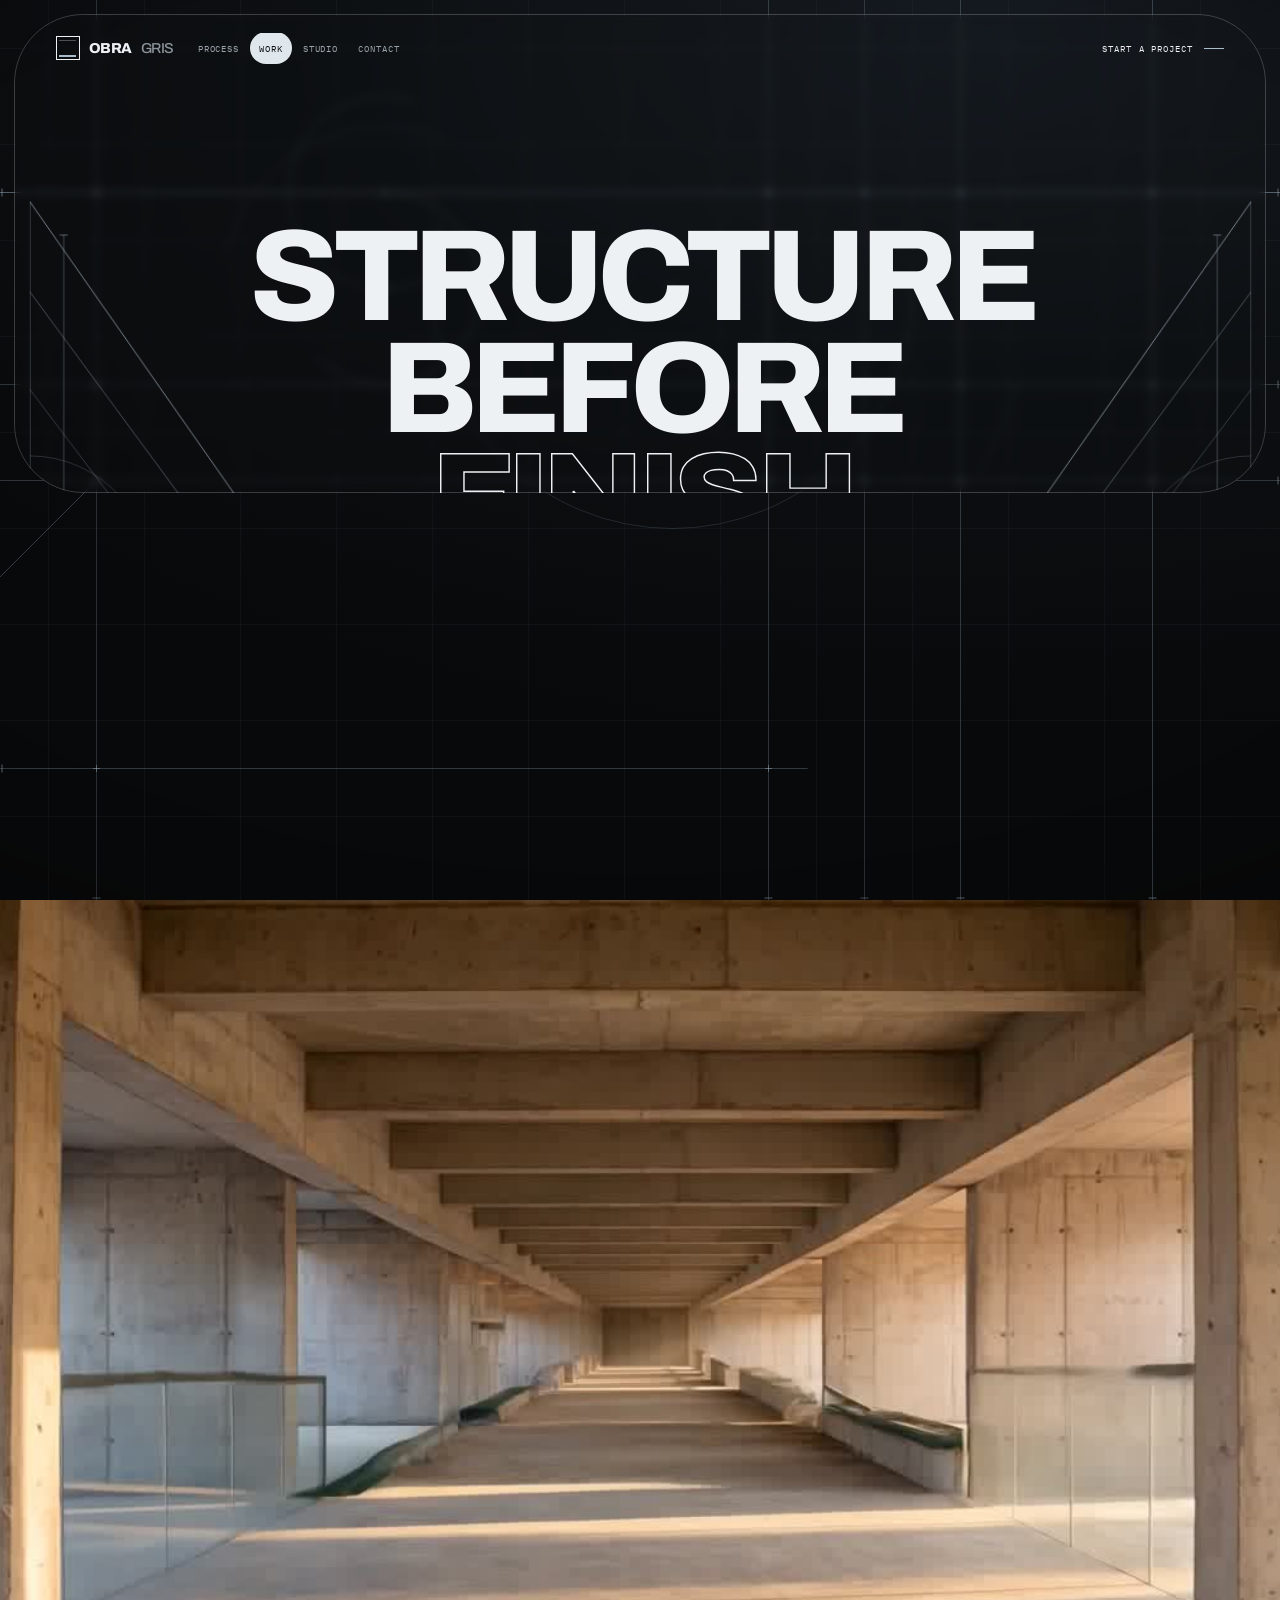
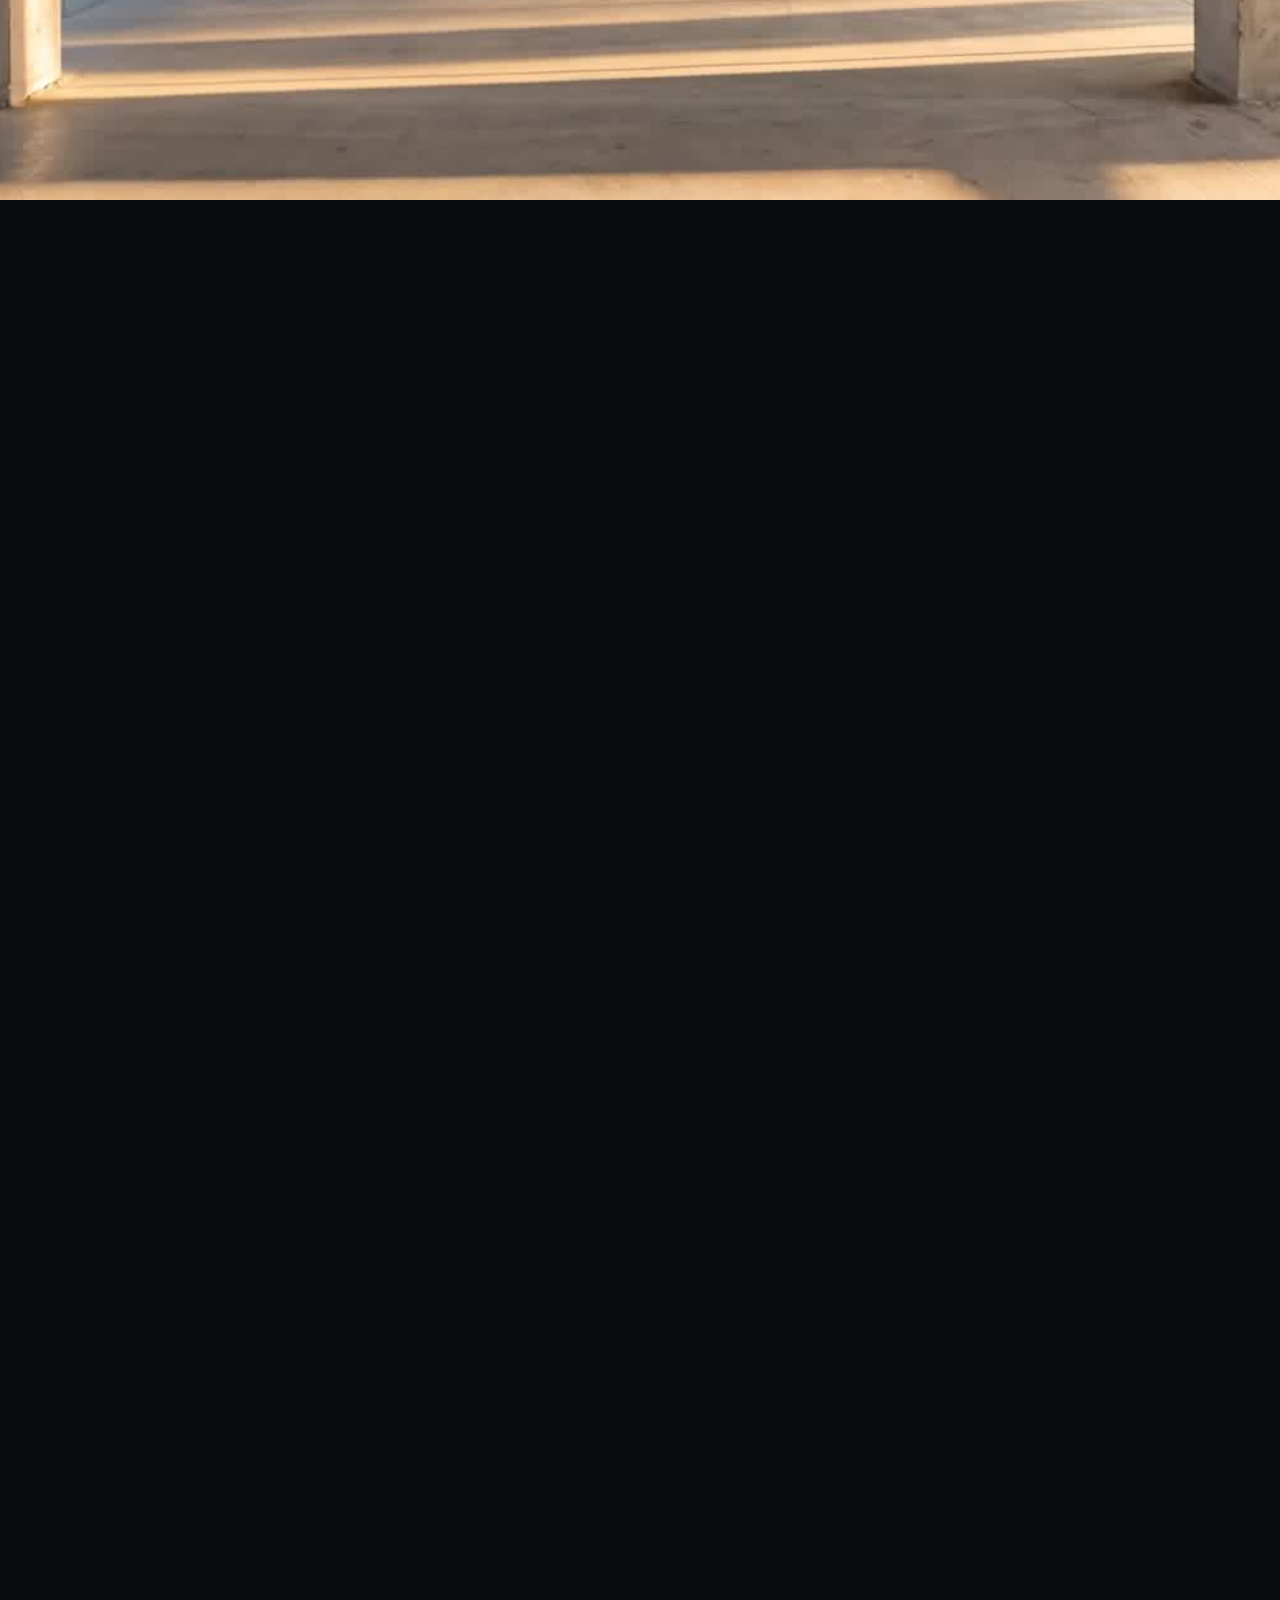
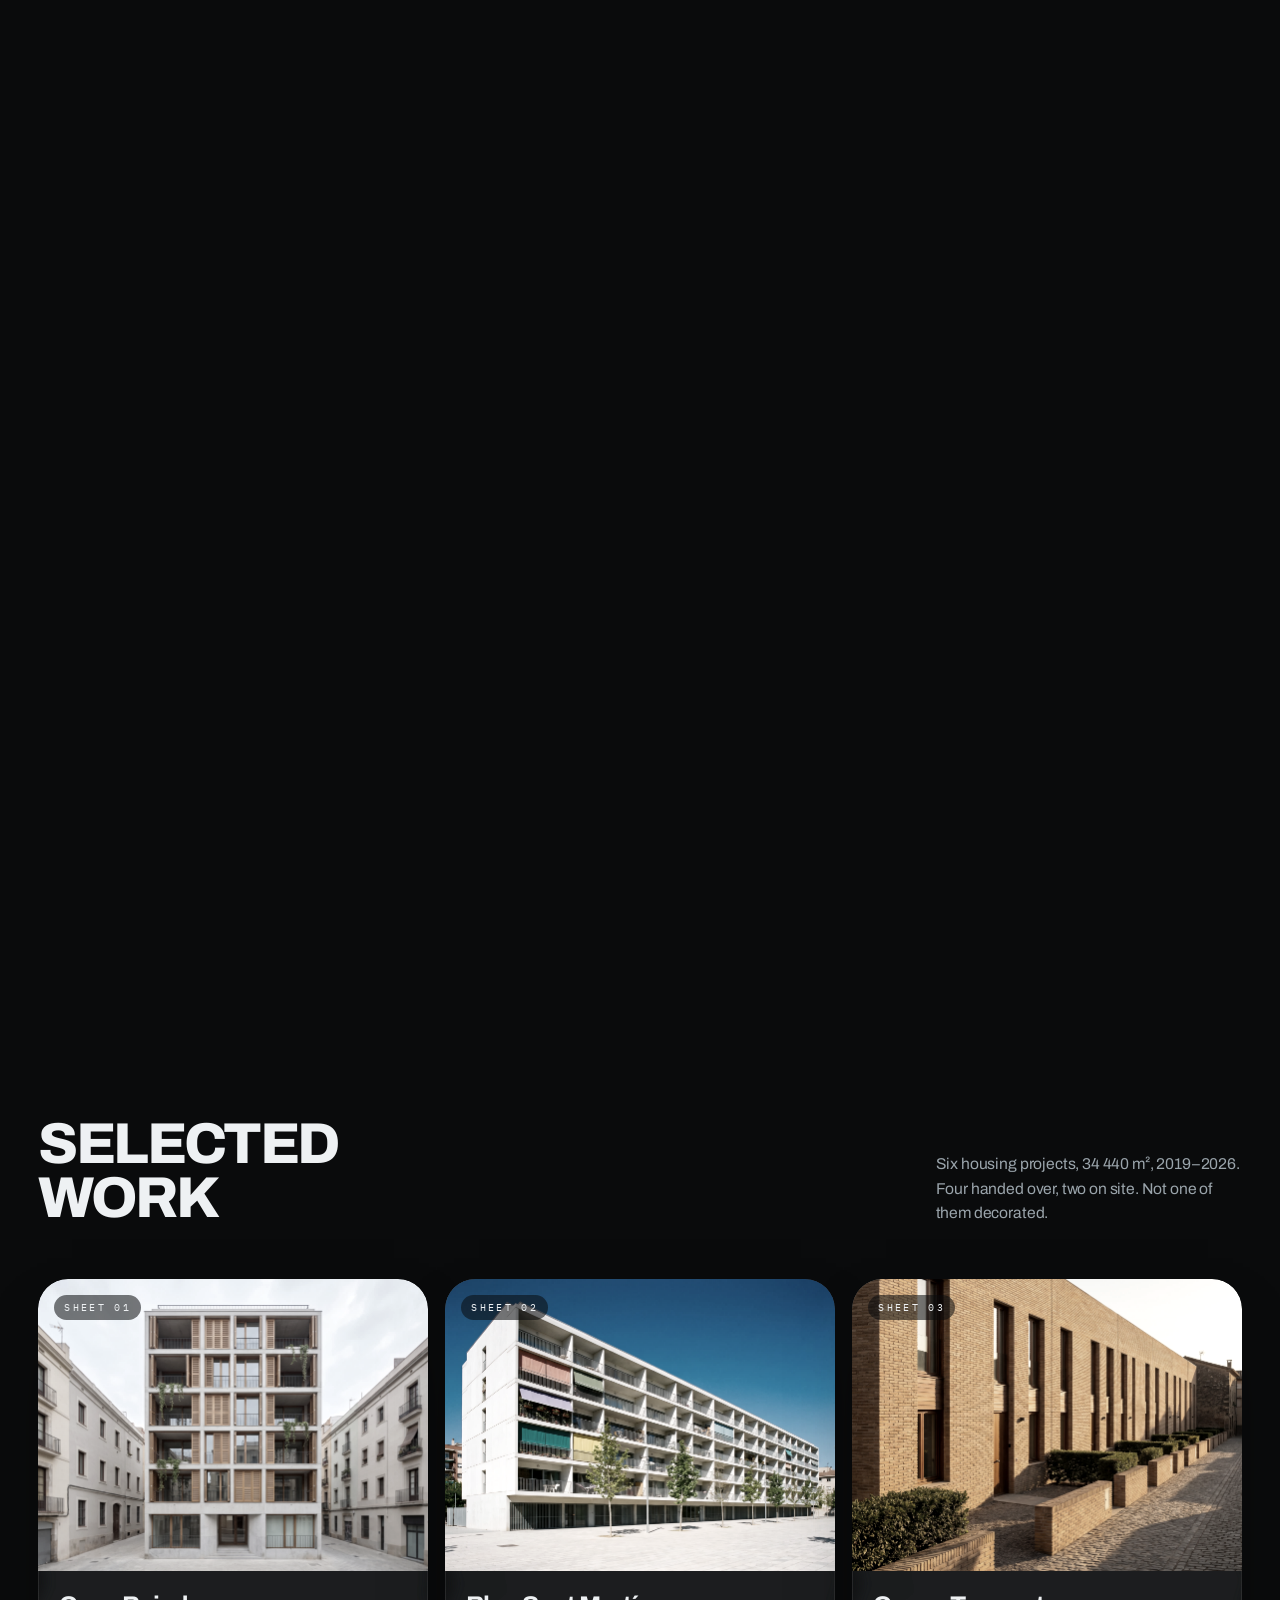
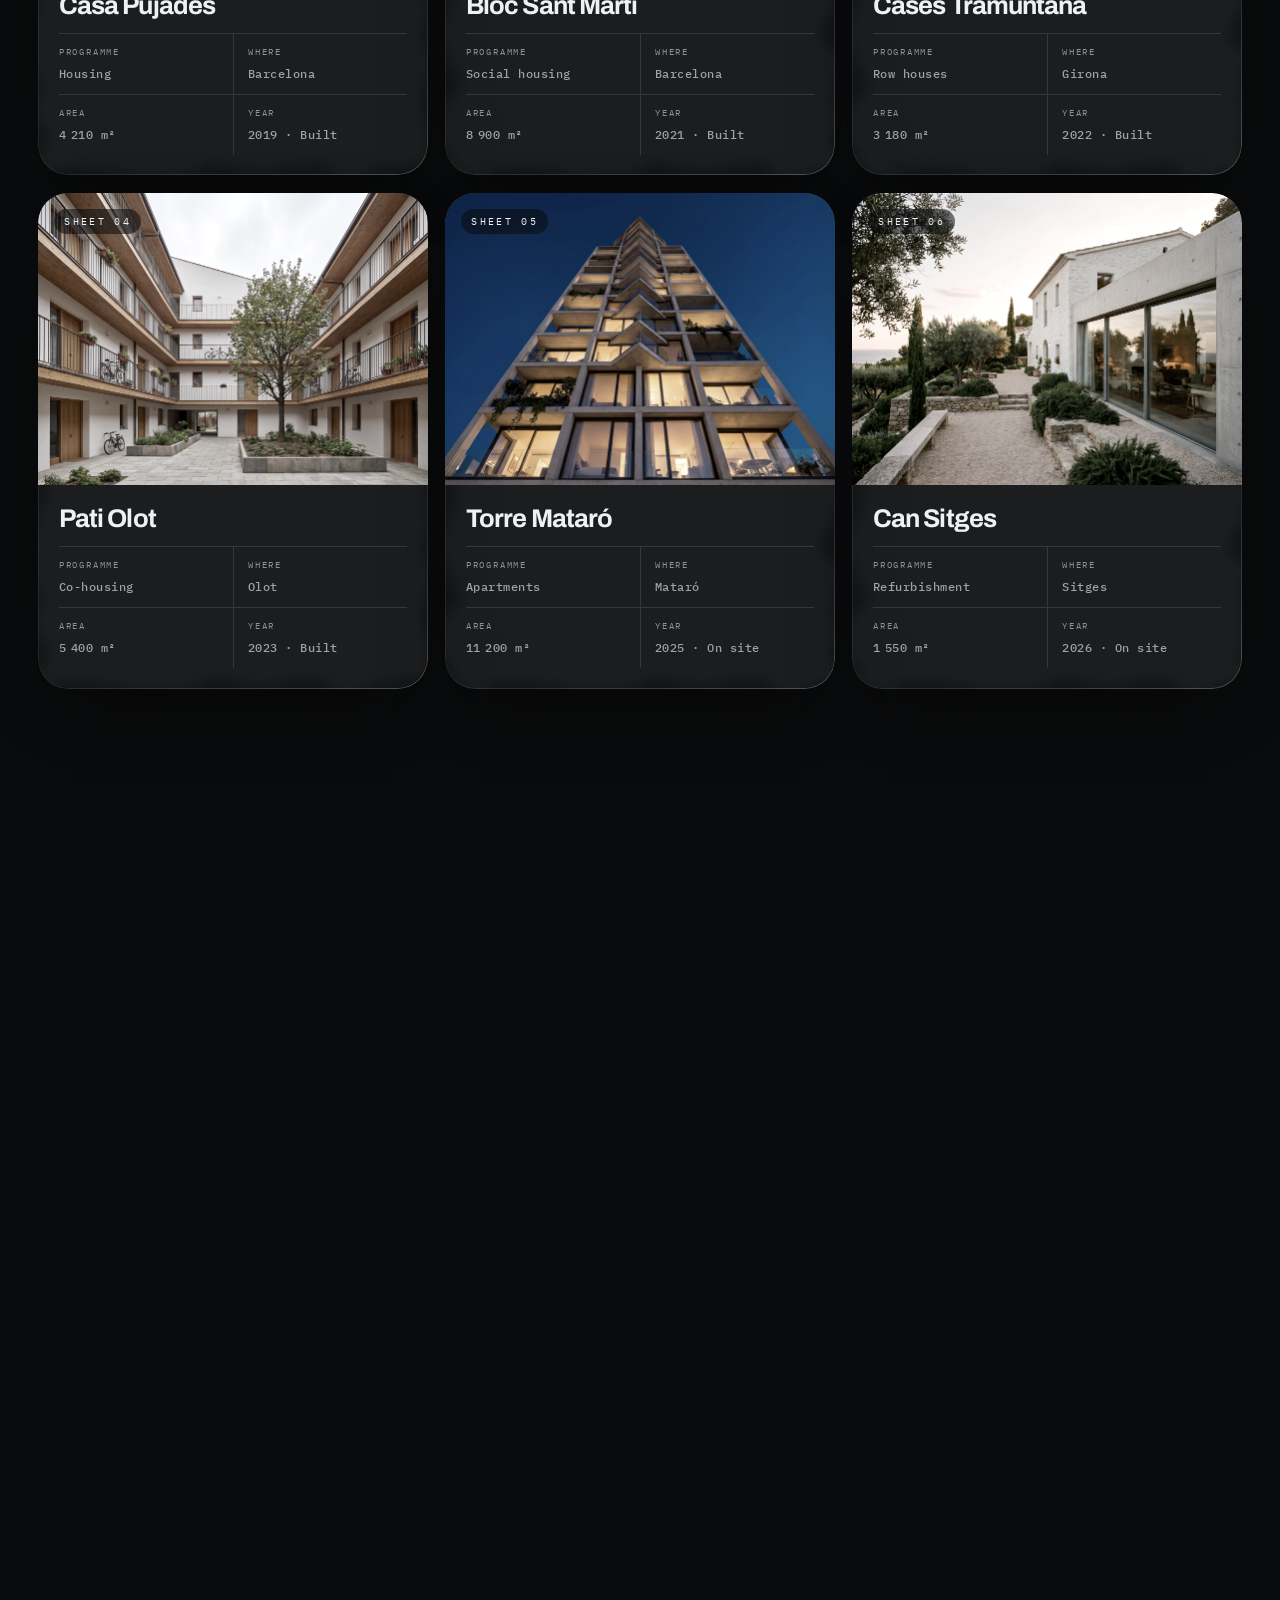
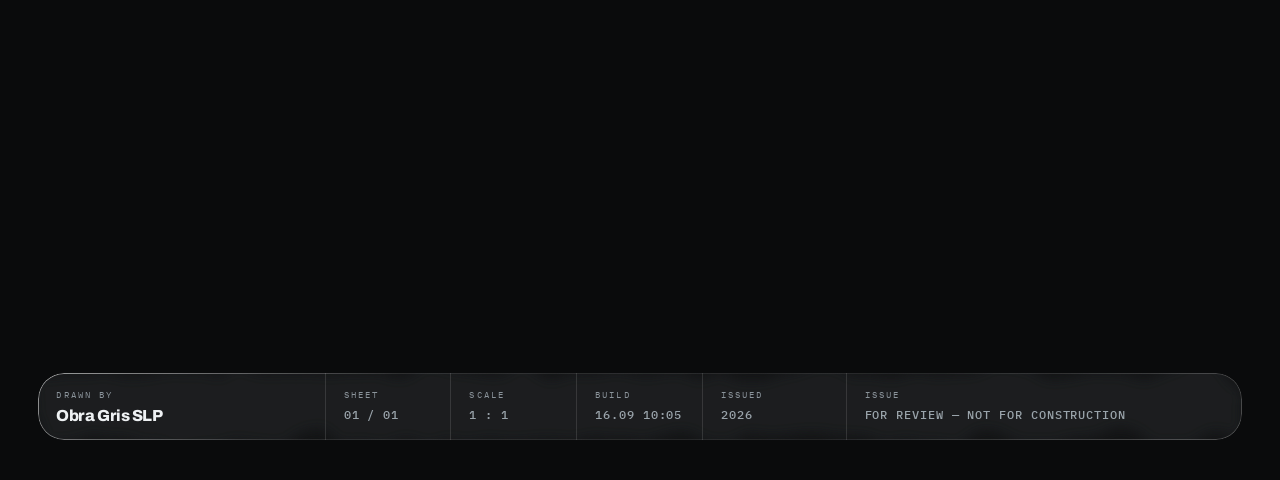
<file: sites/arch/index.html>
<!DOCTYPE html>
<html lang="en">
<head><script src="m/fr0.js"></script><script src="m/fr1.js"></script>
<meta charset="UTF-8">
<meta name="viewport" content="width=device-width, initial-scale=1, viewport-fit=cover">
<title>Obra Gris — Architecture Studio, Barcelona</title>
<meta name="description" content="Obra Gris — architecture studio in Barcelona, founded 2014. Structure before finish: buildings drawn in the order they are actually built.">
<script>document.documentElement.className+=" js";</script>
<meta name="theme-color" content="#0a0b0c">
<meta name="robots" content="index,follow,max-snippet:-1,max-image-preview:large,max-video-preview:-1">
<link rel="alternate" type="text/markdown" href="/llms.txt">
<link rel="canonical" href="https://obragris.com/">
<meta property="og:type" content="website">
<meta property="og:site_name" content="Obra Gris">
<meta property="og:title" content="Obra Gris — Structure before finish">
<meta property="og:description" content="Architecture studio in Barcelona. Six housing projects, 34 440 m², drawn in the order they are actually built.">
<meta property="og:url" content="https://obragris.com/">
<meta name="twitter:card" content="summary">
<meta name="twitter:title" content="Obra Gris — Structure before finish">
<meta name="twitter:description" content="Architecture studio in Barcelona. Six housing projects, 34 440 m².">
<link rel="icon" href="data:image/svg+xml,%3Csvg xmlns='http://www.w3.org/2000/svg' viewBox='0 0 32 32'%3E%3Crect width='32' height='32' fill='%230a0b0c'/%3E%3Crect x='7' y='7' width='18' height='18' fill='none' stroke='%23eef1f3' stroke-width='2'/%3E%3Crect x='10' y='19' width='12' height='3' fill='%23a8bcc9'/%3E%3C/svg%3E">
<script type="application/ld+json">
{"@context":"https://schema.org","@type":["Organization","ProfessionalService"],"name":"Obra Gris",
 "alternateName":"Obra Gris SLP","description":"Architecture studio in Barcelona, founded 2014.",
 "url":"https://obragris.com/","email":"studio@obragris.com","foundingDate":"2014",
 "sameAs":["https://www.instagram.com/obragris/"],
 "areaServed":{"@type":"Country","name":"Spain"},
 "address":{"@type":"PostalAddress","streetAddress":"Carrer de Pujades 77","postalCode":"08005","addressLocality":"Barcelona","addressRegion":"Catalonia","addressCountry":"ES"},
 "geo":{"@type":"GeoCoordinates","latitude":41.3925,"longitude":2.1957}}
</script>
<script type="application/ld+json">
{"@context":"https://schema.org","@type":"ItemList","name":"Selected work — Obra Gris","itemListElement":[{"@type":"ListItem","position":1,"item":{"@type":"CreativeWork","name":"Casa Pujades","genre":"Housing","dateCreated":"2019","creativeWorkStatus":"Built","locationCreated":{"@type":"Place","name":"Barcelona, Catalonia, Spain"},"size":"4 210 m²","creator":{"@type":"Organization","name":"Obra Gris"}}},{"@type":"ListItem","position":2,"item":{"@type":"CreativeWork","name":"Bloc Sant Martí","genre":"Social housing","dateCreated":"2021","creativeWorkStatus":"Built","locationCreated":{"@type":"Place","name":"Barcelona, Catalonia, Spain"},"size":"8 900 m²","creator":{"@type":"Organization","name":"Obra Gris"}}},{"@type":"ListItem","position":3,"item":{"@type":"CreativeWork","name":"Cases Tramuntana","genre":"Row houses","dateCreated":"2022","creativeWorkStatus":"Built","locationCreated":{"@type":"Place","name":"Girona, Catalonia, Spain"},"size":"3 180 m²","creator":{"@type":"Organization","name":"Obra Gris"}}},{"@type":"ListItem","position":4,"item":{"@type":"CreativeWork","name":"Pati Olot","genre":"Co-housing","dateCreated":"2023","creativeWorkStatus":"Built","locationCreated":{"@type":"Place","name":"Olot, Catalonia, Spain"},"size":"5 400 m²","creator":{"@type":"Organization","name":"Obra Gris"}}},{"@type":"ListItem","position":5,"item":{"@type":"CreativeWork","name":"Torre Mataró","genre":"Apartments","dateCreated":"2025","creativeWorkStatus":"On site","locationCreated":{"@type":"Place","name":"Mataró, Catalonia, Spain"},"size":"11 200 m²","creator":{"@type":"Organization","name":"Obra Gris"}}},{"@type":"ListItem","position":6,"item":{"@type":"CreativeWork","name":"Can Sitges","genre":"Refurbishment","dateCreated":"2026","creativeWorkStatus":"On site","locationCreated":{"@type":"Place","name":"Sitges, Catalonia, Spain"},"size":"1 550 m²","creator":{"@type":"Organization","name":"Obra Gris"}}}]}
</script>



<style>
@font-face{font-family:'Archivo';font-style:normal;font-weight:400;font-display:swap;src:url('[data-uri]') format('woff2')}
@font-face{font-family:'Archivo';font-style:normal;font-weight:500;font-display:swap;src:url('[data-uri]') format('woff2')}
@font-face{font-family:'Archivo';font-style:normal;font-weight:700;font-display:swap;src:url('[data-uri]') format('woff2')}
@font-face{font-family:'Archivo';font-style:normal;font-weight:800;font-display:swap;src:url('[data-uri]') format('woff2')}
@font-face{font-family:'IBM Plex Mono';font-style:normal;font-weight:400;font-display:swap;src:url('[data-uri]') format('woff2')}
@font-face{font-family:'IBM Plex Mono';font-style:normal;font-weight:500;font-display:swap;src:url('[data-uri]') format('woff2')}
</style>
<style>
#page{display:contents}
*,*::before,*::after{margin:0;padding:0;box-sizing:border-box}
:root{
  --bg:#0a0b0c;
  --ink:#eef1f3; --muted:#9aa4ab; --faint:#8b949b;
  --line:rgba(255,255,255,.12); --line2:rgba(255,255,255,.28);
  --acc:#a8bcc9; --acc2:#dfe7ec;
  --display:"Archivo",system-ui,-apple-system,sans-serif;
  --mono:"IBM Plex Mono",ui-monospace,monospace;
  --e:cubic-bezier(.16,.84,.3,1);
  --maxw:1320px; --r:40px;
}
html{-webkit-font-smoothing:antialiased;scroll-behavior:smooth}
body{font-family:var(--display);background:var(--bg);color:var(--ink);overflow-x:hidden;letter-spacing:-.01em}

a{color:inherit;text-decoration:none}
:focus-visible{outline:2px solid var(--acc2);outline-offset:3px;border-radius:4px}
.sheet:focus-visible,.card:focus-visible,.cl:focus-visible{outline-offset:-3px}
::selection{background:var(--acc);color:#111}
canvas{display:block}

/* ---------- фон: лист, который непрерывно чертят ---------- */
.seo{max-width:70ch;margin:0 auto 28px;padding:0 clamp(16px,3vw,44px);color:var(--muted);line-height:1.6}
.seo h2,.seo h4{color:var(--ink);font-weight:700;margin-bottom:8px}
.js .seo{position:absolute;left:-9999px;top:0;width:1px;height:1px;overflow:hidden;margin:0;padding:0}
.field{position:fixed;inset:0;z-index:0;pointer-events:none;overflow:hidden;
  background:radial-gradient(130% 100% at 76% 4%,#151a20 0%,#0d1013 38%,#08090a 78%)}
.field canvas{position:absolute;inset:0;width:100%;height:100%}

.vig{position:fixed;inset:0;z-index:59;pointer-events:none;
  background:radial-gradient(130% 100% at 50% 45%,transparent 52%,rgba(0,0,0,.5) 100%)}

/* ---------- loader ---------- */
.loader{position:fixed;inset:0;z-index:200;background:#08080a;display:grid;place-items:center;transition:opacity .7s var(--e),visibility .7s}
.loader.done{opacity:0;visibility:hidden}
.loader{background:linear-gradient(180deg,#0f1114,#08090b)}
.ld-in{position:relative;text-align:center}
.ld-in{width:min(880px,88vw)}
.ldsvg{display:block;width:100%;height:auto}
.ldsvg path{fill:none;stroke-linecap:square}
.ldsvg .c{stroke:#68767f;stroke-width:.9}
.ldsvg .m{stroke:#c9d3db;stroke-width:1.5}
.ldsvg .d{stroke:var(--acc);stroke-width:.9}
.ldsvg text{font-family:var(--mono);font-size:12px;letter-spacing:.16em;fill:#7d8b96}
@media(max-width:640px){.ldsvg .tb{display:none}.ldsvg text{font-size:20px;letter-spacing:.1em}}
.ld-meta{display:flex;justify-content:space-between;align-items:baseline;margin-top:20px;
  font-family:var(--mono);font-size:.7rem;letter-spacing:.3em;text-transform:uppercase;color:var(--muted)}
.ld-meta b{font-weight:500;color:#e8edf1}
.ld-bar{margin:14px auto 0;width:100%;height:1px;background:rgba(255,255,255,.14);position:relative;overflow:hidden}
.ld-bar i{position:absolute;inset:0 100% 0 0;background:var(--acc);transition:right .2s linear}

/* ---------- курсор: карандаш, остриё — точка нажатия ---------- */
@media(hover:hover) and (pointer:fine){
  body{cursor:url("data:image/svg+xml,%3Csvg%20xmlns%3D%22http%3A%2F%2Fwww.w3.org%2F2000%2Fsvg%22%20width%3D%2232%22%20height%3D%2232%22%20viewBox%3D%220%200%2032%2032%22%3E%0A%3Cg%20transform%3D%22translate%283%203%29%20rotate%28-42%29%22%3E%0A%3Cpath%20d%3D%22M0%200%20L-2.9%208.4%20L-2.9%2025.6%20A2.9%202.9%200%200%200%202.9%2025.6%20L2.9%208.4%20Z%22%20fill%3D%22none%22%20stroke%3D%22%2308090a%22%20stroke-width%3D%222.8%22%20stroke-linejoin%3D%22round%22%2F%3E%0A%3Cpath%20d%3D%22M0%200%20L-2.9%208.4%20L2.9%208.4%20Z%22%20fill%3D%22%239aa4ab%22%2F%3E%0A%3Cpath%20d%3D%22M0%200%20L-1.05%203.05%20L1.05%203.05%20Z%22%20fill%3D%22%232c3237%22%2F%3E%0A%3Cpath%20d%3D%22M-2.9%208.4%20L2.9%208.4%20L2.9%2022.2%20L-2.9%2022.2%20Z%22%20fill%3D%22%23eef1f3%22%2F%3E%0A%3Cpath%20d%3D%22M-2.9%2022.2%20L2.9%2022.2%20L2.9%2024.4%20L-2.9%2024.4%20Z%22%20fill%3D%22%238d949a%22%2F%3E%0A%3Cpath%20d%3D%22M-2.9%2024.4%20L2.9%2024.4%20L2.9%2025.6%20A2.9%202.9%200%200%201%20-2.9%2025.6%20Z%22%20fill%3D%22%23d7dde2%22%2F%3E%0A%3Cpath%20d%3D%22M0%200%20L-2.9%208.4%20L-2.9%2025.6%20A2.9%202.9%200%200%200%202.9%2025.6%20L2.9%208.4%20Z%22%20fill%3D%22none%22%20stroke%3D%22%2308090a%22%20stroke-width%3D%220.9%22%20stroke-linejoin%3D%22round%22%2F%3E%0A%3Cpath%20d%3D%22M-2.9%208.4%20L2.9%208.4%20M-2.9%2022.2%20L2.9%2022.2%20M-2.9%2024.4%20L2.9%2024.4%22%20stroke%3D%22%2308090a%22%20stroke-width%3D%220.9%22%2F%3E%0A%3C%2Fg%3E%3C%2Fsvg%3E") 3 3, auto}
  a,button,.sheet,.card,summary,[role="button"]{cursor:url("data:image/svg+xml,%3Csvg%20xmlns%3D%22http%3A%2F%2Fwww.w3.org%2F2000%2Fsvg%22%20width%3D%2232%22%20height%3D%2232%22%20viewBox%3D%220%200%2032%2032%22%3E%0A%3Cg%20transform%3D%22translate%283%203%29%20rotate%28-28%29%22%3E%0A%3Cpath%20d%3D%22M0%200%20L-2.9%208.4%20L-2.9%2025.6%20A2.9%202.9%200%200%200%202.9%2025.6%20L2.9%208.4%20Z%22%20fill%3D%22none%22%20stroke%3D%22%2308090a%22%20stroke-width%3D%222.8%22%20stroke-linejoin%3D%22round%22%2F%3E%0A%3Cpath%20d%3D%22M0%200%20L-2.9%208.4%20L2.9%208.4%20Z%22%20fill%3D%22%239aa4ab%22%2F%3E%0A%3Cpath%20d%3D%22M0%200%20L-1.05%203.05%20L1.05%203.05%20Z%22%20fill%3D%22%232c3237%22%2F%3E%0A%3Cpath%20d%3D%22M-2.9%208.4%20L2.9%208.4%20L2.9%2022.2%20L-2.9%2022.2%20Z%22%20fill%3D%22%23eef1f3%22%2F%3E%0A%3Cpath%20d%3D%22M-2.9%2022.2%20L2.9%2022.2%20L2.9%2024.4%20L-2.9%2024.4%20Z%22%20fill%3D%22%23a8bcc9%22%2F%3E%0A%3Cpath%20d%3D%22M-2.9%2024.4%20L2.9%2024.4%20L2.9%2025.6%20A2.9%202.9%200%200%201%20-2.9%2025.6%20Z%22%20fill%3D%22%23d7dde2%22%2F%3E%0A%3Cpath%20d%3D%22M0%200%20L-2.9%208.4%20L-2.9%2025.6%20A2.9%202.9%200%200%200%202.9%2025.6%20L2.9%208.4%20Z%22%20fill%3D%22none%22%20stroke%3D%22%2308090a%22%20stroke-width%3D%220.9%22%20stroke-linejoin%3D%22round%22%2F%3E%0A%3Cpath%20d%3D%22M-2.9%208.4%20L2.9%208.4%20M-2.9%2022.2%20L2.9%2022.2%20M-2.9%2024.4%20L2.9%2024.4%22%20stroke%3D%22%2308090a%22%20stroke-width%3D%220.9%22%2F%3E%0A%3C%2Fg%3E%3C%2Fsvg%3E") 3 3, pointer}
}

/* ---------- nav ---------- */
.nav{position:fixed;left:14px;right:14px;top:14px;z-index:80;height:66px;border-radius:var(--r);overflow:hidden;
  background:transparent;border:1px solid rgba(255,255,255,.20);
  pointer-events:none;will-change:height;
  -webkit-backdrop-filter:none;backdrop-filter:none}
.nav::before{content:'';position:absolute;inset:0;border-radius:inherit;padding:1px;pointer-events:none;
  opacity:var(--ring,0);
  background:linear-gradient(152deg,rgba(255,255,255,.34),rgba(255,255,255,.07) 30%,rgba(255,255,255,.05) 70%,rgba(255,255,255,.14));
  -webkit-mask:linear-gradient(#000 0 0) content-box,linear-gradient(#000 0 0);-webkit-mask-composite:xor;
  mask:linear-gradient(#000 0 0) content-box,linear-gradient(#000 0 0);mask-composite:exclude}
.nav-in,.nav .logo,.nav-mid,.nav-cta,.burger{pointer-events:auto}
.nav-in{position:absolute;left:0;right:0;top:0;height:66px;display:flex;align-items:center;
  max-width:100%;padding:0 clamp(30px,3.2vw,60px);width:100%;gap:clamp(8px,1.2vw,22px);min-width:0}
.logo{display:flex;align-items:center;gap:9px;flex:none;font-weight:800;letter-spacing:-.04em;font-size:clamp(.9rem,1.1vw,1.02rem);flex:none;white-space:nowrap}
.logo b{font-weight:800}
.logo span{color:var(--faint);font-weight:500}
.logo-mk{width:24px;height:24px;position:relative;overflow:hidden;border:1.5px solid var(--ink);flex:none}
.logo-mk i{position:absolute;left:2.5px;right:2.5px;bottom:2.5px;background:var(--acc);height:2px;
  transition:height .5s var(--e),background .5s}
.logo:hover .logo-mk i{background:var(--acc2)}
.logo-mk::after{content:'';position:absolute;left:2.5px;right:2.5px;top:2.5px;height:1px;background:var(--line2);
  animation:mkScan 4.2s var(--e) infinite}
@keyframes mkScan{0%,100%{transform:translateY(0);opacity:.65}50%{transform:translateY(16px);opacity:.15}}
.nav-mid{display:flex;gap:2px;position:relative;flex:0 1 auto;min-width:0;overflow:hidden}
.nav-mid a{font-family:var(--mono);font-size:clamp(.58rem,.68vw,.68rem);letter-spacing:.1em;text-transform:uppercase;color:var(--muted);
  padding:9px clamp(7px,.7vw,12px);white-space:nowrap;flex:none;border-radius:100px;transition:color .25s;position:relative;z-index:1}
.nav-mid a:hover,.nav-mid a.active{color:#0d0f11}
.nav-ind{position:absolute;left:0;top:50%;translate:0 -50%;height:32px;width:0;border-radius:100px;
  background:var(--acc2);opacity:0;transition:all .45s var(--e);pointer-events:none}
.nav-sp{flex:1}
.nav-cta{font-family:var(--mono);font-size:clamp(.58rem,.68vw,.68rem);letter-spacing:.12em;white-space:nowrap;flex:none;text-transform:uppercase;color:var(--ink);
  display:flex;align-items:center;gap:10px;flex:none;padding:6px 0;position:relative}
.nav-cta i{width:clamp(14px,1.6vw,26px);height:1px;background:var(--acc);display:block;transition:width .4s var(--e)}
.nav-cta:hover i{width:44px}
.burger{display:none;flex-direction:column;gap:5px;background:none;border:0;cursor:pointer;padding:6px}
.burger span{width:22px;height:1.5px;background:var(--ink);transition:.3s var(--e)}
body.menu-open .burger span:nth-child(1){transform:translateY(6.5px) rotate(45deg)}
body.menu-open .burger span:nth-child(2){opacity:0}
body.menu-open .burger span:nth-child(3){transform:translateY(-6.5px) rotate(-45deg)}
.mobile{position:fixed;inset:92px 14px auto 14px;z-index:79;border:0;border-radius:var(--r);
  background:rgba(14,15,17,.72);padding:18px;display:none;flex-direction:column;gap:2px;
  opacity:0;transform:translateY(-8px);pointer-events:none;visibility:hidden;transition:opacity .3s var(--e),transform .3s var(--e),visibility 0s .3s}
body.menu-open .mobile{opacity:1;transform:none;pointer-events:auto;visibility:visible;transition-delay:0s}
.mobile a{font-family:var(--mono);font-size:.9rem;letter-spacing:.1em;text-transform:uppercase;padding:12px 4px;border-bottom:1px solid var(--line)}
.mobile a.ml-cta{border-bottom:0;margin-top:10px;background:var(--ink);color:#0a0b0c;border-radius:100px;text-align:center;padding:14px 4px}
.mobile a:last-child{border:0}

/* ---------- hero ---------- */
.hero{position:relative;z-index:12;min-height:100svh;display:flex;align-items:center;
  padding:clamp(150px,22vh,250px) clamp(20px,3.4vw,52px) clamp(56px,7vh,96px);overflow:hidden}
.heroglass{position:fixed;left:14px;right:14px;top:14px;height:0;z-index:11;pointer-events:none;
  border-radius:var(--r);
  -webkit-backdrop-filter:blur(4px) saturate(1.06) brightness(.88);
  backdrop-filter:blur(4px) saturate(1.06) brightness(.88);
  background:rgba(226,233,240,.012)}
.hero-inner{position:relative;z-index:1;width:100%;max-width:var(--maxw);margin:0 auto}
.eyebrow{font-family:var(--mono);font-size:.72rem;letter-spacing:.34em;text-transform:uppercase;color:var(--acc);display:flex;align-items:center;gap:12px;margin-bottom:24px}
.eyebrow::before{content:'';width:38px;height:1px;background:var(--acc)}
.hero h1{font-size:clamp(2.9rem,10.5vw,9.4rem);font-weight:800;line-height:.86;letter-spacing:-.055em;text-transform:uppercase}
.hero h1{text-align:center;position:relative;z-index:1}
.hero-head{position:relative}
.braces{position:absolute;inset:-6% -3%;width:106%;height:112%;pointer-events:none;display:block}
@media(max-width:760px){.braces{display:none}}
.hero h1 .li{display:block;overflow:hidden}
.hero h1 .li i{display:block;font-style:normal;text-indent:.014em;transform:translateY(105%);transition:transform 1.1s var(--e)}
body:not(.loading) .hero h1 .li i{transform:none}
.hero h1 .li:nth-child(2) i{transition-delay:.09s}
.hero h1 .li:nth-child(3) i{transition-delay:.18s}
.hero h1 em{font-style:normal;color:transparent;-webkit-text-stroke:1.5px var(--ink)}
.hero-foot{display:grid;grid-template-columns:1fr;gap:clamp(20px,3vh,34px);justify-items:center;
  margin-top:clamp(28px,5vh,54px);padding-top:0;
  opacity:0;transform:translateY(14px);transition:.9s var(--e) .5s}
body:not(.loading) .hero-foot{opacity:1;transform:none}
.hero-foot p{max-width:56ch;margin-inline:auto;text-align:center;color:var(--muted);font-size:clamp(1rem,1.25vw,1.22rem);line-height:1.5;letter-spacing:-.012em}
.hero-stats{display:grid;grid-template-columns:repeat(3,auto);align-items:end;justify-content:center;
  gap:clamp(22px,4vw,64px);text-align:center}
.hero-stats div{padding-left:clamp(22px,4vw,64px);border-left:1px solid var(--line)}
.hero-stats div:first-child{padding-left:0;border-left:0}
.hero-stats b{display:block;font-family:var(--display);font-size:clamp(1.7rem,3.4vw,2.7rem);font-weight:800;
  letter-spacing:-.045em;line-height:1;margin-bottom:8px}
.hero-stats span{font-family:var(--mono);display:block;font-size:.6rem;letter-spacing:.18em;text-transform:uppercase;color:var(--faint);line-height:1.45}
@media(max-width:860px){
  .hero-stats div{display:flex;flex-direction:column;justify-content:flex-start;align-items:center}
}
@media(max-width:600px){
  .eyebrow{font-size:.6rem;letter-spacing:.2em;gap:9px}
  .eyebrow::before{width:24px;flex:none}
}

/* ---------- the scroll world ---------- */
.world{position:relative;z-index:10}
.stage{position:sticky;top:0;height:100svh;overflow:hidden}
.scene-frame{position:absolute;inset:0;overflow:hidden;background:#08080a}
.scene-frame canvas,.scene-frame video{position:absolute;inset:0;width:100%;height:100%;object-fit:cover}
.film{z-index:2;opacity:0;transition:opacity .35s}
.scene-frame.hasfilm .film{opacity:1}
.scene-frame.hasfilm .cam{opacity:0}
.scene-frame video{opacity:0;transition:opacity .4s}
.scene-frame.hasvid video{opacity:1}
.scene-frame.hasvid canvas{opacity:0}
.scrim{position:absolute;inset:0;pointer-events:none;
  background:linear-gradient(to top,rgba(6,6,7,.88) 0%,rgba(6,6,7,.26) 44%,transparent 68%),
             linear-gradient(to right,rgba(6,6,7,.55),transparent 48%)}
.scene-copy{opacity:0;position:absolute;left:clamp(20px,3.4vw,52px);right:clamp(20px,3.4vw,52px);bottom:clamp(52px,8vh,88px);
  display:flex;align-items:flex-end;justify-content:space-between;gap:30px;flex-wrap:wrap;will-change:transform,opacity}
.sc-l{max-width:640px}
.sc-num{font-family:var(--mono);font-size:.7rem;letter-spacing:.3em;color:var(--acc);text-transform:uppercase;margin-bottom:14px;display:flex;gap:14px;align-items:center}
.sc-num::after{content:'';flex:1;max-width:70px;height:1px;background:var(--line2)}
.scene-copy h2{font-size:clamp(1.9rem,5.2vw,4.4rem);font-weight:800;line-height:.94;letter-spacing:-.045em;text-transform:uppercase;
  text-shadow:0 2px 40px rgba(0,0,0,.6)}
.scene-copy p{margin-top:16px;color:var(--muted);max-width:46ch;line-height:1.58;font-size:clamp(.92rem,1.05vw,1.02rem)}
.sc-tags{display:flex;gap:8px;flex-wrap:wrap;margin-top:20px}
.glass{-webkit-backdrop-filter:blur(14px) saturate(1.3) brightness(1.9);backdrop-filter:blur(14px) saturate(1.3) brightness(1.9);
  box-shadow:0 30px 70px -34px rgba(0,0,0,.8)}
@supports (backdrop-filter:blur(2px) url(#glassRefract)) or (-webkit-backdrop-filter:blur(2px) url(#glassRefract)){
  .glass{-webkit-backdrop-filter:blur(1.5px) saturate(1.4) url(#glassRefract) blur(7px) brightness(1.95);
         backdrop-filter:blur(1.5px) saturate(1.4) url(#glassRefract) blur(7px) brightness(1.95)}
}
.glass::after{content:'';position:absolute;inset:0;border-radius:inherit;pointer-events:none;z-index:-1;background:rgba(226,233,240,.022)}
.glass::before{content:'';position:absolute;inset:0;border-radius:inherit;padding:1px;pointer-events:none;
  background:linear-gradient(152deg,rgba(255,255,255,.58),rgba(255,255,255,.10) 28%,rgba(255,255,255,.07) 68%,rgba(255,255,255,.26));
  -webkit-mask:linear-gradient(#000 0 0) content-box,linear-gradient(#000 0 0);-webkit-mask-composite:xor;
  mask:linear-gradient(#000 0 0) content-box,linear-gradient(#000 0 0);mask-composite:exclude}
.sc-tags span{font-family:var(--mono);font-size:.64rem;letter-spacing:.14em;text-transform:uppercase;color:var(--muted);
  border:0;border-radius:100px;padding:8px 14px;background:rgba(255,255,255,.04)}
.sc-meta{font-family:var(--mono);font-size:.68rem;letter-spacing:.14em;text-transform:uppercase;color:var(--muted);text-align:right;line-height:2;text-shadow:0 1px 14px rgba(0,0,0,.75)}
.sc-meta b{color:var(--ink);font-weight:500}

/* progress rail */
.rail{position:fixed;right:clamp(12px,1.6vw,22px);top:50%;transform:translateY(-50%);z-index:70;display:flex;flex-direction:column;gap:12px;
  opacity:0;pointer-events:none;transition:opacity .5s}
.rail.on{opacity:1;pointer-events:auto}
.rail:not(.on) a{visibility:hidden}
.rail a{display:flex;align-items:center;gap:10px;justify-content:flex-end;font-family:var(--mono);font-size:.6rem;
  letter-spacing:.18em;text-transform:uppercase;color:var(--faint);transition:color .3s;padding:7px 0}
.rail a i{width:22px;height:1px;background:var(--line2);transition:.4s var(--e)}
.rail a.on{color:var(--ink)}
.rail a.on i{width:44px;background:var(--acc)}
.rail a:hover{color:var(--ink)}
.rail-lab{opacity:0;transform:translateX(6px);transition:.3s var(--e)}
.rail a:hover .rail-lab,.rail a.on .rail-lab{opacity:1;transform:none}

/* ---------- work: листы, не строки ---------- */
.sec{position:relative;z-index:10;max-width:var(--maxw);margin:0 auto;padding:clamp(90px,13vh,150px) clamp(16px,3vw,44px) 0}
.sec-cta{margin-top:clamp(26px,3vw,40px);color:var(--muted);font-size:.98rem;line-height:1.55}
.sec-cta a{border-bottom:1px solid var(--line2);padding-bottom:2px;color:var(--ink)}
.sec-cta a:hover{border-color:var(--ink)}
.sec-head{display:flex;justify-content:space-between;align-items:flex-end;gap:24px;flex-wrap:wrap;margin-bottom:clamp(34px,6vh,64px)}
.sec-head h3{font-size:clamp(1.9rem,5vw,3.6rem);font-weight:800;letter-spacing:-.045em;text-transform:uppercase;line-height:.94}
.sec-head p{color:var(--muted);max-width:34ch;line-height:1.55;font-size:.98rem}
.reveal{opacity:0;transform:translateY(26px);transition:opacity .9s var(--e),transform .9s var(--e)}
.reveal.in{opacity:1;transform:none}
.sheets{display:grid;grid-template-columns:repeat(auto-fit,minmax(min(340px,100%),1fr));gap:clamp(12px,1.4vw,18px)}
.card,.sheet,.contact-in,.tb,.sc-tags span{position:relative}
.sheets{perspective:900px}
.sheet{border-radius:30px;position:relative;
  transform-style:preserve-3d;transition:height .75s cubic-bezier(.22,.61,.28,1)}
.sheets{align-items:start}
.sheet-front,.sheet-back{backface-visibility:hidden;-webkit-backface-visibility:hidden;
  border-radius:30px;background:rgba(255,255,255,.012);overflow:hidden}
.sheet-front{position:relative;display:flex;flex-direction:column}
.sheet-back{position:absolute;inset:0;
  transform:rotateY(180deg);display:flex;flex-direction:column;pointer-events:none}
.sheet.open .sheet-back{pointer-events:auto}
.sheet-back .bk-vis{position:relative;overflow:hidden;background:#0e1013;flex:none;
  border-radius:30px 30px 0 0}
.sheet-back video{position:absolute;inset:0;width:100%;height:100%;object-fit:cover;display:block}
.sheet-back .bk-tag{position:absolute;left:16px;top:16px;font-family:var(--mono);font-size:.6rem;letter-spacing:.24em;
  color:var(--ink);background:rgba(10,11,13,.6);padding:6px 10px;border-radius:100px}
.bk-body{padding:clamp(16px,1.6vw,22px);display:flex;flex-direction:column;gap:14px}
.bk-body h5{font-size:clamp(1.05rem,1.7vw,1.35rem);font-weight:700;letter-spacing:-.03em}
.bk-facts{display:grid;grid-template-columns:auto 1fr;gap:7px 16px;font-family:var(--mono);font-size:.7rem;line-height:1.5}
.bk-facts dt{color:var(--faint);letter-spacing:.14em;text-transform:uppercase;font-size:.56rem;padding-top:2px}
.bk-facts dd{color:var(--muted);letter-spacing:.02em}
.bk-body p{color:var(--muted);line-height:1.6;font-size:.9rem;padding-top:12px;border-top:1px solid var(--line)}
.sheet-body{transform:translateZ(12px)}
.sheet-vis u{transform:translateZ(18px)}
.sheet-vis b{transform-style:preserve-3d}
.sheet-vis{position:relative;aspect-ratio:4/3;overflow:hidden;border-radius:30px 30px 0 0;background:#0e1013}
.sheet-vis b{position:absolute;inset:0;background-size:cover;background-position:center;
  filter:grayscale(.5) contrast(1.06);transform:scale(1.02);transition:transform 1.1s var(--e),filter .6s}
.sheet:hover .sheet-vis b{transform:scale(1.07);filter:grayscale(0) contrast(1.02)}
.sheet-vis u{position:absolute;left:16px;top:16px;font-family:var(--mono);font-size:.6rem;letter-spacing:.24em;
  text-decoration:none;color:var(--ink);background:rgba(10,11,13,.55);padding:6px 10px;border-radius:100px}
.sheet-body{padding:clamp(16px,1.6vw,22px)}
.sheet-body h4{font-size:clamp(1.15rem,2vw,1.62rem);font-weight:700;letter-spacing:-.035em;margin-bottom:14px}
.sheet-tb{display:grid;grid-template-columns:repeat(2,1fr);border-top:1px solid var(--line)}
.sheet-tb div{padding:12px 0;font-family:var(--mono)}
.sheet-tb div:nth-child(2n){padding-left:14px;border-left:1px solid var(--line)}
.sheet-tb div:nth-child(n+3){border-top:1px solid var(--line)}
.sheet-tb span{display:block;font-size:.56rem;letter-spacing:.2em;text-transform:uppercase;color:var(--faint);margin-bottom:5px}
.sheet-tb b{font-size:.78rem;font-weight:500;letter-spacing:.04em;color:var(--muted)}

/* ---------- studio / stats ---------- */
.grid3{display:grid;grid-template-columns:repeat(auto-fit,minmax(250px,1fr));gap:14px;perspective:900px;align-items:stretch}
.card{border:0;border-radius:30px;padding:clamp(20px,2.4vw,30px);background:rgba(255,255,255,.012);
  transform-style:preserve-3d;transition:box-shadow .45s var(--e)}
.card:hover{border-color:var(--line2)}
.card .k{font-family:var(--mono);font-size:.66rem;letter-spacing:.2em;text-transform:uppercase;color:var(--acc);margin-bottom:18px}
.card h4{font-size:clamp(1.15rem,1.7vw,1.45rem);font-weight:600;letter-spacing:-.03em;margin-bottom:10px}
.card p{color:var(--muted);line-height:1.6;font-size:.94rem}
.bignum{display:grid;grid-template-columns:repeat(auto-fit,minmax(160px,1fr));gap:20px;margin-top:clamp(40px,6vh,70px);
  border-top:1px solid var(--line);padding-top:34px}
.bignum b{display:block;font-size:clamp(2.2rem,5vw,3.8rem);font-weight:800;letter-spacing:-.05em;line-height:1}
.bignum span{font-family:var(--mono);font-size:.66rem;letter-spacing:.18em;text-transform:uppercase;color:var(--faint)}

/* ---------- contact ---------- */
.contact{position:relative;z-index:10;padding:clamp(90px,13vh,150px) clamp(16px,3vw,44px) 0}
.contact-in{max-width:var(--maxw);margin:0 auto;border:0;border-radius:var(--r);overflow:hidden;background:rgba(255,255,255,.012)}
.contact-top{padding:clamp(30px,5vw,64px);border-bottom:1px solid var(--line);
  display:grid;grid-template-columns:minmax(0,1fr) minmax(0,1fr);gap:clamp(24px,4vw,56px);align-items:end}
@media(max-width:900px){.contact-top{grid-template-columns:1fr;align-items:start}}
.contact-top p{max-width:52ch;margin-top:0;color:var(--muted);font-size:clamp(.98rem,1.1vw,1.12rem);line-height:1.55;letter-spacing:-.012em}
.contact-top h3{font-size:clamp(2.2rem,7.5vw,6rem);font-weight:800;letter-spacing:-.055em;line-height:.9;text-transform:uppercase}
.contact-top h3 em{font-style:normal;color:transparent;-webkit-text-stroke:1.5px var(--ink)}
.contact-grid{display:grid;grid-template-columns:repeat(auto-fit,minmax(240px,1fr))}
.cl{padding:clamp(20px,3vw,34px);border-right:1px solid var(--line);display:flex;justify-content:space-between;align-items:flex-start;gap:12px;transition:background .35s}
.cl:last-child{border-right:0}
.cl:hover{background:rgba(255,255,255,.04)}
.cl .k{font-family:var(--mono);font-size:.64rem;letter-spacing:.2em;text-transform:uppercase;color:var(--faint);display:block;margin-bottom:10px}
.cl .v{font-size:1.02rem;font-weight:500;letter-spacing:-.02em}
footer{max-width:calc(var(--maxw) + 2*clamp(16px,3vw,44px));margin:0 auto;padding:26px clamp(16px,3vw,44px) 40px}
.tb{display:grid;grid-template-columns:1.6fr .7fr .7fr .7fr .8fr 2.2fr;border-radius:26px;overflow:hidden;
  background:rgba(255,255,255,.012)}
.tb>div{padding:16px 18px;border-right:1px solid var(--line);min-width:0}
.tb>div:last-child{border-right:0}
.tb span{display:block;font-family:var(--mono);font-size:.55rem;letter-spacing:.24em;text-transform:uppercase;
  color:var(--faint);margin-bottom:7px}
.tb b{font-family:var(--mono);font-size:.72rem;font-weight:500;letter-spacing:.08em;color:var(--muted);
  text-transform:uppercase;display:block;overflow:hidden;text-overflow:ellipsis}
.tb .tb-l b{color:var(--ink);font-family:var(--display);font-weight:800;font-size:1rem;letter-spacing:-.03em;text-transform:none}
@media(max-width:960px){.tb{grid-template-columns:1fr 1fr}.tb>div{border-bottom:1px solid var(--line)}
  .tb>div:nth-child(2n){border-right:0}.tb .tb-r{grid-column:1/-1;border-bottom:0}}



@media(max-width:1180px){.nav-cta{display:none}}
@media(max-width:1080px){.nav-mid{display:none}.burger{display:flex}.mobile{display:flex}}
@media(max-width:960px){
  .nav-mid{display:none}
  .burger{display:flex}
  .mobile{display:flex}
  .rail{display:none}
  .sc-meta{text-align:left;line-height:1.9;margin-top:14px}
  .scene-copy{flex-direction:column;align-items:flex-start;gap:0}
  .cl{border-right:0;border-bottom:1px solid var(--line)}
}

/* ============================================================
   MOBILE — всё ниже живёт только в media-запросах,
   десктоп этими правилами не затрагивается
   ============================================================ */
@media(max-width:760px){

  /* --- навигация: панель должна читаться поверх любого кадра --- */
  /* план на загрузке: на телефоне он теряется в пустом экране — даём ему размер */
  .ld-in{width:min(880px,92vw)}
  .ldsvg{transform:scale(1.06);transform-origin:50% 50%;overflow:visible}
  .ld-meta{font-size:.66rem;letter-spacing:.24em;margin-top:34px}

  .nav,.heroglass{top:calc(14px + env(safe-area-inset-top,0px))}
  .nav-in{padding:var(--nav-pad,0px) var(--nav-side,24px) 0;gap:12px}
  .logo{padding:12px 0;font-size:1rem;gap:10px}
  .logo-mk{width:22px;height:22px}
  .burger{padding:14px 10px;margin-right:-10px;gap:5px}
  .burger span{width:24px}

  .mobile{inset:calc(88px + env(safe-area-inset-top,0px)) 12px auto 12px;
    background:rgba(11,12,14,.93);padding:14px 16px 18px}
  .mobile a{font-size:1rem;letter-spacing:.12em;padding:17px 2px}
  .mobile a.ml-cta{padding:18px 4px;margin-top:14px;font-size:.95rem}

  /* --- герой --- */
  .hero{padding:calc(128px + env(safe-area-inset-top,0px)) 20px clamp(44px,6vh,72px);
    align-items:center}
  .hero h1{font-size:clamp(3.1rem,13.6vw,5.4rem);line-height:.9;letter-spacing:-.05em}
  .hero h1 em{-webkit-text-stroke-width:1.2px}
  .hero-foot{margin-top:clamp(26px,4.5vh,40px);gap:clamp(24px,3.5vh,34px)}
  .hero-foot p{font-size:1.04rem;line-height:1.52;max-width:33ch}
  .hero-stats{grid-template-columns:repeat(3,1fr);gap:0;width:100%;max-width:360px;align-items:start}
  .hero-stats div{padding:0 8px;border-left:1px solid var(--line);text-align:center;align-items:center}
  .hero-stats div:first-child{padding-left:0}
  .hero-stats b{font-size:1.72rem;margin-bottom:7px}
  .hero-stats span{font-size:.58rem;letter-spacing:.13em;line-height:1.4}

  /* --- мир прокрутки: подпись и затемнение должны лежать поверх кадра --- */
  .scrim{z-index:3;
    background:linear-gradient(to top,rgba(6,6,7,.96) 0%,rgba(6,6,7,.9) 22%,rgba(6,6,7,.66) 46%,rgba(6,6,7,.2) 72%,transparent 88%)}
  .scene-copy{z-index:4;left:20px;right:20px;bottom:calc(76px + env(safe-area-inset-bottom,0px))}
  .sc-l{max-width:none}
  /* на узкой колонке заголовок рвётся на «хвосты» — балансируем строки */
  .scene-copy h2,.sec-head h3,.contact-top h3{text-wrap:balance}
  .scene-copy p,.hero-foot p,.sec-head p,.card p,.bk-body p,.sec-cta{text-wrap:pretty}
  .sc-num{font-size:.72rem;letter-spacing:.2em;margin-bottom:12px;gap:10px}
  .sc-num::after{max-width:40px}
  .scene-copy h2{font-size:clamp(2.05rem,8.8vw,2.8rem);line-height:.98;letter-spacing:-.04em}
  .scene-copy p{margin-top:13px;font-size:.96rem;line-height:1.55;max-width:34ch}
  .sc-tags{margin-top:16px;gap:7px}
  .sc-tags span{font-size:.7rem;letter-spacing:.1em;padding:7px 12px}
  .sc-meta{font-size:.7rem;letter-spacing:.1em;line-height:1.75;margin-top:16px}

  /* прогресс по станциям — горизонтальная шкала внизу вместо боковой рейки */
  .rail{display:flex;flex-direction:row;left:0;right:0;top:auto;transform:none;
    bottom:calc(11px + env(safe-area-inset-bottom,0px));justify-content:center;
    gap:8px;padding:0 20px;z-index:60}
  .rail a{flex:1;max-width:46px;padding:21px 0;justify-content:center}
  .rail a i{width:100%;height:2px;background:rgba(255,255,255,.22)}
  .rail a.on i{width:100%;background:var(--acc)}
  .rail-lab{display:none}

  /* --- секции --- */
  /* якорь из меню не должен прятать заголовок под панелью */
  html{-webkit-text-size-adjust:100%}
  #work,#studio,#contact{scroll-margin-top:calc(104px + env(safe-area-inset-top,0px))}
  .sec{padding:clamp(76px,11vh,110px) 20px 0}
  .sec-head{margin-bottom:clamp(28px,4.5vh,42px);gap:18px}
  .sec-head h3{font-size:clamp(2.35rem,10.4vw,3.3rem);line-height:.92}
  .sec-head p{max-width:none;font-size:1.02rem;line-height:1.5}
  .sec-cta{font-size:1.02rem}
  .sec-cta a{padding:11px 0}

  /* --- карточки проектов --- */
  /* backdrop-filter внутри 3D-контейнера на телефоне стоит дороже, чем выглядит:
     у карточек за спиной почти чёрный фон, поэтому меняем его на плоскую подложку */
  .sheet-front.glass,.sheet-back.glass{-webkit-backdrop-filter:none;backdrop-filter:none;
    background:rgba(255,255,255,.028);box-shadow:0 24px 50px -30px rgba(0,0,0,.8)}
  /* на касании нет hover: отклик даёт нажатие, серый флеш iOS убираем */
  a,button,.sheet,.card,.cl,.rail a{-webkit-tap-highlight-color:transparent}
  .sheet:active .sheet-vis b{transform:scale(1.05);filter:grayscale(0) contrast(1.02)}
  .sheet-body{padding:20px}
  .sheet-body h4{font-size:1.42rem;margin-bottom:16px}
  .sheet-tb div{padding:14px 0}
  .sheet-tb span{font-size:.66rem;letter-spacing:.16em;margin-bottom:6px}
  .sheet-tb b{font-size:.84rem}
  .sheet-vis u,.sheet-back .bk-tag{font-size:.66rem;letter-spacing:.2em;padding:7px 12px}
  .bk-body{padding:20px;gap:16px}
  .bk-body h5{font-size:1.22rem}
  .bk-facts{gap:9px 14px;font-size:.78rem}
  .bk-facts dt{font-size:.64rem;letter-spacing:.12em}
  .bk-body p{font-size:.95rem;line-height:1.58}

  /* --- студия --- */
  .card{padding:22px}
  .card .k{font-size:.7rem;letter-spacing:.18em;margin-bottom:14px}
  .card h4{font-size:1.28rem}
  .card p{font-size:.97rem}
  .bignum{grid-template-columns:repeat(2,1fr);gap:26px 20px;padding-top:28px}
  .bignum b{font-size:clamp(2rem,9vw,2.8rem)}
  .bignum span{font-size:.68rem;letter-spacing:.14em}

  /* --- контакт --- */
  .contact{padding:clamp(76px,11vh,110px) 16px 0}
  .contact-top{padding:26px 22px}
  .contact-top h3{font-size:clamp(2.5rem,11.5vw,3.6rem);line-height:.92}
  .contact-top p{font-size:1.02rem;line-height:1.55;margin-top:20px}
  .cl{padding:20px 22px;min-height:76px;align-items:center}
  .cl .k{font-size:.68rem;letter-spacing:.16em;margin-bottom:8px}
  .cl .v{font-size:1.05rem}

  /* --- подвал: без дырки в сетке --- */
  footer{padding:24px 16px calc(40px + env(safe-area-inset-bottom,0px))}
  .tb .tb-l{grid-column:1/-1;border-right:0}
  .tb>div{padding:15px 18px}
  .tb span{font-size:.6rem;letter-spacing:.2em}
  .tb b{font-size:.78rem}
  .tb .tb-l b{font-size:1.06rem}
}

/* --- планшет: тот же слой подписи, что и на телефоне; мышиный десктоп не задет --- */
@media (pointer:coarse) and (min-width:761px){
  .scrim{z-index:3}
  .scene-copy{z-index:4}
}
@media (pointer:coarse) and (min-width:761px) and (max-width:960px){
  .rail{display:flex}
  .rail a{padding:16px 0}
}

/* --- телефон боком: подпись уходит в левую колонку, всё остальное сжимается --- */
@media (pointer:coarse) and (max-height:560px) and (orientation:landscape){
  .scrim{z-index:3;
    background:linear-gradient(to right,rgba(6,6,7,.95),rgba(6,6,7,.8) 34%,rgba(6,6,7,.3) 62%,transparent 82%),
               linear-gradient(to top,rgba(6,6,7,.7),transparent 52%)}
  .scene-copy{z-index:4;flex-direction:row;align-items:flex-end;gap:20px;
    left:max(20px,env(safe-area-inset-left,0px));right:max(20px,env(safe-area-inset-right,0px));
    bottom:calc(18px + env(safe-area-inset-bottom,0px))}
  .sc-l{max-width:58%}
  .sc-num{font-size:.68rem;margin-bottom:8px}
  .scene-copy h2{font-size:clamp(1.5rem,3.6vw,2.3rem);line-height:1}
  .scene-copy p{margin-top:9px;font-size:.88rem;line-height:1.5;max-width:44ch}
  .sc-tags{margin-top:11px;gap:6px}
  .sc-tags span{font-size:.64rem;padding:6px 10px}
  .sc-meta{margin-top:0;text-align:right;line-height:1.7;font-size:.66rem}
  .hero{padding:92px 24px 26px}
  .hero h1{font-size:clamp(2.1rem,7vw,3.4rem)}
  .hero-foot{margin-top:16px;gap:14px}
  .hero-foot p{font-size:.92rem;max-width:62ch}
  .hero-stats b{font-size:1.3rem;margin-bottom:4px}
  .hero-stats span{font-size:.55rem}
  .logo{padding:12px 0}
  .burger{padding:14px 10px;margin-right:-10px}
  .sec-cta a{padding:11px 0}
}

@media(max-width:400px){
  .hero h1{font-size:13.2vw}
  .hero-foot p{font-size:1rem}
  .hero-stats b{font-size:1.55rem}
  .hero-stats span{font-size:.54rem;letter-spacing:.1em}
  .scene-copy h2{font-size:8.4vw}
  .sec-head h3{font-size:10vw}
  .contact-top h3{font-size:11vw}
}

@media(prefers-reduced-motion:reduce){
  html{scroll-behavior:auto}
  *,*::before,*::after{animation-duration:.01ms!important;animation-iteration-count:1!important;
    transition-duration:.01ms!important;scroll-behavior:auto!important}
  .hero h1 .li i{transform:none}
  .hero-foot{opacity:1;transform:none}
  .reveal{opacity:1!important;transform:none!important}
}
</style>
</head>
<body class="loading">

<svg width="0" height="0" style="position:absolute" aria-hidden="true">
  <filter id="glassRefract" x="-25%" y="-25%" width="150%" height="150%" color-interpolation-filters="sRGB">
    <feTurbulence type="fractalNoise" baseFrequency="0.016 0.021" numOctaves="2" seed="11" result="n"/>
    <feGaussianBlur in="n" stdDeviation="0.7" result="ns"/>
    <feDisplacementMap in="SourceGraphic" in2="ns" scale="44" xChannelSelector="R" yChannelSelector="G"/>
  </filter>
</svg>

<div class="loader" id="loader">
  <div class="ld-in">
    <svg id="ldsvg" class="ldsvg" viewBox="0 0 880 545" aria-hidden="true"></svg>
    <div class="ld-meta"><span id="ldstage">Ground</span><span><b id="pct">0</b>%</span></div>
    <div class="ld-bar"><i id="ldb"></i></div>
  </div>
</div>

<div class="field" aria-hidden="true"><canvas id="sheet"></canvas></div>
<div class="vig"></div>

<header class="nav" id="nav">
  <div class="nav-in">
    <a href="#top" class="logo"><span class="logo-mk"><i></i></span><b>OBRA</b><span>GRIS</span></a>
    <nav class="nav-mid" id="navMid" aria-label="Sections">
      <span class="nav-ind" id="navInd"></span>
      <a href="#world">Process</a>
      <a href="#work">Work</a>
      <a href="#studio">Studio</a>
      <a href="#contact">Contact</a>
    </nav>
    <span class="nav-sp"></span>
    <a href="#contact" class="nav-cta">Start a project<i></i></a>
    <button class="burger" id="burger" aria-label="Menu" aria-controls="mobile" aria-expanded="false"><span></span><span></span><span></span></button>
  </div>
</header>
<nav class="mobile glass" id="mobile" aria-label="Sections" aria-hidden="true">
  <a href="#world" data-ml>Process</a><a href="#work" data-ml>Work</a><a href="#studio" data-ml>Studio</a><a href="#contact" data-ml>Contact</a><a href="#contact" data-ml class="ml-cta">Start a project</a>
</nav>

<div class="heroglass" id="heroGlass" aria-hidden="true"></div>
<main id="page">
<section class="hero" id="top">
  <div class="hero-inner" id="heroInner">
    
    <div class="hero-head">
    <canvas class="braces" id="braceCv" aria-hidden="true"></canvas>
    <h1 id="heroTitle">
      <span class="li"><i>Structure</i></span>
      <span class="li"><i>before</i></span>
      <span class="li"><i><em>finish</em></i></span>
    </h1>
    </div>
    <div class="hero-foot">
      <p>We draw in the order a building is actually built: ground, structure, skin, then finish. Nothing reaches a site that the people pouring it can&rsquo;t read.</p>
      <div class="hero-stats">
        <div><b>62</b><span>Built since 2014</span></div>
        <div><b>11</b><span>Cities</span></div>
        <div><b>4</b><span>Mies nominations</span></div>
      </div>
    </div>
  </div>
  
</section>

<div class="world" id="world"><div class="seo"><section><h2>The ground decides first.</h2><p>Eighteen metres of set-back, one shadow line, the first metre of stone. The site settles the plan before we draw a single wall.</p><p>01 / Ground — Site strategy, Massing, Light study. Set-back 18 m, Levels 2.</p></section><section><h2>Concrete is a drawing you pour once.</h2><p>The shuttering is drawn at 1:5 before a board is cut. Every joint you will still see in ten years is decided here, in plywood.</p><p>02 / Formwork — Shuttering 1:5, Board joints, Pour sequence. Pours 4, Board 2.4 m.</p></section><section><h2>Volume you can hear.</h2><p>Seven point four metres of air, hard surfaces and one soft one overhead. The frame is tuned to speech before anything is clad — you can talk across it without raising your voice.</p><p>03 / Structure — Double height, Acoustic plaster, Exposed frame. Height 7.4 m, Span 18 m.</p></section><section><h2>Rhythm you walk through.</h2><p>Nine columns, nine metres apart, one bay of sunlight between each. The skin sets your pace, so you arrive already slowed down.</p><p>04 / Envelope — 9 m grid, In-situ concrete, Raking light. Bays 9, Grid 9 m.</p></section><section><h2>One material carries it.</h2><p>Local stone does the work. Oak and brass are here only for the joints, and nothing else is added — the rest is shadow and the way five o'clock lands.</p><p>05 / Finish — Local stone, Solid oak, Untreated brass. Palette 3, Stone 40 mm.</p></section><section><h2>The last room is the quiet one.</h2><p>The corridor ends in one room with a single deep window. Nothing is on the walls. What you notice is the light, the stone underfoot, and how quiet it is.</p><p>06 / Handover — Deep reveal, Oak lining, One window. Handed over 2026, Visits 1 / 3 / 10 yr.</p></section></div></div>

<section class="sec" id="work">
  <div class="sec-head reveal">
    <h3>Selected<br>Work</h3>
    <p>Six housing projects, 34&thinsp;440&nbsp;m&sup2;, 2019&ndash;2026. Four handed over, two on site. Not one of them decorated.</p>
  </div>
  <div class="sheets" id="rows"><article class="seo"><h4>Casa Pujades</h4><p>Housing, Barcelona. 4 210 m². 2019 · Built.</p></article><article class="seo"><h4>Bloc Sant Martí</h4><p>Social housing, Barcelona. 8 900 m². 2021 · Built.</p></article><article class="seo"><h4>Cases Tramuntana</h4><p>Row houses, Girona. 3 180 m². 2022 · Built.</p></article><article class="seo"><h4>Pati Olot</h4><p>Co-housing, Olot. 5 400 m². 2023 · Built.</p></article><article class="seo"><h4>Torre Mataró</h4><p>Apartments, Mataró. 11 200 m². 2025 · On site.</p></article><article class="seo"><h4>Can Sitges</h4><p>Refurbishment, Sitges. 1 550 m². 2026 · On site.</p></article></div>
  <p class="sec-cta reveal">Six handed over, two on site. Yours would be the ninth &mdash;
    <a href="#contact">send us the plot number</a>.</p>
</section>

<section class="sec" id="studio">
  <div class="sec-head reveal">
    <h3>The<br>Studio</h3>
    <p>Twenty-two people, one workshop, one saw bench. Every project is built at 1:20 in card and timber before anyone pours it at 1:1.</p>
  </div>
  <div class="grid3" id="cards"><div class="seo"><h4>Build it small first</h4><p>No project leaves the studio without a physical model. A screen flattens what a hand reads in a second.</p></div><div class="seo"><h4>One material, argued</h4><p>Every project earns exactly one dominant material. If the argument for it will not fit in a paragraph, it is the wrong material.</p></div><div class="seo"><h4>Detail at hand scale</h4><p>The handrail is drawn at the same scale as the frame. Get the millimetre wrong and the metre is only decoration.</p></div><div class="seo"><h4>Stay until it works</h4><p>We come back at year 1, 3 and 10 and write up what moved. Buildings fail slowly; we would rather be the ones who notice.</p></div></div>
  <div class="bignum reveal">
    <div><b>2014</b><span>Founded</span></div>
    <div><b>22</b><span>People</span></div>
    <div><b>1:20</b><span>Every model</span></div>
    <div><b>1 / 3 / 10</b><span>Years we come back</span></div>
  </div>
</section>

<section class="contact" id="contact">
  <div class="contact-in glass reveal">
    <div class="contact-top">
      <h3>Bring us<br><em>the site.</em></h3>
      <p>A plot number, a survey, or a photo taken from the road is enough to start. You get an honest read within five working days: what the site can hold, what it will cost to find out, and whether we are the right studio for it. Nothing is invoiced until there is a brief we have both signed.</p>
    </div>
    <div class="contact-grid">
      <a class="cl" href="mailto:studio@obragris.com?subject=Site%20%E2%80%94%20plot%20or%20address"><span><span class="k">Email</span><span class="v">studio@obragris.com</span></span><span aria-hidden="true">↗</span></a>
      <a class="cl" href="https://maps.google.com/?q=Carrer+de+Pujades+77,+Barcelona" target="_blank" rel="noopener"><span><span class="k">Studio</span><span class="v">Carrer de Pujades 77, BCN</span></span><span aria-hidden="true">↗</span></a>
      <a class="cl" href="https://www.instagram.com/obragris/" target="_blank" rel="noopener"><span><span class="k">Instagram</span><span class="v">@obragris</span></span><span aria-hidden="true">↗</span></a>
      <a class="cl" href="mailto:studio@obragris.com?subject=Press%20kit"><span><span class="k">Press kit</span><span class="v">Ask by email</span></span><span aria-hidden="true">↗</span></a>
    </div>
  </div>
</section>
</main>

  <footer>
    <div class="tb glass">
      <div class="tb-l"><span>Drawn by</span><b>Obra Gris SLP</b></div>
      <div><span>Sheet</span><b>01 / 01</b></div>
      <div><span>Scale</span><b>1 : 1</b></div>
      <div><span>Build</span><b id="bld">—</b></div>
      <div><span>Issued</span><b id="yr"></b></div>
      <div class="tb-r"><span>Issue</span><b>For review — not for construction</b></div>
    </div>
  </footer>

<div class="rail" id="rail"></div>


<script>
/* =====================================================================
   OBRA GRIS — placeholder build
   Every scene renders through a procedural "camera" canvas. When the
   generated clips land, drop a URL into SCENES[i].src and the exact same
   scrub engine plays video instead — nothing else changes.
   ===================================================================== */
(function(){
"use strict";
var reduce = matchMedia('(prefers-reduced-motion:reduce)').matches;
var fine   = matchMedia('(hover:hover) and (pointer:fine)').matches;
document.getElementById('yr').textContent = new Date().getFullYear();
var BUILD='16.09 10:05';
(function(){ var b=document.getElementById('bld'); if(b) b.textContent=BUILD; })();

/* ---------------- content ---------------- */
var FRAMES=window.__FR;
var SCENES = [
  { id:'site', film:'assets/film.mp4', filmFallback:'', src:'https://d8j0ntlcm91z4.cloudfront.net/user_341iYYUOTJKnlaaZ1kdoVHRaYS8/hf_20260910_101349_9a0f46f7-2a98-4f45-a4c8-e90a7ecd4e37.mp4', still:FRAMES[0], num:'01 / Ground',        title:'The ground<br>decides first.',
    body:"Eighteen metres of set-back, one shadow line, the first metre of stone. The site settles the plan before we draw a single wall.",
    tags:['Site strategy','Massing','Light study'], meta:['Set-back <b>18 m</b>','Levels <b>2</b>'], mood:{ turn:0.0,  props:0,  sky:'#2a2e33', sun:'#ffb765', tone:'#8d8b86', density:0.35, kind:'open'} },
  { id:'formwork', src:'https://d8j0ntlcm91z4.cloudfront.net/user_341iYYUOTJKnlaaZ1kdoVHRaYS8/hf_20260910_101337_242a091b-2318-45c2-bf06-084304dd4f62.mp4', still:'https://d8j0ntlcm91z4.cloudfront.net/user_341iYYUOTJKnlaaZ1kdoVHRaYS8/hf_20260910_100604_b25b14e6-b6a8-474e-88fc-986f127eabf4.png', num:'02 / Formwork',   title:'Concrete is a drawing<br>you pour once.',
    body:"The shuttering is drawn at 1:5 before a board is cut. Every joint you will still see in ten years is decided here, in plywood.",
    tags:['Shuttering 1:5','Board joints','Pour sequence'], meta:['Pours <b>4</b>','Board <b>2.4 m</b>'], mood:{ turn:-0.55,props:3,  sky:'#3a352e', sun:'#ffcf9a', tone:'#c2b49c', density:0.75, kind:'cage'} },
  { id:'structure', src:'https://d8j0ntlcm91z4.cloudfront.net/user_341iYYUOTJKnlaaZ1kdoVHRaYS8/hf_20260910_101348_e405f068-690f-44e3-a9f7-eb0520a9e159.mp4', still:'https://d8j0ntlcm91z4.cloudfront.net/user_341iYYUOTJKnlaaZ1kdoVHRaYS8/hf_20260910_100603_8a306719-96f8-45e7-b55b-092ab86bb54d.png', num:'03 / Structure', title:'Volume you<br>can hear.',
    body:"Seven point four metres of air, hard surfaces and one soft one overhead. The frame is tuned to speech before anything is clad — you can talk across it without raising your voice.",
    tags:['Double height','Acoustic plaster','Exposed frame'], meta:['Height <b>7.4 m</b>','Span <b>18 m</b>'], mood:{ turn:0.85, props:7,  sky:'#242830', sun:'#ffc178', tone:'#a9a49b', density:1.0, kind:'grid'} },
  { id:'envelope', src:'https://d8j0ntlcm91z4.cloudfront.net/user_341iYYUOTJKnlaaZ1kdoVHRaYS8/hf_20260910_101337_cee03453-5ca5-4092-a159-e3b67b23bd0e.mp4', still:'https://d8j0ntlcm91z4.cloudfront.net/user_341iYYUOTJKnlaaZ1kdoVHRaYS8/hf_20260910_100604_f9a89007-6504-4b42-874b-0d4ec8d771f5.png', num:'04 / Envelope',  title:'Rhythm you<br>walk through.',
    body:"Nine columns, nine metres apart, one bay of sunlight between each. The skin sets your pace, so you arrive already slowed down.",
    tags:['9 m grid','In-situ concrete','Raking light'], meta:['Bays <b>9</b>','Grid <b>9 m</b>'], mood:{ turn:-1.0, props:11, sky:'#4a4238', sun:'#ffd7a3', tone:'#d6ccbb', density:0.6, kind:'slots'} },
  { id:'interior', src:'https://d8j0ntlcm91z4.cloudfront.net/user_341iYYUOTJKnlaaZ1kdoVHRaYS8/hf_20260910_101337_da228389-e40a-41cc-a146-97ed9ccaed8a.mp4', still:'https://d8j0ntlcm91z4.cloudfront.net/user_341iYYUOTJKnlaaZ1kdoVHRaYS8/hf_20260910_100604_64b0e8ca-91a3-4e1f-9e75-86ab37bde9f3.png', num:'05 / Finish',     title:'One material<br>carries it.',
    body:"Local stone does the work. Oak and brass are here only for the joints, and nothing else is added — the rest is shadow and the way five o'clock lands.",
    tags:['Local stone','Solid oak','Untreated brass'], meta:['Palette <b>3</b>','Stone <b>40 mm</b>'], mood:{ turn:1.25, props:17, sky:'#54463a', sun:'#ffe0b8', tone:'#e2d6c2', density:0.5, kind:'room'} },
  { id:'handover', src:'https://d8j0ntlcm91z4.cloudfront.net/user_341iYYUOTJKnlaaZ1kdoVHRaYS8/hf_20260910_101337_c912c989-a436-4713-a4d7-1a7f6bcb5334.mp4', still:'https://d8j0ntlcm91z4.cloudfront.net/user_341iYYUOTJKnlaaZ1kdoVHRaYS8/hf_20260910_100604_517cf44d-a299-4f84-9b5d-9e643611b9e8.png', num:'06 / Handover', title:'The last room<br>is the quiet one.',
    body:"The corridor ends in one room with a single deep window. Nothing is on the walls. What you notice is the light, the stone underfoot, and how quiet it is.",
    tags:['Deep reveal','Oak lining','One window'], meta:['Handed over <b>2026</b>','Visits <b>1 / 3 / 10 yr</b>'], mood:{ turn:-0.7, props:22, sky:'#4b4036', sun:'#ffe6c0', tone:'#e6dccb', density:0.3, kind:'room'} }
];
var COVERS=['m/cf3cfc600a59.jpg','m/c664630089f1.jpg','m/b5eb90065fe2.jpg','m/d358ea03ec60.jpg','m/a9cb34bca409.jpg','m/8cd2dc71600e.jpg'];
var FLYS=['m/dad6d1e55994.mp4','m/29a5594a82b8.mp4','m/7bcda27ab0f1.mp4','m/0adfb7843773.mp4','m/e299ef12c7dc.mp4','m/d89359ef1c4b.mp4'];
var WORK = [
  ['Casa Pujades','Housing','2019','4\u202f210 m²','Built','#2f3336','#5c6165','Barcelona',
   'Twenty-two flats on a nine-metre plot between two party walls. The concrete frame is the finish; the shutters are the facade, so the building changes through the day without anyone deciding it.',
   [['Units','22 flats, 1–3 bedrooms'],['Floors','6 + roof terrace'],['Structure','In-situ concrete frame, 5.4 m span'],['Facade','Fair-faced concrete, solid oak shutters'],['Energy','Passive shading, no mechanical cooling'],['Client','Private residents co-operative'],['Delivered','March 2019']]],
  ['Bloc Sant Martí','Social housing','2021','8\u202f900 m²','Built','#22262b','#454f59','Barcelona',
   'Ninety-eight flats on one long deck. Every flat runs through the block and every front door opens onto the same walkway, which is wide enough to stop and talk on.',
   [['Units','98 flats, 2–4 bedrooms'],['Floors','5 over shops'],['Access','Single open deck, 2.2 m wide'],['Structure','Precast concrete frame and slabs'],['Facade','White precast, fabric blinds'],['Client','Municipal housing agency'],['Delivered','November 2021']]],
  ['Cases Tramuntana','Row houses','2022','3\u202f180 m²','Built','#2b2c2a','#5f605a','Girona',
   'Fourteen houses, one brick, one bond. The party walls carry the floors, so nothing structural stands in the fronts and every house could be opened up later.',
   [['Houses','14, in one terrace'],['Floors','2 + loft'],['Structure','Load-bearing brick party walls'],['Facade','Handmade ochre brick, oak frames'],['Plot','5.8 m frontage each'],['Client','Private developer'],['Delivered','June 2022']]],
  ['Pati Olot','Co-housing','2023','5\u202f400 m²','Built','#2a2f2c','#566057','Olot',
   'Thirty-one households around one yard. The timber galleries are the circulation and the meeting place at once; the yard is the only part everybody owns.',
   [['Households','31, plus shared kitchen and workshop'],['Floors','4 around one yard'],['Access','Timber galleries, 1.8 m wide'],['Structure','Cross-laminated timber on concrete base'],['Facade','Lime render, larch galleries'],['Client','Resident co-operative'],['Delivered','September 2023']]],
  ['Torre Mataró','Apartments','2025','11\u202f200 m²','On site','#26262a','#55555f','Mataró',
   'Eighteen floors, two flats to a level, every one with a corner. The balconies step around the tower so no two sit directly above each other and the light gets in low.',
   [['Units','36 flats, 2 per floor'],['Floors','18'],['Structure','Concrete core, post-tensioned slabs'],['Facade','Fair-faced concrete, full-height glazing'],['Balconies','Stepped, none directly above another'],['Client','Private developer'],['Status','Topping out, autumn 2025']]],
  ['Can Sitges','Refurbishment','2026','1\u202f550 m²','On site','#242a2c','#4a5c5f','Sitges',
   'A stone house from 1904 left as it was found. Everything the brief added is pushed into one low addition along the terrace, so the old house keeps its own silhouette.',
   [['Houses','1, plus guest annex'],['Built','1904; rebuilt from 2025'],['Structure','Original stone walls kept, new concrete addition'],['Facade','Lime render, board-marked concrete'],['Garden','Dry-stone terraces restored'],['Client','Private'],['Status','On site, handover 2026']]]
];
var CARDS = [
  ['01','Build it small first','No project leaves the studio without a physical model. A screen flattens what a hand reads in a second.'],
  ['02','One material, argued','Every project earns exactly one dominant material. If the argument for it will not fit in a paragraph, it is the wrong material.'],
  ['03','Detail at hand scale','The handrail is drawn at the same scale as the frame. Get the millimetre wrong and the metre is only decoration.'],
  ['04','Stay until it works','We come back at year 1, 3 and 10 and write up what moved. Buildings fail slowly; we would rather be the ones who notice.']
];

/* ---------- заставка: разрез коридора, который вычерчивается ----------
   одноточечная перспектива, порядок линий тот же, что на стройке:
   земля, опалубка, опоры, балки, размеры и штамп */
function buildSheet(svg){
  if(!svg) return function(){};
  var NS='http://www.w3.org/2000/svg';
  var items=[];
  function node(tag,at,cls){ var n=document.createElementNS(NS,tag);
    for(var k in at) n.setAttribute(k,at[k]); if(cls) n.setAttribute('class',cls);
    svg.appendChild(n); return n; }
  function path(d,cls,a,b){ var n=node('path',{d:d},cls); var len=n.getTotalLength()||1;
    n.style.strokeDasharray=len; n.style.strokeDashoffset=len;
    items.push({n:n,len:len,a:a,b:b}); return n; }
  function fade(n,a,b){ n.style.opacity=0; items.push({n:n,a:a,b:b,f:1}); return n; }
  function circ(cx,cy,r){ return 'M'+(cx-r)+' '+cy+'a'+r+' '+r+' 0 1 0 '+(2*r)+' 0a'+r+' '+r+' 0 1 0 '+(-2*r)+' 0'; }

  if(innerWidth<640) svg.setAttribute('viewBox','100 44 800 420');
  var X=[150,266,382,498,614,730], Y=[96,197,298,399];
  var LET='ABCDEF', TOP=64, LEFTB=112;

  /* оси */
  for(var i=0;i<X.length;i++){
    var n=path('M'+X[i]+' 78 V'+(Y[3]+26),'c',.02+i*.022,.10+i*.022);
    n.style.strokeDasharray='16 5 3 5'; n.style.strokeDashoffset=0; items.pop();
    n.style.opacity=0; items.push({n:n,a:.02+i*.022,b:.10+i*.022,f:1});
  }
  for(var r0=0;r0<Y.length;r0++){
    var m=path('M126 '+Y[r0]+' H'+(X[5]+26),'c',.10+r0*.028,.18+r0*.028);
    m.style.strokeDasharray='16 5 3 5'; m.style.strokeDashoffset=0; items.pop();
    m.style.opacity=0; items.push({n:m,a:.10+r0*.028,b:.18+r0*.028,f:1});
  }

  /* марки осей */
  for(var i2=0;i2<X.length;i2++){
    path(circ(X[i2],TOP,13),'c',.20+i2*.012,.28+i2*.012);
    fade(node('text',{x:X[i2],y:TOP+4,'text-anchor':'middle'}),.23+i2*.012,.32).textContent=LET[i2];
  }
  for(var r1=0;r1<Y.length;r1++){
    path(circ(LEFTB,Y[r1],13),'c',.22+r1*.014,.30+r1*.014);
    fade(node('text',{x:LEFTB,y:Y[r1]+4,'text-anchor':'middle'}),.25+r1*.014,.34).textContent=String(r1+1);
  }

  /* колонны */
  var ci=0;
  for(var c=0;c<X.length;c++) for(var rr=0;rr<Y.length;rr++){
    var a3=.32+ci*.008; ci++;
    path('M'+(X[c]-7)+' '+(Y[rr]-7)+' h14 v14 h-14 Z','m',a3,a3+.06);
  }

  /* наружные стены, двойная линия */
  path('M134 80 H746 V415 H134 Z','m',.52,.63);
  path('M156 102 H724 V393 H156 Z','c',.56,.67);

  /* перегородки и лестница */
  path('M498 102 V393','m',.66,.74);
  path('M156 298 H498','m',.68,.76);
  for(var st=0;st<6;st++) path('M'+(196+st*22)+' 316 V381','c',.72+st*.012,.78+st*.012);
  path('M190 310 H330 V387 H190 Z','c',.70,.78);

  /* проёмы: створки дверей */
  path('M498 240 a44 44 0 0 1 -44 44','c',.78,.86);
  path('M498 240 V284','c',.78,.86);
  
  /* размеры */
  path('M150 447 H730','d',.82,.90);
  for(var d0=0;d0<X.length;d0++) path('M'+X[d0]+' 440 V454','d',.82,.90);
  fade(node('text',{x:208,y:436,'text-anchor':'middle'}),.86,.94).textContent='9 000';
  fade(node('text',{x:440,y:472,'text-anchor':'middle'}),.88,.96).textContent='45 000';

  /* север */
  path('M806 150 V96','d',.86,.93);
  path('M800 108 L806 96 L812 108','d',.88,.95);
  fade(node('text',{x:806,y:168,'text-anchor':'middle'}),.90,.97).textContent='N';

  /* штамп */
  path('M600 484 H850 V538 H600 Z','d',.86,.94).setAttribute('class','d tb');
  path('M600 511 H850','d',.90,.96).setAttribute('class','d tb');
  fade(node('text',{x:612,y:503},'tb'),.92,.99).textContent='OBRA GRIS';
  fade(node('text',{x:612,y:529},'tb'),.94,1).textContent='PLAN 00   1:200';

  return function(e){
    for(var q=0;q<items.length;q++){ var it=items[q];
      var u=(e-it.a)/(it.b-it.a); u=u<0?0:(u>1?1:u);
      if(it.f) it.n.style.opacity=u; else it.n.style.strokeDashoffset=it.len*(1-u);
    }
  };
}

/* ---------------- loader ---------------- */
(function(){
  var el=document.getElementById('loader'), pct=document.getElementById('pct'), bar=document.getElementById('ldb');
  function done(){ el.classList.add('done'); document.body.classList.remove('loading');
    setTimeout(function(){ el.parentNode && el.parentNode.removeChild(el); },900); }
  if(reduce){ setTimeout(done,300); return; }
  /* прогресс идёт по реальной готовности кадров, а не по таймеру;
     потолок 1.4 с, чтобы заставка никогда не держала человека дольше нужного */
  var draw=buildSheet(document.getElementById('ldsvg'));
  var stageEl=document.getElementById('ldstage');
  var STAGES=[[0,'Grid'],[.30,'Columns'],[.52,'Walls'],[.76,'Openings'],[.86,'Dimensions']], lastStage='';
  var MIN=900, CAP=2000, DRAW=1600, t0=performance.now(), shown=0;
  (function step(now){
    var t=now-t0;
    var real=(window.FILM&&FILM.count)?Math.min(1,(FILM.good||0)/12):0;
    var target=Math.max(Math.min(1,t/CAP), real, t>=MIN?real:0);
    shown+=(target-shown)*0.18;
    var e=Math.min(Math.max(shown, Math.min(1,t/CAP)), t/DRAW);
    pct.textContent=Math.round(e*100); bar.style.right=(100-e*100)+'%';
    draw(e);
    var nm=STAGES[0][1]; for(var i=0;i<STAGES.length;i++){ if(e>=STAGES[i][0]) nm=STAGES[i][1]; }
    if(nm!==lastStage){ lastStage=nm; stageEl.textContent=nm; }
    if(t<MIN || e<0.999) requestAnimationFrame(step); else setTimeout(done,220);
  })(t0);
})();

var PTR={x:innerWidth/2,y:innerHeight/2};
addEventListener('pointermove',function(e){ PTR.x=e.clientX; PTR.y=e.clientY; },{passive:true});


/* ---------------- подпорки заголовка: тот же чертёж, что и на фоне ----------------
   линии ведутся по очереди — основание, стойка, гипотенуза, раскосы, выносная,
   циркуль, штриховка; засечки встают, когда линия дошла */
(function(){
  var cv=document.getElementById('braceCv'); if(!cv) return;
  var ctx=cv.getContext('2d'), DPR=Math.min(devicePixelRatio||1,2), W=0,H=0, T0=0, raf=0, DONE=2900;
  var COLD=[196,214,228];
  function col(a){ return 'rgba('+COLD[0]+','+COLD[1]+','+COLD[2]+','+a+')'; }
  function ease(x){ return x<=0?0:(x>=1?1:1-Math.pow(1-x,1.7)); }

  function size(){
    var r=cv.getBoundingClientRect(); if(!r.width) return false;
    W=r.width; H=r.height; cv.width=Math.round(W*DPR); cv.height=Math.round(H*DPR);
    ctx.setTransform(DPR,0,0,DPR,0,0); return true;
  }

  /* раскладка одной подпорки в своей коробке: 0 — внешний край, BW — к тексту */
  function parts(BW,BH){
    var A=0.46;                                   /* базовая непрозрачность пера */
    return [
      {t:  0,d:620,k:'l',x1:0,      y1:BH,   x2:BW,      y2:BH,   a:A*1.15, tick:'v'},
      {t:140,d:600,k:'l',x1:0,      y1:BH,   x2:0,       y2:0,    a:A*1.15, tick:'h'},
      {t:420,d:820,k:'l',x1:0,      y1:0,    x2:BW,      y2:BH,   a:A*1.25},
      {t:760,d:640,k:'l',x1:0,      y1:BH*.24,x2:BW*.80, y2:BH,   a:A*.72},
      {t:960,d:560,k:'l',x1:0,      y1:BH*.50,x2:BW*.54, y2:BH,   a:A*.52},
      {t:1180,d:520,k:'l',x1:BW*.13,y1:BH*.09,x2:BW*.13, y2:BH*.91, a:A*.62, dim:true},
      {t:1380,d:820,k:'a',x:0,y:BH,r:Math.min(BW,BH)*.30,a0:-1.5708,sw:1.5708,a:A*.62,mark:true},
      {t:1560,d:760,k:'a',x:0,y:BH,r:Math.min(BW,BH)*.46,a0:-1.5708,sw:1.05,  a:A*.42},
      {t:1820,d:420,k:'h3'},
      {t:2150,d:340,k:'n',x:0,  y:0},
      {t:2250,d:340,k:'n',x:0,  y:BH},
      {t:2350,d:340,k:'n',x:BW, y:BH}
    ];
  }

  function stroke(el,BW,BH,now){
    var e=(now-T0)-el.t; if(e<=0) return;
    var u=ease(e/el.d), a=el.a||0.2;
    ctx.lineWidth=1;
    if(el.k==='l'){
      ctx.strokeStyle=col(a); ctx.beginPath();
      ctx.moveTo(el.x1,el.y1); ctx.lineTo(el.x1+(el.x2-el.x1)*u, el.y1+(el.y2-el.y1)*u); ctx.stroke();
      if(el.tick&&u>0.06){ ctx.strokeStyle=col(a*1.8); ctx.beginPath();
        if(el.tick==='v'){ ctx.moveTo(el.x1,el.y1-4); ctx.lineTo(el.x1,el.y1+4); }
        else { ctx.moveTo(el.x1-4,el.y1); ctx.lineTo(el.x1+4,el.y1); }
        ctx.stroke(); }
      if(el.dim&&u>0.9){ ctx.strokeStyle=col(a*1.6); ctx.beginPath();
        ctx.moveTo(el.x1-4,el.y1); ctx.lineTo(el.x1+4,el.y1);
        ctx.moveTo(el.x2-4,el.y2); ctx.lineTo(el.x2+4,el.y2); ctx.stroke(); }
    } else if(el.k==='a'){
      ctx.strokeStyle=col(a); ctx.beginPath();
      ctx.arc(el.x,el.y,el.r, el.a0, el.a0+el.sw*u);
      ctx.stroke();
      if(el.mark&&u>0.1){ ctx.strokeStyle=col(0.5); ctx.beginPath();
        ctx.moveTo(el.x-5,el.y); ctx.lineTo(el.x+5,el.y);
        ctx.moveTo(el.x,el.y-5); ctx.lineTo(el.x,el.y+5); ctx.stroke(); }
    } else if(el.k==='h3'){
      ctx.strokeStyle=col(0.3); ctx.beginPath();
      for(var i=0;i<4;i++){ var o=BH*(0.72+i*0.055), L=BH*0.10*u;
        ctx.moveTo(0,o); ctx.lineTo(L*0.9, o+L); }
      ctx.stroke();
    } else if(el.k==='n'){
      ctx.strokeStyle=col(0.62*u); ctx.lineWidth=1;
      ctx.strokeRect(el.x-2.5,el.y-2.5,5,5);
    }
  }

  function frame(now){
    raf=0;
    if(!W&&!size()) { raf=requestAnimationFrame(frame); return; }
    ctx.clearRect(0,0,W,H);
    var BW=Math.max(70,Math.min(W*0.215,330)), BH=H;
    var list=parts(BW,BH);
    for(var i=0;i<list.length;i++) stroke(list[i], BW,BH, now);
    ctx.save(); ctx.translate(W,0); ctx.scale(-1,1);           /* правая подпорка — зеркало */
    for(var j=0;j<list.length;j++) stroke(list[j], BW,BH, now);
    ctx.restore();
    if(now-T0<DONE) raf=requestAnimationFrame(frame);
  }

  function start(){ if(!size()) return; T0=performance.now();
    if(reduce){ T0=performance.now()-DONE; frame(performance.now()); return; }
    if(!raf) raf=requestAnimationFrame(frame); }

  function waitLoader(){
    if(!document.body.classList.contains('loading')){ setTimeout(start,260); return; }
    requestAnimationFrame(waitLoader);
  }
  waitLoader();
  var rt; addEventListener('resize',function(){ clearTimeout(rt); rt=setTimeout(function(){
    if(!size()) return; T0=performance.now()-DONE; ctx.clearRect(0,0,W,H); frame(performance.now());
  },160); },{passive:true});
})();

/* ---------------- фон: чертёж, который ведут прямо сейчас ----------------
   линии выходят из кромки, доходят до места, стоят и стираются; на пересечениях
   встают засечки, изредка циркуль проводит дугу. Тон линий уходит из холодного
   в тёплый по мере прохода страницы. */
(function(){
  var cv=document.getElementById('sheet'); if(!cv) return;
  var ctx=cv.getContext('2d'), DPR=Math.min(devicePixelRatio||1,1.5), W=0,H=0, G=96;
  function size(){ W=innerWidth; H=innerHeight; cv.width=W*DPR; cv.height=H*DPR; ctx.setTransform(DPR,0,0,DPR,0,0); }
  size(); addEventListener('resize',size,{passive:true});

  var COLD=[150,176,196], WARM=[214,168,126], warm=0, warmT=0;
  function col(a){ a=a*1.45; if(a>1)a=1; var c=[Math.round(COLD[0]+(WARM[0]-COLD[0])*warm),
                          Math.round(COLD[1]+(WARM[1]-COLD[1])*warm),
                          Math.round(COLD[2]+(WARM[2]-COLD[2])*warm)];
    return 'rgba('+c[0]+','+c[1]+','+c[2]+','+a+')'; }

  var lines=[], arcs=[], MAX=13, MAXARC=5, t0=performance.now(), last=t0, lastSpawn=0, lastArc=0;
  function snap(v){ return Math.round(v/G)*G+0.5; }
  function spawn(){
    var vertical=Math.random()<0.5, diag=Math.random()<0.18;
    var l={diag:diag, vert:vertical, born:performance.now(),
           grow:1600+Math.random()*1400, hold:2600+Math.random()*3200, fade:1400+Math.random()*1200,
           a:0.15+Math.random()*0.07};
    if(diag){ l.x=snap(Math.random()*W); l.y=snap(Math.random()*H);
              l.dx=Math.random()<0.5?1:-1; l.dy=Math.random()<0.5?1:-1;
              l.len=G*(3+Math.floor(Math.random()*6)); }
    else if(vertical){ l.x=snap(Math.random()*W); l.y=Math.random()<0.5?0:H; l.dir=l.y?-1:1; l.len=H; }
    else { l.y=snap(Math.random()*H); l.x=Math.random()<0.5?0:W; l.dir=l.x?-1:1; l.len=W; }
    lines.push(l);
  }
  function spawnArc(){
    /* циркуль: центр всегда в узле сетки, радиус кратен модулю — по линейке */
    var cx=snap(Math.random()*W), cy=snap(Math.random()*H),
        k=1+Math.floor(Math.random()*4), r=G*(k*0.5+0.5),
        full=Math.random()<0.34, now=performance.now(),
        base={x:cx, y:cy, born:now, hold:3200+Math.random()*2600, fade:1600+Math.random()*900};
    arcs.push({x:cx,y:cy,r:r, a0:full?0:Math.random()*6.28, sweep:full?6.2832:(1.0+Math.random()*3.4),
      born:now, grow:full?2600:2000, hold:base.hold, fade:base.fade, a:0.12+Math.random()*0.05, mark:true});
    /* второй радиус тем же циркулем — концентрика */
    if(Math.random()<0.5) arcs.push({x:cx,y:cy,r:r+G*(0.5+Math.random()),
      a0:Math.random()*6.28, sweep:0.8+Math.random()*2.0,
      born:now+700, grow:1900, hold:base.hold, fade:base.fade, a:0.10});
  }
  for(var i=0;i<9;i++) spawn();
  for(var i=0;i<2;i++) spawnArc();

  function phase(o,now){ var e=now-o.born;
    if(e<o.grow) return {p:e/o.grow, a:1};
    if(e<o.grow+o.hold) return {p:1, a:1};
    var f=(e-o.grow-o.hold)/o.fade;
    return f>=1 ? null : {p:1, a:1-f};
  }
  function ease(x){ return 1-Math.pow(1-x,1.6); }  /* ход виден, а не схлопывается в один кадр */

  var worldEl=null;
  function hidden(){
    if(document.hidden) return true;
    if(!worldEl) worldEl=document.getElementById('world');
    if(!worldEl) return false;
    var r=worldEl.getBoundingClientRect();       /* кадр непрозрачный и накрывает лист целиком */
    return r.top<innerHeight*0.12 && r.bottom>innerHeight*0.88;
  }
  var sraf=0;
  function skick(){ if(!sraf && !reduce) sraf=requestAnimationFrame(draw); }
  function draw(now){
    sraf=0;
    if(hidden()) return;          /* лист полностью закрыт кадром — цикл не крутим вовсе */
    sraf=requestAnimationFrame(draw);
    if(now-last<33) return; last=now;
    warm += (warmT-warm)*0.05;
    ctx.clearRect(0,0,W,H);

    /* базовая сетка — очень тихо, чтобы линии было на чём вести */
    ctx.strokeStyle=col(0.035); ctx.lineWidth=1; ctx.beginPath();
    for(var x=G/2;x<W;x+=G){ ctx.moveTo(Math.round(x)+0.5,0); ctx.lineTo(Math.round(x)+0.5,H); }
    for(var y=G/2;y<H;y+=G){ ctx.moveTo(0,Math.round(y)+0.5); ctx.lineTo(W,Math.round(y)+0.5); }
    ctx.stroke();

    var live=[];
    for(var i=0;i<lines.length;i++){ var l=lines[i], ph=phase(l,now); if(!ph) continue; live.push(l);
      var p=ease(ph.p), a=l.a*ph.a;
      ctx.strokeStyle=col(a); ctx.lineWidth=1; ctx.beginPath();
      if(l.diag){ ctx.moveTo(l.x,l.y); ctx.lineTo(l.x+l.dx*l.len*p, l.y+l.dy*l.len*p); }
      else if(l.vert){ ctx.moveTo(l.x,l.y); ctx.lineTo(l.x, l.y+l.dir*l.len*p); }
      else { ctx.moveTo(l.x,l.y); ctx.lineTo(l.x+l.dir*l.len*p, l.y); }
      ctx.stroke();
      /* засечка в начале линии, как на выносной */
      if(p>0.05){ ctx.strokeStyle=col(a*1.9); ctx.beginPath();
        if(l.vert&&!l.diag){ ctx.moveTo(l.x-4,l.y+l.dir*2); ctx.lineTo(l.x+4,l.y+l.dir*2); }
        else if(!l.diag){ ctx.moveTo(l.x+l.dir*2,l.y-4); ctx.lineTo(l.x+l.dir*2,l.y+4); }
        ctx.stroke(); }
    }
    lines=live;

    /* пересечения живых ортогональных линий — маленькие кресты */
    for(var i=0;i<lines.length;i++){ var A=lines[i]; if(A.diag) continue;
      for(var j=i+1;j<lines.length;j++){ var B=lines[j]; if(B.diag||A.vert===B.vert) continue;
        var v=A.vert?A:B, h=A.vert?B:A;
        var pv=ease(phase(v,now).p), pw=ease(phase(h,now).p);
        var reachY=v.y+v.dir*v.len*pv, reachX=h.x+h.dir*h.len*pw;
        var okY = v.dir>0 ? h.y<=reachY : h.y>=reachY;
        var okX = h.dir>0 ? v.x<=reachX : v.x>=reachX;
        if(okY&&okX){ ctx.strokeStyle=col(0.30); ctx.beginPath();
          ctx.moveTo(v.x-3.5,h.y); ctx.lineTo(v.x+3.5,h.y);
          ctx.moveTo(v.x,h.y-3.5); ctx.lineTo(v.x,h.y+3.5); ctx.stroke(); }
      } }

    var la=[];
    for(var k=0;k<arcs.length;k++){ var c=arcs[k], ph2=phase(c,now); if(!ph2) continue; la.push(c);
      var ap=ease(ph2.p);
      ctx.strokeStyle=col(c.a*ph2.a); ctx.lineWidth=1; ctx.beginPath();
      ctx.arc(c.x,c.y,c.r,c.a0,c.a0+c.sweep*ap); ctx.stroke();
      /* центровая метка циркуля */
      if(c.mark&&ap>0.08){ ctx.strokeStyle=col(0.26*ph2.a); ctx.beginPath();
        ctx.moveTo(c.x-5,c.y); ctx.lineTo(c.x+5,c.y);
        ctx.moveTo(c.x,c.y-5); ctx.lineTo(c.x,c.y+5); ctx.stroke(); }
    }
    arcs=la;

    if(now-lastSpawn>1100 && lines.length<MAX){ lastSpawn=now; spawn(); }
    if(now-lastArc>2800 && arcs.length<MAXARC){ lastArc=now; spawnArc(); }
  }
  if(!reduce) skick(); else { size(); warm=0; }
  addEventListener('scroll',skick,{passive:true});
  document.addEventListener('visibilitychange',function(){ if(!document.hidden) skick(); });

  addEventListener('scroll',function(){
    var t=document.body.scrollHeight-innerHeight;
    warmT=Math.min(1,Math.max(0,(pageYOffset||0)/(t||1)));
  },{passive:true});
})();

/* ---------------- build the scroll world ---------------- */
var world=document.getElementById('world');
var SCROLL_PER_SCENE = 1.5;   /* база: полтора экрана на станцию при высоте окна ~900 */
var SCENE_REF_VH   = 900;     /* высота, на которой темп выверен (ноутбук) */
var SCENE_MIN_PX   = 1250;    /* пол: на низком окне подпись всё равно успевает дочитаться */
var SCENE_STRETCH  = 0.55;    /* насколько удлиняем шаг на высоких мониторах */
/* на большом мониторе «полтора экрана» перестают работать: колесо даёт те же пиксели,
   а станция считается пройденной раньше, чем дочитана подпись. поэтому путь на станцию
   растёт быстрее высоты окна — чем выше экран, тем длиннее шаг в экранах. */
function scenePx(){
  var vh=innerHeight;
  var k=1+SCENE_STRETCH*Math.min(1,Math.max(0,(vh-SCENE_REF_VH)/900));
  return Math.max(SCENE_MIN_PX, vh*SCROLL_PER_SCENE*k);
}
/* кадр стоит ровно под первым экраном и держится с нулевой прокрутки:
   поэтому между шапкой и фильмом нечему провалиться */
function sizeWorld(){
  world.style.height = Math.round(scenePx()*SCENES.length)+'px';
}
sizeWorld(); addEventListener('resize',sizeWorld,{passive:true});
world.innerHTML = '<div class="stage">'
 + '<div class="scene-frame" id="film">'
 +   '<canvas class="cam"></canvas>'
 +   '<video id="filmv" muted playsinline preload="auto" poster="'+(SCENES[0].still||'')+'"></video>'
 +   '<div class="scrim"></div>'
 + '</div>'
 + SCENES.map(function(s,i){
     return '<div class="scene-copy" id="'+s.id+'" data-i="'+i+'">'
      + '<div class="sc-l"><div class="sc-num">'+s.num+'</div><h2>'+s.title+'</h2><p>'+s.body+'</p>'
      +   '<div class="sc-tags">'+s.tags.map(function(t){return '<span class="glass">'+t+'</span>';}).join('')+'</div></div>'
      + '<div class="sc-meta">'+s.meta.join('<br>')+'</div>'
      + '</div>'; }).join('')
 + '</div>';

document.getElementById('rail').innerHTML = SCENES.map(function(s){
  return '<a href="#'+s.id+'" data-r="'+s.id+'"><span class="rail-lab">'+s.num.split(' / ')[1]+'</span><i></i></a>';
}).join('');

document.getElementById('rows').innerHTML = WORK.map(function(w,i){
  var cov=COVERS[i];
  var vid=FLYS[i];
  var facts=w[9].map(function(f){ return '<dt>'+f[0]+'</dt><dd>'+f[1]+'</dd>'; }).join('');
  return '<article class="sheet reveal" tabindex="0" role="button" aria-expanded="false" aria-label="'+w[0]+'">'
   + '<div class="sheet-front glass">'
   + '<div class="sheet-vis" style="background-image:linear-gradient(140deg,'+w[5]+','+w[6]+')">'
   +   '<b style="background-image:url('+cov+')"></b>'
   +   '<u>SHEET ' + ('0'+(i+1)).slice(-2) + '</u></div>'
   + '<div class="sheet-body"><h4>'+w[0]+'</h4>'
   +   '<div class="sheet-tb">'
   +     '<div><span>Programme</span><b>'+w[1]+'</b></div>'
   +     '<div><span>Where</span><b>'+w[7]+'</b></div>'
   +     '<div><span>Area</span><b>'+w[3]+'</b></div>'
   +     '<div><span>Year</span><b>'+w[2]+' · '+w[4]+'</b></div>'
   +   '</div></div></div>'
   + '<div class="sheet-back glass">'
   +   '<div class="bk-vis"><video muted loop playsinline preload="none" data-src="'+vid+'" poster="'+cov+'"></video>'
   +     '<span class="bk-tag">FLYOVER</span></div>'
   +   '<div class="bk-body"><h5>'+w[0]+'</h5>'
   +     '<dl class="bk-facts">'+facts+'</dl>'
   +     '<p>'+w[8]+'</p></div>'
   + '</div></article>';
}).join('');

/* карточка раскрывается вниз: сверху облёт дроном, под ним описание */
(function(){
  var host=document.getElementById('rows'); if(!host) return;
  function toggle(el){
    var on=!el.classList.contains('open');
    if(on){ host.querySelectorAll('.sheet.open').forEach(function(o){ if(o!==el) close(o); }); }
    el.classList.toggle('open',on); el.setAttribute('aria-expanded',on?'true':'false');
    size(el); if(el.__flip) el.__flip(on);
    /* на телефоне раскрытая карта выше экрана: подводим её верх под панель,
       иначе человек смотрит в середину видео и не понимает, что произошло */
    if(on && matchMedia('(max-width:760px)').matches){
      requestAnimationFrame(function(){
        var nv=document.getElementById('nav');
        var under=(nv?nv.getBoundingClientRect().top:14)+66+16;
        var y=el.getBoundingClientRect().top+(pageYOffset||0)-under;
        try{ scrollTo({top:y,behavior:'smooth'}); }catch(e){ scrollTo(0,y); }
      });
    }
    var v=el.querySelector('.sheet-back video'); if(!v) return;
    if(on){ if(!v.src && v.dataset.src) v.src=v.dataset.src; var pr=v.play(); if(pr&&pr.catch) pr.catch(function(){}); }
    else { v.pause(); }
  }
  function close(el){ el.classList.remove('open'); el.setAttribute('aria-expanded','false'); size(el);
    if(el.__flip) el.__flip(false);
    var v=el.querySelector('.sheet-back video'); if(v) v.pause(); }
  /* высота: лицевая сторона в закрытом виде, оборот — в открытом.
     задаём явные пиксели, иначе рост вниз идёт рывком и нижний ряд прыгает */
  function measure(el){
    var f=el.querySelector('.sheet-front'), vis=el.querySelector('.bk-vis'), body=el.querySelector('.bk-body');
    if(!f||!vis||!body) return;
    el.style.height=''; var fh=f.offsetHeight;
    vis.style.height=fh+'px';                 /* видео ровно во всю карточку */
    el.__f=fh; el.__b=fh+body.offsetHeight;   /* оборот длиннее ровно на справку */
  }
  function size(el){
    if(el.__f==null) measure(el);
    el.style.height=(el.classList.contains('open')?el.__b:el.__f)+'px';
  }
  function layout(){ host.querySelectorAll('.sheet').forEach(function(el){ measure(el); size(el); }); }
  layout(); setTimeout(layout,400); setTimeout(layout,1200);
  addEventListener('load',layout);
  if(document.fonts&&document.fonts.ready) document.fonts.ready.then(layout);
  var rt; addEventListener('resize',function(){ clearTimeout(rt); rt=setTimeout(layout,160); },{passive:true});
  host.addEventListener('click',function(e){ var el=e.target.closest('.sheet'); if(el) toggle(el); });
  host.addEventListener('keydown',function(e){
    if(e.key!=='Enter'&&e.key!==' ') return;
    var el=e.target.closest('.sheet'); if(!el) return; e.preventDefault(); toggle(el); });
})();

document.getElementById('cards').innerHTML = CARDS.map(function(c){
  return '<div class="card glass reveal"><div class="k">'+c[0]+'</div><h4>'+c[1]+'</h4><p>'+c[2]+'</p></div>';
}).join('');

/* ---------------- the camera: procedural placeholder ----------------
   Draws a corridor of gates receding in Z. Scroll advances the camera,
   so the frame genuinely flies forward — same feel the rendered clips
   will have, so pacing can be judged before a single credit is spent. */
function makeCamera(canvas, mood, seed, sceneIx){
  var ctx=canvas.getContext('2d'), W=0,H=0,DPR=Math.min(devicePixelRatio||1,2);
  var rnd=(function(x){ return function(){ x=(x*16807)%2147483647; return (x-1)/2147483646; }; })(seed*7919+13);
  var STEP=3.0, GATES=30, gates=[];
  for(var i=0;i<GATES;i++){
    gates.push({ z:i*STEP+2.2,
      w:1.22+rnd()*0.10, h:0.86+rnd()*0.08,
      ox:0,
      oy:(rnd()-0.5)*0.02,
      cols:2+((rnd()*4)|0), slab:rnd()>0.4, pier:rnd()>0.5,
      props:(function(){ var n=Math.round((mood.props||0)*(0.35+0.65*(i/GATES))), a=[];
        for(var k=0;k<n;k++) a.push({ x:0.06+rnd()*0.88, w:0.05+rnd()*0.13, h:0.07+rnd()*0.30,
                                      tall:rnd()>0.72, warm:rnd()>0.6 });
        return a; })() });
  }
  /* коридор реально сворачивает: осевая линия накапливает смещение станция за станцией */
  (function(){ var cur=0, tn=(mood.turn||0);
    for(var i=0;i<GATES;i++){ cur += tn*0.052*(0.45+0.55*Math.sin(i*0.19)); gates[i].ox = cur; } })();
  var lastP=null, lastDrift=null;
  function resize(){ var r=canvas.getBoundingClientRect(); if(!r.width) return;
    var w=Math.round(r.width*DPR), h=Math.round(r.height*DPR);
    if(canvas.width===w && canvas.height===h){ W=r.width; H=r.height; return; }  /* тот же размер — не гасим холст */
    W=r.width; H=r.height; canvas.width=w; canvas.height=h; ctx.setTransform(DPR,0,0,DPR,0,0);
    if(lastP!==null) draw(lastP,lastDrift);                                       /* после смены размера перерисовать */
  }
  /* холст один на шесть камер: наблюдателя вешаем только первый раз */
  if(!canvas.__ro){ canvas.__ro=[];
    if(window.ResizeObserver){ var ro=new ResizeObserver(function(){ canvas.__ro.forEach(function(f){f();}); }); ro.observe(canvas); }
    else addEventListener('resize',function(){ canvas.__ro.forEach(function(f){f();}); });
  }
  canvas.__ro.push(resize);
  resize();

  function draw(p, drift){
    lastP=p; lastDrift=drift;
    if(!W){ resize(); if(!W) return; }
    var camZ=p*(GATES*STEP-16), f=Math.max(W,H)*1.30;
    /* камера едет по самой осевой, поэтому дальний конец уходит за угол, а не просто съезжает вбок */
    var kf=Math.max(0,Math.min(GATES-1,(camZ+2.2)/STEP)), k0=Math.floor(kf), k1=Math.min(GATES-1,k0+1);
    var camOx=gates[k0].ox+(gates[k1].ox-gates[k0].ox)*(kf-k0);
    var cx=W/2+drift.x*W*0.035, cy=H*0.52+drift.y*H*0.03;

    /* far plane: the light at the end of the run */
    var bg=ctx.createLinearGradient(0,0,0,H);
    bg.addColorStop(0,shade(mood.sky,-30)); bg.addColorStop(0.55,shade(mood.sky,-58)); bg.addColorStop(1,'#08080a');
    ctx.fillStyle=bg; ctx.fillRect(0,0,W,H);
    var glow=Math.max(60,f/Math.max(1.4,(GATES*STEP-camZ)*0.30));
    var sg=ctx.createRadialGradient(cx+W*0.05,cy-H*0.05,0,cx+W*0.05,cy-H*0.05,glow);
    sg.addColorStop(0,hexa(mood.sun,0.95)); sg.addColorStop(0.20,hexa(mood.sun,0.42));
    sg.addColorStop(0.55,hexa(mood.sun,0.10)); sg.addColorStop(1,hexa(mood.sun,0));
    ctx.fillStyle=sg; ctx.fillRect(0,0,W,H);

    /* project a gate to screen */
    function proj(g){
      var z=g.z-camZ; if(z<0.30) return null;
      var s=f/z, gw=g.w*s, gh=g.h*s;
      var x=cx+(g.ox-camOx)*s*0.62, y=cy+g.oy*s*0.4;
      return {l:x-gw/2,r:x+gw/2,t:y-gh/2,b:y+gh/2,z:z,s:s,x:x,y:y,
              fog:Math.max(0,Math.min(1,1-(z/(GATES*STEP*0.85))))};
    }
    function quad(a,b,c,d,fill){ ctx.beginPath(); ctx.moveTo(a[0],a[1]); ctx.lineTo(b[0],b[1]);
      ctx.lineTo(c[0],c[1]); ctx.lineTo(d[0],d[1]); ctx.closePath(); ctx.fillStyle=fill; ctx.fill(); }

    /* the tunnel itself, far -> near: four planes between consecutive frames */
    for(var i=GATES-2;i>=0;i--){
      var A=proj(gates[i]), B=proj(gates[i+1]);       /* A near, B far */
      if(!A||!B||A.z>40) continue;
      var tone=mix(mood.tone,mood.sky,1-A.fog), fg=A.fog;
      var sunSide=hexa(mix(tone,mood.sun,0.30), (0.10+0.34*fg)*mood.density+0.05);
      var wallL =hexa(shade(tone,-72), 0.30+0.55*fg);
      var wallR =hexa(shade(tone,-104),0.34+0.58*fg);
      var floor =hexa(shade(tone,-88), 0.30+0.55*fg);
      var ceil  =hexa(shade(tone,-126),0.34+0.60*fg);
      quad([A.l,A.t],[B.l,B.t],[B.l,B.b],[A.l,A.b],wallL);
      quad([A.l,A.t],[B.l,B.t],[B.r,B.t],[A.r,A.t],ceil);
      quad([A.l,A.b],[B.l,B.b],[B.r,B.b],[A.r,A.b],floor);
      quad([A.r,A.t],[B.r,B.t],[B.r,B.b],[A.r,A.b],wallR);
      /* daylight washing the left wall */
      quad([A.l,A.t],[B.l,B.t],[B.l,B.b],[A.l,A.b],sunSide);
      /* reflected strip on the floor */
      var fm=0.34;
      quad([A.l+(A.r-A.l)*fm,A.b],[B.l+(B.r-B.l)*fm,B.b],
           [B.l+(B.r-B.l)*(fm+0.16),B.b],[A.l+(A.r-A.l)*(fm+0.16),A.b],
           hexa(mood.sun,(0.05+0.13*fg)*mood.density));
    }

    /* the frames / structure punched at each station, far -> near */
    for(var j=GATES-1;j>=0;j--){
      var g=gates[j], P=proj(g); if(!P||P.z>40) continue;
      var tn=mix(mood.tone,mood.sky,1-P.fog);
      var lit=shade(tn,44), drk=shade(tn,-116), gw=P.r-P.l, gh=P.b-P.t;

      /* the wall this opening is cut into (hole keeps the depth behind visible) */
      var rib=gw*0.055;
      ctx.fillStyle=hexa(drk,Math.min(1,0.40+0.5*P.fog));
      ctx.beginPath();
      ctx.rect(P.l-rib,P.t-rib,gw+rib*2,gh+rib*2);
      ctx.rect(P.l,P.t,gw,gh);
      ctx.fill('evenodd');
      /* the rib's inner face catches the daylight on one side */
      ctx.fillStyle=hexa(mix(tn,mood.sun,0.5),(0.10+0.28*P.fog)*mood.density);
      ctx.fillRect(P.l-rib,P.t-rib,rib,gh+rib*2);

      ctx.lineWidth=Math.max(0.7,P.s*0.004);
      ctx.strokeStyle=hexa(lit,0.34*P.fog+0.10); ctx.strokeRect(P.l,P.t,gw,gh);

      if(mood.kind==='grid'||mood.kind==='cage'){
        ctx.strokeStyle=hexa(lit,0.26*P.fog+0.05);
        for(var c=1;c<g.cols;c++){ var xp=P.l+gw*(c/g.cols);
          ctx.beginPath(); ctx.moveTo(xp,P.t); ctx.lineTo(xp,P.b); ctx.stroke(); }
        if(mood.kind==='cage') for(var r2=1;r2<3;r2++){ var yp=P.t+gh*(r2/3);
          ctx.beginPath(); ctx.moveTo(P.l,yp); ctx.lineTo(P.r,yp); ctx.stroke(); }
      }
      if(mood.kind==='slots'){
        ctx.fillStyle=hexa(mood.sun,0.20*P.fog);
        for(var sI=0;sI<g.cols;sI++){ var sw=gw/(g.cols*3);
          ctx.fillRect(P.l+gw*((sI+0.5)/g.cols)-sw/2,P.t,sw,gh); }
      }
      if(mood.kind==='room'&&g.pier){          /* furniture-scale blocks near the floor */
        ctx.fillStyle=hexa(shade(tn,-70),0.55*P.fog);
        ctx.fillRect(P.l+gw*0.62,P.b-gh*0.22,gw*0.26,gh*0.22);
      }
      if(mood.kind==='roof'&&g.slab){          /* parapet line */
        ctx.fillStyle=hexa(lit,0.16*P.fog);
        ctx.fillRect(P.l,P.b-gh*0.05,gw,Math.max(1,P.s*0.006));
      }
      /* то, что стоит в помещении: чем дальше по тексту, тем больше вещей */
      for(var q=0;q<g.props.length;q++){
        var pp=g.props[q], bw=gw*pp.w, bh=gh*(pp.tall?pp.h*1.9:pp.h);
        var bx=P.l+gw*pp.x-bw/2, by=P.b-bh;
        ctx.fillStyle=hexa(shade(tn,pp.tall?-96:-66),(0.30+0.45*P.fog));
        ctx.fillRect(bx,by,bw,bh);
        ctx.fillStyle=hexa(pp.warm?mix(tn,mood.sun,0.55):lit,(0.10+0.26*P.fog));
        ctx.fillRect(bx,by,Math.max(1,bw*0.14),bh);            /* освещённая грань — тот же источник слева */
        ctx.fillStyle=hexa(shade(tn,-130),0.20*P.fog);
        ctx.fillRect(bx,P.b,bw*1.5,Math.max(1,P.s*0.004));      /* контактная тень */
      }
      if(g.slab){ ctx.fillStyle=hexa(shade(tn,-30),0.42*P.fog);
        ctx.fillRect(P.l-rib,P.b,gw+rib*2,Math.max(1,P.s*0.006)); }
    }

    /* dust in the shaft */
    var dn=(mood.density*90)|0;
    for(var d2=0;d2<dn;d2++){
      var dz=((d2*0.53+camZ*0.4)%26)+0.7, ds=f/dz;
      var dx=cx+(((d2*97)%200)-100)/100*ds*0.55, dy=cy+(((d2*57)%200)-100)/100*ds*0.34;
      ctx.fillStyle=hexa(mood.sun,0.03+0.08*(1-dz/26));
      ctx.fillRect(dx,dy,Math.max(1,ds*0.0018),Math.max(1,ds*0.0018));
    }
    var vg=ctx.createRadialGradient(cx,cy,Math.min(W,H)*0.20,cx,cy,Math.max(W,H)*0.76);
    vg.addColorStop(0,'rgba(0,0,0,0)'); vg.addColorStop(1,'rgba(0,0,0,.66)');
    ctx.fillStyle=vg; ctx.fillRect(0,0,W,H);
  }
  return {draw:draw};
}
function toRGB(c){
  if(c.charAt(0)==='#'){ var h=c.replace('#',''); return [parseInt(h.substr(0,2),16),parseInt(h.substr(2,2),16),parseInt(h.substr(4,2),16)]; }
  var m=c.match(/-?\d+(\.\d+)?/g); return [ +m[0], +m[1], +m[2] ];
}
function hexa(c,a){ var r=toRGB(c); return 'rgba('+r[0]+','+r[1]+','+r[2]+','+(+a).toFixed(3)+')'; }
function shade(c,d){ var r=toRGB(c); return 'rgb('+r.map(function(v){return Math.max(0,Math.min(255,Math.round(v+d)));}).join(',')+')'; }
function mix(a,b,t){ var A=toRGB(a),B=toRGB(b);
  return 'rgb('+A.map(function(v,i){return Math.round(v+(B[i]-v)*t);}).join(',')+')'; }

/* ---------------- scrub engine ----------------
   Одна непрерывная лента: скролл гонит currentTime одного клипа от начала
   до конца. Никаких склеек и наплывов — их просто нет. Текст всплывает
   на своём отрезке ленты. Холст остаётся резервом, если видео не дошло. */
var railLinks={}, copies=[], cams=[], filmEl=document.getElementById('film'),
    vid=document.getElementById('filmv'), camCanvas=filmEl.querySelector('.cam'),
    filmReady=false, filmDur=0, sp=0, drift={x:0,y:0};
document.querySelectorAll('.rail a').forEach(function(a){ railLinks[a.getAttribute('data-r')]=a; });
document.querySelectorAll('.scene-copy').forEach(function(el){ copies.push({el:el,vis:-1}); });
/* запасная камера собирается только если кадры не доехали — на старте её никто не строит */
function camFor(i){ if(!cams[i]) cams[i]=makeCamera(camCanvas,SCENES[i].mood,i+1,i); return cams[i]; }

/* на телефоне полный секвенс — это 14 МБ и 240 запросов по мобильной сети:
   берём каждый второй кадр (разница в движении не читается) и держим меньше потоков */
var FILM_MOB = matchMedia('(max-width:760px)').matches;
var FILM={dir:'assets/frames/', count:241, pad:3, step:FILM_MOB?2:1, imgs:[], loaded:0, ok:false, last:-1, ctx:null, W:0,H:0,
  DPR:Math.min(devicePixelRatio||1,FILM_MOB?1.35:1.6)};
FILM.wanted=function(i){ return FILM.step===1 || i%FILM.step===0 || i===FILM.count-1; };
(function(){
  var cv=document.createElement('canvas'); cv.className='film'; filmEl.insertBefore(cv,filmEl.firstChild);
  FILM.cv=cv; FILM.ctx=cv.getContext('2d',{alpha:false});
  function size(){ var r=cv.getBoundingClientRect(); if(!r.width) return;
    FILM.W=r.width; FILM.H=r.height; cv.width=r.width*FILM.DPR; cv.height=r.height*FILM.DPR;
    FILM.last=-1; }
  if(window.ResizeObserver) new ResizeObserver(size).observe(cv); else addEventListener('resize',size);
  size();

  function name(i){ return FRAMES[i]; }
  var queue=[], inFlight=0, MAX=FILM_MOB?4:6;
  for(var i=0;i<FILM.count;i++){ FILM.imgs.push(null); }
  /* сначала первые кадры (они же постер), дальше — от текущей позиции наружу:
     на медленном канале нужный кадр приходит раньше соседних, картинка та же */
  (function(){ var head=[],rest=[];
    for(var i=0;i<FILM.count;i++){ if(!FILM.wanted(i)) continue; (i<16?head:rest).push(i); }
    queue=head.concat(rest); })();
  FILM.prioritise=function(idx){
    if(queue.length<2) return;
    queue.sort(function(a,b){ return Math.abs(a-idx)-Math.abs(b-idx); });
  };
  /* декодированный кадр весит мегабайты: держим окно вокруг текущей позиции,
     остальное отпускаем — иначе 181 кадр кладёт вкладку на телефоне */
  var KEEP=64;
  FILM.trim=function(idx){
    if(FILM.loaded<=KEEP) return;
    for(var i=0;i<FILM.count;i++){
      if(FILM.imgs[i] && Math.abs(i-idx)>KEEP/2){
        FILM.imgs[i].src=''; FILM.imgs[i]=null; FILM.loaded--;
        if(queue.indexOf(i)<0 && FILM.wanted(i)) queue.push(i);
      }
    }
  };
  function pump(){
    if(FILM.stopped) return;
    while(inFlight<MAX && queue.length){
      (function(i){ inFlight++;
        var im=new Image(); im.decoding='async';
        function ready(){ FILM.imgs[i]=im; FILM.loaded++; inFlight--;
          FILM.good=(FILM.good||0)+1;
          if(!FILM.ok && FILM.good>=8){ FILM.ok=true; filmEl.classList.add('hasfilm'); }
          if(FILM.good<10 || i===0 || i===FILM.lastReq) kick();
          pump(); }
        im.onload=function(){ if(im.decode) im.decode().then(ready,ready); else ready(); };
        im.onerror=function(){ inFlight--; FILM.dead=(FILM.dead||0)+1;
          if(FILM.dead>3 && !FILM.ok){ FILM.stopped=true; queue.length=0; videoFallback(); }
          else pump(); };
        im.src=name(i);
      })(queue.shift());
    }
  }
  pump();

  FILM.draw=function(p){
    var i=Math.round(p*(FILM.count-1));
    if(i!==FILM.lastReq){ FILM.lastReq=i;
      if(queue.length){ FILM.prioritise(i); pump(); }
      FILM.trim(i); }
    if(i===FILM.last) return;
    var im=FILM.imgs[i], exact=!!im;
    if(!im){ for(var d=1;d<FILM.count;d++){                  /* ещё не докачался — берём ближайший готовый */
      if(FILM.imgs[i-d]){ im=FILM.imgs[i-d]; break; }
      if(FILM.imgs[i+d]){ im=FILM.imgs[i+d]; break; } } }
    if(!im||!FILM.W) return;
    /* отметку ставим только на точном кадре: иначе настоящий,
       догрузившись, будет отброшен как «уже нарисованный» */
    FILM.last=exact?i:-1;
    var c=FILM.ctx, cw=FILM.W*FILM.DPR, ch=FILM.H*FILM.DPR;
    var sc=Math.max(cw/im.width, ch/im.height), w=im.width*sc, h=im.height*sc;
    c.drawImage(im,(cw-w)/2,(ch-h)/2,w,h);
  };
})();

/* если кадров рядом нет (файл открыт не из своей папки) — играем тот же ролик из сети */
function videoFallback(){
  var src=SCENES[0].filmFallback || SCENES[0].src; if(!src||vid.__on) return; vid.__on=1;
  var done=false, url=null;
  if(src.slice(0,5)==='data:'){ done=true; vid.src=src; vid.load(); }
  else {
    var t=setTimeout(function(){ if(!done){ done=true; vid.src=src; vid.load(); } }, 6000);
    fetch(src).then(function(r){ if(!r.ok) throw 0; return r.blob(); }).then(function(b){
      if(done) return; done=true; clearTimeout(t);
      url=URL.createObjectURL(b); vid.src=url; vid.load();
    }).catch(function(){ if(done) return; done=true; clearTimeout(t); vid.src=src; vid.load(); });
  }
  vid.addEventListener('loadeddata',function(){
    var d=vid.duration;
    filmDur=(isFinite(d)&&d>0)?d:20; filmReady=true; filmEl.classList.add('hasvid');
    if(url){ URL.revokeObjectURL(url); url=null; }
    try{ vid.currentTime=0.001; }catch(e){}
  });
}

function worldProgress(){
  var r=world.getBoundingClientRect(), total=world.offsetHeight-innerHeight;
  return total>0 ? Math.min(1,Math.max(0,-r.top/total)) : 0;
}
function smooth(x){ x=Math.min(1,Math.max(0,x)); return x*x*(3-2*x); }

var raf=0;
var COPY_TIGHT = matchMedia('(max-width:760px)').matches;
addEventListener('resize',function(){ COPY_TIGHT = matchMedia('(max-width:760px)').matches; },{passive:true});
var railEl=document.getElementById('rail');
function tick(){
  raf=0;
  var r=world.getBoundingClientRect(), onStage=r.top<innerHeight && r.bottom>0;
  var past=r.top<innerHeight*0.35;
  var gp=worldProgress(), N=SCENES.length, pos=gp*(N-1e-6), active=Math.min(N-1,Math.floor(pos));
  var need=false;

  var d=gp-sp;
  if(Math.abs(d)>0.0003){ sp+=d*(reduce?1:0.16); need=true; } else sp=gp;

  if(onStage){
    if(FILM.ok){ FILM.draw(sp); }
    else if(filmReady){ if(!vid.seeking){ try{ vid.currentTime=sp*filmDur; }catch(e){} } }
    else {
      drift.x += ((PTR.x/innerWidth-0.5)-drift.x)*0.05;
      drift.y += ((PTR.y/innerHeight-0.5)-drift.y)*0.05;
      camFor(active).draw(Math.min(1,Math.max(0,pos-active)), drift);
    }
  }

  copies.forEach(function(c,i){
    var local=pos-i, e=0;
    /* на телефоне подпись занимает пол-экрана: перекрёстное затухание двух станций
       превращается в кашу, поэтому там передача происходит встык */
    if(COPY_TIGHT){ if(local>0 && local<1) e=Math.min(smooth(local/0.1), smooth((1-local)/0.1)); }
    else if(local>-0.12 && local<1.12) e=Math.min(smooth((local+0.08)/0.2), smooth((1.08-local)/0.2));
    if(!onStage||!past) e=0;
    if(Math.abs(e-c.vis)>0.004){ c.vis=e;
      c.el.style.opacity=e.toFixed(3);
      c.el.style.transform='translateY('+((1-e)*22).toFixed(1)+'px)'; }
  });

  /* на телефоне шкала стоит внизу экрана: у кромки кадра она успевает
     наложиться на первую карточку, поэтому там гасим её раньше */
  var railOn=onStage && past;
  if(COPY_TIGHT) railOn=railOn && r.bottom>innerHeight*0.55;
  railEl.classList.toggle('on', railOn);
  for(var k in railLinks) railLinks[k].classList.toggle('on', k===SCENES[active].id);
  /* кадр стоит — цикл останавливается; крутимся только пока что-то реально едет
     или пока работает процедурная камера, которая ведёт себя за мышью */
  var live=(onStage && !FILM.ok && !filmReady && !reduce);
  if(need || live) raf=requestAnimationFrame(tick);
}
function kick(){ if(!raf) raf=requestAnimationFrame(tick); }
addEventListener('scroll',kick,{passive:true});
addEventListener('resize',kick,{passive:true});
addEventListener('pointermove',kick,{passive:true});
kick();

document.querySelectorAll('.rail a').forEach(function(a,i){
  a.addEventListener('click',function(e){ e.preventDefault();
    var total=world.offsetHeight-innerHeight, top=world.offsetTop;
    /* середина своей сцены: подпись там показана полностью, а не на границе */
    var gp=(i+0.5)/SCENES.length;
    scrollTo({top:Math.round(top+total*gp), behavior:reduce?'auto':'smooth'});
  });
});

/* ---------------- шапка: стеклянная панель обрамляет первый экран и схлопывается в полосу ---------------- */
(function(){
  var nav=document.getElementById('nav'), hero=document.getElementById('top'), inner=document.getElementById('heroInner');
  var worldEl=document.getElementById('world');
  var hg=document.getElementById('heroGlass');
  var navLeft=14, navRight=14;
  /* отступ панели сверху берём из стилей: на телефоне к нему прибавляется
     безопасная зона под вырезом, и вся геометрия должна считаться от него */
  var navTop=14;
  function readNavTop(){ var v=parseFloat(getComputedStyle(nav).top); if(!isNaN(v)) navTop=v; }
  readNavTop(); addEventListener('resize',readNavTop,{passive:true});
  /* пока панель раскрыта, строка меню стоит вплотную к скруглению угла:
     на узком экране опускаем её вниз ровно настолько, насколько панель раскрыта */
  var NARROW=matchMedia('(max-width:760px)').matches, lastPad=-1, lastSide=-1;
  addEventListener('resize',function(){ NARROW=matchMedia('(max-width:760px)').matches;
    if(!NARROW){ nav.style.removeProperty('--nav-pad'); nav.style.removeProperty('--nav-side');
      lastPad=-1; lastSide=-1; } },{passive:true});
  var pe=-1, lastH=-1, lastR=-1, lastClip='', rq=0, lastGp=-1;
  /* преломление на панели ведёт себя как дисторт: пока она схлопывается,
     первый экран плывёт буквами. матовость оставляем, смещение пикселей — нет */
  var REFRACT=false;
  function frame(){
    rq=0;
    var pill=66, big=innerHeight-navTop-14;
    var p=Math.min(1,Math.max(0,(pageYOffset||0)/(innerHeight*0.55)));
    var t=p*p*(3-2*p), settled=true;
    if(reduce||pe<0) pe=t; else { var d=t-pe; if(Math.abs(d)>0.0007){ pe+=d*0.30; settled=false; } else pe=t; }

    var H=Math.round(big+(pill-big)*pe);
    /* панель не имеет права заехать на второй раздел: её низ всегда выше кромки кадра.
       всю геометрию читаем ДО записи стилей, иначе браузер пересчитывает layout дважды за кадр */
    var wt=worldEl?worldEl.getBoundingClientRect().top:1e9;
    var hr=hero?hero.getBoundingClientRect():null;
    if(wt<innerHeight){ var maxH=Math.max(pill, Math.round(wt-navTop-14)); if(H>maxH) H=maxH; }
    if(H!==lastH){ lastH=H; nav.style.height=H+'px'; }
    var R=Math.round(40+(100-40)*pe);
    if(R!==lastR){ lastR=R; nav.style.borderRadius=R+'px'; }

    /* стекло не включается щелчком: матовость набирается вместе со схлопыванием,
       поэтому серого скачка нет ни в одну сторону */
    var gp=(300-H)/(300-pill); gp=gp<0?0:(gp>1?1:gp); gp=gp*gp*(3-2*gp);
    if(Math.abs(gp-lastGp)>0.004 || (gp===0)!==(lastGp===0)){
      lastGp=gp;
      var bf;
      if(gp<0.004) bf='none';
      else if(REFRACT) bf='blur('+(3*gp).toFixed(2)+'px) saturate('+(1+.3*gp).toFixed(3)+') url(#glassRefract) blur('+(22*gp).toFixed(2)+'px) brightness('+(1+.11*gp).toFixed(3)+') contrast('+(1-.06*gp).toFixed(3)+')';
      else bf='blur('+(30*gp).toFixed(2)+'px) saturate('+(1+.15*gp).toFixed(3)+') brightness('+(1+.11*gp).toFixed(3)+') contrast('+(1-.06*gp).toFixed(3)+')';
      nav.style.webkitBackdropFilter=bf; nav.style.backdropFilter=bf;
      nav.style.background='rgba(230,236,242,'+(.062*gp).toFixed(4)+')';
      nav.style.borderColor='rgba(255,255,255,'+(.20+.05*gp).toFixed(3)+')';
      nav.style.boxShadow=gp<0.02?'none':'0 24px 55px -34px rgba(0,0,0,'+(.85*gp).toFixed(3)+')';
      nav.style.setProperty('--ring',gp.toFixed(3));
    }

    /* содержимое не гаснет — оно уезжает вверх и его срезает край панели.
       гасим только самый хвост, чтобы не мигало в последних процентах */
    if(NARROW){
      var open=(H-pill)/220; open=open<0?0:(open>1?1:open);
      var pad=Math.round(16*open);
      if(pad!==lastPad){ lastPad=pad; nav.style.setProperty('--nav-pad',pad+'px'); }
      /* боковой отступ строки считаем от самого скругления: пока панель схлопывается,
         угол уходит вглубь и лого с кнопкой обязаны отойти от него ровно настолько,
         насколько кривая съела ширину на их высоте */
      var Reff=Math.min(R,H/2), ROWH=46, y0=pad+(pill-pad-ROWH)/2, dx=0;
      if(y0<Reff){ var k=Reff-y0; dx=Reff-Math.sqrt(Math.max(0,Reff*Reff-k*k)); }
      var side=Math.round(20+dx);
      if(side!==lastSide){ lastSide=side; nav.style.setProperty('--nav-side',side+'px'); }
    }
    if(inner){
      inner.style.transform='translateY('+(-pe*9).toFixed(2)+'vh) scale('+(1-pe*0.07).toFixed(4)+')';
      var gap=H-pill, fade=(gap>150?1:Math.max(0,gap/150));
      inner.style.opacity=fade.toFixed(3);
      if(hg){ hg.style.height=H+'px'; hg.style.borderRadius=R+'px'; hg.style.opacity=fade.toFixed(3); }
    }

    /* первый экран живёт внутри рамки — ничего не вылезает за стекло.
       на узком экране маску не применяем: там она резала абзац на полуслове */
    if(hero && hr){
      if(hr.bottom>-40){
        /* верхняя кромка окна стоит под строкой меню, а не по краю панели:
           иначе текст первого экрана продолжает читаться сквозь стекло поверх меню */
        var it=Math.max(0,(navTop+pill)-hr.top), il=Math.max(0,navLeft-hr.left),
            ir=Math.max(0,hr.right-(innerWidth-navRight)), ib=Math.max(0,hr.bottom-(navTop+H));
        if(it+ib>hr.height) ib=Math.max(0,hr.height-it);
        var clip='inset('+it.toFixed(1)+'px '+ir.toFixed(1)+'px '+ib.toFixed(1)+'px '+il.toFixed(1)+'px round '+R+'px)';
        if(clip!==lastClip){ lastClip=clip; hero.style.clipPath=clip; }
      }
    }
    if(!settled&&!rq) rq=requestAnimationFrame(frame);
  }
  function kick(){ if(!rq) rq=requestAnimationFrame(frame); }
  addEventListener('scroll',kick,{passive:true});
  addEventListener('resize',function(){ lastH=-1; lastR=-1; lastClip=''; kick(); });
  frame();
})();

/* ---------------- menu, reveals, nav highlight ---------------- */
(function(){
  var b=document.getElementById('burger');
  var m=document.getElementById('mobile');
  function set(o){ document.body.classList.toggle('menu-open',o);
    b.setAttribute('aria-expanded',o?'true':'false');
    if(m) m.setAttribute('aria-hidden',o?'false':'true');
    document.documentElement.style.overflow=o?'hidden':''; }
  b.addEventListener('click',function(){ set(!document.body.classList.contains('menu-open')); });
  document.querySelectorAll('[data-ml]').forEach(function(a){ a.addEventListener('click',function(){ set(false); }); });
  addEventListener('keydown',function(e){ if(e.key==='Escape') set(false); });
})();
var ro2=new IntersectionObserver(function(es){ es.forEach(function(e){ if(e.isIntersecting){ e.target.classList.add('in'); ro2.unobserve(e.target); } }); },{rootMargin:'0px 0px -8% 0px'});
document.querySelectorAll('.reveal').forEach(function(el,i){ el.style.transitionDelay=(i%4)*0.06+'s'; ro2.observe(el); });

var links=[].slice.call(document.querySelectorAll('#navMid a'));
var navInd=document.getElementById('navInd');
function moveInd(el){ if(!navInd) return;
  if(!el){ navInd.style.opacity='0'; navInd.style.width='0'; return; }
  navInd.style.opacity='1'; navInd.style.width=el.offsetWidth+'px'; navInd.style.left=el.offsetLeft+'px'; }
links.forEach(function(a){
  a.addEventListener('mouseenter',function(){ moveInd(a); });
  a.addEventListener('mouseleave',function(){ moveInd(document.querySelector('#navMid a.active')); });
});
addEventListener('resize',function(){ moveInd(document.querySelector('#navMid a.active')); });
var so=new IntersectionObserver(function(es){ es.forEach(function(e){ if(e.isIntersecting){
  links.forEach(function(a){ a.classList.toggle('active', a.getAttribute('href')==='#'+e.target.id); });
  moveInd(document.querySelector('#navMid a.active')); } }); },{rootMargin:'-45% 0px -50% 0px'});
['world','work','studio','contact'].forEach(function(id){ var el=document.getElementById(id); if(el) so.observe(el); });

/* ---------------- tilt + cursor ---------------- */
if(fine&&!reduce){
  document.querySelectorAll('a,button').forEach(function(el){
  });
}

/* наклон карточек работ — вне зависимости от того, что браузер думает про курсор */
(function(){ if(reduce) return;
  /* на тач-экране mousemove прилетает один раз по тапу и наклон застывает криво:
     там оставляем только переворот, без наклона по касанию */
  var TOUCH=matchMedia('(pointer:coarse)').matches;
  addEventListener('resize',function(){ TOUCH=matchMedia('(pointer:coarse)').matches; },{passive:true});
  /* листы работ живут в объёме: наклон по курсору с реальной перспективой */
document.querySelectorAll('.sheet,.card').forEach(function(el){
    var rq=0,tx=0,ty=0,cx=0,cy=0, amp=el.classList.contains('card')?0.62:1;
    var fl=0, fl0=0, flT=0, flS=0, FLD=820;   /* поворот по времени, а не по кадрам */
    el.__flip=function(on){ fl0=fl; flT=on?180:0; flS=performance.now(); kick(); };
    function loop(now){ rq=0; cx+=(tx-cx)*0.12; cy+=(ty-cy)*0.12;
      if(fl!==flT){ var u=(now-flS)/FLD; if(u>=1){ fl=flT; } else {
        u=u<.5?4*u*u*u:1-Math.pow(-2*u+2,3)/2; fl=fl0+(flT-fl0)*u; } }
      el.style.transform='perspective(1600px) rotateX('+(-cy*3*amp).toFixed(2)+'deg) rotateY('+((cx*4*amp)+fl).toFixed(2)+'deg)';
      if(Math.abs(tx-cx)>0.002||Math.abs(ty-cy)>0.002||fl!==flT) rq=requestAnimationFrame(loop); }
    function kick(){ if(!rq) rq=requestAnimationFrame(loop); }
    el.addEventListener('mousemove',function(e){ if(TOUCH) return; var r=el.getBoundingClientRect();
      tx=(e.clientX-r.left)/r.width-0.5; ty=(e.clientY-r.top)/r.height-0.5; kick(); });
    el.addEventListener('mouseenter',function(){ if(TOUCH) return;
      el.style.boxShadow='0 28px 60px -38px rgba(0,0,0,.85)'; kick(); });
    el.addEventListener('mouseleave',function(){ tx=0; ty=0;
      el.style.boxShadow=''; kick(); });
  });
})();




})();
</script>
</body>
</html>
</file>
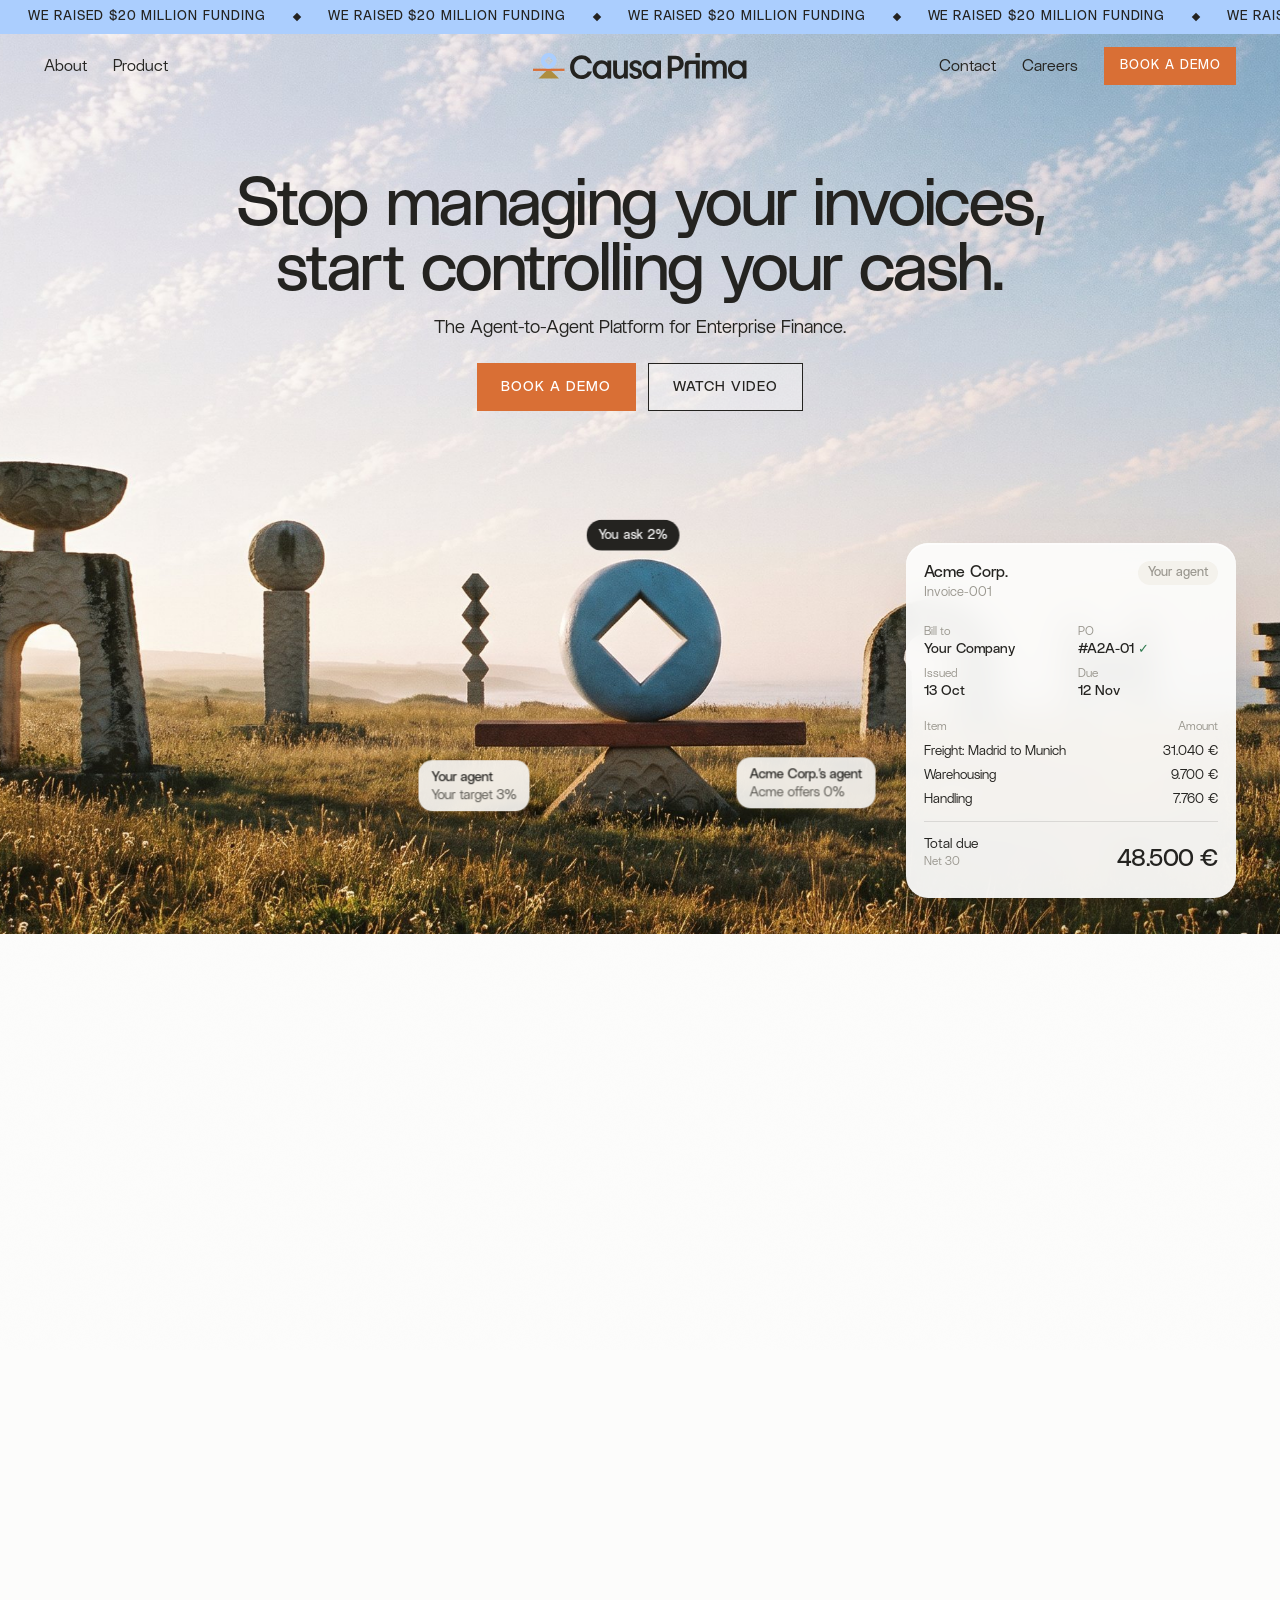
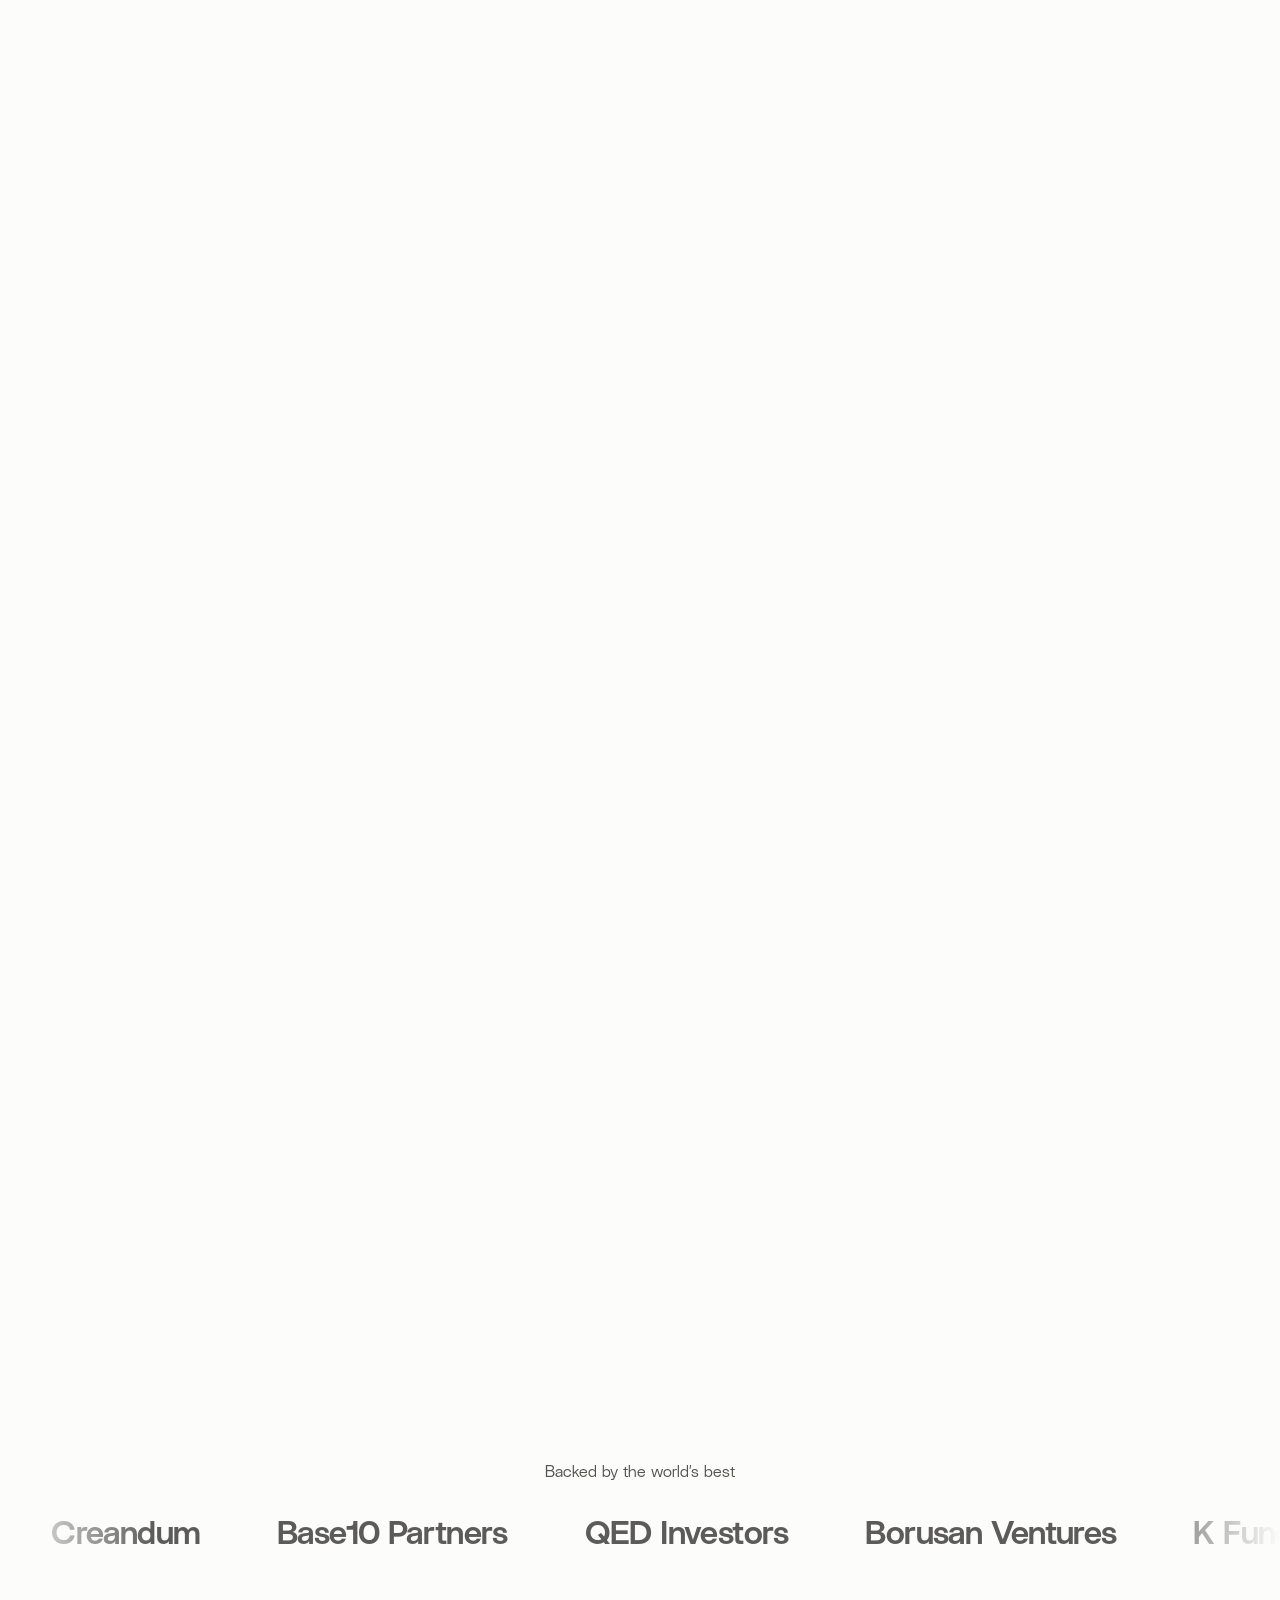
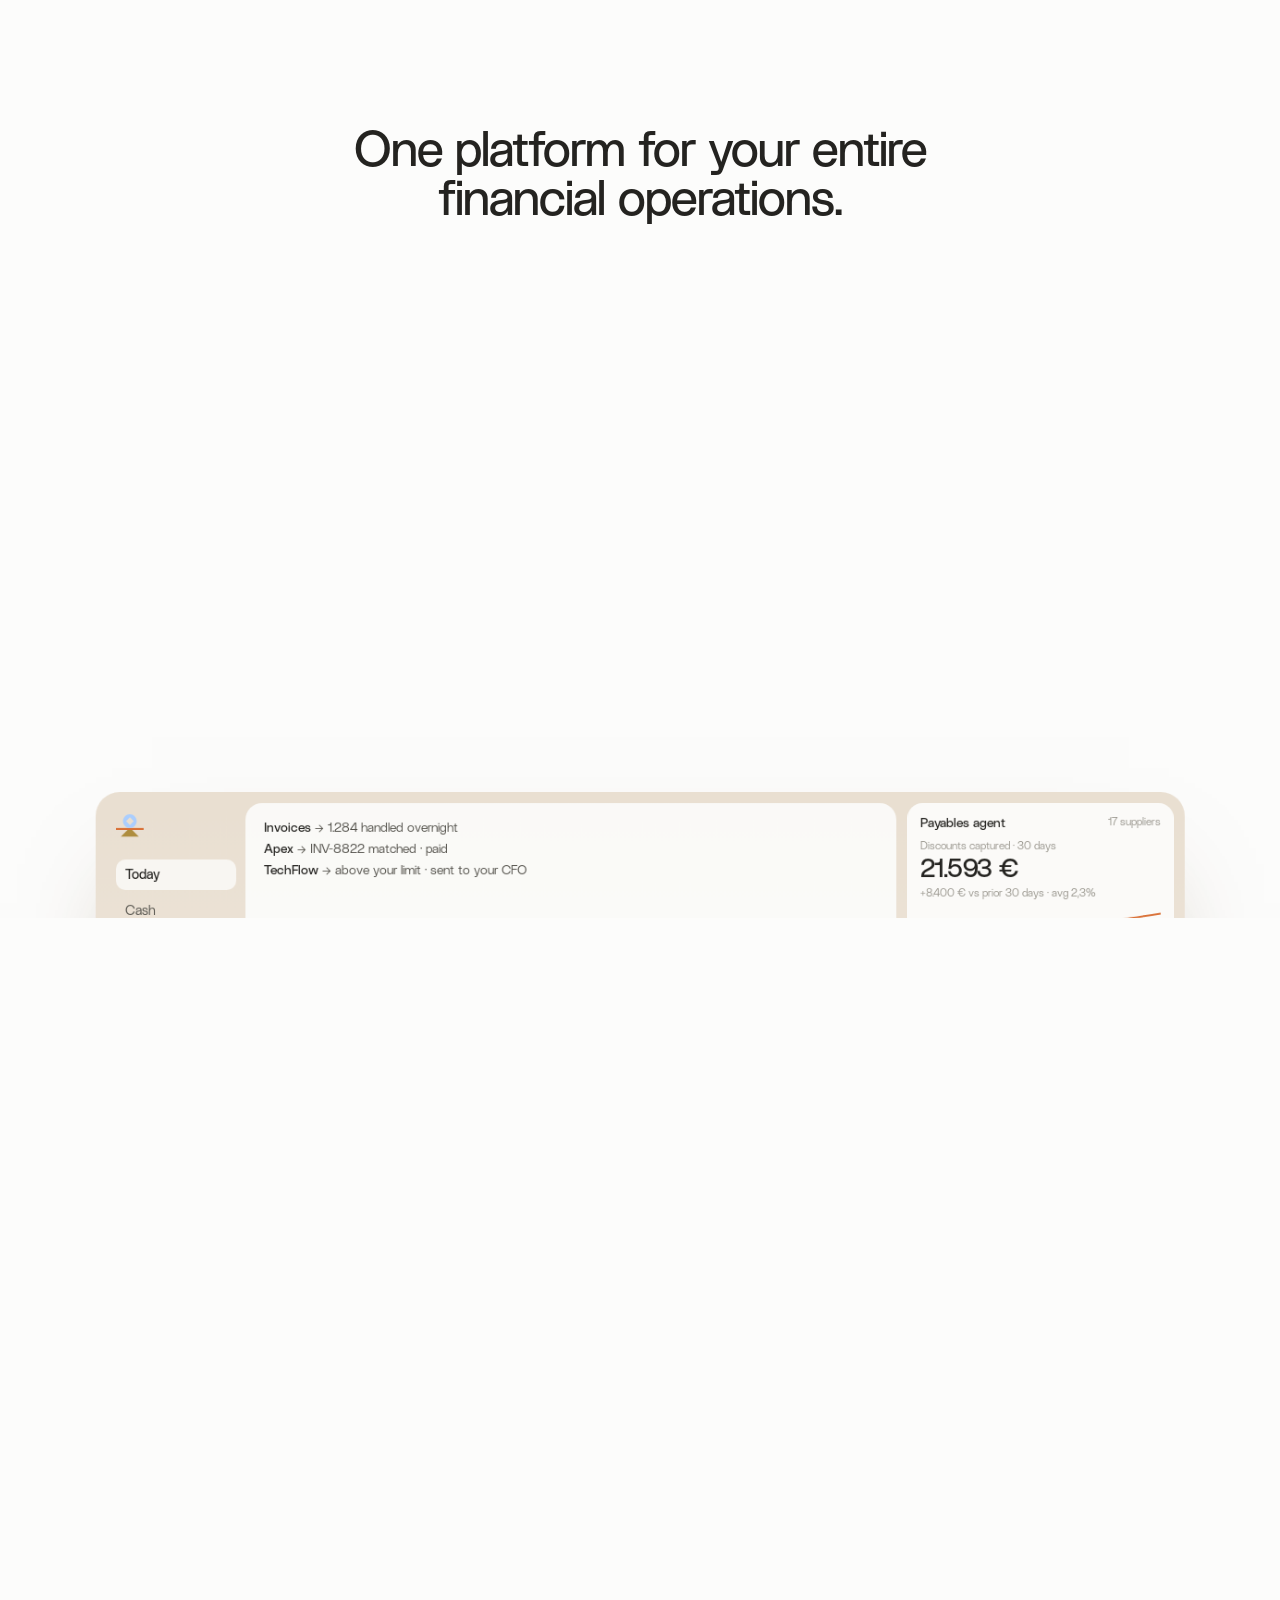
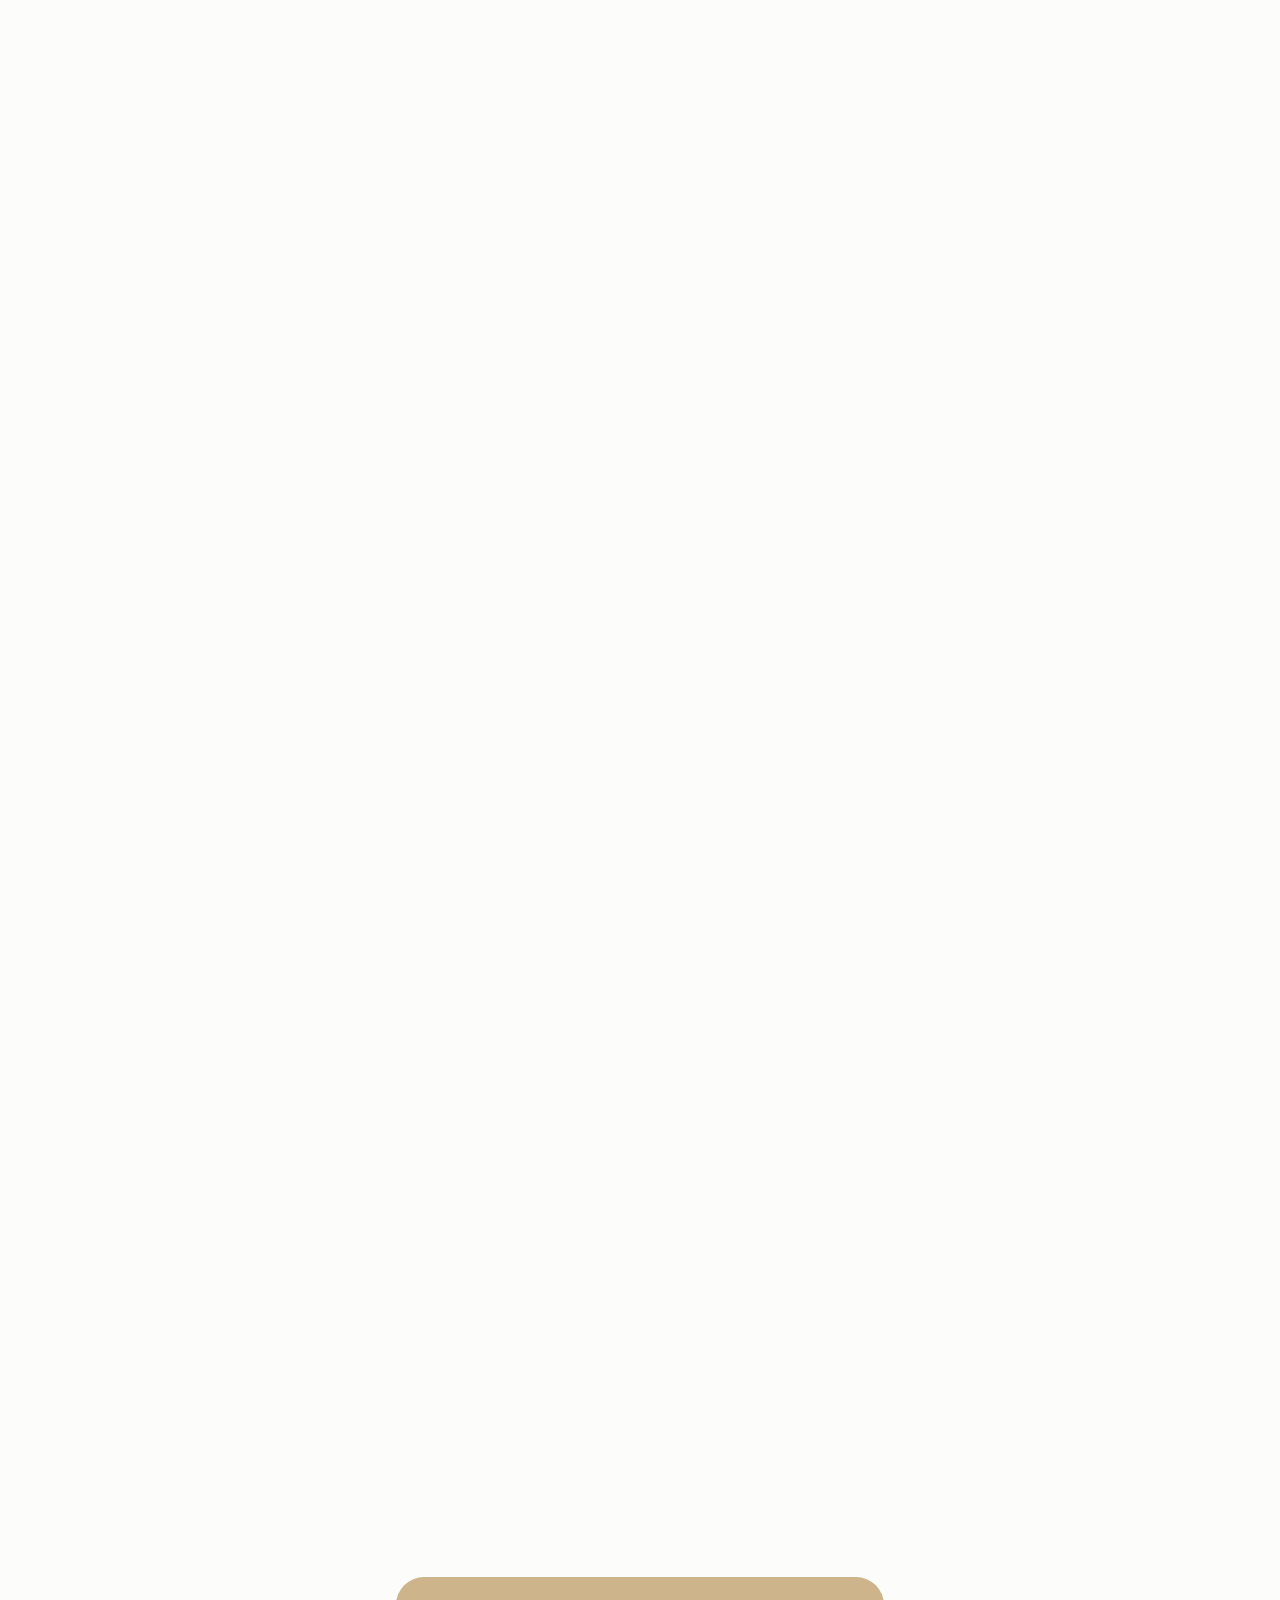
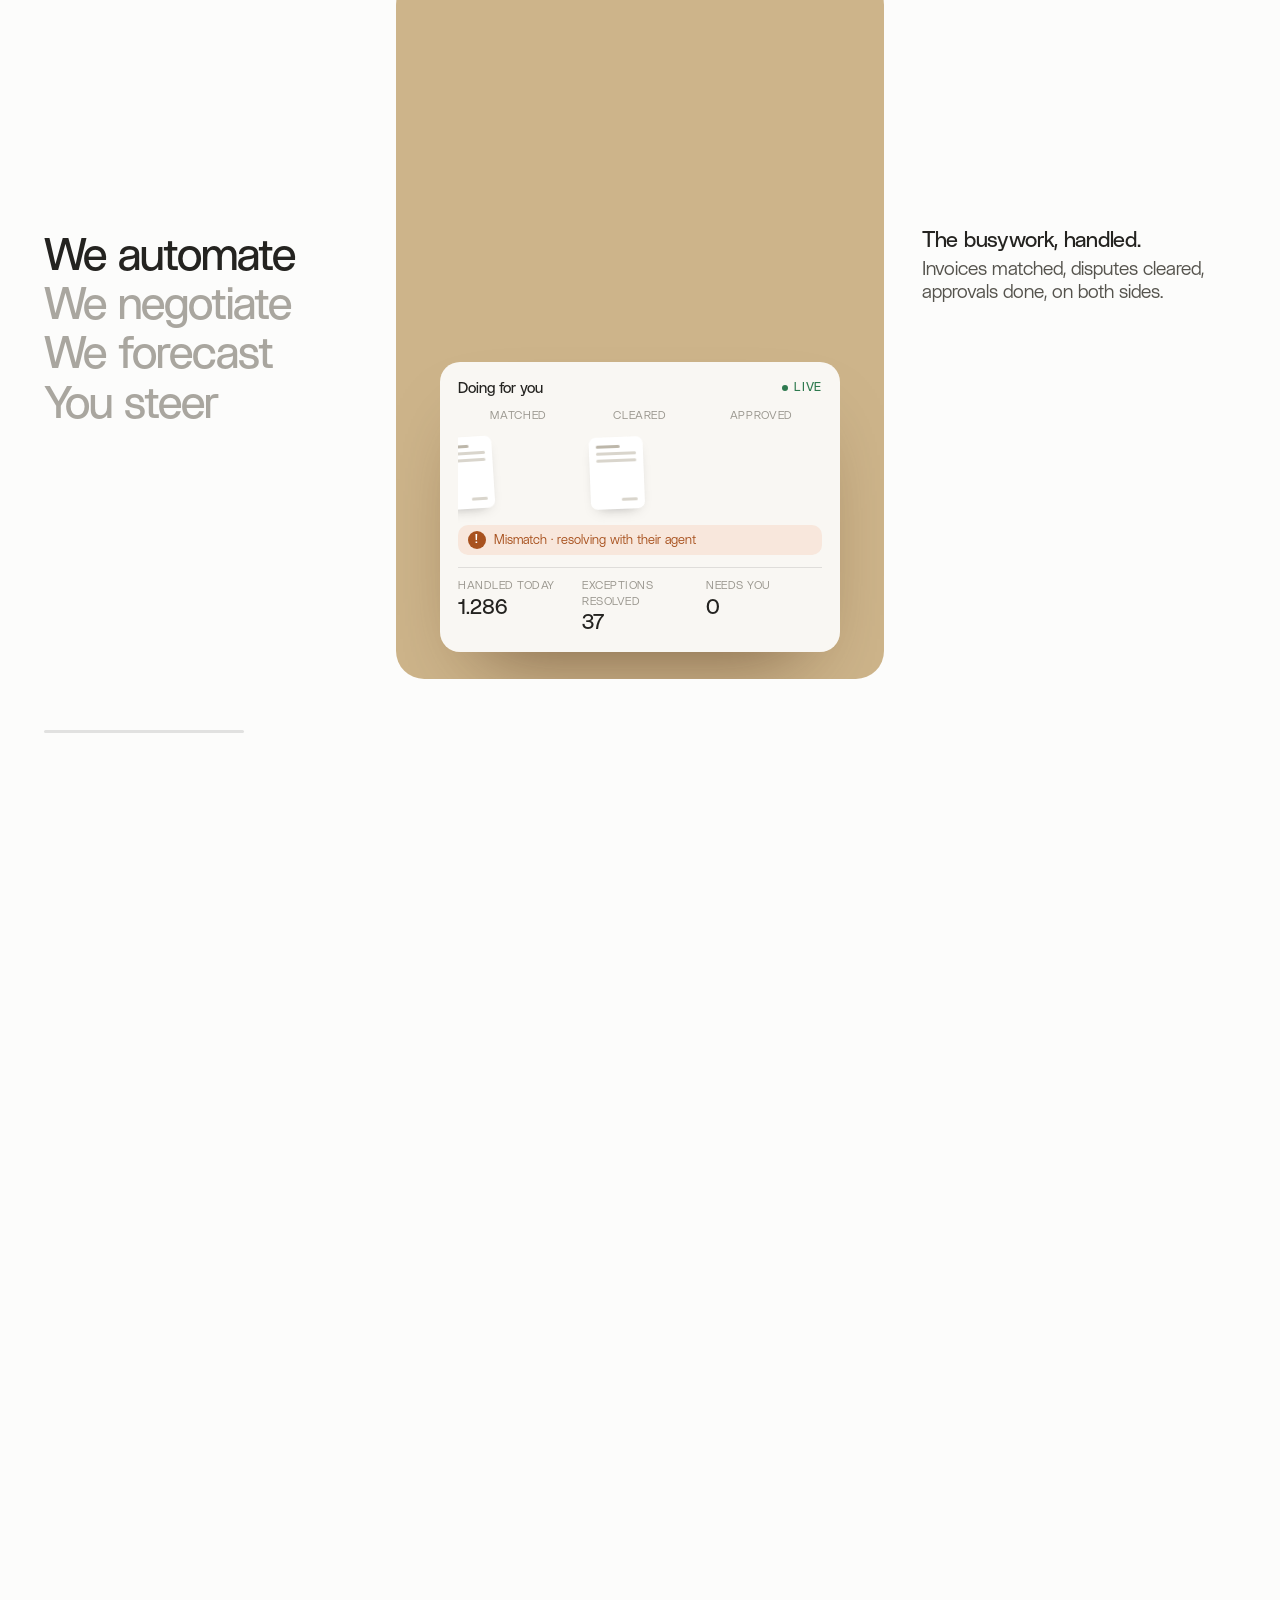
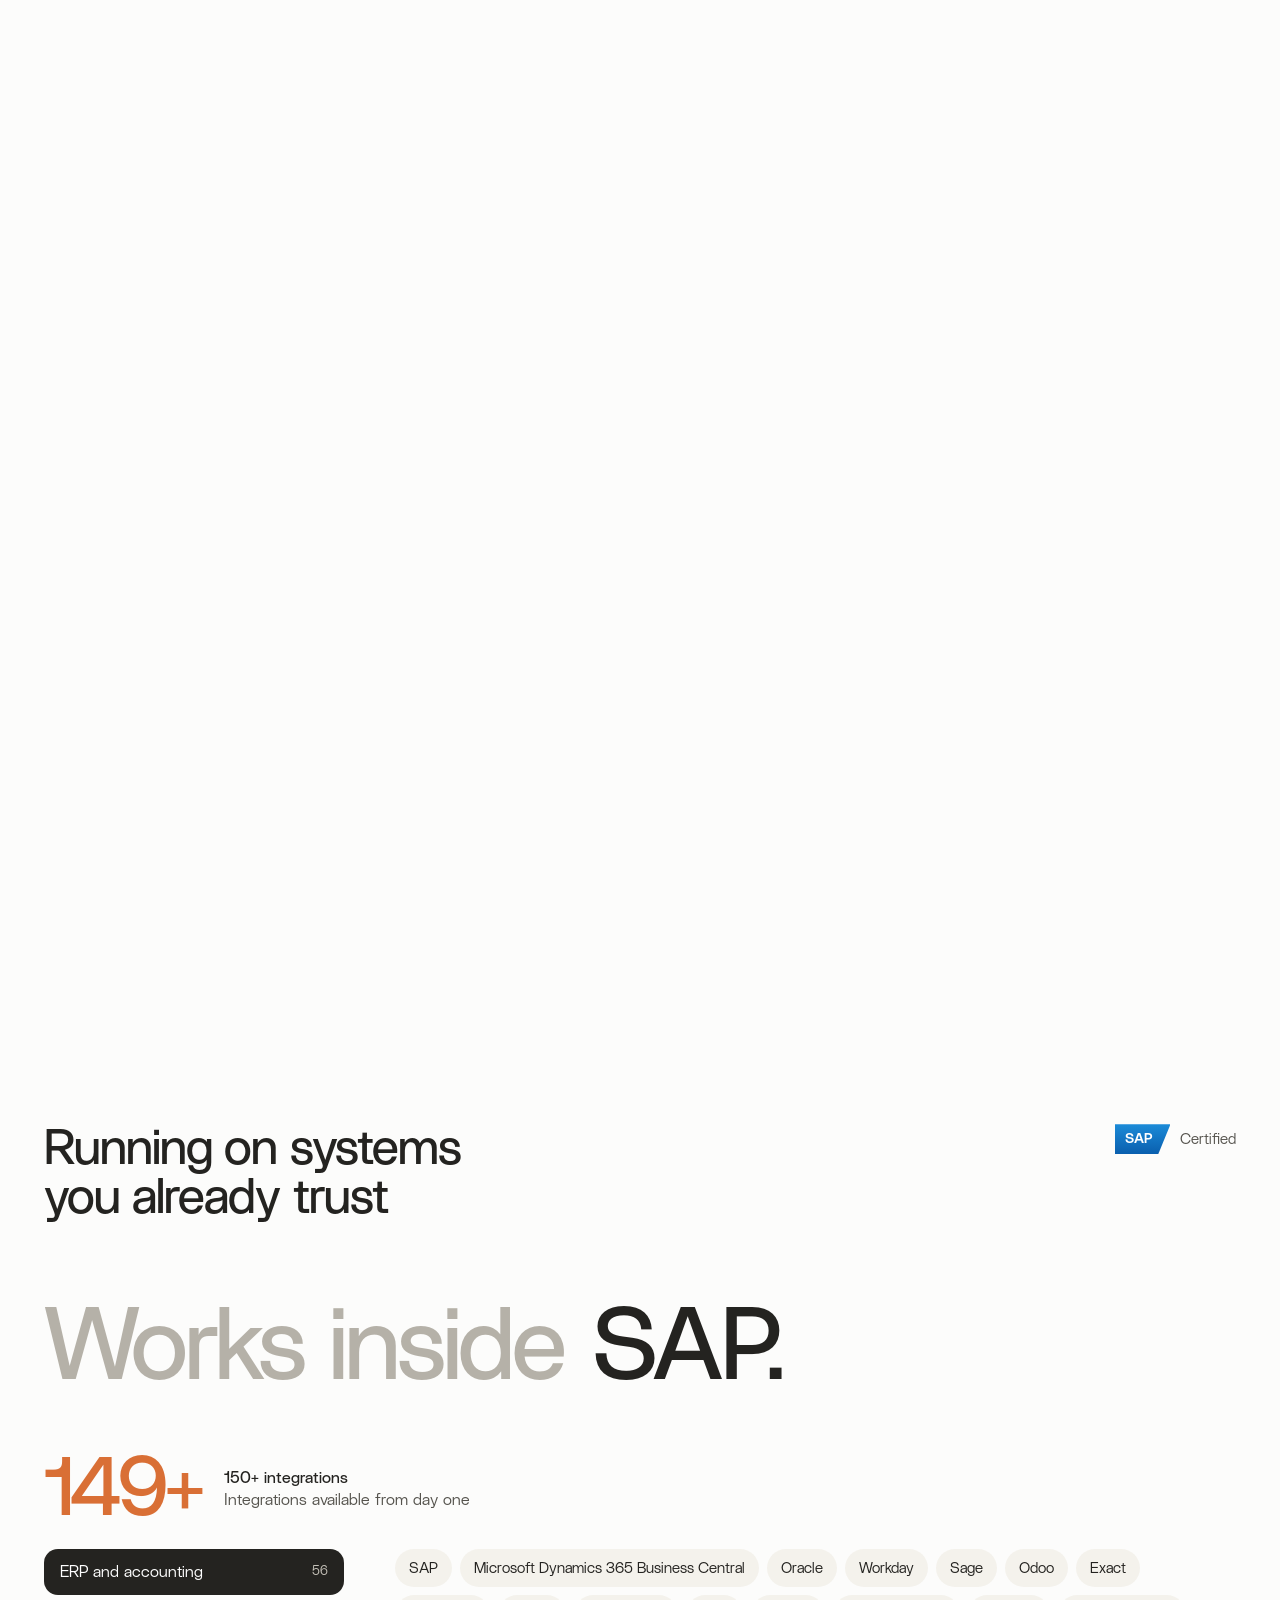
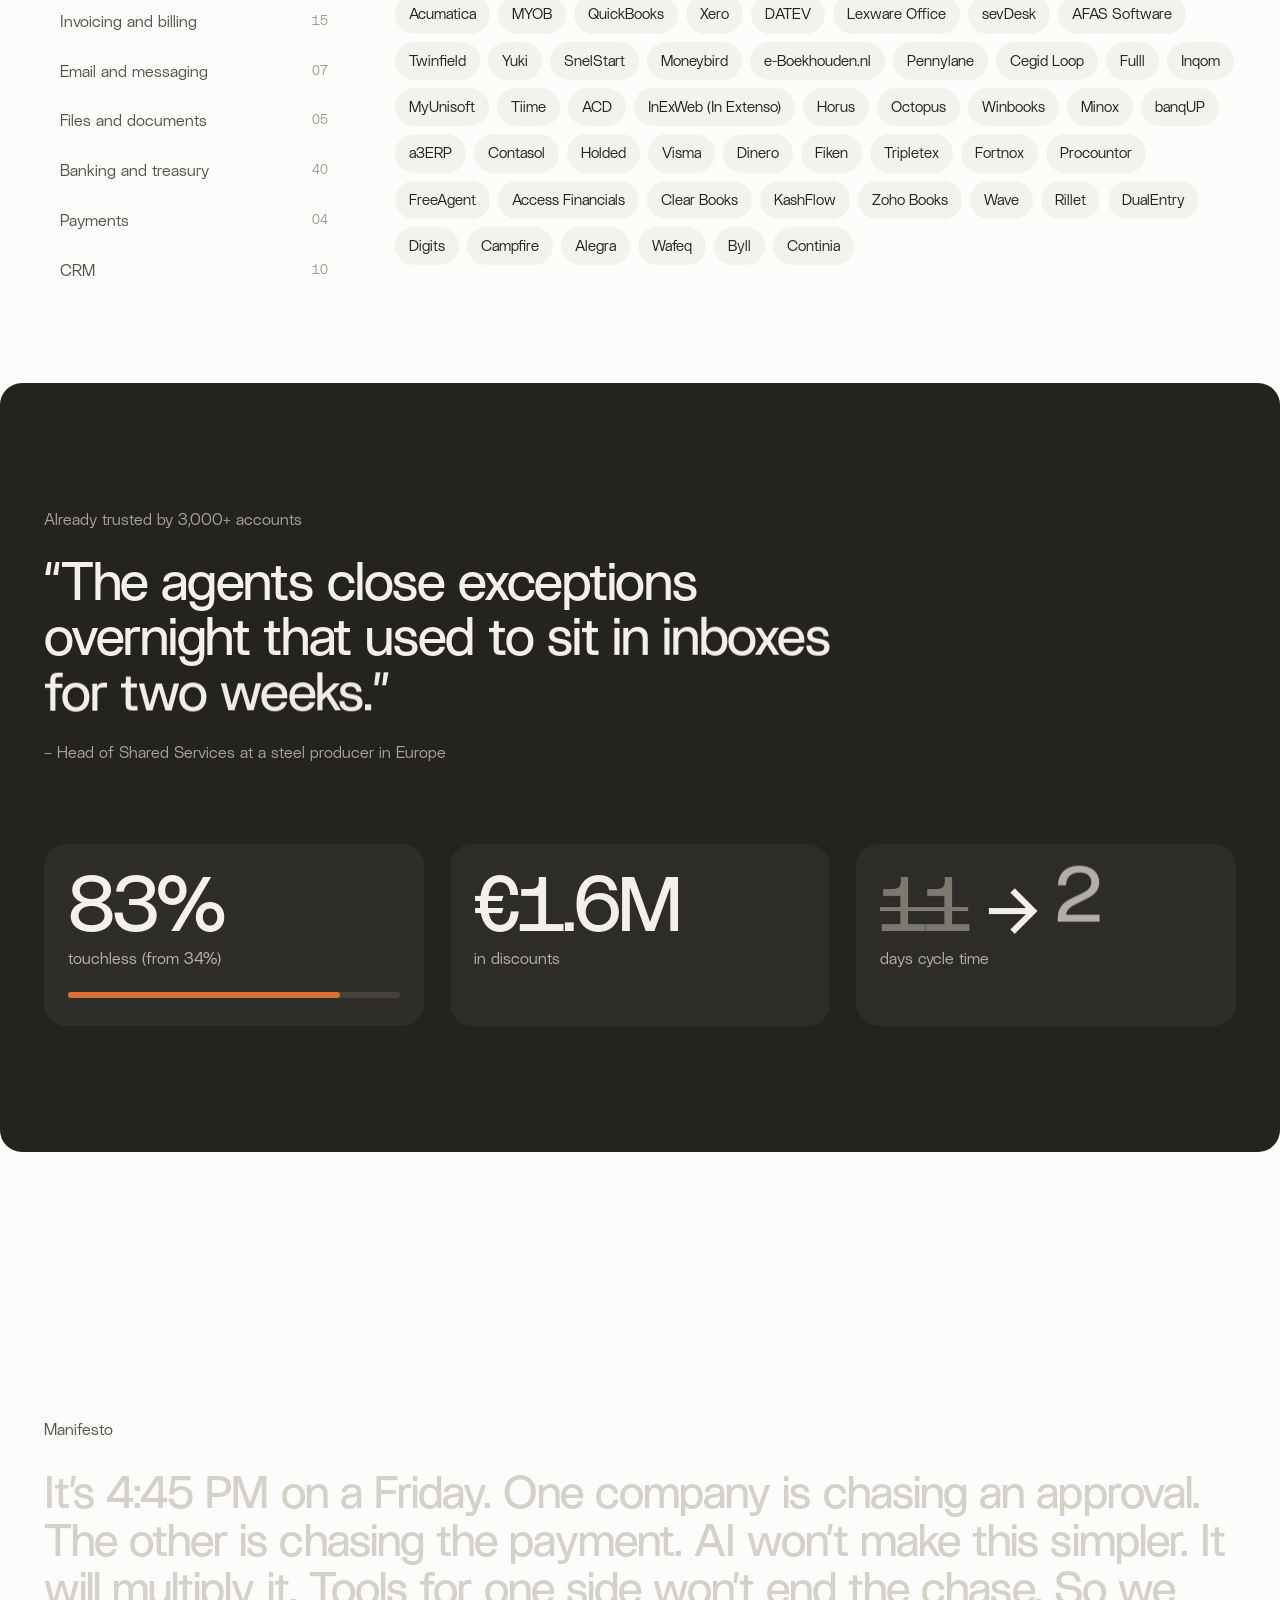
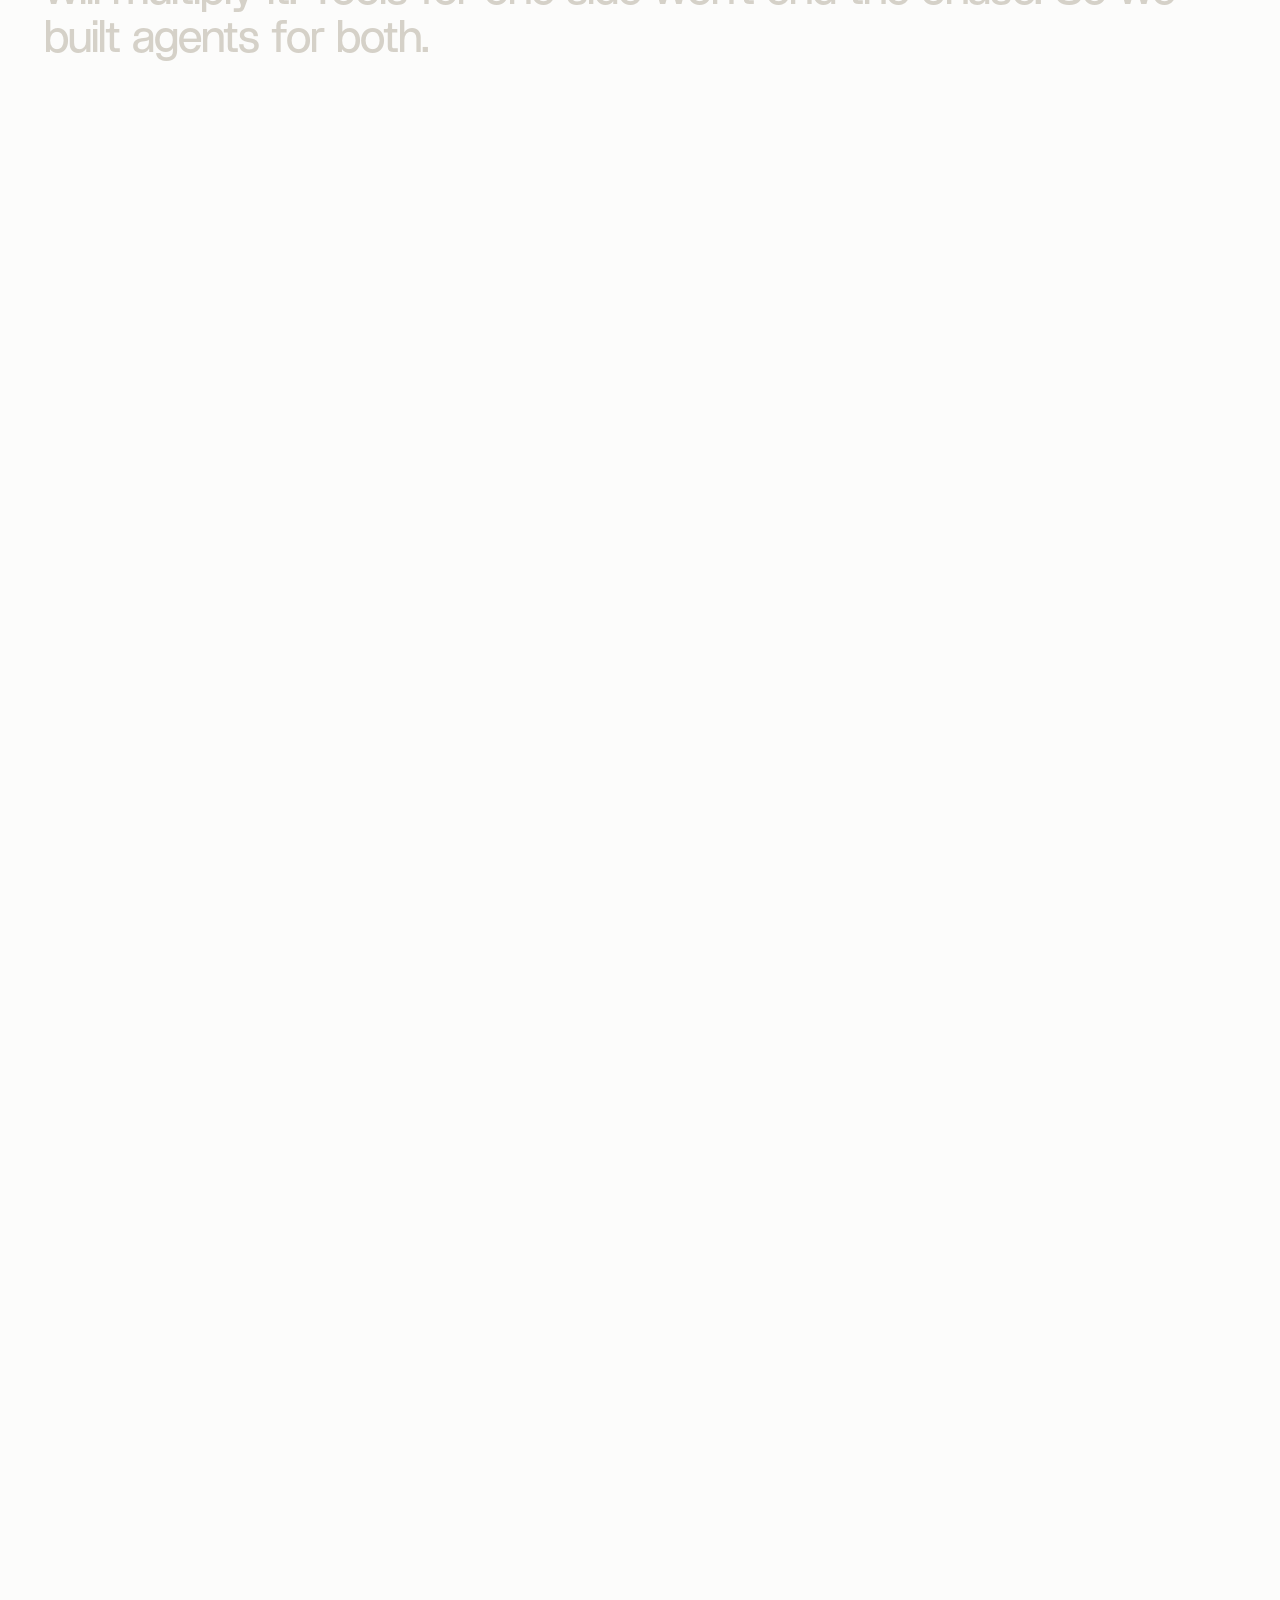
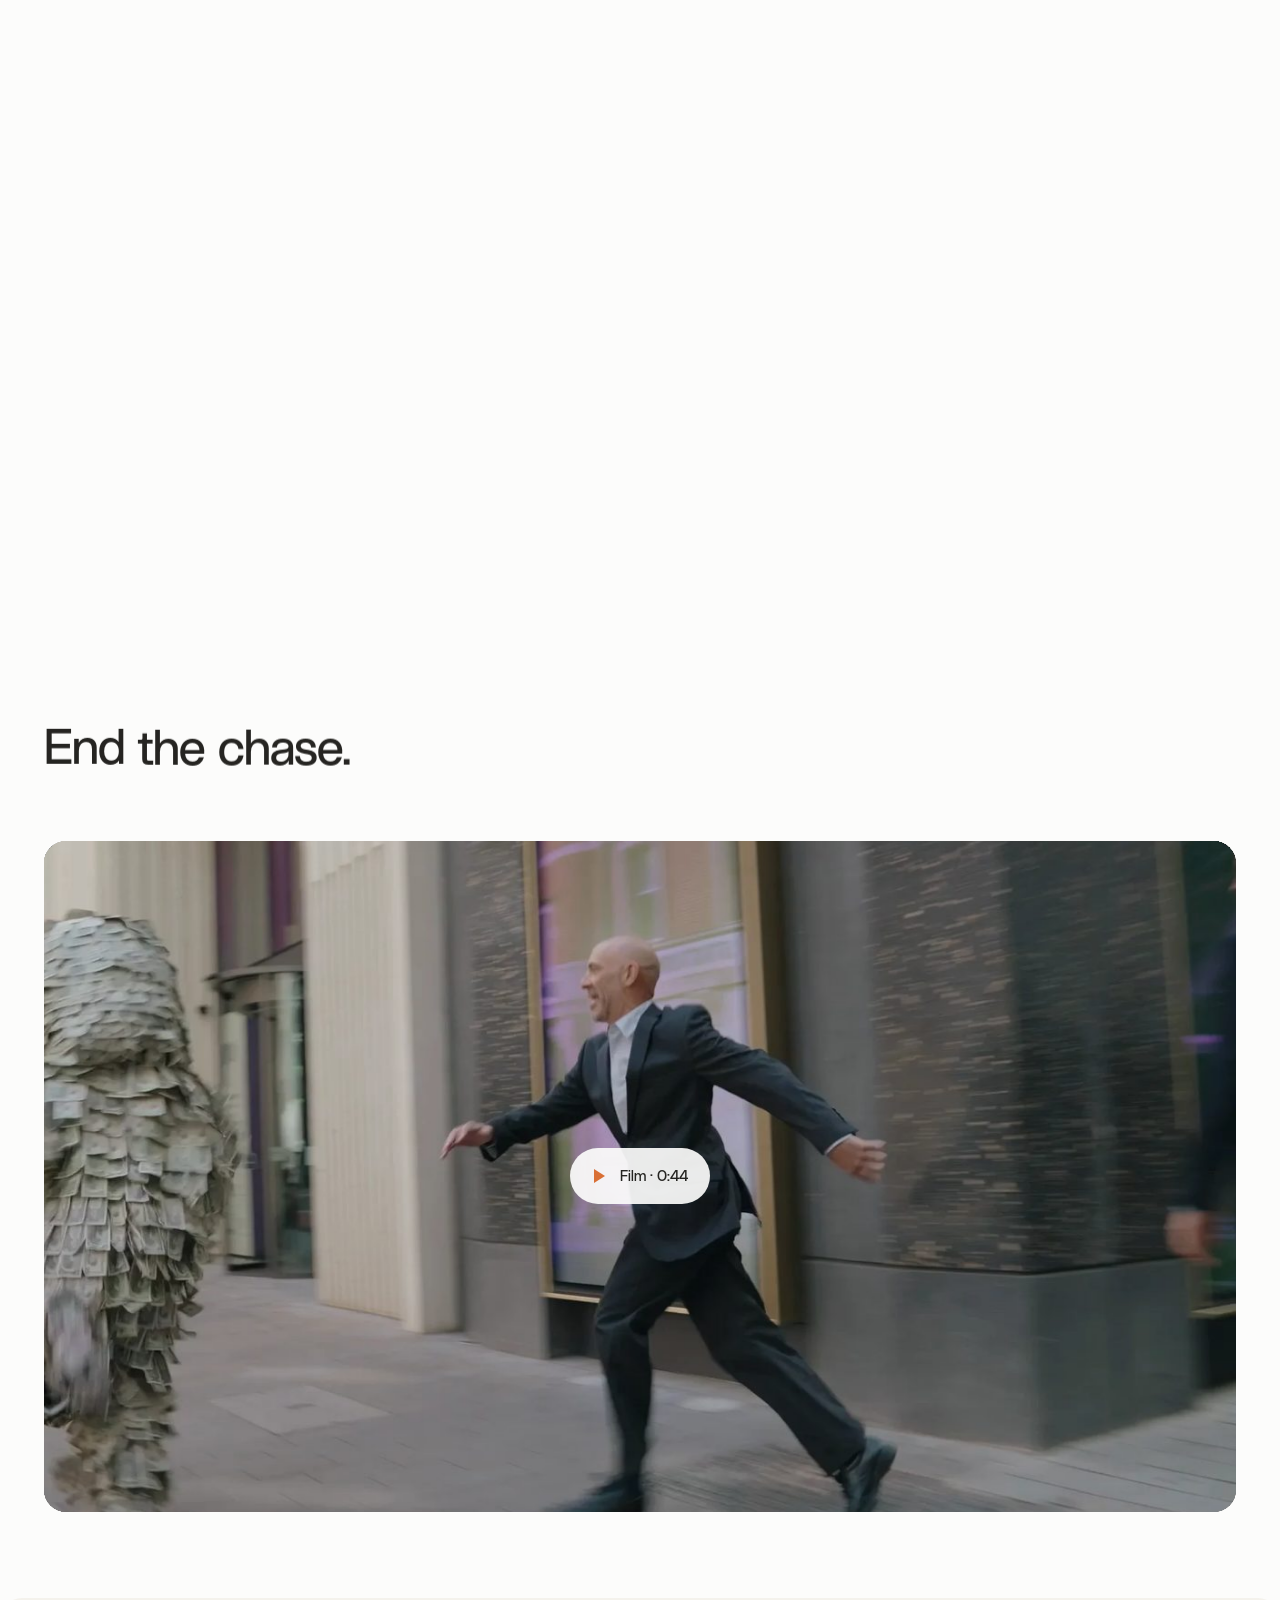
<file: sites/chase/index.html>
<!doctype html>
<html lang="en">
<head>
<meta charset="utf-8">
<meta name="viewport" content="width=device-width, initial-scale=1">
<title>Causa Prima — End the chase | Agent-to-agent network for finance teams</title>
<meta name="description" content="Causa Prima is the agent-to-agent network for finance teams.">
<meta name="theme-color" content="#000000">
<link rel="preload" href="assets/img/plate.jpg" as="image">
<link rel="preload" href="media/balL.mp4" as="fetch" crossorigin>
<link rel="preload" href="media/flight.mp4" as="fetch" crossorigin>
<style>
@font-face{font-family:Culture;font-weight:300;font-display:block;src:url(assets/fonts/culture-300.woff2) format("woff2")}
@font-face{font-family:Culture;font-weight:400;font-display:block;src:url(assets/fonts/culture-400.woff2) format("woff2")}
@font-face{font-family:Culture;font-weight:500;font-display:block;src:url(assets/fonts/culture-500.woff2) format("woff2")}
@font-face{font-family:Culture;font-weight:600;font-display:block;src:url(assets/fonts/culture-600.woff2) format("woff2")}
</style>
<link rel="stylesheet" href="assets/style.css">
</head>
<body>
<a class="skip" href="#main">Skip to content</a>

<a class="announce" href="https://fortune.com/2026/10/13/startup-causa-prima-20-million-billing-disputes-ai-agents/" target="_blank" rel="noopener">
  <span class="announce__track" aria-hidden="true">
    <span>We raised $20 million funding</span><i></i><span>We raised $20 million funding</span><i></i><span>We raised $20 million funding</span><i></i><span>We raised $20 million funding</span><i></i><span>We raised $20 million funding</span><i></i><span>We raised $20 million funding</span><i></i><span>We raised $20 million funding</span><i></i><span>We raised $20 million funding</span><i></i>
  </span>
  <span class="sr">We raised $20 million funding (opens in a new tab)</span>
</a>

<header class="nav" id="nav">
  <nav class="nav__side">
    <a href="https://causaprima.com/about">About</a>
    <a href="#network">Product</a>
  </nav>
  <a class="nav__logo" href="#top" aria-label="Causa Prima, home"><svg viewBox="0 0 994 121" fill="currentColor" class="logo" aria-hidden="true" focusable="false"><path d="M745.476 35.002H727.573C714.098 35.002 706.011 41.6403 706.011 56.5821V119.191H724.135V58.991C724.135 53.4073 727.132 50.9984 732.674 50.9984H745.487H757.915V119.191H776.04V35.002H745.487H745.476Z"></path><path d="M975.891 35.0017V45.1146C970.051 38.0211 961.215 33.3477 948.787 33.3477C924.228 33.3477 907.305 52.6632 907.305 77.2518C907.305 101.84 924.228 121 948.787 121C961.215 121 970.051 116.471 975.891 109.078V119.191H993.563V35.0017H975.891ZM950.726 104.704C936.502 104.704 925.573 93.6922 925.573 77.2407C925.573 60.7891 936.502 49.6327 950.726 49.6327C964.201 49.6327 975.428 60.8002 975.428 77.2407C975.428 93.6811 964.047 104.704 950.726 104.704Z"></path><path d="M871.74 33.1921C862.154 33.1921 852.723 37.5659 847.93 45.1145C843.292 37.4216 835.205 33.1921 824.87 33.1921C815.285 33.1921 808.101 37.7213 804.509 43.3051V35.0016H786.385V119.191H804.509V66.9833C804.509 55.0609 810.944 48.578 819.934 48.578C828.925 48.578 835.062 55.5161 835.062 66.5282V119.18H853.186V66.9722C853.186 55.0498 859.62 48.5669 868.611 48.5669C877.601 48.5669 883.738 55.505 883.738 66.5171V119.169H901.862V65.6068C901.862 45.0923 890.635 33.1699 871.762 33.1699L871.74 33.1921Z"></path><path d="M664.11 12.6777H627.421V119.191H645.843V84.0344H664.11C686.267 84.0344 701.394 68.3488 701.394 48.4338C701.394 28.5187 686.124 12.6777 664.11 12.6777ZM660.518 68.1934H645.843V28.5187H660.364C673.244 28.5187 681.926 35.6122 681.926 48.4338C681.926 61.2553 673.387 68.1934 660.507 68.1934H660.518Z"></path><path d="M578.105 45.1146C572.266 38.0211 563.429 33.3477 551.001 33.3477C526.443 33.3477 509.52 52.6632 509.52 77.2518C509.52 101.84 526.443 121 551.001 121C563.429 121 572.266 116.471 578.105 109.078V119.191H595.778V35.0017H578.105V45.1146ZM552.952 104.704C538.728 104.704 527.798 93.6922 527.798 77.2407C527.798 60.7891 538.728 49.6327 552.952 49.6327C566.426 49.6327 577.664 60.8002 577.664 77.2407C577.664 93.6811 566.283 104.704 552.952 104.704Z"></path><path d="M486.614 70.458L476.433 67.4386C469.25 65.3294 466.396 61.8548 466.396 56.8816C466.396 51.4533 471.035 47.3792 477.932 47.3792C484.829 47.3792 489.908 51.6087 490.811 57.9362H505.785C503.989 39.0757 489.467 33.3477 477.789 33.3477C461.769 33.3477 449.341 43.7603 449.341 58.5467C449.341 70.7688 456.678 79.5164 469.558 83.2907L480.19 86.4544C487.826 88.5636 490.228 92.6377 490.228 97.4666C490.228 103.195 485.435 107.124 478.097 107.124C470.759 107.124 464.766 103.35 464.016 95.6571H448.294C448.889 114.973 464.765 121 477.943 121C496.21 121 507.14 109.988 507.14 95.6571C507.14 84.0344 500.849 74.5321 486.625 70.458H486.614Z"></path><path d="M423.273 86.599C423.273 98.5214 416.684 105.604 407.099 105.604C397.513 105.604 391.079 98.2106 391.079 87.0431V35.002H372.955V88.5639C372.955 109.078 384.182 121.001 402.152 121.001C411.44 121.001 419.527 116.472 423.262 110.744V119.191H441.386V35.002H423.262V86.599H423.273Z"></path><path d="M346.17 45.1146C340.331 38.0211 331.494 33.3477 319.066 33.3477C294.508 33.3477 277.584 52.6632 277.584 77.2518C277.584 101.84 294.508 121 319.066 121C331.494 121 340.331 116.471 346.17 109.078V119.191H363.843V35.0017H346.17V45.1146ZM321.006 104.704C306.782 104.704 295.852 93.6922 295.852 77.2407C295.852 60.7891 306.782 49.6327 321.006 49.6327C334.48 49.6327 345.718 60.8002 345.718 77.2407C345.718 93.6811 334.337 104.704 321.006 104.704Z"></path><path d="M226.76 28.3636C239.188 28.3636 251.318 36.0565 255.362 47.3683H274.533C269.74 25.6438 250.128 10.8574 226.165 10.8574C195.458 10.8685 172.552 34.4025 172.552 65.9291C172.552 97.4557 195.458 121.001 226.165 121.001C249.677 121.001 269.145 106.669 274.235 85.8441H254.767C250.426 96.4011 238.747 103.495 226.76 103.495C207.148 103.495 191.866 87.9533 191.866 65.9291C191.866 43.9049 207.137 28.3636 226.76 28.3636Z"></path><path d="M776.877 0H755.943V21.0917H776.877V0Z"></path><path class="fill-gold" d="M85.3301 83.2949H73.3978H61.4714L25.6455 119H73.3978H121.15L85.3301 83.2949Z"></path><g class="beam" style=""><path class="fill-orange" d="M146.608 72.9473H0V83.4385H146.608V72.9473Z"></path><path class="mark-disc fill-sky" d="M99.0307 10.6486C113.203 24.8468 113.203 47.8634 99.0307 62.0616C84.8586 76.2598 61.8842 76.2598 47.7121 62.0616C33.54 47.8634 33.54 24.8468 47.7121 10.6486C61.8842 -3.54954 84.8586 -3.54954 99.0307 10.6486ZM73.7699 16.0749L53.3146 36.5679L73.7699 57.0608L94.2252 36.5679L73.7699 16.0749Z"></path></g></svg></a>
  <nav class="nav__side nav__side--r">
    <a href="https://causaprima.com/contact">Contact</a>
    <a href="https://shop.causaprima.ai/" target="_blank" rel="noopener">Careers</a>
    <a class="btn btn--sm btn--orange" href="https://causaprima.com/contact">Book a demo</a>
  </nav>
</header>

<main id="main">

<!-- ============ HERO ============ -->
<section class="hero" id="top">
  <div class="hero__stage">
    <div class="hero__media" id="heroMedia" aria-hidden="true">
      <img class="hero__plate" id="plate" alt="">
      <video class="hero__bal" id="balL" muted playsinline preload="auto"></video>
      <video class="hero__bal" id="balR" muted playsinline preload="auto"></video>
    </div>
    <video class="hero__film" id="flightFilm" muted playsinline preload="auto" aria-hidden="true"></video>
    <div class="hero__copy" id="heroCopy">
      <h1 class="h1" data-split>Stop managing your invoices,<br> start controlling your cash.</h1>
      <p class="hero__sub">The Agent-to-Agent Platform for Enterprise Finance.</p>
      <div class="hero__ctas">
        <a class="btn btn--orange" href="https://causaprima.com/contact">Book a demo</a>
        <a class="btn btn--ghost" href="https://causaprima.com/about#film">Watch video</a>
      </div>
    </div>

    <div class="beam-label beam-label--l" id="lblL"><b>Your agent</b><span id="lblLv">Your target 3%</span></div>
    <div class="beam-label beam-label--r" id="lblR"><b>Acme Corp.’s agent</b><span id="lblRv">Acme offers 0%</span></div>
    <div class="deal-chip" id="dealChip"><span id="dealTxt">Deal at 2%</span></div>
    <button class="drag-hint" id="dragHint" type="button" aria-label="Drag the sphere">
      <svg viewBox="0 0 24 24" aria-hidden="true"><path d="M9 11V5.5a1.5 1.5 0 0 1 3 0V11m0-1V4.5a1.5 1.5 0 0 1 3 0V11m0-.5V6.5a1.5 1.5 0 0 1 3 0V14c0 4-2.5 7-6.5 7-2.6 0-4.1-1.2-5.6-3.4L3.6 14.2a1.5 1.5 0 0 1 2.5-1.7L9 15V8.5a1.5 1.5 0 0 0-3 0" fill="none" stroke="currentColor" stroke-width="1.5" stroke-linecap="round" stroke-linejoin="round"/></svg>
      <span>Drag</span>
    </button>

    <article class="inv" id="inv" aria-label="Invoice-001">
      <header class="inv__head">
        <div><b>Acme Corp.</b><span>Invoice-001</span></div>
        <div class="inv__status" id="invStatus"><span class="pill pill--wait">Your agent</span></div>
      </header>
      <dl class="inv__meta">
        <div><dt>Bill to</dt><dd>Your Company</dd></div>
        <div><dt>PO</dt><dd>#A2A-01 <em class="ok">✓</em></dd></div>
        <div><dt>Issued</dt><dd>13 Oct</dd></div>
        <div><dt>Due</dt><dd class="swap"><span class="s0">12 Nov</span><span class="s1">20 Oct, −2%</span><span class="s2">Paid 20 Oct</span></dd></div>
      </dl>
      <table class="inv__items">
        <thead><tr><th>Item</th><th>Amount</th></tr></thead>
        <tbody>
          <tr><td>Freight: Madrid to Munich</td><td>31.040 €</td></tr>
          <tr><td>Warehousing</td><td>9.700 €</td></tr>
          <tr><td>Handling</td><td>7.760 €</td></tr>
        </tbody>
      </table>
      <footer class="inv__total">
        <div class="inv__tl"><span class="swap"><span class="s0">Total due</span><span class="s1">Total due</span><span class="s2"><b>Paid</b></span></span><small class="swap"><span class="s0">Net 30</span><span class="s1">Net 30</span><span class="s2">Day 7 · No chase</span></small></div>
        <div class="inv__sum"><s id="invOld">48.500 €</s><strong id="invNew">48.500 €</strong></div>
      </footer>
      <div class="inv__deal" id="invDeal">
        <span class="pill pill--ok">Terms agreed</span>
        <button class="btn btn--xs btn--ink" id="invApprove" type="button">Approve</button>
        <span class="inv__save">Save 970 €</span>
      </div>
      <div class="inv__saved" id="invSaved">970 € saved</div>
    </article>
  </div>
</section>

<!-- ============ BACKED ============ -->
<section class="backed" aria-labelledby="backedH">
  <h2 class="backed__h" id="backedH">Backed by the world’s best</h2>
  <div class="backed__rail" aria-hidden="false">
    <ul class="backed__track">
      <li>Creandum</li><li>Base10 Partners</li><li>QED Investors</li><li>Borusan Ventures</li><li>K Fund</li>
      <li aria-hidden="true">Creandum</li><li aria-hidden="true">Base10 Partners</li><li aria-hidden="true">QED Investors</li><li aria-hidden="true">Borusan Ventures</li><li aria-hidden="true">K Fund</li>
      <li aria-hidden="true">Creandum</li><li aria-hidden="true">Base10 Partners</li><li aria-hidden="true">QED Investors</li><li aria-hidden="true">Borusan Ventures</li><li aria-hidden="true">K Fund</li>
    </ul>
  </div>
</section>

<!-- ============ PLATFORM ============ -->
<section class="plat" id="network" aria-labelledby="platH">
  <div class="plat__pin">
    <h2 class="h2 plat__h" id="platH" data-split>One platform for your entire<br> financial operations.</h2>
    <div class="dash-wrap" id="dashWrap">
      <div class="dash" id="dash">
        <aside class="dash__side">
          <div class="dash__mark"><svg viewBox="0 0 147 121" fill="currentColor" class="logo" aria-hidden="true" focusable="false"><path class="fill-gold" d="M85.3301 83.2949H73.3978H61.4714L25.6455 119H73.3978H121.15L85.3301 83.2949Z"></path><g class="beam" style=""><path class="fill-orange" d="M146.608 72.9473H0V83.4385H146.608V72.9473Z"></path><path class="fill-sky" d="M99.0307 10.6486C113.203 24.8468 113.203 47.8634 99.0307 62.0616C84.8586 76.2598 61.8842 76.2598 47.7121 62.0616C33.54 47.8634 33.54 24.8468 47.7121 10.6486C61.8842 -3.54954 84.8586 -3.54954 99.0307 10.6486ZM73.7699 16.0749L53.3146 36.5679L73.7699 57.0608L94.2252 36.5679L73.7699 16.0749Z"></path></g></svg></div>
          <ul>
            <li class="on">Today</li><li>Cash</li><li>Network</li><li>Knowledge</li>
          </ul>
          <span class="dash__me">IZ</span>
        </aside>
        <div class="dash__main">
          <ul class="dash__today" id="dashToday">
            <li><b>Invoices</b> → 1.284 handled overnight</li>
            <li><b>Apex</b> → INV-8822 matched · paid</li>
            <li><b>TechFlow</b> → above your limit · sent to your CFO</li>
          </ul>
          <div class="chat" id="chat">
            <div class="msg msg--in" data-step="0">
              <small>Message from Acme’s agent</small>
              <p>Acme’s agent agreed 2% off if we pay today. That saves you 970 €.</p>
              <div class="msg__tags"><span class="tag">Early payment</span><span class="tag tag--warn" id="tagNeeds">Needs you</span><span class="tag tag--ok" id="tagPaid">Paid</span></div>
            </div>
            <div class="msg msg--ai" data-step="1">
              <p>Approve and I’ll pay Acme 47.530 € today.</p>
              <div class="mini-inv">
                <div class="mini-inv__top"><b>Acme Corp.</b><span>Invoice</span></div>
                <div class="mini-inv__grid">
                  <div><small>Bill to</small>Your Company<br>Leopoldstraße 12<br>80802 Munich</div>
                  <div><small>Details</small>INV-001<br>PO #A2A-01<br>Issued 13 Oct<br>Due 12 Nov</div>
                </div>
                <div class="mini-inv__rows"><span>Description</span><span>Amount</span><span>Freight: Madrid to Munich</span><span>31.040 €</span><span>Warehousing</span><span>9.700 €</span><span>Handling</span><span>7.760 €</span></div>
              </div>
              <div class="pay-row"><div><b>Acme Corp.</b><small>INV-001</small></div><div class="pay-row__amt"><strong>47.530 €</strong><s>48.500 €</s><small>2% off for paying on day 7</small></div></div>
              <p class="why" id="why">2% for paying 23 days early is worth about 32% a year. The lines match PO #A2A-01, it is within your 50.000 € limit and cash stays above your buffer.</p>
              <div class="msg__acts">
                <button class="btn btn--xs btn--orange" id="dashApprove" type="button">Approve</button>
                <button class="btn btn--xs btn--line" id="dashExplain" type="button" aria-expanded="true"><span class="ex-a">Explain</span><span class="ex-b">Hide</span></button>
              </div>
            </div>
            <div class="msg msg--done" data-step="2">
              <div class="pay-row pay-row--done"><div><b>Paid early · Acme Corp.</b><small>INV-001 · 2% off</small></div><div class="pay-row__amt"><s>48.500 €</s><strong>47.530 €</strong><small class="g">Saved 970 €</small></div></div>
              <p>Done. Acme’s agent confirmed the 2% and the payment is on its way. You saved 970 €.</p>
              <p>Next, I’m agreeing a payment date with Brightline’s agent. I’ll let you know when it’s settled.</p>
              <button class="btn btn--xs btn--line" id="dashUndo" type="button">Undo</button>
            </div>
          </div>
          <div class="ask">Ask Causa Prima anything</div>
        </div>
        <aside class="dash__right">
          <div class="card">
            <div class="card__h"><b>Payables agent</b></div>
            <small>Discounts captured · 30 days</small><small class="r">17 suppliers</small>
            <div class="big"><span id="capNum">21.400 €</span></div>
            <small class="g" id="capDelta">+8.400 € vs prior 30 days · avg 2,3%</small>
            <svg class="spark" viewBox="0 0 300 80" preserveAspectRatio="none" aria-hidden="true"><path class="spark__prior" d="M0 70 C40 66 60 60 90 58 S150 50 180 46 240 40 300 36"/><path class="spark__now" id="sparkNow" d="M0 70 C40 62 60 56 90 50 S150 38 180 34 240 22 300 10"/></svg>
            <div class="spark__lbl"><span>Prior · 13.000 €</span><span class="g" id="sparkPlus">+970 €</span></div>
            <div class="spark__lbl"><span>21 Sep</span><span>Today</span></div>
          </div>
          <div class="card">
            <small>Handled overnight</small>
            <div class="big">1.284</div>
            <small>Peak 01:00 · 211</small>
            <div class="bars" aria-hidden="true"><i style="--h:.3"></i><i style="--h:.55"></i><i style="--h:.8"></i><i style="--h:1"></i><i style="--h:.85"></i><i style="--h:.6"></i><i style="--h:.42"></i><i style="--h:.3"></i><i style="--h:.22"></i><i style="--h:.16"></i></div>
            <div class="spark__lbl"><span>22:00</span><span>02:00</span><span>07:00</span></div>
          </div>
          <div class="card">
            <small>Doing for you</small>
            <ul class="doing">
              <li><span><b>Acme Corp.</b><small>INV-001 · Paid early</small></span><span>47.530 €<em class="tag tag--ok">Paid</em></span></li>
              <li><span><b>Apex Office Co.</b><small>INV-8822 · Due today</small></span><span>4.200 €<em class="tag tag--ok">Paid</em></span></li>
              <li><span><b>Brightline Retail</b><small>Asking their agent for a date</small></span><span>42.800 €<em class="tag">In talks</em></span></li>
            </ul>
            <small class="esc">Escalated to CFO <span>1 · 87.500 €</span></small>
            <ul class="doing"><li><span><b>TechFlow Systems</b><small>INV-8823 · Due 6 Nov</small></span><span>87.500 €<em class="tag tag--warn">Above your limit</em></span></li></ul>
          </div>
        </aside>
      </div>
    </div>
  </div>
</section>

<!-- ============ VERBS ============ -->
<section class="verbs" id="verbs">
  <div class="verbs__pin">
    <ol class="verbs__list" id="verbList">
      <li class="on"><a href="#automate">We automate</a></li>
      <li><a href="#negotiate">We negotiate</a></li>
      <li><a href="#forecast">We forecast</a></li>
      <li><a href="#steer">You steer</a></li>
    </ol>

    <div class="verbs__stage" id="verbStage">
      <div class="verbs__view" id="verbView" aria-hidden="true"><video class="verbs__film" id="verbFilm" muted playsinline preload="auto"></video></div>

      <!-- automate -->
      <div class="w w--auto on" data-w="0">
        <div class="w__h"><b>Doing for you</b><span class="live">Live</span></div>
        <div class="auto__cols"><span>Matched</span><span>Cleared</span><span>Approved</span></div>
        <div class="auto__belt" id="belt"></div>
        <div class="auto__issue" id="autoIssue"><span class="bang">!</span><span class="auto__issue-a">Mismatch · resolving with their agent</span><span class="auto__issue-b">Resolved</span></div>
        <div class="w__stats"><div><small>Handled today</small><b id="handled">1.286</b></div><div><small>Exceptions resolved</small><b id="exc">37</b></div><div><small>Needs you</small><b>0</b></div></div>
      </div>

      <!-- negotiate -->
      <div class="w w--neg" data-w="1">
        <div class="w__h"><b>Acme Corp.</b><span>INV-001</span></div>
        <small>Early-payment discount</small>
        <div class="neg__scale" id="negScale">
          <span class="neg__end">0%</span>
          <div class="neg__track" id="negTrack">
            <i class="neg__fill" id="negFill"></i>
            <span class="neg__mark neg__mark--target">Your target 3%</span>
            <span class="neg__mark neg__mark--acme" id="negAcme">Acme offers 0%</span>
            <button class="neg__knob" id="negKnob" type="button" role="slider" aria-label="You ask" aria-valuemin="0" aria-valuemax="3" aria-valuenow="2"><span id="negAsk">You ask 2%</span></button>
          </div>
          <span class="neg__end">3%</span>
        </div>
        <div class="neg__deal" id="negDeal"><span class="a">Acme agrees 2%</span><span class="b">Deal at 2%</span></div>
        <dl class="neg__rows">
          <div><dt>Pay by</dt><dd class="swap2"><span class="x0">12 Nov · Net 30</span><span class="x1">20 Oct · Day 7</span></dd></div>
          <div><dt>Total</dt><dd class="swap2"><span class="x0">48.500 €</span><span class="x1">47.530 €</span></dd></div>
        </dl>
        <div class="neg__save"><small>You save</small><b>970 €</b></div>
        <div class="bubbles">
          <p class="bub bub--me"><small>Your agent</small>Day 7, for 2% off?</p>
          <p class="bub bub--them"><small>Acme Corp.’s agent</small>Agreed. 2% off, paid on day 7.</p>
        </div>
      </div>

      <!-- forecast -->
      <div class="w w--fc" data-w="2">
        <div class="w__h"><b>Cash forecast · 30d</b><span class="live">Agent-confirmed</span></div>
        <svg class="fc__chart" viewBox="0 0 400 170" preserveAspectRatio="none" aria-hidden="true">
          <path class="fc__band" id="fcBand" d="M0 100 L60 92 L120 86 L180 74 L240 66 L300 52 L360 44 L400 40 L400 76 L360 84 L300 88 L240 98 L180 104 L120 112 L60 108 L0 102 Z"/>
          <path class="fc__line" id="fcLine" d="M0 101 L60 100 L120 99 L180 89 L240 82 L300 70 L360 64 L400 58"/>
          <line class="fc__today" x1="0" y1="0" x2="0" y2="170"/>
        </svg>
        <div class="fc__today-l"><span>Today</span><b class="g">+42.800 €</b><b class="r">−4.200 €</b></div>
        <dl class="fc__rows">
          <div><dt>Expected in</dt><dd class="swap2"><span class="x0">139.600 €</span><span class="x1">182.400 €</span></dd></div>
          <div><dt>Due out</dt><dd class="swap2"><span class="x0">91.460 €</span><span class="x1">95.660 €</span></dd></div>
          <div><dt>Range</dt><dd class="swap3"><span class="y0">±38.000 €</span><span class="y1">±21.000 €</span><span class="y2">±9.000 €</span></dd></div>
        </dl>
        <div class="bubbles">
          <p class="bub bub--them"><small>Brightline’s agent</small>Paying 42.800 € on Friday.</p>
          <p class="bub bub--them"><small>Apex’s agent</small>Invoicing 4.200 € on 2 Nov.</p>
        </div>
      </div>

      <!-- steer -->
      <div class="w w--steer" data-w="3">
        <div class="w__h"><b>Cash forecast · 30d</b></div>
        <div class="steer__chart" id="steerChart">
          <svg viewBox="0 0 400 150" preserveAspectRatio="none" aria-hidden="true"><path class="steer__line" d="M0 60 L50 66 L90 64 L130 92 L170 90 L210 98 L250 84 L300 80 L340 104 L400 96"/></svg>
          <span class="steer__today">Today</span>
          <span class="steer__evt" style="--x:30%">Acme</span>
          <span class="steer__evt" style="--x:83%">TechFlow</span>
          <div class="steer__floor" id="steerFloor" role="slider" tabindex="0" aria-label="Floor" aria-valuemin="80000" aria-valuemax="130000" aria-valuenow="130000">
            <span class="steer__floor-l"><span class="f0">Floor 80.000 €</span><span class="f1">Floor 130.000 €</span></span>
          </div>
        </div>
        <ul class="steer__rows">
          <li><span>Acme · 2% off</span><span class="tag tag--ok">Pay early</span><small class="g">Saved 970 €</small></li>
          <li><span>TechFlow · 1,5% off</span><span class="swap2 steer__tf"><span class="x0 tag tag--ok">Pay early</span><span class="x1 tag tag--warn">Hold to 6 Nov</span></span></li>
        </ul>
        <div class="bubbles">
          <p class="bub bub--me"><small>You</small>Keep 130.000 € on hand.</p>
          <p class="bub bub--them"><small>Your agent</small>Taking Acme’s 2%. TechFlow waits.</p>
        </div>
      </div>
    </div>

    <div class="verbs__copy" id="verbCopy">
      <div class="vc on" id="automate"><h3>The busywork, handled.</h3><p>Invoices matched, disputes cleared, approvals done, on both sides.</p></div>
      <div class="vc" id="negotiate"><h3>Cash on your terms.</h3><p>Agents settle invoice terms directly with the other company, capturing millions in early payment discounts.</p></div>
      <div class="vc" id="forecast"><h3>Real-time visibility 24/7.</h3><p>See cash before it moves. Know what suppliers will invoice and when customers will pay.</p></div>
      <div class="vc" id="steer"><h3>Your working capital, your call.</h3><p>Capture the discount when there’s room, hold it when the business needs it more.</p></div>
    </div>
    <div class="verbs__prog" aria-hidden="true"><i id="verbProg"></i></div>
  </div>
</section>

<!-- ============ INTEGRATIONS ============ -->
<section class="integ" aria-labelledby="integH">
  <div class="integ__top">
    <h2 class="h2" id="integH" data-split>Running on systems<br> you already trust</h2>
    <div class="sap"><span class="sap__b">SAP</span><span>Certified</span></div>
  </div>
  <p class="works" aria-label="Works inside SAP, Oracle, Sage, DATEV, your inbox, Stripe, Odoo, Xero, QuickBooks, Lexware, MYOB, Revolut, bunq.">
    <span class="works__a" aria-hidden="true">Works inside</span>
    <span class="works__w" aria-hidden="true" id="worksW"><span>SAP.</span><span>Oracle.</span><span>Sage.</span><span>DATEV.</span><span>your inbox.</span><span>Stripe.</span><span>Odoo.</span><span>Xero.</span><span>QuickBooks.</span><span>Lexware.</span><span>MYOB.</span><span>Revolut.</span><span>bunq.</span></span>
  </p>
  <div class="integ__count">
    <div class="integ__num"><span id="intNum">150</span>+</div>
    <div class="integ__lbl"><b>150+ integrations</b><span>Integrations available from day one</span></div>
  </div>
  <div class="cats" id="cats">
    <div class="cats__tabs" role="tablist">
      <button role="tab" class="on" data-c="0">ERP and accounting<i>56</i></button>
      <button role="tab" data-c="1">Invoicing and billing<i>15</i></button>
      <button role="tab" data-c="2">Email and messaging<i>07</i></button>
      <button role="tab" data-c="3">Files and documents<i>05</i></button>
      <button role="tab" data-c="4">Banking and treasury<i>40</i></button>
      <button role="tab" data-c="5">Payments<i>04</i></button>
      <button role="tab" data-c="6">CRM<i>10</i></button>
    </div>
    <div class="cats__panes">
      <ul class="on" data-c="0"><li>SAP</li><li>Microsoft Dynamics 365 Business Central</li><li>Oracle</li><li>Workday</li><li>Sage</li><li>Odoo</li><li>Exact</li><li>Acumatica</li><li>MYOB</li><li>QuickBooks</li><li>Xero</li><li>DATEV</li><li>Lexware Office</li><li>sevDesk</li><li>AFAS Software</li><li>Twinfield</li><li>Yuki</li><li>SnelStart</li><li>Moneybird</li><li>e-Boekhouden.nl</li><li>Pennylane</li><li>Cegid Loop</li><li>Fulll</li><li>Inqom</li><li>MyUnisoft</li><li>Tiime</li><li>ACD</li><li>InExWeb (In Extenso)</li><li>Horus</li><li>Octopus</li><li>Winbooks</li><li>Minox</li><li>banqUP</li><li>a3ERP</li><li>Contasol</li><li>Holded</li><li>Visma</li><li>Dinero</li><li>Fiken</li><li>Tripletex</li><li>Fortnox</li><li>Procountor</li><li>FreeAgent</li><li>Access Financials</li><li>Clear Books</li><li>KashFlow</li><li>Zoho Books</li><li>Wave</li><li>Rillet</li><li>DualEntry</li><li>Digits</li><li>Campfire</li><li>Alegra</li><li>Wafeq</li><li>Byll</li><li>Continia</li></ul>
      <ul data-c="1"><li>FreshBooks</li><li>Chargebee</li><li>Hyperline</li><li>Sellsy</li><li>Axonaut</li><li>Billit</li><li>Evoliz</li><li>Factomos</li><li>Fatture in Cloud</li><li>Vosfactures</li><li>Dolibarr</li><li>EBP Gestion Commerciale</li><li>BoondManager</li><li>Harvest</li><li>Invopop</li></ul>
      <ul data-c="2"><li>Gmail</li><li>Outlook</li><li>Resend</li><li>Slack</li><li>Microsoft Teams</li><li>Twilio</li><li>Bird (MessageBird)</li></ul>
      <ul data-c="3"><li>Google Drive</li><li>SharePoint</li><li>OneDrive</li><li>Box</li><li>Dropbox</li></ul>
      <ul data-c="4"><li>Plaid</li><li>Tink</li><li>Ponto</li><li>Mercury</li><li>Qonto</li><li>Revolut Business</li><li>JPMorgan Chase</li><li>Bank of America</li><li>Wells Fargo</li><li>Citi</li><li>U.S. Bank</li><li>PNC</li><li>Capital One</li><li>Santander</li><li>BBVA</li><li>CaixaBank</li><li>Banco Sabadell</li><li>Bankinter</li><li>BNP Paribas</li><li>Société Générale</li><li>Crédit Agricole</li><li>Crédit Mutuel</li><li>Deutsche Bank</li><li>Commerzbank</li><li>Sparkassen</li><li>Volksbanken Raiffeisenbanken</li><li>ING</li><li>ABN AMRO</li><li>Rabobank</li><li>Intesa Sanpaolo</li><li>UniCredit</li><li>HSBC</li><li>Barclays</li><li>Lloyds Bank</li><li>NatWest</li><li>Nordea</li><li>Danske Bank</li><li>KBC</li><li>Belfius</li><li>bunq</li></ul>
      <ul data-c="5"><li>Stripe</li><li>GoCardless</li><li>Airwallex</li><li>PayPal</li></ul>
      <ul data-c="6"><li>Salesforce</li><li>HubSpot</li><li>Microsoft Dynamics 365 CRM</li><li>Zoho CRM</li><li>Pipedrive</li><li>Teamleader</li><li>Attio</li><li>Close</li><li>Copper</li><li>Freshsales</li></ul>
    </div>
  </div>
</section>

<!-- ============ PROOF ============ -->
<section class="proof" aria-label="Customers">
  <p class="proof__k">Already trusted by 3,000+ accounts</p>
  <blockquote class="proof__q">
    <p data-split>“The agents close exceptions overnight that used to sit in inboxes for two weeks.”</p>
    <cite>– Head of Shared Services at a steel producer in Europe</cite>
  </blockquote>
  <ul class="stats">
    <li><b><span data-count="86">86</span>%</b><span>touchless (from 34%)</span><i class="meter"><i style="--a:.34;--b:.86"></i></i></li>
    <li><b>€<span data-count="1.6" data-dec="1">1.6</span>M</b><span>in discounts</span></li>
    <li><b class="cycle"><span class="c11">11</span> → <span class="c2">2</span></b><span>days cycle time</span></li>
  </ul>
</section>

<!-- ============ MANIFESTO ============ -->
<section class="mani" aria-labelledby="maniH">
  <div class="mani__pin">
    <h2 class="mani__h" id="maniH">Manifesto</h2>
    <p class="mani__t" id="maniT">It’s 4:45 PM on a Friday. One company is chasing an approval. The other is chasing the payment. AI won’t make this simpler. It will multiply it. Tools for one side won’t end the chase. So we built agents for both.</p>
    <p class="mani__t2" id="maniT2">Because in the end, it should be simple. You do the work. The money moves. No one chases anything.</p>
    <p class="mani__t3" id="maniT3">We just made sure the second part actually works.</p>
  </div>
</section>

<section class="film" aria-labelledby="filmH">
  <h2 class="h2" id="filmH" data-split>End the chase.</h2>
  <a class="film__card" href="https://causaprima.com/about#film" id="filmCard">
    <img src="assets/img/poster.jpg" alt="" width="1920" height="1080" loading="lazy" decoding="async">
    <span class="film__play"><svg viewBox="0 0 24 24" aria-hidden="true"><path d="M8 5v14l11-7z" fill="currentColor"/></svg><span>Film · 0:44</span></span>
    <span class="sr">Play the Causa Prima film, 0:44</span>
  </a>
</section>

<!-- ============ FOUNDERS ============ -->
<section class="founders" aria-labelledby="fdH">
  <div class="founders__head">
    <h2 class="h2" id="fdH">The founders</h2>
    <p class="founders__intro">25 years of moving money between companies.</p>
  </div>
  <div class="founders__grid">
    <div class="founders__photos" id="fdPhotos">
      <img class="on" src="assets/img/f1.jpg" alt="Jonas Albrecht" width="1200" height="1440" loading="lazy">
      <img src="assets/img/f2.jpg" alt="Felix Brandt" width="1200" height="1440" loading="lazy">
      <img src="assets/img/f3.jpg" alt="Lukas Henning" width="1200" height="1440" loading="lazy">
    </div>
    <div class="founders__list" role="tablist" aria-label="Choose a founder">
      <button class="fd on" role="tab" data-i="0"><span class="fd__n">Jonas Albrecht</span><span class="fd__r">Co-Founder &amp; CEO</span><span class="fd__b">Twenty years building payment products that move billions between buyers and suppliers.</span></button>
      <button class="fd" role="tab" data-i="1"><span class="fd__n">Felix Brandt</span><span class="fd__r">Co-Founder &amp; COO</span><span class="fd__b">Scaled a digital-asset custodian to billions under custody. Advised Fortune 500 finance teams.</span></button>
      <button class="fd" role="tab" data-i="2"><span class="fd__n">Lukas Henning</span><span class="fd__r">Co-Founder &amp; CTO</span><span class="fd__b">600+ security audits. Built the infrastructure enterprises trust with real money.</span></button>
    </div>
  </div>
</section>

<!-- ============ PRESS ============ -->
<section class="press" aria-labelledby="pressH">
  <h2 class="h2" id="pressH">Press</h2>
  <ul class="press__list">
    <li><a href="https://fortune.com/2026/10/13/startup-causa-prima-20-million-billing-disputes-ai-agents/" target="_blank" rel="noopener"><small>fortune.com</small><h3>Startup Causa Prima raises $20 million to tackle billing disputes with AI agents</h3><span class="arr" aria-hidden="true">↗</span></a></li>
    <li><a href="https://forbes.es/ultima-hora/1043071/la-tecnologica-causa-prima-capta-18-millones-de-euros-en-una-nueva-ronda-y-sube-su-financiacion-a-27-millones/" target="_blank" rel="noopener"><small>forbes.es</small><h3>La tecnológica Causa Prima capta 18 millones de euros en una nueva ronda y sube su financiación a 27 millones</h3><span class="arr" aria-hidden="true">↗</span></a></li>
    <li><a href="https://www.manager-magazin.de/unternehmen/tech/nach-mega-exit-an-sap-graebt-der-gruender-wieder-im-umfeld-a-b837f6f8-0782-4863-8334-f0a848f7db50" target="_blank" rel="noopener"><small>manager-magazin.de</small><h3>Causa Prima: Nach Mega-Exit an SAP gräbt der Gründer wieder im Umfeld</h3><span class="arr" aria-hidden="true">↗</span></a></li>
  </ul>
</section>

<!-- ============ FAQ ============ -->
<section class="faq" aria-labelledby="faqH">
  <div class="faq__head">
    <h2 class="h2" id="faqH">FAQ</h2>
    <p>Answers to common questions about Causa Prima.</p>
  </div>
  <div class="faq__list">
    <details class="qa" open><summary>Is Causa Prima secure?<i aria-hidden="true"></i></summary>
      <div class="qa__a"><p>Secure by design. Causa Prima is the easiest part of your security review.</p>
        <ul class="badges"><li><b>SAP</b><span>certified</span></li><li><b>ISO 27001</b><span>ongoing</span></li><li><b>SOC 2 Type 2</b><span>ongoing</span></li><li><b>GDPR</b><span>compliant</span></li></ul></div></details>
    <details class="qa"><summary>How is this different from the tools we already have?<i aria-hidden="true"></i></summary>
      <div class="qa__a"><p>Your current tools only see your side of the transaction. But disputes, delays and missed discounts happen between companies. Causa Prima brings your suppliers and customers onto the same network, so agents on both sides see live data from each company and resolve issues directly.</p></div></details>
    <details class="qa"><summary>Who’s the agent on the other side?<i aria-hidden="true"></i></summary>
      <div class="qa__a"><p>If they’re already on the network, it’s your customer’s or supplier’s agent, running their rules, representing their side. If they’re not, our agent reaches out to them directly, by email, the same way a person on your team would today, so nothing changes on their end.</p></div></details>
    <details class="qa"><summary>Does this replace what we already run?<i aria-hidden="true"></i></summary>
      <div class="qa__a"><p>No, we sit on top of what you run: SAP-certified, wrapping existing tools rather than replacing them. Nobody re-learns their job and no system gets ripped out.</p></div></details>
    <details class="qa"><summary>How do agents make decisions?<i aria-hidden="true"></i></summary>
      <div class="qa__a"><p>It follows the rules you set, shows its reasoning, and flags anything it isn’t sure about instead of guessing. The system is secure by design, so every action is authorized, logged, and auditable. You decide what it does unsupervised.</p></div></details>
  </div>
</section>

<!-- ============ FINAL ============ -->
<section class="final" id="final" aria-labelledby="finalH">
  <div class="final__copy">
    <div class="final__bg" aria-hidden="true"><video id="duskFilm" muted playsinline preload="auto"></video></div>
    <h2 class="h1 final__h" id="finalH" data-split>Ready to end<br> the chase?</h2>
    <a class="btn btn--orange" href="https://causaprima.com/contact">Book a demo</a>
  </div>
</section>

</main>

<footer class="foot">
  <a class="foot__logo" href="#top" aria-label="Causa Prima, home"><svg viewBox="0 0 994 121" fill="currentColor" class="logo" aria-hidden="true" focusable="false"><path d="M745.476 35.002H727.573C714.098 35.002 706.011 41.6403 706.011 56.5821V119.191H724.135V58.991C724.135 53.4073 727.132 50.9984 732.674 50.9984H745.487H757.915V119.191H776.04V35.002H745.487H745.476Z"></path><path d="M975.891 35.0017V45.1146C970.051 38.0211 961.215 33.3477 948.787 33.3477C924.228 33.3477 907.305 52.6632 907.305 77.2518C907.305 101.84 924.228 121 948.787 121C961.215 121 970.051 116.471 975.891 109.078V119.191H993.563V35.0017H975.891ZM950.726 104.704C936.502 104.704 925.573 93.6922 925.573 77.2407C925.573 60.7891 936.502 49.6327 950.726 49.6327C964.201 49.6327 975.428 60.8002 975.428 77.2407C975.428 93.6811 964.047 104.704 950.726 104.704Z"></path><path d="M871.74 33.1921C862.154 33.1921 852.723 37.5659 847.93 45.1145C843.292 37.4216 835.205 33.1921 824.87 33.1921C815.285 33.1921 808.101 37.7213 804.509 43.3051V35.0016H786.385V119.191H804.509V66.9833C804.509 55.0609 810.944 48.578 819.934 48.578C828.925 48.578 835.062 55.5161 835.062 66.5282V119.18H853.186V66.9722C853.186 55.0498 859.62 48.5669 868.611 48.5669C877.601 48.5669 883.738 55.505 883.738 66.5171V119.169H901.862V65.6068C901.862 45.0923 890.635 33.1699 871.762 33.1699L871.74 33.1921Z"></path><path d="M664.11 12.6777H627.421V119.191H645.843V84.0344H664.11C686.267 84.0344 701.394 68.3488 701.394 48.4338C701.394 28.5187 686.124 12.6777 664.11 12.6777ZM660.518 68.1934H645.843V28.5187H660.364C673.244 28.5187 681.926 35.6122 681.926 48.4338C681.926 61.2553 673.387 68.1934 660.507 68.1934H660.518Z"></path><path d="M578.105 45.1146C572.266 38.0211 563.429 33.3477 551.001 33.3477C526.443 33.3477 509.52 52.6632 509.52 77.2518C509.52 101.84 526.443 121 551.001 121C563.429 121 572.266 116.471 578.105 109.078V119.191H595.778V35.0017H578.105V45.1146ZM552.952 104.704C538.728 104.704 527.798 93.6922 527.798 77.2407C527.798 60.7891 538.728 49.6327 552.952 49.6327C566.426 49.6327 577.664 60.8002 577.664 77.2407C577.664 93.6811 566.283 104.704 552.952 104.704Z"></path><path d="M486.614 70.458L476.433 67.4386C469.25 65.3294 466.396 61.8548 466.396 56.8816C466.396 51.4533 471.035 47.3792 477.932 47.3792C484.829 47.3792 489.908 51.6087 490.811 57.9362H505.785C503.989 39.0757 489.467 33.3477 477.789 33.3477C461.769 33.3477 449.341 43.7603 449.341 58.5467C449.341 70.7688 456.678 79.5164 469.558 83.2907L480.19 86.4544C487.826 88.5636 490.228 92.6377 490.228 97.4666C490.228 103.195 485.435 107.124 478.097 107.124C470.759 107.124 464.766 103.35 464.016 95.6571H448.294C448.889 114.973 464.765 121 477.943 121C496.21 121 507.14 109.988 507.14 95.6571C507.14 84.0344 500.849 74.5321 486.625 70.458H486.614Z"></path><path d="M423.273 86.599C423.273 98.5214 416.684 105.604 407.099 105.604C397.513 105.604 391.079 98.2106 391.079 87.0431V35.002H372.955V88.5639C372.955 109.078 384.182 121.001 402.152 121.001C411.44 121.001 419.527 116.472 423.262 110.744V119.191H441.386V35.002H423.262V86.599H423.273Z"></path><path d="M346.17 45.1146C340.331 38.0211 331.494 33.3477 319.066 33.3477C294.508 33.3477 277.584 52.6632 277.584 77.2518C277.584 101.84 294.508 121 319.066 121C331.494 121 340.331 116.471 346.17 109.078V119.191H363.843V35.0017H346.17V45.1146ZM321.006 104.704C306.782 104.704 295.852 93.6922 295.852 77.2407C295.852 60.7891 306.782 49.6327 321.006 49.6327C334.48 49.6327 345.718 60.8002 345.718 77.2407C345.718 93.6811 334.337 104.704 321.006 104.704Z"></path><path d="M226.76 28.3636C239.188 28.3636 251.318 36.0565 255.362 47.3683H274.533C269.74 25.6438 250.128 10.8574 226.165 10.8574C195.458 10.8685 172.552 34.4025 172.552 65.9291C172.552 97.4557 195.458 121.001 226.165 121.001C249.677 121.001 269.145 106.669 274.235 85.8441H254.767C250.426 96.4011 238.747 103.495 226.76 103.495C207.148 103.495 191.866 87.9533 191.866 65.9291C191.866 43.9049 207.137 28.3636 226.76 28.3636Z"></path><path d="M776.877 0H755.943V21.0917H776.877V0Z"></path><path class="fill-gold" d="M85.3301 83.2949H73.3978H61.4714L25.6455 119H73.3978H121.15L85.3301 83.2949Z"></path><g class="beam" style=""><path class="fill-orange" d="M146.608 72.9473H0V83.4385H146.608V72.9473Z"></path><path class="mark-disc fill-sky" d="M99.0307 10.6486C113.203 24.8468 113.203 47.8634 99.0307 62.0616C84.8586 76.2598 61.8842 76.2598 47.7121 62.0616C33.54 47.8634 33.54 24.8468 47.7121 10.6486C61.8842 -3.54954 84.8586 -3.54954 99.0307 10.6486ZM73.7699 16.0749L53.3146 36.5679L73.7699 57.0608L94.2252 36.5679L73.7699 16.0749Z"></path></g></svg></a>
  <ul>
    <li><a href="https://shop.causaprima.ai/" target="_blank" rel="noopener">Careers</a></li>
    <li><a href="https://causaprima.com/contact">Contact</a></li>
    <li><a href="https://trust.causaprima.com/" target="_blank" rel="noopener">Trust</a></li>
    <li><a href="https://causaprima.com/imprint">Imprint</a></li>
    <li><a href="https://causaprima.com/privacy">Privacy</a></li>
    <li><a href="https://causaprima.com/cookies">Cookies</a></li>
  </ul>
  <small>© 2026 Causa Prima, Inc.</small>
</footer>

<script>window.__A={"plate": "assets/img/plate.jpg", "balL": "media/balL.mp4", "balR": "media/balR.mp4", "flight": "media/flight.mp4", "walk": "media/walk.mp4", "dusk": "media/dusk.mp4"};</script>
<script src="assets/app.js" defer></script>
</body>
</html>
</file>
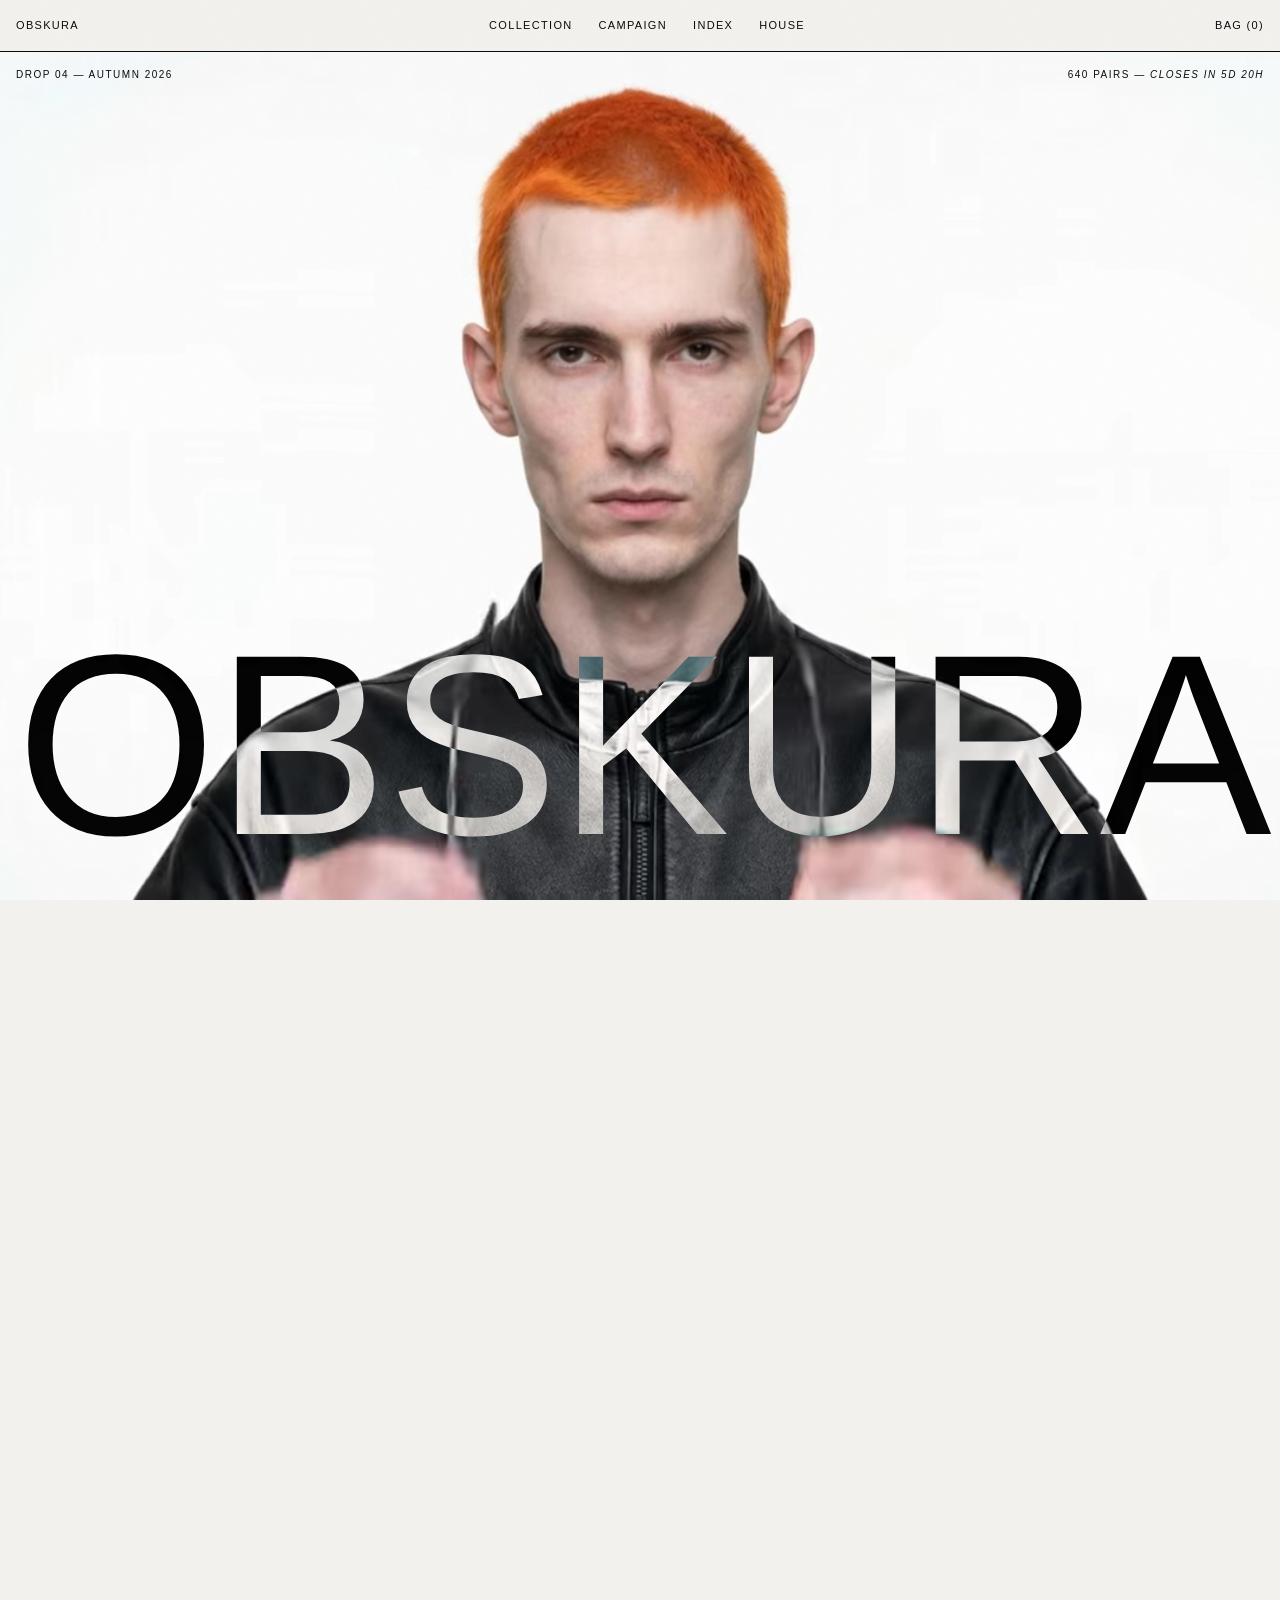
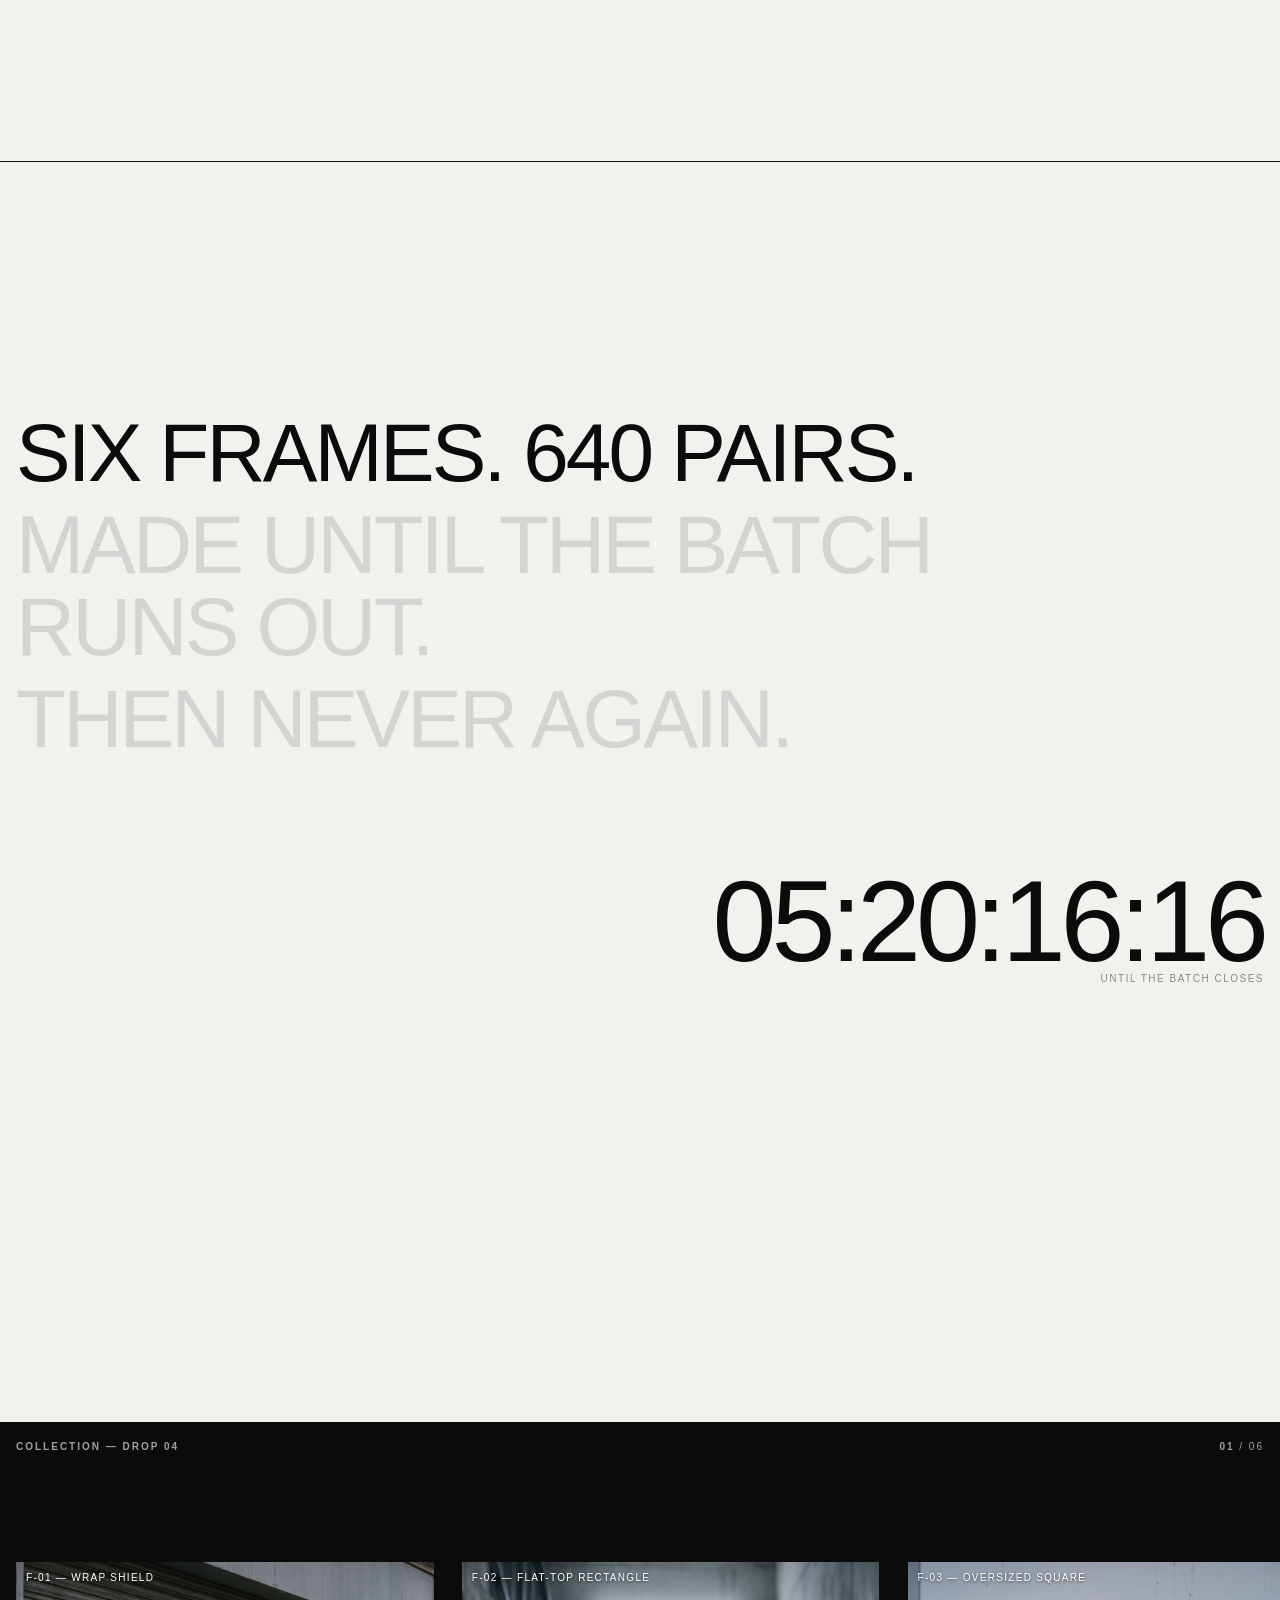
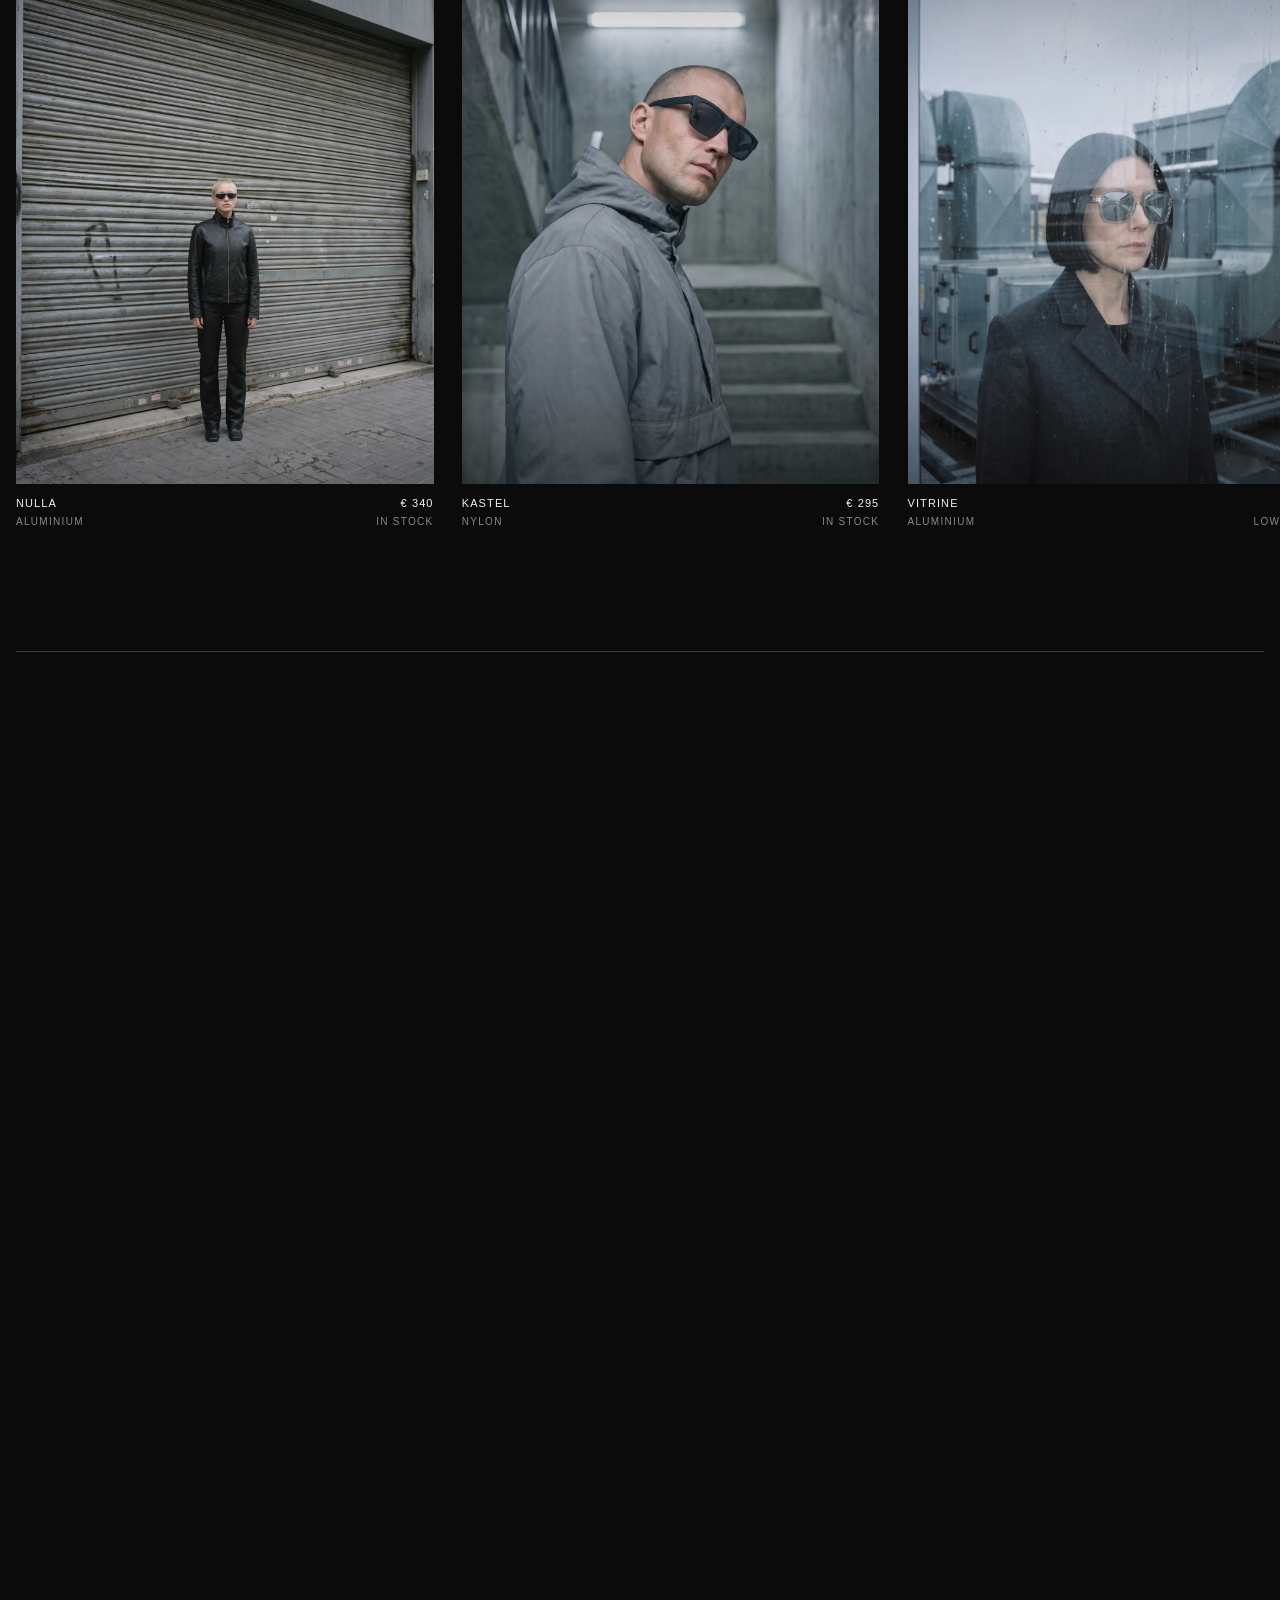
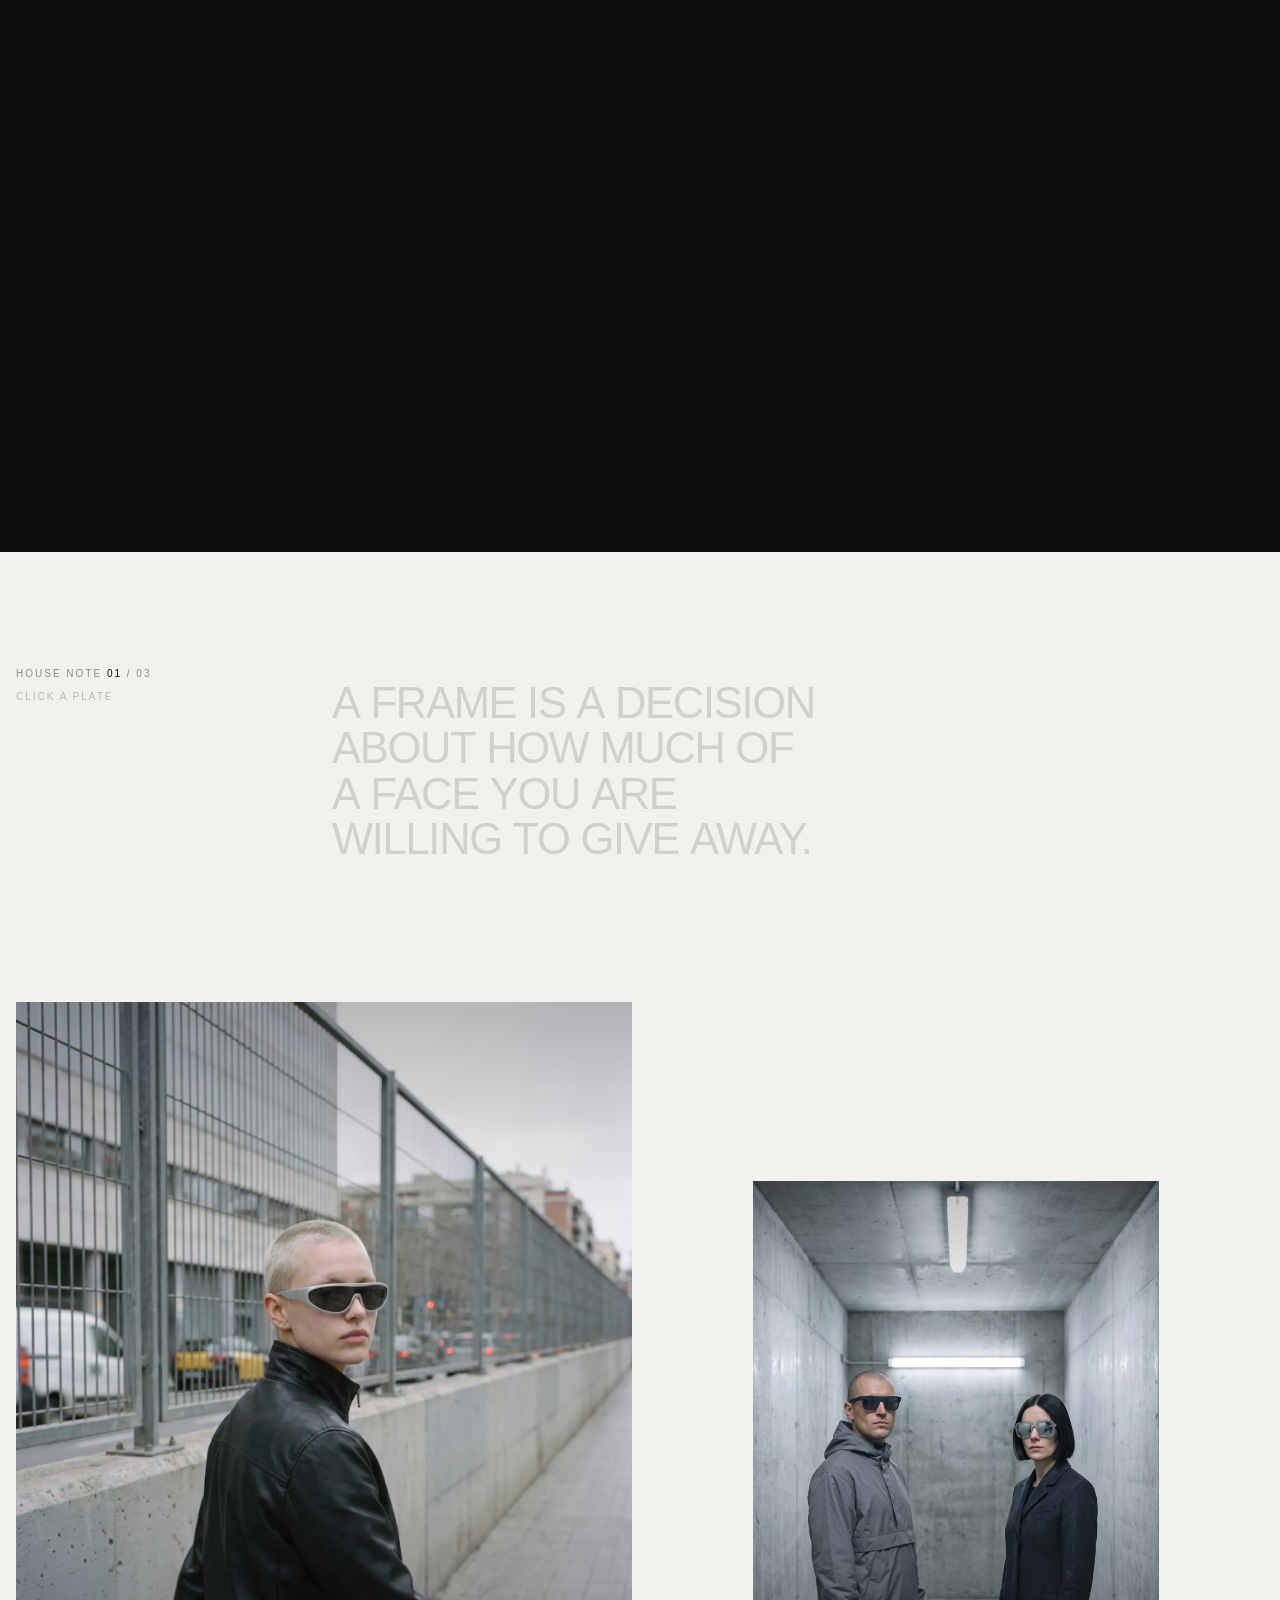
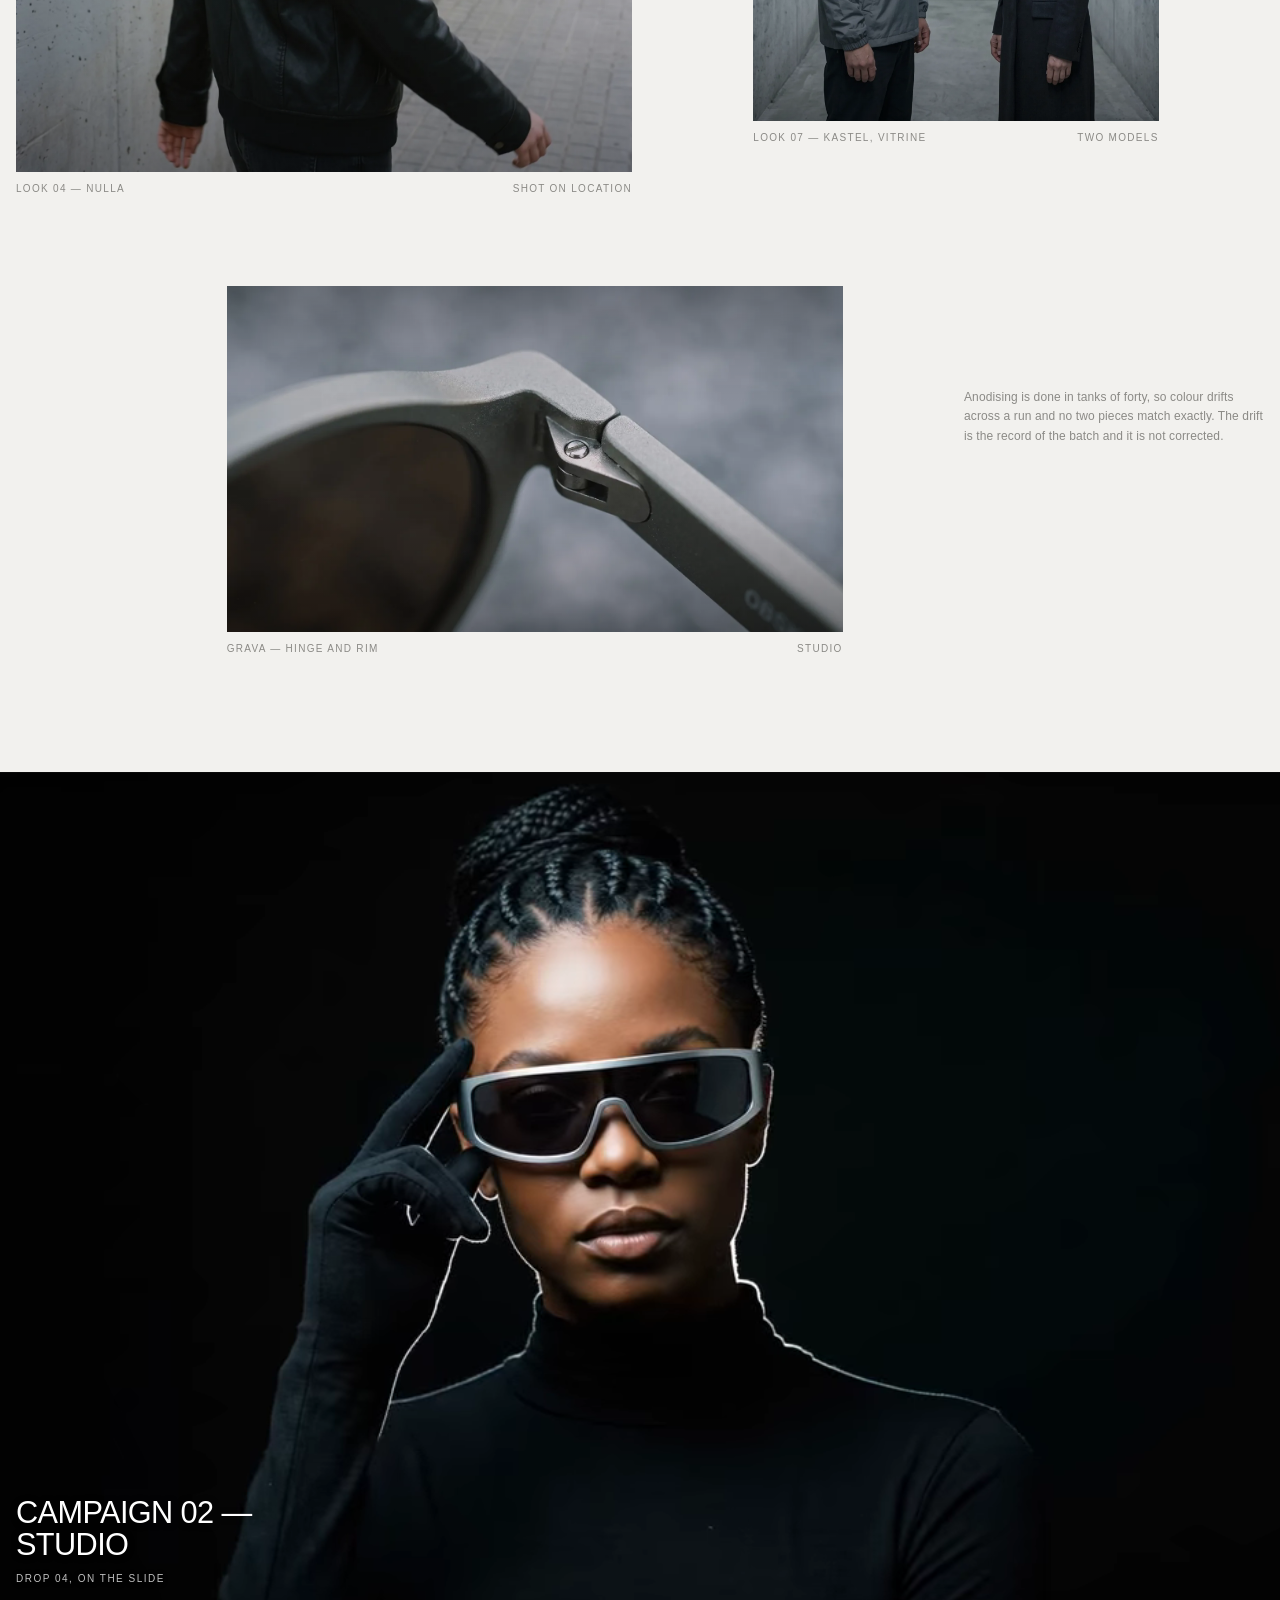
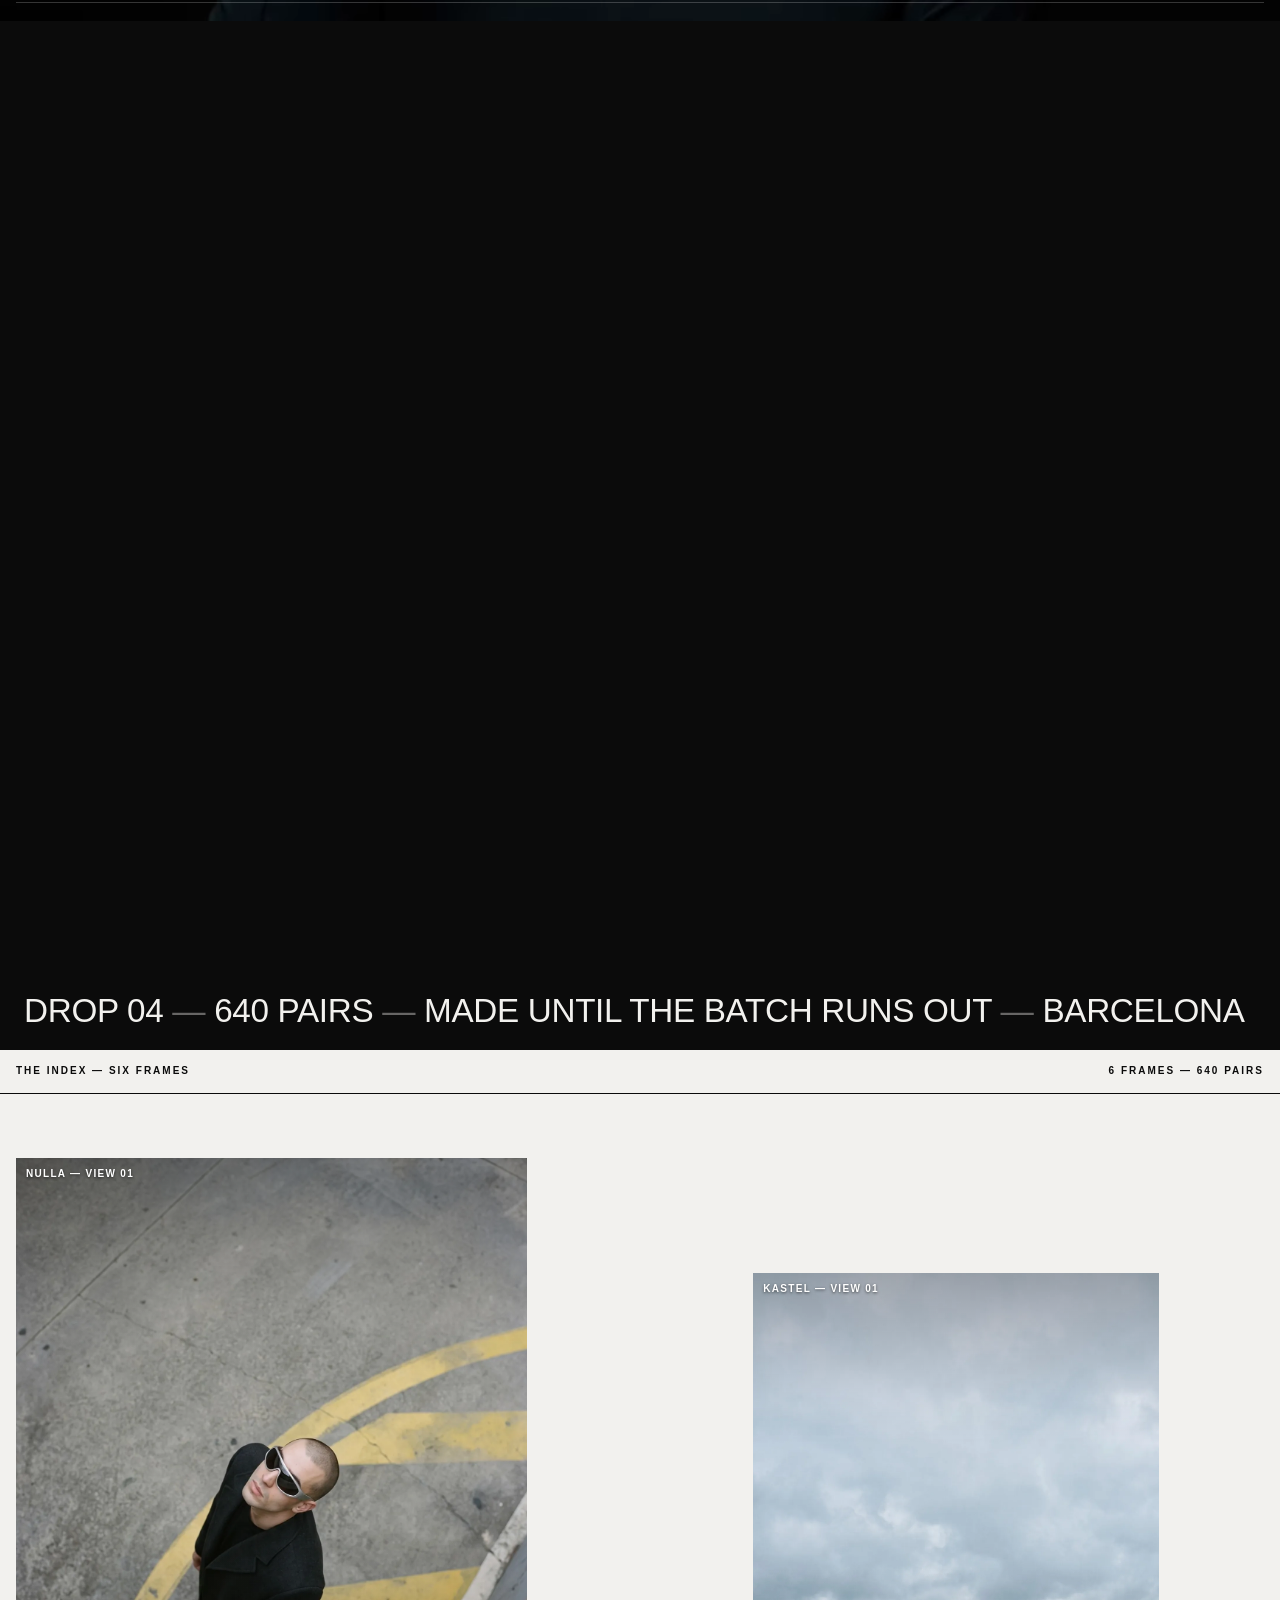
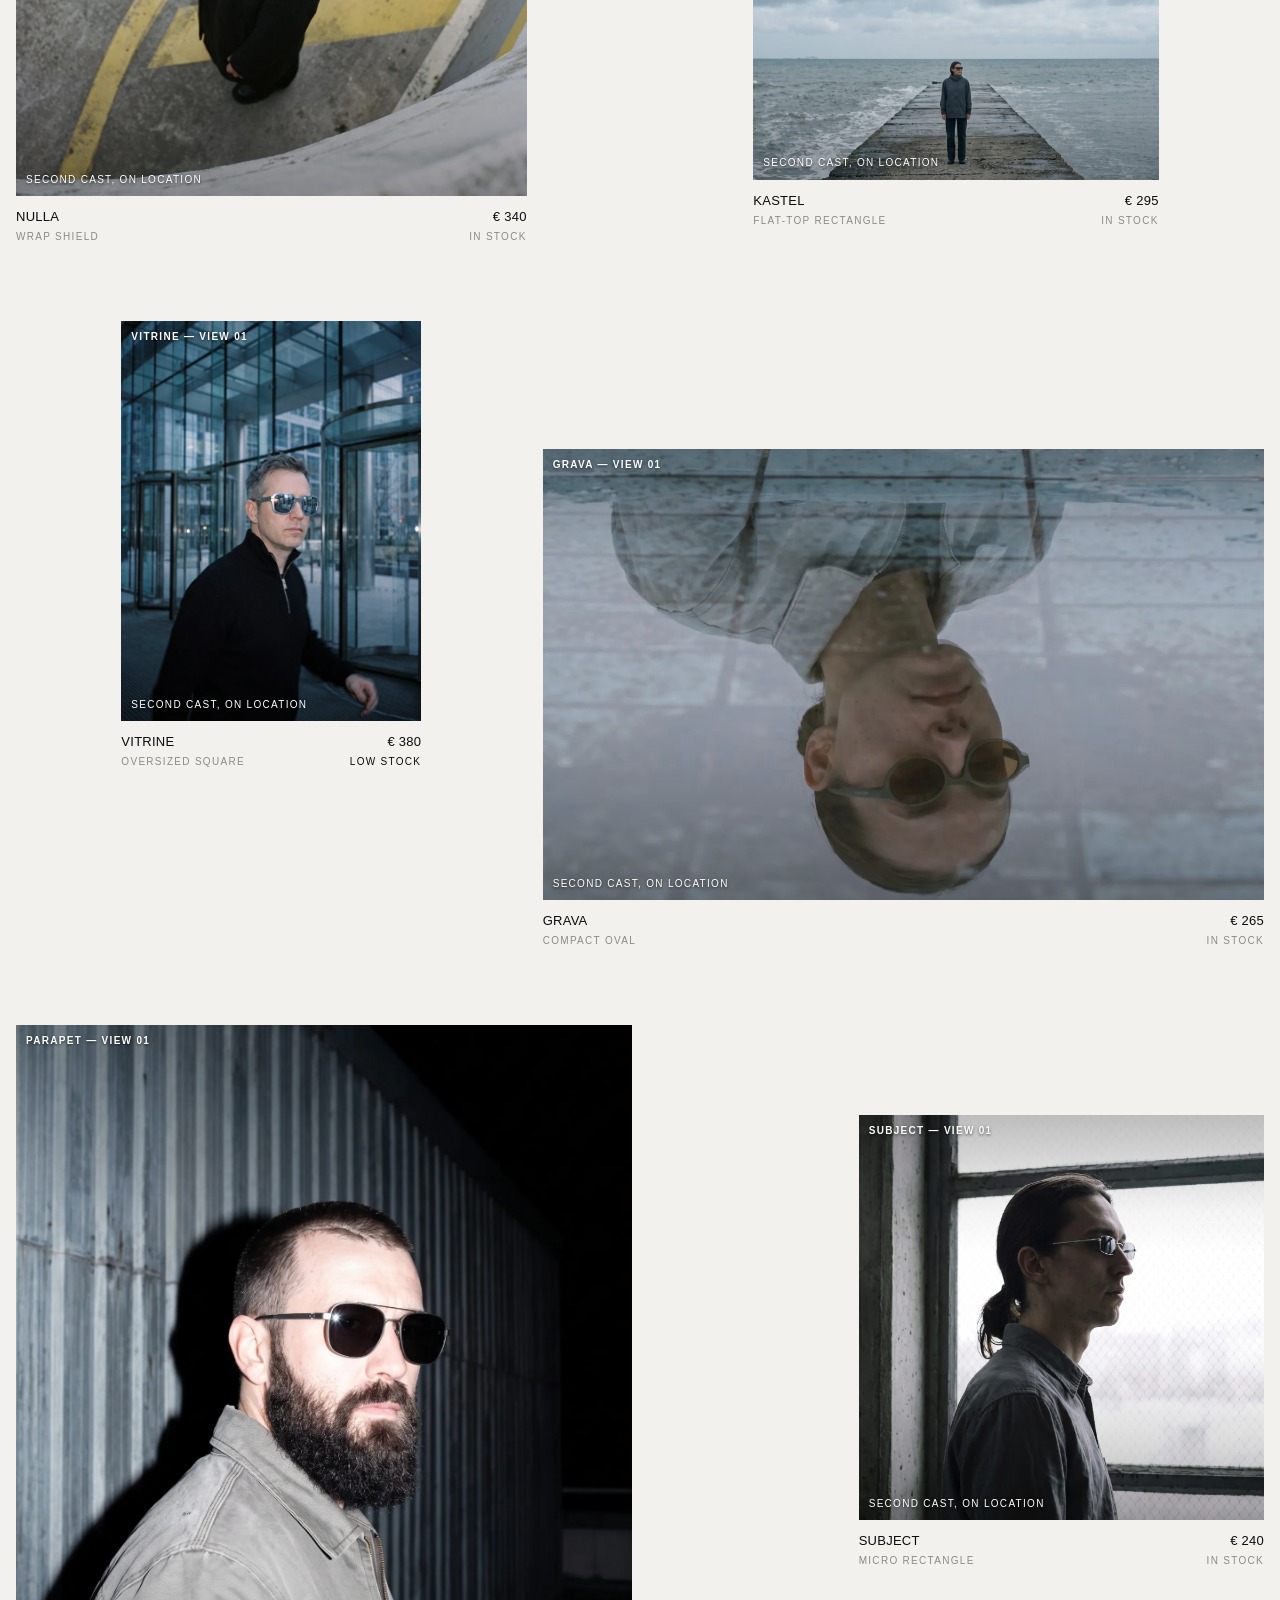
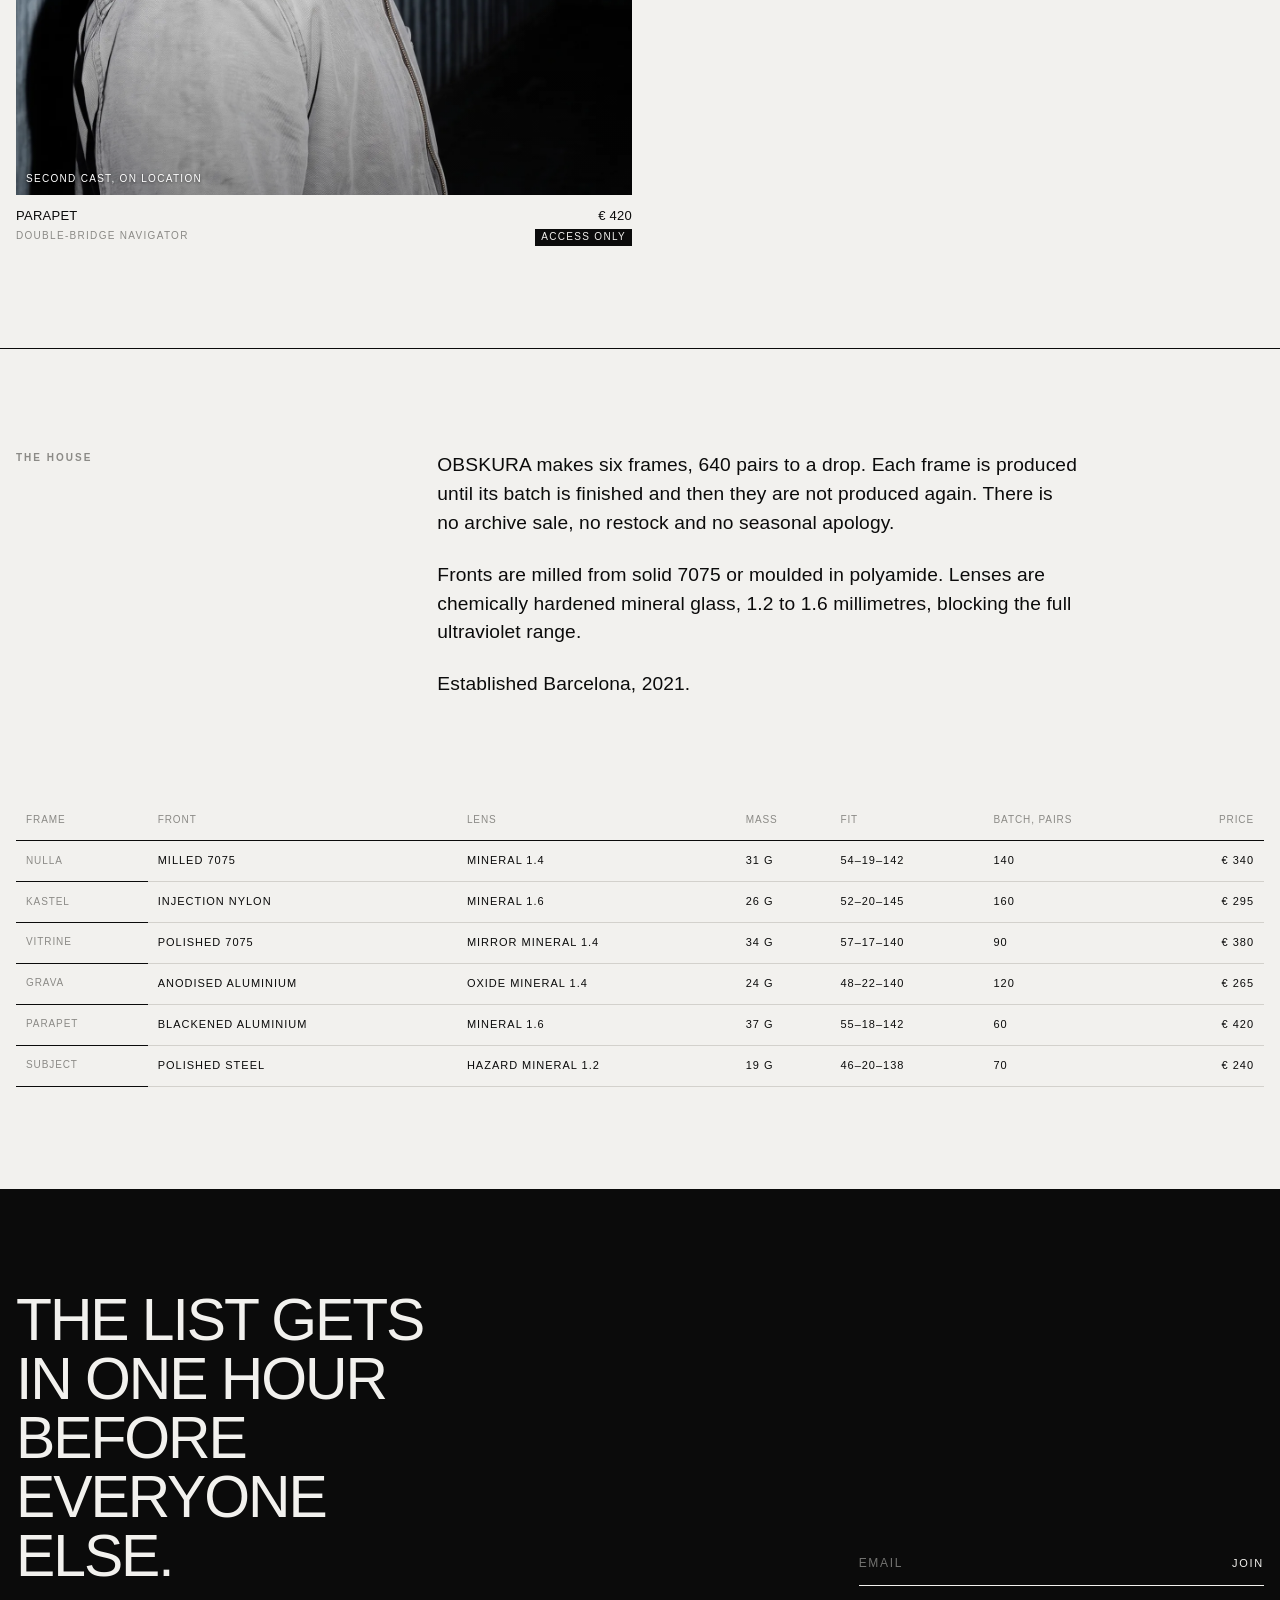
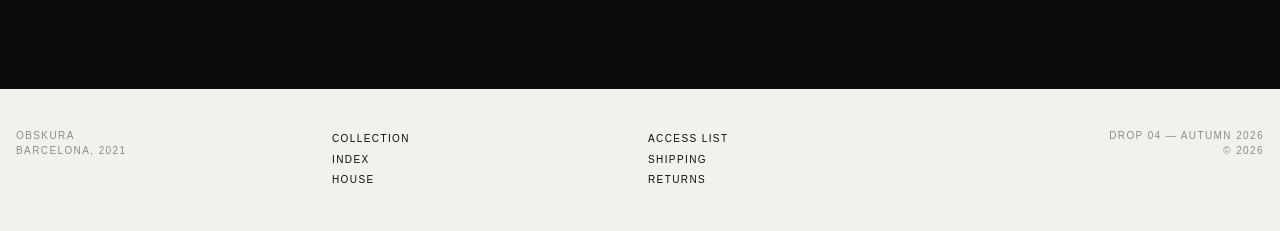
<file: sites/obsk/index.html>
<!DOCTYPE html>
<html lang="en">
<head>
<meta charset="UTF-8"/>
<meta name="viewport" content="width=device-width, initial-scale=1.0, viewport-fit=cover"/>
<meta name="color-scheme" content="light"/>
<title>OBSKURA — protective eyewear, six frames, Drop 04</title>
<meta name="description" content="OBSKURA is a Barcelona eyewear house. Six frames — Nulla, Kastel, Vitrine, Grava, Parapet, Subject — made until the batch runs out, then never produced again. €240–€420. Drop 04, Autumn 2026, 640 pairs."/>
<link rel="canonical" href="https://obskura.com/"/>
<meta name="robots" content="index,follow,max-snippet:-1,max-image-preview:large,max-video-preview:-1"/>
<meta name="author" content="OBSKURA"/>
<meta property="og:type" content="website"/>
<meta property="og:site_name" content="OBSKURA"/>
<meta property="og:title" content="OBSKURA — protective eyewear, six frames"/>
<meta property="og:description" content="Six frames, made until the batch runs out. Drop 04 — Autumn 2026, 640 pairs. Barcelona, established 2021."/>
<meta property="og:url" content="https://obskura.com/"/>
<meta property="og:locale" content="en_GB"/>
<meta name="twitter:card" content="summary_large_image"/>
<meta name="twitter:title" content="OBSKURA — protective eyewear, six frames"/>
<meta name="twitter:description" content="Six frames, made until the batch runs out. Drop 04 — Autumn 2026, 640 pairs."/>
<link rel="icon" href="data:image/svg+xml,<svg xmlns='http://www.w3.org/2000/svg' viewBox='0 0 100 100'><rect width='100' height='100' fill='%23000'/><rect x='18' y='44' width='64' height='12' fill='%23fff'/></svg>"/>
<style>
:root{
  --bg:#f2f1ee;--ink:#0b0b0b;--soft:#8b8a86;--hair:#d3d1cc;
  --sans:"Helvetica Neue",Helvetica,Arial,-apple-system,system-ui,sans-serif;
  --bar:52px;--gut:16px;--ease:cubic-bezier(.76,0,.16,1);
}
*{margin:0;padding:0;box-sizing:border-box}
html{-webkit-text-size-adjust:100%;overflow-y:scroll;scroll-behavior:auto}
body{background:var(--bg);color:var(--ink);font-family:var(--sans);font-size:12px;line-height:1.45;
  letter-spacing:.01em;-webkit-font-smoothing:antialiased;overflow-x:clip;padding-top:var(--bar)}
a{color:inherit;text-decoration:none}
button,select,input{font:inherit;color:inherit;background:none;border:0;cursor:pointer;
  letter-spacing:inherit;text-transform:inherit}
img{display:block;max-width:100%}
::selection{background:#0b0b0b;color:#f2f1ee}
:focus-visible{outline:1px solid currentColor;outline-offset:3px}
.u{text-transform:uppercase;letter-spacing:.1em}
.soft{color:var(--soft)}
.mono{font-variant-numeric:tabular-nums}

/* film grain over the whole page — it is what stops flat colour reading as a wireframe */
.grain{position:fixed;inset:0;z-index:400;pointer-events:none;opacity:.5;mix-blend-mode:multiply}

/* ---------- bar ---------- */
.bar{position:fixed;top:0;left:0;right:0;height:var(--bar);z-index:120;
  display:flex;align-items:center;justify-content:space-between;gap:18px;padding:0 var(--gut);
  background:var(--bg);border-bottom:1px solid var(--ink);
  transition:background .4s var(--ease),color .4s var(--ease),border-color .4s var(--ease)}
.bar.inv{background:#0b0b0b;color:#f2f1ee;border-color:#0b0b0b}
.bar a,.bar button{font-size:11px;letter-spacing:.12em;text-transform:uppercase;white-space:nowrap}
.bar nav{display:flex;gap:26px}
.bar nav a{position:relative;padding:4px 0}
.bar nav a::after{content:"";position:absolute;left:0;right:0;bottom:2px;height:1px;background:currentColor;
  transform:scaleX(0);transform-origin:0 50%;transition:transform .45s var(--ease)}
.bar nav a:hover::after,.bar nav a.on::after{transform:scaleX(1)}
.brand{font-size:13px;letter-spacing:.3em;font-weight:500}
.bar .right{display:flex;align-items:center;gap:20px}
.bagbtn b{font-weight:400;font-variant-numeric:tabular-nums}
.bagbtn.bump{animation:bump .5s var(--ease)}
@keyframes bump{40%{transform:scale(1.35)}100%{transform:none}}
.mbtn{display:none}

/* ---------- shared image frame ---------- */
.f{display:block;position:relative;overflow:hidden;background:#dedcd7}
.f>img{position:absolute;inset:0;width:100%;height:100%;object-fit:cover;
  transition:transform 1.1s var(--ease)}
.f::after{content:"";position:absolute;inset:0;pointer-events:none;
  background:linear-gradient(180deg,rgba(0,0,0,.26),rgba(0,0,0,.13) 14%,rgba(0,0,0,.04) 24%,
    rgba(0,0,0,0) 34%,rgba(0,0,0,0) 58%,rgba(0,0,0,.05) 68%,rgba(0,0,0,.15) 82%,rgba(0,0,0,.32))}
.f .lab{position:absolute;left:10px;top:9px;right:10px;z-index:2;color:#fff;
  font-size:10px;letter-spacing:.13em;text-transform:uppercase;text-shadow:0 1px 3px rgba(0,0,0,.6)}
.f .lab.b{top:auto;bottom:9px;display:flex;justify-content:space-between;gap:10px}

/* ---------- opening ---------- */
/* the opening is pinned: scroll runs the film frame by frame instead of playing it */
.open{position:relative;height:190svh;border-bottom:1px solid var(--ink)}
.open .stage{position:sticky;top:var(--bar);height:calc(100svh - var(--bar));overflow:hidden}
.open .f{position:absolute;inset:0}
.open .f>video,.open .f>img{position:absolute;inset:0;width:100%;height:100%;
  object-fit:cover;transform:none;transition:none}
/* the still underneath is the film's own last frame. the film simply stops on it
   and stays there — there is no swap to see. */
.open .f>img.lens-on{z-index:1}
.open .f>video{z-index:2}
.open .f::after{z-index:4}
/* no scrim, no shadow on the opening — the picture is left alone.
   the wordmark is set twice: black everywhere, and a white copy shown only
   where the picture behind it is dark. no blend modes, no colour fringes. */
.open .f::after{display:none}
.mark{position:absolute;left:var(--gut);right:var(--gut);bottom:calc(2.2vw + 26px);z-index:6;
  display:block;line-height:.78;letter-spacing:-.035em;font-weight:500;white-space:nowrap;
  visibility:hidden;color:#fff;mix-blend-mode:difference;isolation:auto}
.open.fitted .mark{visibility:visible}
.mark span{display:inline-block;font-size:var(--mfs,90px)}
.markw{display:none}
.opmeta{position:absolute;left:var(--gut);right:var(--gut);top:16px;z-index:4;color:var(--ink);
  display:flex;justify-content:space-between;gap:16px;font-size:10px;letter-spacing:.15em;
  text-transform:uppercase}
.scrollcue{position:absolute;left:50%;bottom:calc(2.2vw + var(--markh,7.5vw) + 14px);transform:translateX(-50%);z-index:3;
  color:#fff;font-size:10px;letter-spacing:.2em;text-transform:uppercase;opacity:.85;
  animation:cue 2.4s var(--ease) infinite}
@keyframes cue{0%,100%{transform:translate(-50%,0);opacity:.5}50%{transform:translate(-50%,7px);opacity:1}}

/* ---------- pinned statement ---------- */
.pin{position:relative}
.pin .stage{position:sticky;top:var(--bar);height:calc(100svh - var(--bar));overflow:hidden;
  display:flex;align-items:center}
.say{width:100%;padding:0 var(--gut)}
.say .l{display:block;font-size:clamp(28px,6.4vw,96px);line-height:1.0;letter-spacing:-.035em;
  font-weight:500;text-transform:uppercase;max-width:22ch}
.say .l+.l{margin-top:.12em}
.sayl{opacity:.12;transition:opacity .5s var(--ease)}
.sayl.on{opacity:1}
.stat{position:absolute;right:var(--gut);bottom:24px;text-align:right;font-size:10px;
  letter-spacing:.15em;text-transform:uppercase;color:var(--soft)}
.statn{display:block;font-size:clamp(40px,9vw,130px);line-height:.86;letter-spacing:-.045em;
  color:var(--ink);font-variant-numeric:tabular-nums}

/* ---------- pinned horizontal collection ---------- */
.rail{position:relative;background:#0b0b0b;color:#f2f1ee}
.rail .stage{position:sticky;top:var(--bar);height:calc(100svh - var(--bar));overflow:hidden}
.track{position:absolute;top:0;left:0;height:100%;width:max-content;display:flex;align-items:center;gap:2.2vw;
  padding:0 var(--gut);will-change:transform}
.slide{flex:0 0 auto;cursor:pointer}
.slide .f{height:min(58svh,620px);width:calc(min(58svh,620px)*.8);background:#1a1a1a}
.slide .f>img{transform:scale(1.02)}
.slide:hover .f>img{transform:scale(1.08)}
.slide .meta{display:flex;width:100%;justify-content:space-between;gap:12px;margin-top:12px;
  font-size:11px;letter-spacing:.1em;text-transform:uppercase}
.slide .meta b{font-weight:400}
.slide .sub{display:flex;width:100%;justify-content:space-between;gap:12px;margin-top:3px;
  font-size:10px;letter-spacing:.13em;text-transform:uppercase;opacity:.55}
.railhead{position:absolute;left:var(--gut);top:18px;z-index:4;font-size:10px;letter-spacing:.2em;
  text-transform:uppercase;opacity:.65}
.railprog{position:absolute;left:var(--gut);right:var(--gut);bottom:18px;z-index:4;
  height:1px;background:rgba(242,241,238,.2)}
.railprog i{display:block;height:100%;background:#f2f1ee;width:0}
.railn{position:absolute;right:var(--gut);top:18px;z-index:4;font-size:10px;letter-spacing:.2em;
  text-transform:uppercase;opacity:.65;font-variant-numeric:tabular-nums}

/* ---------- editorial spread ---------- */
.spread{padding:clamp(48px,9vw,140px) var(--gut) clamp(60px,9vw,140px);
  display:grid;grid-template-columns:repeat(12,1fr);align-items:start;
  gap:clamp(50px,7vw,120px) var(--gut);border-bottom:1px solid var(--ink);overflow:hidden}
.sp-k{grid-column:1/4;grid-row:1;font-size:10px;letter-spacing:.2em;text-transform:uppercase;color:var(--soft)}
.sp-k b{font-weight:400;color:var(--ink);font-variant-numeric:tabular-nums}
.sp-hint{display:block;margin-top:8px;opacity:.55}
/* each word of the statement is lifted by scroll position, not by a timer */
.sp-t .w{display:inline-block;opacity:.14;transform:translateY(14px);
  transition:opacity .35s var(--ease),transform .45s var(--ease)}
.sp-t .w.up{opacity:1;transform:none}
/* the plates drift at different rates and lean toward the pointer */
.sp-a .f,.sp-b .f,.sp-c .f{cursor:pointer}
.sp-a .f>img,.sp-b .f>img,.sp-c .f>img{transform:none;transition:none}
.sp-t{grid-column:4/13;grid-row:1;font-size:clamp(22px,3.4vw,46px);line-height:1.04;letter-spacing:-.03em;
  font-weight:500;text-transform:uppercase;max-width:20ch;margin-bottom:clamp(30px,5vw,80px)}
.sp-a{grid-column:1/7;grid-row:2}
.sp-a .f{aspect-ratio:4/5}
.sp-b{grid-column:8/12;grid-row:2;margin-top:clamp(60px,14vw,220px)}
.sp-b .f{aspect-ratio:3/4}
.sp-c{grid-column:3/9;grid-row:3}
.sp-c .f{aspect-ratio:16/9}
.sp-note{grid-column:10/13;grid-row:3;margin-top:clamp(40px,8vw,140px);
  font-size:12px;line-height:1.6;color:var(--soft)}
.cap{margin-top:10px;display:flex;justify-content:space-between;gap:12px;
  font-size:10px;letter-spacing:.13em;text-transform:uppercase;color:var(--soft)}

/* ---------- campaign sequence ---------- */
.seq{position:relative;background:#0b0b0b}
.seq .stage{position:sticky;top:var(--bar);height:calc(100svh - var(--bar));overflow:hidden}
.seq .f{position:absolute;inset:0}
.seq .f::after{display:none}
.seq .f>img,.seq .f>video{position:absolute;inset:0;width:100%;height:100%;object-fit:cover}
.seq .f>img{z-index:1}
.seq .f>video{z-index:2}
.seqcap{position:absolute;left:var(--gut);bottom:34px;z-index:9;color:#fff;max-width:36ch;
  text-shadow:0 1px 6px rgba(0,0,0,.5)}
.seqcap b{display:block;font-weight:500;font-size:clamp(18px,2.4vw,32px);line-height:1.06;
  letter-spacing:-.02em;text-transform:uppercase;margin-bottom:8px}
.seqcap span{font-size:10px;letter-spacing:.15em;text-transform:uppercase;opacity:.75}
.seqn{position:absolute;right:var(--gut);bottom:34px;z-index:9;color:#fff;font-size:10px;
  letter-spacing:.2em;text-transform:uppercase;font-variant-numeric:tabular-nums;opacity:.75}
.seqbar{position:absolute;left:var(--gut);right:var(--gut);bottom:18px;z-index:9;height:1px;
  background:rgba(255,255,255,.2)}
.seqbar i{display:block;height:100%;background:#fff;width:0}

/* ---------- marquee ---------- */
.mq{overflow:hidden;border-bottom:1px solid var(--ink);background:var(--ink);color:var(--bg);
  padding:14px 0;white-space:nowrap}
.mq-t{display:inline-block;animation:mq 26s linear infinite}
.mq-t span{font-size:clamp(18px,2.6vw,34px);letter-spacing:-.01em;text-transform:uppercase;
  font-weight:500;padding:0 24px}
.mq-t i{font-style:normal;opacity:.4}
@keyframes mq{to{transform:translateX(-50%)}}

/* ---------- the index (shop) ---------- */
.ihead{display:flex;align-items:baseline;justify-content:space-between;gap:16px;
  padding:14px var(--gut);border-bottom:1px solid var(--ink);
  font-size:10px;letter-spacing:.2em;text-transform:uppercase}
.idx{display:grid;grid-template-columns:repeat(12,1fr);align-items:start;
  gap:clamp(40px,6vw,110px) var(--gut);
  padding:clamp(30px,5vw,70px) var(--gut) clamp(50px,8vw,120px)}
.it{display:block;cursor:pointer}
.it .f{aspect-ratio:4/5;background:#dedcd7}
.it .f>img{transform:scale(1.01)}
.it:hover .f>img{transform:scale(1.06)}
.it .r1{display:flex;width:100%;justify-content:space-between;gap:12px;margin-top:12px;
  font-size:13px;letter-spacing:.02em;text-transform:uppercase}
.it .r2{display:flex;width:100%;justify-content:space-between;gap:12px;margin-top:3px;
  font-size:10px;letter-spacing:.13em;text-transform:uppercase;color:var(--soft)}
.it .st.low{color:var(--ink)}
.it .st.acc{background:var(--ink);color:var(--bg);padding:1px 6px}
/* deliberately uneven: six frames, six different sizes and baselines */
.it:nth-child(1){grid-column:1/6;grid-row:1}
.it:nth-child(2){grid-column:8/12;grid-row:1;margin-top:clamp(50px,9vw,150px)}
.it:nth-child(3){grid-column:2/5;grid-row:2}
.it:nth-child(4){grid-column:6/13;grid-row:2;margin-top:clamp(60px,10vw,170px)}
.it:nth-child(5){grid-column:1/7;grid-row:3}
.it:nth-child(6){grid-column:9/13;grid-row:3;margin-top:clamp(40px,7vw,120px)}
.it:nth-child(3) .f{aspect-ratio:3/4}
.it:nth-child(4) .f{aspect-ratio:16/10}
.it:nth-child(6) .f{aspect-ratio:1/1}
.openbadge{position:absolute;right:10px;bottom:9px;z-index:3;background:#fff;color:#0b0b0b;
  padding:6px 11px;font-size:10px;letter-spacing:.14em;text-transform:uppercase;
  opacity:0;transform:translateY(6px);transition:opacity .3s var(--ease),transform .3s var(--ease)}
.it:hover .openbadge{opacity:1;transform:none}

.idxfall{list-style:none;padding:0 var(--gut) clamp(40px,6vw,90px);display:grid;
  grid-template-columns:repeat(auto-fit,minmax(260px,1fr));gap:clamp(24px,3vw,44px)}
.idxfall h3{font-size:15px;letter-spacing:.02em;text-transform:uppercase;font-weight:500}
.idxfall h3 span{color:var(--soft);font-weight:400;margin-left:8px}
.idxfall p{margin-top:8px;font-size:12px;line-height:1.55;color:var(--soft)}
.idxfall b{color:var(--ink);font-weight:400}

/* ---------- house / spec / access / footer ---------- */
.house{display:grid;grid-template-columns:repeat(12,1fr);gap:var(--gut);
  padding:clamp(50px,8vw,120px) var(--gut);border-top:1px solid var(--ink)}
.house .k{grid-column:1/4;font-size:10px;letter-spacing:.2em;text-transform:uppercase;color:var(--soft)}
.house .b{grid-column:5/12;font-size:clamp(15px,1.5vw,20px);line-height:1.5;max-width:60ch}
.house .b p+p{margin-top:1.2em}
.spec{width:100%;border-collapse:collapse;font-size:11px}
.specwrap{padding:0 var(--gut) clamp(50px,8vw,110px)}
.spec th,.spec td{text-align:left;padding:12px 10px;border-bottom:1px solid var(--hair);
  letter-spacing:.09em;text-transform:uppercase;white-space:nowrap}
.spec th{color:var(--soft);font-weight:400;border-bottom-color:var(--ink);font-size:10px}
.spec td:last-child,.spec th:last-child{text-align:right}
.spec tbody tr{cursor:pointer;transition:background .2s}
.spec tbody tr:hover{background:var(--ink);color:var(--bg)}
.access{display:grid;grid-template-columns:repeat(12,1fr);gap:var(--gut);align-items:end;
  padding:clamp(50px,8vw,120px) var(--gut);background:var(--ink);color:var(--bg)}
.access h2{grid-column:1/8;font-size:clamp(24px,4.6vw,64px);line-height:1;letter-spacing:-.035em;
  font-weight:500;text-transform:uppercase;max-width:14ch}
.access form{grid-column:9/13;display:flex;gap:0;border-bottom:1px solid var(--bg)}
.access input{flex:1;padding:12px 0;font-size:12px;letter-spacing:.08em;color:var(--bg);cursor:text}
.access input::placeholder{color:rgba(242,241,238,.45);text-transform:uppercase;letter-spacing:.14em}
.access button{padding:12px 0 12px 16px;font-size:11px;letter-spacing:.16em;text-transform:uppercase}
.access .ok{grid-column:9/13;font-size:11px;letter-spacing:.12em;text-transform:uppercase;opacity:.7}
.foot{display:grid;grid-template-columns:repeat(12,1fr);gap:var(--gut);
  padding:40px var(--gut);border-top:1px solid var(--ink);
  font-size:10px;letter-spacing:.14em;text-transform:uppercase;color:var(--soft)}
.foot div:nth-child(1){grid-column:1/4}.foot div:nth-child(2){grid-column:4/7}
.foot div:nth-child(3){grid-column:7/10}.foot div:nth-child(4){grid-column:10/13;text-align:right}
.foot a{display:block;padding:3px 0;color:var(--ink)}
.foot a:hover{opacity:.5}

/* ---------- product view ---------- */
.pv{position:fixed;inset:0;z-index:200;background:var(--bg);overflow-y:auto;overscroll-behavior:contain;
  visibility:hidden;opacity:0;transition:opacity .34s var(--ease),visibility .34s}
.pv.on{visibility:visible;opacity:1}
body.locked{overflow:hidden}
.pvbar{position:sticky;top:0;z-index:6;display:flex;align-items:center;justify-content:space-between;
  gap:16px;padding:0 var(--gut);height:var(--bar);background:var(--bg);border-bottom:1px solid var(--ink);
  font-size:11px;letter-spacing:.12em;text-transform:uppercase}
.pvwrap{display:grid;grid-template-columns:1fr 400px}
.pvshots{border-right:1px solid var(--ink)}
.pvshots .f{aspect-ratio:4/5;border-bottom:1px solid var(--ink)}
.pvinfo{position:sticky;top:var(--bar);align-self:start;padding:clamp(24px,3vw,44px) var(--gut);
  height:calc(100svh - var(--bar));overflow-y:auto}
.pvinfo h2{font-size:clamp(30px,4vw,56px);line-height:.94;letter-spacing:-.04em;font-weight:500;
  text-transform:uppercase}
.pvprice{margin-top:10px;font-size:15px;letter-spacing:.05em}
.pvsub{margin-top:4px;font-size:10px;letter-spacing:.15em;text-transform:uppercase;color:var(--soft)}
.pvtext{margin-top:26px;font-size:13px;line-height:1.6;max-width:44ch}
.pvtext p+p{margin-top:1em}
.pvspec{margin-top:28px;border-top:1px solid var(--ink)}
.pvspec div{display:flex;justify-content:space-between;gap:14px;padding:9px 0;
  border-bottom:1px solid var(--hair);font-size:10px;letter-spacing:.12em;text-transform:uppercase}
.pvspec dt{color:var(--soft)}
.pvadd{margin-top:28px;width:100%;display:flex;align-items:center;justify-content:space-between;
  gap:14px;padding:15px 18px;background:var(--ink);color:var(--bg);
  font-size:11px;letter-spacing:.16em;text-transform:uppercase;
  transition:opacity .2s}
.pvadd:hover{opacity:.82}
.pvadd[disabled]{opacity:.35;cursor:not-allowed}
.pvnav{display:flex;justify-content:space-between;gap:16px;margin-top:22px;
  font-size:10px;letter-spacing:.14em;text-transform:uppercase;color:var(--soft)}
.pvnav button:hover{color:var(--ink)}
.pv .f,.pvinfo>*{opacity:0;transform:translateY(16px)}
.pv.ready .f,.pv.ready .pvinfo>*{opacity:1;transform:none;
  transition:opacity .6s var(--ease),transform .7s var(--ease)}
.pv.ready .pvshots .f:nth-child(2){transition-delay:.07s}
.pv.ready .pvshots .f:nth-child(3){transition-delay:.14s}
.pv.ready .pvshots .f:nth-child(4){transition-delay:.21s}
.pv.ready .pvinfo>*:nth-child(2){transition-delay:.05s}
.pv.ready .pvinfo>*:nth-child(3){transition-delay:.09s}
.pv.ready .pvinfo>*:nth-child(4){transition-delay:.13s}
.pv.ready .pvinfo>*:nth-child(5){transition-delay:.17s}

/* shared-element morph: the clicked picture physically becomes the product page */
.morph{position:fixed;z-index:199;pointer-events:none;overflow:hidden;background:#dedcd7;
  transition:transform .62s var(--ease),opacity .18s .46s}
.morph img{width:100%;height:100%;object-fit:cover}
.fly{position:fixed;z-index:230;pointer-events:none;overflow:hidden;transform-origin:0 0;
  transition:transform .72s cubic-bezier(.6,0,.2,1),opacity .2s .54s}
.fly img{width:100%;height:100%;object-fit:cover}

/* ---------- editorial lightbox ---------- */
.lb{position:fixed;inset:0;z-index:190;background:#0b0b0b;visibility:hidden;
  display:flex;align-items:center;justify-content:center}
.lb.on{visibility:visible}
.lb .shot{position:relative;max-width:min(86vw,1200px);max-height:82svh;
  transform:scale(.965);transition:transform .5s var(--ease)}
.lb.on .shot{transform:none}
.lb img{max-height:82svh;width:auto;object-fit:contain}
.lb .bar2{position:absolute;left:0;right:0;top:0;height:var(--bar);display:flex;
  align-items:center;justify-content:space-between;padding:0 var(--gut);color:#f2f1ee;
  font-size:11px;letter-spacing:.14em;text-transform:uppercase}
.lb .cap3{position:absolute;left:var(--gut);right:var(--gut);bottom:22px;display:flex;
  justify-content:space-between;gap:16px;color:#f2f1ee;font-size:10px;letter-spacing:.14em;
  text-transform:uppercase;opacity:.75}
.lb .arw{position:absolute;top:50%;transform:translateY(-50%);color:#f2f1ee;padding:18px;font-size:16px}
.lb .arw:hover{opacity:.6}
.lb .prev{left:4px}.lb .next{right:4px}

/* ---------- bag ---------- */
.scrim{position:fixed;inset:0;z-index:150;background:rgba(11,11,11,.45);opacity:0;visibility:hidden;
  transition:opacity .34s,visibility .34s}
.scrim.on{opacity:1;visibility:visible}
.bag{position:fixed;top:0;right:0;bottom:0;width:min(420px,92vw);z-index:160;background:var(--bg);
  border-left:1px solid var(--ink);transform:translateX(101%);transition:transform .46s var(--ease);
  display:flex;flex-direction:column}
.bag.on{transform:none}
.bagtop{display:flex;align-items:center;justify-content:space-between;gap:16px;height:var(--bar);
  padding:0 var(--gut);border-bottom:1px solid var(--ink);font-size:11px;letter-spacing:.14em;
  text-transform:uppercase}
.baglist{flex:1;overflow-y:auto}
.brow{display:grid;grid-template-columns:64px 1fr auto;gap:12px;padding:14px var(--gut);
  border-bottom:1px solid var(--hair);align-items:start}
.brow .f{aspect-ratio:4/5}
.brow .m{font-size:12px;letter-spacing:.04em;text-transform:uppercase}
.brow .m span{display:block;font-size:10px;letter-spacing:.12em;color:var(--soft);margin-top:3px}
.qty{display:inline-flex;align-items:center;gap:8px;margin-top:8px;border:1px solid var(--hair)}
.qty button{padding:3px 9px;font-size:12px}
.qty button:hover{background:var(--ink);color:var(--bg)}
.qty span{min-width:22px;text-align:center;font-size:11px;font-variant-numeric:tabular-nums}
.brow>button{font-size:10px;letter-spacing:.12em;text-transform:uppercase;color:var(--soft)}
.brow>button:hover{color:var(--ink)}
.bagempty{padding:34px var(--gut);color:var(--soft);font-size:11px;letter-spacing:.12em;
  text-transform:uppercase}
.bagfoot{border-top:1px solid var(--ink);padding:16px var(--gut) 20px}
.bagtot{display:flex;justify-content:space-between;font-size:11px;letter-spacing:.14em;
  text-transform:uppercase;margin-bottom:14px}
.checkout{width:100%;padding:15px;background:var(--ink);color:var(--bg);font-size:11px;
  letter-spacing:.18em;text-transform:uppercase}

/* ---------- reveals ---------- */
.rev{opacity:0;transform:translateY(40px)}
.rev.in{opacity:1;transform:none;transition:opacity .85s var(--ease),transform .95s var(--ease)}

/* ---------- cursor label ---------- */
.cur{position:fixed;z-index:300;pointer-events:none;background:var(--ink);color:var(--bg);
  padding:6px 11px;font-size:10px;letter-spacing:.15em;text-transform:uppercase;
  transform:translate(-50%,-50%) scale(.6);opacity:0;
  transition:opacity .2s,transform .25s var(--ease)}
.cur.on{opacity:1;transform:translate(-50%,-50%) scale(1)}

@media(max-width:900px){
  :root{--gut:12px}
  .bar nav{display:none}
  .mbtn{display:block}
  .pvwrap{grid-template-columns:1fr}
  .pvshots{border-right:0}
  .pvinfo{position:static;height:auto;border-top:1px solid var(--ink)}
  .spread{display:block}
  .spread>*{margin:0 0 26px!important}
  .sp-t{margin-bottom:28px}
  .idx{display:block}
  .idx .it{margin:0 0 34px!important}
  .idx .it .f{aspect-ratio:4/5!important}
  .house{display:block}
  .house .b{margin-top:28px}
  /* narrow screens: a shorter lift, so two blocks revealing side by side
     can never ride over each other mid-transition */
  .rev{transform:translateY(16px)}
  .access{display:block}
  .access form{margin-top:26px}
  .foot{display:block}
  .foot div{margin-bottom:18px;text-align:left!important}
  .slide{width:66vw}
  .specwrap{overflow-x:auto}
  .cur{display:none}
}
/* ==========================================================
   phones. everything from here down is phone-only: the desktop
   layout above is never touched by any of it.
   ========================================================== */
@media(max-width:640px){
  :root{--gut:16px;--bar:calc(54px + env(safe-area-inset-top))}
  html{-webkit-tap-highlight-color:transparent}
  .opmeta i{font-style:normal}

  /* the bar clears the notch, and every control gets a finger-sized
     target without the type moving */
  .bar{padding-top:env(safe-area-inset-top);
    padding-left:max(16px,env(safe-area-inset-left));
    padding-right:max(16px,env(safe-area-inset-right))}
  .bar a,.bar button{display:inline-flex;align-items:center;min-height:44px}
  .bar .right{gap:16px}

  /* the opening */
  .open{height:150svh}
  .opmeta{top:12px;font-size:9px;letter-spacing:.12em;gap:12px}
  .opmeta i{display:none}
  /* the mark sits where the picture is darkest on a phone, so the
     inversion always has something to bite on */
  .mark{bottom:calc(13svh + env(safe-area-inset-bottom))}

  /* on a phone the statement is the whole screen, so it is set to fill it */
  #statement{height:120svh!important}
  .say .l{font-size:clamp(34px,9.6vw,54px);max-width:none}
  .say .l+.l{margin-top:.1em}
  .stat{bottom:16px;font-size:9px;letter-spacing:.12em}
  .statn{font-size:clamp(32px,9.6vw,52px);letter-spacing:-.03em}

  /* the campaign film */
  #campaign{height:150svh!important}
  .seqcap{bottom:38px;max-width:24ch}
  .seqcap b{font-size:22px}
  .seqbar{bottom:calc(14px + env(safe-area-inset-bottom))}

  .foot a{padding:9px 0}

  /* the menu is a panel, not a dropped list: it takes the screen,
     the bar stays on top of it so Close is always in the same place */
  .mnav{position:fixed;left:0;right:0;top:0;bottom:0;z-index:110;
    background:var(--bg);color:var(--ink);
    padding:calc(var(--bar) + 24px) max(16px,env(safe-area-inset-left))
            calc(28px + env(safe-area-inset-bottom)) max(16px,env(safe-area-inset-right));
    display:flex;flex-direction:column;justify-content:space-between;
    opacity:0;visibility:hidden;transform:translateY(-10px);
    transition:opacity .28s var(--ease),transform .34s var(--ease),visibility .34s}
  .mnav.on{opacity:1;visibility:visible;transform:none}
  .mnav ul{list-style:none;margin:0;padding:0}
  .mnav li{border-bottom:1px solid var(--hair)}
  .mnav li:first-child{border-top:1px solid var(--hair)}
  .mnav a{display:block;padding:20px 0;font-size:clamp(26px,7.4vw,38px);
    line-height:1;letter-spacing:-.03em;font-weight:500;text-transform:uppercase}
  .mnav .m{font-size:10px;letter-spacing:.16em;text-transform:uppercase;color:var(--soft);
    display:flex;justify-content:space-between;gap:12px}
  body.mopen,body.bopen{overflow:hidden}

  /* the collection: on a phone you swipe it with your thumb instead of
     scrolling the page sideways. same six frames, native momentum, snap. */
  .rail{padding:54px 0 56px}
  .rail .stage{position:static;height:auto;overflow-x:auto;overflow-y:hidden;
    scroll-snap-type:x mandatory;-webkit-overflow-scrolling:touch;
    overscroll-behavior-x:contain;scrollbar-width:none}
  .rail .stage::-webkit-scrollbar{display:none}
  .track{position:static;transform:none!important;width:max-content;
    padding:0 var(--gut);gap:14px;align-items:flex-start;will-change:auto}
  .slide{width:76vw;scroll-snap-align:center}
  .slide .f{width:100%;height:auto;aspect-ratio:4/5}
  .railhead{top:20px;left:var(--gut);opacity:.75}
  .railn{top:20px;right:var(--gut);opacity:.75}
  .railprog{left:var(--gut);right:var(--gut);bottom:22px}

  /* the bar is fixed, so anything jumped to must stop below it */
  section[id],div[id],main [id]{scroll-margin-top:calc(var(--bar) + 10px)}

  /* the spec table does not survive a 390px screen sideways, so on a phone
     each frame becomes its own block and the column heads move next to the
     values they belong to */
  .specwrap{overflow-x:visible;padding:0 var(--gut) 56px}
  .spec thead{display:none}
  .spec,.spec tbody,.spec tr,.spec th,.spec td{display:block;width:100%}
  .spec tbody tr{padding:20px 0;border-bottom:1px solid var(--hair);cursor:pointer}
  .spec tbody tr:hover{background:none;color:inherit}
  .spec th[scope=row]{padding:0 0 12px;border:0;font-size:16px;letter-spacing:.02em;
    text-transform:uppercase;white-space:normal;color:var(--ink)}
  .spec td{display:flex;justify-content:space-between;gap:18px;align-items:baseline;
    padding:5px 0;border:0;white-space:normal;text-align:left;font-size:11px}
  .spec td:last-child{text-align:left}
  .spec td::before{content:attr(data-l);color:var(--soft);flex:0 0 auto}

  /* the product page: the shots become a swipeable strip so the name,
     the price and the button are all reachable without a long scroll,
     and the button follows you down the page */
  .pvbar{padding-top:env(safe-area-inset-top);height:calc(var(--bar));
    padding-left:max(16px,env(safe-area-inset-left));padding-right:max(16px,env(safe-area-inset-right))}
  .pvbar button{display:inline-flex;align-items:center;min-height:44px}
  .pvshots{display:flex;overflow-x:auto;overflow-y:hidden;border:0;
    scroll-snap-type:x mandatory;-webkit-overflow-scrolling:touch;
    overscroll-behavior-x:contain;scrollbar-width:none}
  .pvshots::-webkit-scrollbar{display:none}
  .pvshots .f{flex:0 0 100%;scroll-snap-align:center;aspect-ratio:4/5;border-bottom:0}
  .pvinfo{padding:26px var(--gut) calc(112px + env(safe-area-inset-bottom));border-top:0}
  .pvinfo h2{font-size:clamp(34px,10vw,52px)}
  .pvadd{position:fixed;left:0;right:0;bottom:0;margin:0;z-index:8;
    padding:20px max(16px,env(safe-area-inset-left)) calc(20px + env(safe-area-inset-bottom))}
  .pvnav{margin-top:26px}
  .pvnav button{display:inline-flex;align-items:center;min-height:44px}

  /* the bag */
  .bag{width:100%;border-left:0}
  .bagtop{padding-top:env(safe-area-inset-top);height:var(--bar)}
  .bagtop button{display:inline-flex;align-items:center;min-height:44px}
  .brow{grid-template-columns:56px 1fr auto;padding:16px var(--gut)}
  .brow>button{min-height:44px;display:inline-flex;align-items:center}
  /* the row's block-level spans were flattening the stepper */
  .brow .m span.qty{display:inline-flex}
  .brow .m .qty span{display:inline-block}
  .qty{gap:0;margin-top:10px}
  .qty button{padding:8px 14px;min-width:42px;min-height:42px;justify-content:center}
  .qty span{min-width:30px}
  .bagfoot{padding:16px var(--gut) calc(20px + env(safe-area-inset-bottom))}
  .checkout{padding:18px}

  /* the lightbox */
  .lb .bar2{height:var(--bar);padding-top:env(safe-area-inset-top);
    padding-left:max(16px,env(safe-area-inset-left));padding-right:max(16px,env(safe-area-inset-right))}
  .lb .bar2 button{display:inline-flex;align-items:center;min-height:44px}
  .lb .arw{padding:26px 14px;font-size:20px}
  .lb .cap3{bottom:calc(18px + env(safe-area-inset-bottom));font-size:9px}
  .lb img{max-height:70svh}

  /* the editorial plates run to both edges on a phone; the captions stay
     on the text measure so the page keeps its margin */
  .spread{padding-left:var(--gut);padding-right:var(--gut)}
  .sp-a .f,.sp-b .f,.sp-c .f{margin-left:calc(var(--gut) * -1);margin-right:calc(var(--gut) * -1)}
  .sp-t{font-size:clamp(24px,6.6vw,34px);max-width:none}

  /* the access line */
  .access h2{font-size:clamp(30px,8.6vw,44px)}
  .access input{padding:16px 0;font-size:16px}   /* 16px stops iOS zooming the page */
  .access button{padding:16px 0 16px 18px;min-height:48px}
  .accForm{align-items:center}

  .bag{overscroll-behavior:contain}
  .foot a{padding:11px 0}
}

@media(prefers-reduced-motion:reduce){
  *{animation-duration:.01ms!important;transition-duration:.01ms!important}
  .rev{opacity:1!important;transform:none!important}
  .sayl{opacity:1!important}
}
</style>
<script type="application/ld+json">
{
 "@context": "https://schema.org",
 "@graph": [
  {
   "@type": [
    "Organization",
    "Brand"
   ],
   "@id": "https://obskura.com/#brand",
   "name": "OBSKURA",
   "url": "https://obskura.com/",
   "foundingDate": "2021",
   "description": "OBSKURA is an eyewear house in Barcelona. It makes six frames, 640 pairs to a drop, each produced until the batch is finished and then not produced again. There is no archive sale, no restock and no seasonal apology.",
   "address": {
    "@type": "PostalAddress",
    "addressLocality": "Barcelona",
    "addressCountry": "ES"
   },
   "slogan": "Six frames, made until the batch runs out.",
   "knowsAbout": [
    "Sunglasses",
    "Protective eyewear",
    "Anodised aluminium frames",
    "Mineral glass lenses",
    "Limited batch production"
   ]
  },
  {
   "@type": "WebSite",
   "@id": "https://obskura.com/#site",
   "url": "https://obskura.com/",
   "name": "OBSKURA",
   "inLanguage": "en-GB",
   "publisher": {
    "@id": "https://obskura.com/#brand"
   }
  },
  {
   "@type": "WebPage",
   "@id": "https://obskura.com/#page",
   "url": "https://obskura.com/",
   "name": "OBSKURA — protective eyewear, six frames, Drop 04",
   "isPartOf": {
    "@id": "https://obskura.com/#site"
   },
   "about": {
    "@id": "https://obskura.com/#brand"
   },
   "description": "Drop 04, Autumn 2026. Six frames between €240 and €420, 640 pairs in total.",
   "datePublished": "2026-09-01",
   "dateModified": "2026-09-11",
   "breadcrumb": {
    "@type": "BreadcrumbList",
    "itemListElement": [
     {
      "@type": "ListItem",
      "position": 1,
      "name": "OBSKURA",
      "item": "https://obskura.com/"
     },
     {
      "@type": "ListItem",
      "position": 2,
      "name": "Index",
      "item": "https://obskura.com/#index"
     }
    ]
   }
  },
  {
   "@type": "ItemList",
   "@id": "https://obskura.com/#index",
   "name": "OBSKURA Drop 04 — the index",
   "description": "Six frames. 640 pairs in total. Produced until the batch is finished.",
   "numberOfItems": 6,
   "itemListOrder": "https://schema.org/ItemListOrderAscending",
   "itemListElement": [
    {
     "@type": "ListItem",
     "position": 1,
     "item": {
      "@type": "Product",
      "@id": "https://obskura.com/#nulla",
      "name": "Nulla",
      "sku": "F-01",
      "mpn": "F-01",
      "category": "Sunglasses",
      "description": "A shield that pretends to be a frame. Cut from one billet and folded around the face at base 8, so the lens keeps its curve instead of flattening at the temples. The rim is 4.5 mm at the brow and 2 mm at the cheek.",
      "url": "https://obskura.com/#nulla",
      "brand": {
       "@id": "https://obskura.com/#brand"
      },
      "material": "Aluminium",
      "weight": {
       "@type": "QuantitativeValue",
       "value": 31,
       "unitCode": "GRM"
      },
      "additionalProperty": [
       {
        "@type": "PropertyValue",
        "name": "Frame type",
        "value": "Wrap shield"
       },
       {
        "@type": "PropertyValue",
        "name": "Front",
        "value": "Milled 7075"
       },
       {
        "@type": "PropertyValue",
        "name": "Lens",
        "value": "Mineral 1.4"
       },
       {
        "@type": "PropertyValue",
        "name": "Fit",
        "value": "54–19–142"
       },
       {
        "@type": "PropertyValue",
        "name": "Batch size",
        "value": "140 pairs"
       },
       {
        "@type": "PropertyValue",
        "name": "UV protection",
        "value": "Blocks the full ultraviolet range"
       }
      ],
      "offers": {
       "@type": "Offer",
       "price": 340,
       "priceCurrency": "EUR",
       "availability": "https://schema.org/InStock",
       "url": "https://obskura.com/#nulla",
       "itemCondition": "https://schema.org/NewCondition",
       "seller": {
        "@id": "https://obskura.com/#brand"
       },
       "inventoryLevel": {
        "@type": "QuantitativeValue",
        "value": 140
       }
      }
     }
    },
    {
     "@type": "ListItem",
     "position": 2,
     "item": {
      "@type": "Product",
      "@id": "https://obskura.com/#kastel",
      "name": "Kastel",
      "sku": "F-02",
      "mpn": "F-02",
      "category": "Sunglasses",
      "description": "A flat brow line, hard corners, no taper. Moulded polyamide with a matte break that takes a scratch and forgets it. The weight sits on the bridge rather than the ears.",
      "url": "https://obskura.com/#kastel",
      "brand": {
       "@id": "https://obskura.com/#brand"
      },
      "material": "Nylon",
      "weight": {
       "@type": "QuantitativeValue",
       "value": 26,
       "unitCode": "GRM"
      },
      "additionalProperty": [
       {
        "@type": "PropertyValue",
        "name": "Frame type",
        "value": "Flat-top rectangle"
       },
       {
        "@type": "PropertyValue",
        "name": "Front",
        "value": "Injection nylon"
       },
       {
        "@type": "PropertyValue",
        "name": "Lens",
        "value": "Mineral 1.6"
       },
       {
        "@type": "PropertyValue",
        "name": "Fit",
        "value": "52–20–145"
       },
       {
        "@type": "PropertyValue",
        "name": "Batch size",
        "value": "160 pairs"
       },
       {
        "@type": "PropertyValue",
        "name": "UV protection",
        "value": "Blocks the full ultraviolet range"
       }
      ],
      "offers": {
       "@type": "Offer",
       "price": 295,
       "priceCurrency": "EUR",
       "availability": "https://schema.org/InStock",
       "url": "https://obskura.com/#kastel",
       "itemCondition": "https://schema.org/NewCondition",
       "seller": {
        "@id": "https://obskura.com/#brand"
       },
       "inventoryLevel": {
        "@type": "QuantitativeValue",
        "value": 160
       }
      }
     }
    },
    {
     "@type": "ListItem",
     "position": 3,
     "item": {
      "@type": "Product",
      "@id": "https://obskura.com/#vitrine",
      "name": "Vitrine",
      "sku": "F-03",
      "mpn": "F-03",
      "category": "Sunglasses",
      "description": "Oversized enough to read as a decision. Polished until the front behaves like a small mirror. Mirror coat is applied on the outer face only, so the view out stays neutral.",
      "url": "https://obskura.com/#vitrine",
      "brand": {
       "@id": "https://obskura.com/#brand"
      },
      "material": "Aluminium",
      "weight": {
       "@type": "QuantitativeValue",
       "value": 34,
       "unitCode": "GRM"
      },
      "additionalProperty": [
       {
        "@type": "PropertyValue",
        "name": "Frame type",
        "value": "Oversized square"
       },
       {
        "@type": "PropertyValue",
        "name": "Front",
        "value": "Polished 7075"
       },
       {
        "@type": "PropertyValue",
        "name": "Lens",
        "value": "Mirror mineral 1.4"
       },
       {
        "@type": "PropertyValue",
        "name": "Fit",
        "value": "57–17–140"
       },
       {
        "@type": "PropertyValue",
        "name": "Batch size",
        "value": "90 pairs"
       },
       {
        "@type": "PropertyValue",
        "name": "UV protection",
        "value": "Blocks the full ultraviolet range"
       }
      ],
      "offers": {
       "@type": "Offer",
       "price": 380,
       "priceCurrency": "EUR",
       "availability": "https://schema.org/LimitedAvailability",
       "url": "https://obskura.com/#vitrine",
       "itemCondition": "https://schema.org/NewCondition",
       "seller": {
        "@id": "https://obskura.com/#brand"
       },
       "inventoryLevel": {
        "@type": "QuantitativeValue",
        "value": 90
       }
      }
     }
    },
    {
     "@type": "ListItem",
     "position": 4,
     "item": {
      "@type": "Product",
      "@id": "https://obskura.com/#grava",
      "name": "Grava",
      "sku": "F-04",
      "mpn": "F-04",
      "category": "Sunglasses",
      "description": "Anodised in tanks of forty, so colour drifts across the run. Two examples side by side will not match. Oxide lens: warm and low, closer to looking through tea than through glass.",
      "url": "https://obskura.com/#grava",
      "brand": {
       "@id": "https://obskura.com/#brand"
      },
      "material": "Aluminium",
      "weight": {
       "@type": "QuantitativeValue",
       "value": 24,
       "unitCode": "GRM"
      },
      "additionalProperty": [
       {
        "@type": "PropertyValue",
        "name": "Frame type",
        "value": "Compact oval"
       },
       {
        "@type": "PropertyValue",
        "name": "Front",
        "value": "Anodised aluminium"
       },
       {
        "@type": "PropertyValue",
        "name": "Lens",
        "value": "Oxide mineral 1.4"
       },
       {
        "@type": "PropertyValue",
        "name": "Fit",
        "value": "48–22–140"
       },
       {
        "@type": "PropertyValue",
        "name": "Batch size",
        "value": "120 pairs"
       },
       {
        "@type": "PropertyValue",
        "name": "UV protection",
        "value": "Blocks the full ultraviolet range"
       }
      ],
      "offers": {
       "@type": "Offer",
       "price": 265,
       "priceCurrency": "EUR",
       "availability": "https://schema.org/InStock",
       "url": "https://obskura.com/#grava",
       "itemCondition": "https://schema.org/NewCondition",
       "seller": {
        "@id": "https://obskura.com/#brand"
       },
       "inventoryLevel": {
        "@type": "QuantitativeValue",
        "value": 120
       }
      }
     }
    },
    {
     "@type": "ListItem",
     "position": 5,
     "item": {
      "@type": "Product",
      "@id": "https://obskura.com/#parapet",
      "name": "Parapet",
      "sku": "F-05",
      "mpn": "F-05",
      "category": "Sunglasses",
      "description": "Two bars instead of one. The upper bar carries the load and the lower one holds the lens, which is why the rim can be this thin without moving. Released to the access list only.",
      "url": "https://obskura.com/#parapet",
      "brand": {
       "@id": "https://obskura.com/#brand"
      },
      "material": "Aluminium",
      "weight": {
       "@type": "QuantitativeValue",
       "value": 37,
       "unitCode": "GRM"
      },
      "additionalProperty": [
       {
        "@type": "PropertyValue",
        "name": "Frame type",
        "value": "Double-bridge navigator"
       },
       {
        "@type": "PropertyValue",
        "name": "Front",
        "value": "Blackened aluminium"
       },
       {
        "@type": "PropertyValue",
        "name": "Lens",
        "value": "Mineral 1.6"
       },
       {
        "@type": "PropertyValue",
        "name": "Fit",
        "value": "55–18–142"
       },
       {
        "@type": "PropertyValue",
        "name": "Batch size",
        "value": "60 pairs"
       },
       {
        "@type": "PropertyValue",
        "name": "UV protection",
        "value": "Blocks the full ultraviolet range"
       }
      ],
      "offers": {
       "@type": "Offer",
       "price": 420,
       "priceCurrency": "EUR",
       "availability": "https://schema.org/PreOrder",
       "url": "https://obskura.com/#parapet",
       "itemCondition": "https://schema.org/NewCondition",
       "seller": {
        "@id": "https://obskura.com/#brand"
       },
       "inventoryLevel": {
        "@type": "QuantitativeValue",
        "value": 60
       }
      }
     }
    },
    {
     "@type": "ListItem",
     "position": 6,
     "item": {
      "@type": "Product",
      "@id": "https://obskura.com/#subject",
      "name": "Subject",
      "sku": "F-06",
      "mpn": "F-06",
      "category": "Sunglasses",
      "description": "Sized small enough to read as a gesture rather than as protection. It still blocks the full ultraviolet range, which is what makes it work. The first to finish in every batch so far.",
      "url": "https://obskura.com/#subject",
      "brand": {
       "@id": "https://obskura.com/#brand"
      },
      "material": "Steel",
      "weight": {
       "@type": "QuantitativeValue",
       "value": 19,
       "unitCode": "GRM"
      },
      "additionalProperty": [
       {
        "@type": "PropertyValue",
        "name": "Frame type",
        "value": "Micro rectangle"
       },
       {
        "@type": "PropertyValue",
        "name": "Front",
        "value": "Polished steel"
       },
       {
        "@type": "PropertyValue",
        "name": "Lens",
        "value": "Hazard mineral 1.2"
       },
       {
        "@type": "PropertyValue",
        "name": "Fit",
        "value": "46–20–138"
       },
       {
        "@type": "PropertyValue",
        "name": "Batch size",
        "value": "70 pairs"
       },
       {
        "@type": "PropertyValue",
        "name": "UV protection",
        "value": "Blocks the full ultraviolet range"
       }
      ],
      "offers": {
       "@type": "Offer",
       "price": 240,
       "priceCurrency": "EUR",
       "availability": "https://schema.org/InStock",
       "url": "https://obskura.com/#subject",
       "itemCondition": "https://schema.org/NewCondition",
       "seller": {
        "@id": "https://obskura.com/#brand"
       },
       "inventoryLevel": {
        "@type": "QuantitativeValue",
        "value": 70
       }
      }
     }
    }
   ]
  }
 ]
}
</script>
</head>
<body>
<canvas class="grain" id="grain" aria-hidden="true"></canvas>
<div class="cur" id="cur"></div>

<header class="bar" id="bar" role="banner">
  <a href="#top" class="brand">OBSKURA</a>
  <nav aria-label="Primary">
    <a href="#collection">Collection</a>
    <a href="#campaign">Campaign</a>
    <a href="#index">Index</a>
    <a href="#house">House</a>
  </nav>
  <div class="right">
    <button class="mbtn u" id="mbtn" type="button" aria-expanded="false" aria-label="Open menu">Menu</button>
    <button class="bagbtn u" id="bagBtn" type="button" aria-label="Open bag">Bag (<b id="bagN">0</b>)</button>
  </div>
</header>

<main>
  <section class="open" id="top">
    <div class="stage">
    <div class="f" id="openF">
      <img class="lens-on" id="openA" alt="OBSKURA Drop 04 campaign — model wearing Nulla"/>
      <video id="openV" muted playsinline preload="auto" disablepictureinpicture aria-hidden="true"></video>
    </div>
    <div class="opmeta">
      <span>Drop 04 — Autumn 2026</span>
      <span id="cdTop">640 pairs</span>
    </div>
    <h1 class="mark" id="mark"><span>OBSKURA</span></h1>
    <div class="markw" id="markW" aria-hidden="true"><span class="mark"><span>OBSKURA</span></span></div>
    </div>
  </section>

  <section class="pin" id="statement" style="height:140svh">
    <div class="stage">
      <h2 class="say">
        <span class="l sayl" data-i="0">Six frames. 640 pairs.</span>
        <span class="l sayl" data-i="1">Made until the batch runs out.</span>
        <span class="l sayl" data-i="2">Then never again.</span>
      </h2>
      <div class="stat"><span class="statn" id="cd">--:--:--</span>Until the batch closes</div>
    </div>
  </section>

  <section class="rail" id="collection">
    <div class="stage">
      <h2 class="railhead">Collection — Drop 04</h2>
      <div class="railn"><b id="railN">01</b> / 06</div>
      <div class="track" id="track"></div>
      <div class="railprog"><i id="railFill"></i></div>
    </div>
  </section>

  <section class="spread" id="spread">
    <div class="sp-k rev">House note <b id="spN">01</b> / 03<span class="sp-hint">Click a plate</span></div>
    <h2 class="sp-t">A frame is a decision about how much of a face you are willing to give away.</h2>
    <div class="sp-a" data-d="-.10">
      <div class="f"><img alt="Editorial, wide crop"/></div>
      <div class="cap"><span>Look 04 — Nulla</span><span>Shot on location</span></div>
    </div>
    <div class="sp-b" data-d=".16">
      <div class="f"><img alt="Editorial, close crop"/></div>
      <div class="cap"><span>Look 07 — Kastel, Vitrine</span><span>Two models</span></div>
    </div>
    <div class="sp-c" data-d="-.05">
      <div class="f"><img alt="Editorial, wide plate"/></div>
      <div class="cap"><span>Grava — hinge and rim</span><span>Studio</span></div>
    </div>
    <div class="sp-note rev">Anodising is done in tanks of forty, so colour drifts across a run and no two pieces match exactly. The drift is the record of the batch and it is not corrected.</div>
  </section>

  <section class="seq" id="campaign" style="height:200svh">
    <div class="stage" id="seqStage">
      <div class="f" id="campF">
        <img id="campPoster" alt="OBSKURA campaign — studio slide"/>
        <video id="campV" muted playsinline preload="auto" disablepictureinpicture aria-hidden="true"></video>
      </div>
      <div class="seqcap"><b>Campaign 02 — studio</b><span>Drop 04, on the slide</span></div>
      <div class="seqbar"><i id="seqFill"></i></div>
    </div>
  </section>

  <div class="mq"><div class="mq-t" id="mqt"></div></div>

  <section id="index">
    <h2 class="ihead"><span>The index — six frames</span><span><b id="cnt">6</b> frames — 640 pairs</span></h2>
    <div class="idx" id="idx"></div>
    <noscript>
      <ol class="idxfall">
        <li><article><h3>Nulla <span>F-01</span></h3><p><b>€ 340</b> — wrap shield, aluminium. In stock.</p><p>A shield that pretends to be a frame. Cut from one billet and folded around the face at base 8, so the lens keeps its curve instead of flattening at the temples.</p></article></li>
        <li><article><h3>Kastel <span>F-02</span></h3><p><b>€ 295</b> — flat-top rectangle, nylon. In stock.</p><p>A flat brow line, hard corners, no taper. Moulded polyamide with a matte break that takes a scratch and forgets it.</p></article></li>
        <li><article><h3>Vitrine <span>F-03</span></h3><p><b>€ 380</b> — oversized square, aluminium. Low stock.</p><p>Oversized enough to read as a decision. Polished until the front behaves like a small mirror; the coat is on the outer face only, so the view out stays neutral.</p></article></li>
        <li><article><h3>Grava <span>F-04</span></h3><p><b>€ 265</b> — compact oval, aluminium. In stock.</p><p>Anodised in tanks of forty, so colour drifts across the run. Two examples side by side will not match.</p></article></li>
        <li><article><h3>Parapet <span>F-05</span></h3><p><b>€ 420</b> — double-bridge navigator, blackened aluminium. Access list only.</p><p>Two bars instead of one: the upper bar carries the load and the lower one holds the lens, which is why the rim can be this thin without moving.</p></article></li>
        <li><article><h3>Subject <span>F-06</span></h3><p><b>€ 240</b> — micro rectangle, steel. In stock.</p><p>Sized small enough to read as a gesture rather than as protection. It still blocks the full ultraviolet range, which is what makes it work.</p></article></li>
      </ol>
    </noscript>
  </section>

  <section class="house" id="house">
    <h2 class="k rev">The house</h2>
    <div class="b rev">
      <p>OBSKURA makes six frames, 640 pairs to a drop. Each frame is produced until its batch is finished and then they are not produced again. There is no archive sale, no restock and no seasonal apology.</p>
      <p>Fronts are milled from solid 7075 or moulded in polyamide. Lenses are chemically hardened mineral glass, 1.2 to 1.6 millimetres, blocking the full ultraviolet range.</p>
      <p>Established Barcelona, 2021.</p>
    </div>
  </section>

  <div class="specwrap rev">
    <table class="spec">
      <thead><tr><th>Frame</th><th>Front</th><th>Lens</th><th>Mass</th><th>Fit</th><th>Batch, pairs</th><th>Price</th></tr></thead>
      <tbody id="specBody">
        <tr data-i="0"><th scope="row">Nulla</th><td data-l="Front">Milled 7075</td><td data-l="Lens">Mineral 1.4</td><td data-l="Mass">31 g</td><td data-l="Fit">54–19–142</td><td data-l="Batch, pairs">140</td><td data-l="Price">€ 340</td></tr>
        <tr data-i="1"><th scope="row">Kastel</th><td data-l="Front">Injection nylon</td><td data-l="Lens">Mineral 1.6</td><td data-l="Mass">26 g</td><td data-l="Fit">52–20–145</td><td data-l="Batch, pairs">160</td><td data-l="Price">€ 295</td></tr>
        <tr data-i="2"><th scope="row">Vitrine</th><td data-l="Front">Polished 7075</td><td data-l="Lens">Mirror mineral 1.4</td><td data-l="Mass">34 g</td><td data-l="Fit">57–17–140</td><td data-l="Batch, pairs">90</td><td data-l="Price">€ 380</td></tr>
        <tr data-i="3"><th scope="row">Grava</th><td data-l="Front">Anodised aluminium</td><td data-l="Lens">Oxide mineral 1.4</td><td data-l="Mass">24 g</td><td data-l="Fit">48–22–140</td><td data-l="Batch, pairs">120</td><td data-l="Price">€ 265</td></tr>
        <tr data-i="4"><th scope="row">Parapet</th><td data-l="Front">Blackened aluminium</td><td data-l="Lens">Mineral 1.6</td><td data-l="Mass">37 g</td><td data-l="Fit">55–18–142</td><td data-l="Batch, pairs">60</td><td data-l="Price">€ 420</td></tr>
        <tr data-i="5"><th scope="row">Subject</th><td data-l="Front">Polished steel</td><td data-l="Lens">Hazard mineral 1.2</td><td data-l="Mass">19 g</td><td data-l="Fit">46–20–138</td><td data-l="Batch, pairs">70</td><td data-l="Price">€ 240</td></tr>
      </tbody>
    </table>
  </div>

  <section class="access" id="access">
    <h2>The list gets in one hour before everyone else.</h2>
    <form id="accForm" novalidate>
      <input type="email" id="accMail" placeholder="Email" autocomplete="email" required/>
      <button type="submit">Join</button>
    </form>
  </section>

  <footer class="foot">
    <div>OBSKURA<br>Barcelona, 2021</div>
    <div><a href="#collection">Collection</a><a href="#index">Index</a><a href="#house">House</a></div>
    <div><a href="#access">Access list</a><a href="#">Shipping</a><a href="#">Returns</a></div>
    <div>Drop 04 — Autumn 2026<br>&copy; <span id="yr"></span></div>
  </footer>
</main>

<div class="pv" id="pv" role="dialog" aria-modal="true" aria-hidden="true" tabindex="-1"></div>
<div class="lb" id="lb" role="dialog" aria-modal="true" aria-hidden="true">
  <div class="bar2"><button type="button" id="lbClose">← Close</button><span id="lbK">House note 01</span></div>
  <button class="arw prev" type="button" id="lbPrev" aria-label="Previous house note">←</button>
  <div class="shot"><img id="lbImg" alt="OBSKURA editorial frame"/></div>
  <button class="arw next" type="button" id="lbNext" aria-label="Next house note">→</button>
  <div class="cap3"><span id="lbA"></span><span id="lbB"></span></div>
</div>
<div class="scrim" id="scrim"></div>
<aside class="bag" id="bag" aria-hidden="true" aria-label="Bag">
  <div class="bagtop"><span>Bag</span><button type="button" id="bagClose">Close</button></div>
  <div class="baglist" id="bagList"></div>
  <div class="bagfoot">
    <div class="bagtot"><span>Total</span><span id="bagTotal">€ 0</span></div>
    <button class="checkout" type="button">Checkout</button>
  </div>
</aside>
<script>
var HERO_MP4='m/f4507f8ca31f.mp4';
var HERO_FIRST='m/5e3eefc9623c.jpg';
var HERO_ON='m/418c1bd8f945.jpg';
var HERO_WEBM='m/a814f7fa4754.webm';
var CAMP_MP4='m/97041f81d1c2.mp4';
var CAMP_POSTER='m/5dcfd9161ba1.jpg';
var CAMP_WEBM='m/68901a75a685.webm';
var IMG=['m/b342e00f9dba.webp','m/80315c5b8ac2.webp','m/1714f64487ca.webp','m/1695f357dcff.webp','m/446bae385f2c.webp','m/a3b64145f34c.webp','[data-uri]','m/1ef75a7e5a09.webp','m/1451f47a03bb.webp','m/f1a22d44d699.webp','[data-uri]','m/ae0276bb3bdc.webp','m/7b0ebb7a8762.webp','m/70d0a023c214.webp','m/7301d24143f5.webp','m/9923d065d4b6.webp','m/8ddaade5e72a.webp','m/750fcc19f63f.webp','m/3b0704cc7b75.webp','m/f7192877250a.webp','m/910b5a3715a9.webp','m/961da9034d68.webp','[data-uri]','m/80cb524585b0.webp'];
var SPREAD=['m/8e4d310d4e1e.webp','m/5898edf7eeb5.webp','[data-uri]'];
</script>
<script>
(function(){
"use strict";
var RM=matchMedia('(prefers-reduced-motion:reduce)').matches;
var $=function(s,r){return (r||document).querySelector(s);};
var $$=function(s,r){return [].slice.call((r||document).querySelectorAll(s));};

/* one scroll listener, many readers — every pinned scene reads from the same frame */
var SCROLLERS=[],raf=0;
function onScroll(fn){SCROLLERS.push(fn);}
function tickAll(){raf=0;for(var i=0;i<SCROLLERS.length;i++)SCROLLERS[i]();}
addEventListener('scroll',function(){if(!raf)raf=requestAnimationFrame(tickAll);},{passive:true});
addEventListener('resize',function(){if(!raf)raf=requestAnimationFrame(tickAll);},{passive:true});

/* ---------- the range ---------- */
var M=[
 {c:"F-01",n:"Nulla",mat:"Aluminium",t:"Wrap shield",p:340,st:"",
  front:"Milled 7075",lens:"Mineral 1.4",mass:"31 g",fit:"54–19–142",batch:"140",
  d:["A shield that pretends to be a frame. Cut from one billet and folded around the face at base 8, so the lens keeps its curve instead of flattening at the temples.",
     "The rim is 4.5 mm at the brow and 2 mm at the cheek. It disappears from the side and holds from the front."]},
 {c:"F-02",n:"Kastel",mat:"Nylon",t:"Flat-top rectangle",p:295,st:"",
  front:"Injection nylon",lens:"Mineral 1.6",mass:"26 g",fit:"52–20–145",batch:"160",
  d:["A flat brow line, hard corners, no taper. Moulded polyamide with a matte break that takes a scratch and forgets it.",
     "The weight sits on the bridge rather than the ears, which is why it stops being noticeable."]},
 {c:"F-03",n:"Vitrine",mat:"Aluminium",t:"Oversized square",p:380,st:"Low stock",
  front:"Polished 7075",lens:"Mirror mineral 1.4",mass:"34 g",fit:"57–17–140",batch:"90",
  d:["Oversized enough to read as a decision. Polished until the front behaves like a small mirror and gives back whatever is in front of it.",
     "Mirror coat is applied on the outer face only, so the view out stays neutral."]},
 {c:"F-04",n:"Grava",mat:"Aluminium",t:"Compact oval",p:265,st:"",
  front:"Anodised aluminium",lens:"Oxide mineral 1.4",mass:"24 g",fit:"48–22–140",batch:"120",
  d:["Anodised in tanks of forty, so colour drifts across the run. Two examples side by side will not match.",
     "Oxide lens: warm and low, closer to looking through tea than through glass."]},
 {c:"F-05",n:"Parapet",mat:"Aluminium",t:"Double-bridge navigator",p:420,st:"Access only",
  front:"Blackened aluminium",lens:"Mineral 1.6",mass:"37 g",fit:"55–18–142",batch:"60",
  d:["Two bars instead of one. The upper bar carries the load and the lower one holds the lens, which is why the rim can be this thin without moving.",
     "Blackened rather than painted, so wear shows as metal instead of as chipping. Released to the access list only."]},
 {c:"F-06",n:"Subject",mat:"Steel",t:"Micro rectangle",p:240,st:"",
  front:"Polished steel",lens:"Hazard mineral 1.2",mass:"19 g",fit:"46–20–138",batch:"70",
  d:["Sized small enough to read as a gesture rather than as protection. It still blocks the full ultraviolet range, which is what makes it work.",
     "The most divisive frame in the range and the first to finish in every batch so far."]}
];
var SHOTS=['Campaign frame','Same shoot, second angle','The frame alone','Second cast, on location'];
var eur=function(v){return '€ '+v;};
var VIEWS=4;          /* four frames exist per product */
var PVVIEWS=3;        /* the product page still shows three */
var IXORDER=[3,0,1,2];/* the index leads with the second cast, then the campaign set */
function imgFor(p,k){return IMG[(p*VIEWS+k)%IMG.length];}
$('#yr').textContent=new Date().getFullYear();
$('#cnt').textContent=M.length;

/* ---------- grain: one canvas, drawn once, tiled by the browser ---------- */
(function(){
  var c=$('#grain');if(!c)return;
  var n=document.createElement('canvas');n.width=n.height=160;
  var g=n.getContext('2d'),d=g.createImageData(160,160),a=d.data;
  for(var i=0;i<a.length;i+=4){var v=220+Math.random()*35;a[i]=a[i+1]=a[i+2]=v;a[i+3]=26;}
  g.putImageData(d,0,0);
  c.style.background='url('+n.toDataURL()+')';
  c.style.backgroundSize='160px 160px';
  c.remove();
  var div=document.createElement('div');
  div.className='grain';div.style.cssText=c.style.cssText;
  document.body.appendChild(div);
})();

/* ---------- the wordmark is measured, never masked ---------- */
(function(){
  var sec=$('#top'),host=$('#mark'),span=$('#mark span');if(!host)return;
  function fit(){
    sec.style.setProperty('--mfs','100px');
    var w=span.getBoundingClientRect().width;
    if(!w)return;
    var avail=host.getBoundingClientRect().width;
    sec.style.setProperty('--mfs',(100*avail/w).toFixed(2)+'px');
    sec.classList.add('fitted');
  }
  fit();
  addEventListener('load',fit);
  if(document.fonts&&document.fonts.ready)document.fonts.ready.then(fit);
  var t;addEventListener('resize',function(){clearTimeout(t);t=setTimeout(fit,120);});
})();

/* ---------- opening + spread + campaign imagery ---------- */
function setImg(box,src,alt){
  var im=box.querySelector('img');if(!im)return;
  im.src=src;if(alt)im.alt=alt;
}
/* ---------- one scrubber, used by every pinned film: scroll is the transport ---------- */
function makeScrub(sec,v,mp4,webm,poster,onT){
  var dur=0,cur=0,tgt=0,vraf=0,dead=false;
  if(poster)v.poster=poster;
  function drop(){if(dead)return;dead=true;v.style.display='none';if(onT)onT(1);}
  if(RM){v.remove();if(onT)onT(1);return;}
  if(!mp4&&!webm){drop();return;}
  /* blobs are always fully seekable — a plain src over http can be clamped to frame 0 */
  var src=(v.canPlayType&&v.canPlayType('video/mp4; codecs="avc1.640029"'))?mp4:webm;
  if(!src){drop();return;}
  function use(u){v.src=u;v.load();}
  if(typeof fetch==='function'&&src.slice(0,5)!=='data:'){
    fetch(src).then(function(r){return r.blob();})
      .then(function(bl){use(URL.createObjectURL(bl));}).catch(function(){use(src);});
  } else use(src);
  v.addEventListener('loadedmetadata',function(){dur=v.duration||0;try{v.pause();}catch(e){}frame();});
  v.addEventListener('error',drop);
  setTimeout(function(){if(!dur)drop();},14000);
  function step(){
    vraf=0;
    var d=tgt-cur; cur+=d*0.26;
    if(Math.abs(d)<0.004)cur=tgt;
    if(v.readyState>0&&!v.seeking)try{v.currentTime=cur;}catch(e){}
    if(cur!==tgt)vraf=requestAnimationFrame(step);
  }
  function frame(){
    var r=sec.getBoundingClientRect(),span=r.height-innerHeight;
    var t=span>0?Math.min(1,Math.max(0,-r.top/span)):0;
    if(onT)onT(t);
    if(dead||!dur)return;
    tgt=t*dur*0.998;
    if(!vraf)vraf=requestAnimationFrame(step);
  }
  onScroll(frame);frame();
}

/* ---------- the opening: scroll runs the film, forward and back ---------- */
(function(){
  var box=$('#openF'),sec=$('#top'),v=$('#openV'),on=$('#openA');
  if(!box)return;
  on.src=HERO_ON;
  makeScrub(sec,v,HERO_MP4,HERO_WEBM,HERO_FIRST,null);
})();

/* ---------- the campaign band: a second film on the same transport ---------- */
(function(){
  var sec=$('#campaign'),v=$('#campV'),po=$('#campPoster'),fill=$('#seqFill');
  if(!sec||!v)return;
  po.src=CAMP_POSTER;
  makeScrub(sec,v,CAMP_MP4,CAMP_WEBM,CAMP_POSTER,function(t){
    if(fill)fill.style.width=(t*100).toFixed(1)+'%';
  });
})();

/* iOS will not decode a frame for a film that has never been played, so the
   first touch nudges both of them once and puts them straight back.
   Pointer devices never reach this. */
(function(){
  if(RM||!matchMedia('(hover:none)').matches)return;
  var done=false;
  function unlock(){
    if(done)return;done=true;
    removeEventListener('touchstart',unlock);
    ['openV','campV'].forEach(function(id){
      var v=document.getElementById(id);
      if(!v||!v.play)return;
      var t=v.currentTime;
      var pr;try{pr=v.play();}catch(e){return;}
      var back=function(){try{v.pause();v.currentTime=t;}catch(e){}};
      if(pr&&pr.then)pr.then(back,function(){});else back();
    });
  }
  addEventListener('touchstart',unlock,{passive:true});
})();

(function(){
  $$('#spread .f').forEach(function(f,i){setImg(f,SPREAD[i]);});
})();

/* ---------- the editorial spread is alive: scrubbed words, layered drift, a lightbox ---------- */
(function(){
  var sec=$('#spread');if(!sec)return;
  var tEl=$('.sp-t',sec),num=$('#spN');

  /* the statement is lifted word by word by scroll position — scrub back and it settles again */
  var words=[];
  if(tEl){
    var parts=tEl.textContent.split(/\s+/);tEl.textContent='';
    parts.forEach(function(w,i){
      var sp=document.createElement('span');
      sp.className='w';sp.textContent=w;tEl.appendChild(sp);words.push(sp);
      if(i<parts.length-1)tEl.appendChild(document.createTextNode(' '));
    });
  }

  var plates=$$('.sp-a,.sp-b,.sp-c',sec);
  var NOTES=[
    {a:'Look 04 — Nulla',b:'Barcelona, on location'},
    {a:'Look 07 — Kastel, Vitrine',b:'Two models, on location'},
    {a:'Grava — hinge and rim',b:'Studio, single light'}
  ];
  plates.forEach(function(p,i){
    var f=$('.f',p),n=$('.spn',f);
    if(n)n.textContent='0'+(i+1);
    f.addEventListener('click',function(){openLB(i,f);});
  });

  function frame(){
    if(words.length&&tEl){
      var p2=Math.min(1,Math.max(0,(innerHeight*0.88-tEl.getBoundingClientRect().top)/(innerHeight*0.45)));
      var k=Math.round(p2*words.length);
      words.forEach(function(w,i){w.classList.toggle('up',i<k);});
    }
    var seen=0;
    plates.forEach(function(p,i){if(p.getBoundingClientRect().top<innerHeight*0.62)seen=i;});
    if(num)num.textContent='0'+(seen+1);
  }
  onScroll(frame);frame();

  /* lightbox — the plate you clicked grows into it, nothing fades */
  var lb=$('#lb'),lbImg=$('#lbImg'),cur=0;
  function fill(i){
    lbImg.src=$('img',plates[i]).getAttribute('src');
    $('#lbK').textContent='House note 0'+(i+1);
    $('#lbA').textContent=NOTES[i].a;$('#lbB').textContent=NOTES[i].b;
  }
  function openLB(i,fromEl){
    cur=i;fill(i);
    var a=fromEl?fromEl.getBoundingClientRect():null;
    var c=fromEl?morph(fromEl,lbImg.src):null;
    lb.classList.add('on');lb.setAttribute('aria-hidden','false');
    document.body.classList.add('locked');
    requestAnimationFrame(function(){if(c)morphTo(c,$('.shot',lb),a);});
  }
  function step(d){cur=(cur+d+NOTES.length)%NOTES.length;fill(cur);}
  function closeLB(){
    lb.classList.remove('on');lb.setAttribute('aria-hidden','true');
    document.body.classList.remove('locked');
  }
  $('#lbClose').addEventListener('click',closeLB);
  $('#lbPrev').addEventListener('click',function(){step(-1);});
  $('#lbNext').addEventListener('click',function(){step(1);});
  /* on a touch screen the plates are swiped, not clicked */
  (function(){
    var lb=$('#lb'),x0=null,y0=null;
    if(!lb)return;
    lb.addEventListener('touchstart',function(e){
      if(e.touches.length!==1)return;
      x0=e.touches[0].clientX;y0=e.touches[0].clientY;
    },{passive:true});
    lb.addEventListener('touchend',function(e){
      if(x0===null)return;
      var t=e.changedTouches[0],dx=t.clientX-x0,dy=t.clientY-y0;
      x0=null;
      if(Math.abs(dx)>48&&Math.abs(dx)>Math.abs(dy)*1.4)step(dx<0?1:-1);
    },{passive:true});
  })();
  lb.addEventListener('click',function(e){if(e.target===lb)closeLB();});
  addEventListener('keydown',function(e){
    if(!lb.classList.contains('on'))return;
    if(e.key==='Escape'){closeLB();e.stopPropagation();}
    else if(e.key==='ArrowRight')step(1);
    else if(e.key==='ArrowLeft')step(-1);
  },true);
})();

/* ---------- pinned statement: the lines come up one at a time ---------- */
(function(){
  var sec=$('#statement'),lines=$$('.sayl',sec);if(!sec)return;
  function frame(){
    var r=sec.getBoundingClientRect(),span=r.height-innerHeight;
    var t=span>0?Math.min(1,Math.max(0,-r.top/span)):0;
    /* all three lines are up by 55% of the scene — no one should scroll for a sentence */
    var k=Math.floor(Math.min(1,t/0.55)*lines.length*0.999);
    lines.forEach(function(l,i){l.classList.toggle('on',i<=Math.min(lines.length-1,k));});
  }
  onScroll(frame);frame();
})();

/* ---------- pinned collection rail: scroll moves the camera sideways ---------- */
(function(){
  var sec=$('#collection'),track=$('#track'),fill=$('#railFill'),num=$('#railN');
  if(!sec||!track)return;
  M.forEach(function(m,i){
    var a=document.createElement('a');
    a.className='slide';
    a.href='#'+m.n.toLowerCase();a.setAttribute('data-i',i);
    a.innerHTML='<span class="f"><img alt="'+m.n+'"/>'
      +'<span class="lab">'+m.c+' — '+m.t+'</span></span>'
      +'<span class="meta"><b>'+m.n+'</b><b>'+eur(m.p)+'</b></span>'
      +'<span class="sub"><span>'+m.mat+'</span><span>'+(m.st||'In stock')+'</span></span>';
    setImg(a.querySelector('.f'),imgFor(i,0));
    a.addEventListener('click',function(e){
      e.preventDefault();openPV(i,true,a.querySelector('.f'));
    });
    track.appendChild(a);
  });
  var travel=0;
  function measure(){
    travel=Math.max(0,track.scrollWidth-innerWidth+parseInt(getComputedStyle(document.documentElement).getPropertyValue('--gut'))*2);
    sec.style.height=(innerHeight+travel)+'px';
  }
  function frame(){
    var r=sec.getBoundingClientRect(),span=r.height-innerHeight;
    var t=span>0?Math.min(1,Math.max(0,-r.top/span)):0;
    track.style.transform='translate3d('+(-t*travel).toFixed(1)+'px,0,0)';
    fill.style.width=(t*100).toFixed(1)+'%';
    num.textContent='0'+Math.min(M.length,Math.floor(t*M.length)+1);
  }
  /* on a phone the shelf is scrolled by hand, so the count and the bar
     follow the shelf itself and the section keeps its natural height */
  var mq=window.matchMedia('(max-width:640px)'), stage=$('.stage',sec), lifted=false;
  /* the head, the count and the bar must not live inside the scroller
     on a phone, or they slide away with the shelf */
  var chrome=[$('.railhead',sec),$('.railn',sec),$('.railprog',sec)].filter(Boolean)
    .map(function(el){return {el:el,home:el.parentNode,next:el.nextSibling};});
  function lift(){
    if(lifted)return;
    chrome.forEach(function(c){sec.appendChild(c.el);});
    lifted=true;
  }
  /* back on a wide screen the chrome belongs inside the pinned stage again,
     or it scrolls away with the section */
  function drop(){
    if(!lifted)return;
    chrome.forEach(function(c){c.home.insertBefore(c.el,c.next);});
    lifted=false;
  }
  function phone(){
    var sw=stage.scrollWidth-stage.clientWidth;
    var t=sw>0?Math.min(1,Math.max(0,stage.scrollLeft/sw)):0;
    fill.style.width=(t*100).toFixed(1)+'%';
    var k=Math.round(stage.scrollLeft/(stage.clientWidth*0.76+14));
    num.textContent='0'+Math.min(M.length,Math.max(1,k+1));
  }
  function apply(){
    if(mq.matches){ lift(); sec.style.height='auto'; phone(); }
    else { drop(); measure(); frame(); }
  }
  stage.addEventListener('scroll',function(){ if(mq.matches)phone(); },{passive:true});
  apply();
  onScroll(function(){ if(!mq.matches)frame(); });
  if(mq.addEventListener)mq.addEventListener('change',apply);
  var rt;addEventListener('resize',function(){clearTimeout(rt);rt=setTimeout(apply,120);});
})();

/* ---------- marquee ---------- */
(function(){
  var t=$('#mqt');if(!t)return;
  var unit='<span>Drop 04 <i>—</i> 640 pairs <i>—</i> made until the batch runs out <i>—</i> Barcelona</span>';
  t.innerHTML=unit+unit+unit+unit;
})();

/* ---------- the index ---------- */
(function(){
  var box=$('#idx');if(!box)return;
  M.forEach(function(m,i){
    var a=document.createElement('a');
    a.className='it rev';a.href='#'+m.n.toLowerCase();a.setAttribute('data-i',i);
    var st=m.st==='Low stock'?'st low':(m.st==='Access only'?'st acc':'st');
    a.innerHTML='<span class="f"><img alt="'+m.n+'"/>'
      +'<span class="lab"><b class="vl">'+m.n+' — view 01</b></span>'
      +'<span class="lab b"><span class="dm">'+SHOTS[0]+'</span></span>'
      +'<span class="openbadge">Open</span></span>'
      +'<span class="r1"><span>'+m.n+'</span><span>'+eur(m.p)+'</span></span>'
      +'<span class="r2"><span>'+m.t+'</span><span class="'+st+'">'+(m.st||'In stock')+'</span></span>';
    var f=a.querySelector('.f'),im=f.querySelector('img'),
        vl=a.querySelector('.vl'),dm=a.querySelector('.dm');
    setImg(f,imgFor(i,IXORDER[0]));
    dm.textContent=SHOTS[IXORDER[0]];
    var pos=0;
    a.addEventListener('mousemove',function(e){
      var r=f.getBoundingClientRect();
      var k=Math.max(0,Math.min(VIEWS-1,Math.floor(((e.clientX-r.left)/r.width)*VIEWS)));
      if(k===pos)return;pos=k;
      im.src=imgFor(i,IXORDER[k]);vl.textContent=m.n+' — view 0'+(k+1);
      dm.textContent=SHOTS[IXORDER[k]];
    });
    a.addEventListener('mouseleave',function(){
      if(pos===0)return;pos=0;im.src=imgFor(i,IXORDER[0]);
      vl.textContent=m.n+' — view 01';dm.textContent=SHOTS[IXORDER[0]];
    });
    a.addEventListener('click',function(e){e.preventDefault();openPV(i,true,f);});
    box.appendChild(a);
  });
})();

/* ---------- spec table ---------- */
(function(){
  var b=$('#specBody');if(!b)return;
  $$('tr',b).forEach(function(tr){
    tr.addEventListener('click',function(){openPV(+tr.getAttribute('data-i'),true,null);});
  });
})();

/* ---------- bag ---------- */
var BAG=[];
function bagCount(){return BAG.reduce(function(s,l){return s+l.q;},0);}
function renderBag(){
  var list=$('#bagList');
  $('#bagN').textContent=bagCount();
  var p=$('#pvBagN');if(p)p.textContent=bagCount();
  if(!BAG.length){
    list.innerHTML='<div class="bagempty">Your bag is empty</div>';
    $('#bagTotal').textContent='€ 0';return;
  }
  list.innerHTML=BAG.map(function(l,idx){
    var m=M[l.i];
    return '<div class="brow"><span class="f"><img src="'+imgFor(l.i,0)+'" alt=""/></span>'
      +'<div class="m">'+m.n+'<span>'+m.t+'</span><span>'+eur(m.p*l.q)+'</span>'
      +'<span class="qty"><button data-mi="'+idx+'" type="button">−</button><span>'+l.q+'</span>'
      +'<button data-pl="'+idx+'" type="button">+</button></span></div>'
      +'<button data-rm="'+idx+'" type="button">Remove</button></div>';
  }).join('');
  $('#bagTotal').textContent=eur(BAG.reduce(function(s,l){return s+M[l.i].p*l.q;},0));
  $$('[data-rm]',list).forEach(function(b){b.addEventListener('click',function(){
    BAG.splice(+b.getAttribute('data-rm'),1);renderBag();});});
  $$('[data-pl]',list).forEach(function(b){b.addEventListener('click',function(){
    BAG[+b.getAttribute('data-pl')].q++;renderBag();});});
  $$('[data-mi]',list).forEach(function(b){b.addEventListener('click',function(){
    var k=+b.getAttribute('data-mi');if(--BAG[k].q<=0)BAG.splice(k,1);renderBag();});});
}
renderBag();
(function(){
  var bag=$('#bag'),scrim=$('#scrim');
  /* the drawer covers the whole phone screen, so the page behind it must stop
     moving; on a pointer screen the drawer is a panel and nothing is locked */
  var phone=function(){return matchMedia('(max-width:640px)').matches;};
  function open(){bag.classList.add('on');scrim.classList.add('on');bag.setAttribute('aria-hidden','false');
    if(phone())document.body.classList.add('bopen');}
  function close(){bag.classList.remove('on');scrim.classList.remove('on');bag.setAttribute('aria-hidden','true');
    document.body.classList.remove('bopen');}
  $('#bagBtn').addEventListener('click',open);
  $('#bagClose').addEventListener('click',close);
  scrim.addEventListener('click',close);
  window.__closeBag=close;
})();
(function(){
  var n=$('#bagBtn'),last='0';
  new MutationObserver(function(){
    var v=$('#bagN').textContent;if(v===last)return;last=v;
    n.classList.remove('bump');void n.offsetWidth;n.classList.add('bump');
  }).observe($('#bagN'),{childList:true,characterData:true,subtree:true});
})();

/* ---------- shared-element morph: the picture you clicked becomes the page ---------- */
function morph(fromEl,src){
  if(RM||!fromEl)return null;
  var a=fromEl.getBoundingClientRect();
  var c=document.createElement('div');
  c.className='morph';
  c.style.left=a.left+'px';c.style.top=a.top+'px';
  c.style.width=a.width+'px';c.style.height=a.height+'px';
  c.innerHTML='<img src="'+src+'" alt=""/>';
  document.body.appendChild(c);
  return c;
}
function morphTo(c,toEl,a){
  if(!c)return;
  var b=toEl.getBoundingClientRect();
  c.style.transform='translate('+(b.left-a.left)+'px,'+(b.top-a.top)+'px) scale('
    +(b.width/a.width)+','+(b.height/a.height)+')';
  c.style.opacity='0';
  setTimeout(function(){c.remove();},780);
}
function fly(fromEl,src){
  if(RM||!fromEl)return;
  var a=fromEl.getBoundingClientRect(),to=$('#bagBtn').getBoundingClientRect();
  var c=document.createElement('div');
  c.className='fly';
  c.style.left=a.left+'px';c.style.top=a.top+'px';
  c.style.width=a.width+'px';c.style.height=a.height+'px';
  c.innerHTML='<img src="'+src+'" alt=""/>';
  document.body.appendChild(c);
  requestAnimationFrame(function(){
    c.style.transform='translate('+(to.left+to.width/2-a.left-a.width*0.06)+'px,'
      +(to.top+to.height/2-a.top-a.height*0.06)+'px) scale(.12)';
    c.style.opacity='0';
  });
  setTimeout(function(){c.remove();},950);
}

/* ---------- product view ---------- */
var pv=$('#pv'),depth=0;
function tpl(i){
  var m=M[i],shots='';
  for(var k=0;k<PVVIEWS;k++)
    shots+='<div class="f"><img src="'+imgFor(i,k)+'" alt="'+m.n+' view '+(k+1)+'"/>'
      +'<span class="lab">'+m.n+' — view 0'+(k+1)+'</span>'
      +'<span class="lab b"><span>'+SHOTS[k]+'</span></span></div>';
  var spec=[['Front',m.front],['Lens',m.lens],['Mass',m.mass],['Fit',m.fit],
            ['Batch',m.batch+' pairs'],['Code',m.c]]
    .map(function(r){return '<div><dt>'+r[0]+'</dt><dd>'+r[1]+'</dd></div>';}).join('');
  var acc=m.st==='Access only';
  return '<div class="pvbar"><button type="button" id="pvBack">← Index</button>'
    +'<span>'+m.c+'</span>'
    +'<button type="button" id="pvBag">Bag (<b id="pvBagN">'+bagCount()+'</b>)</button></div>'
    +'<div class="pvwrap"><div class="pvshots">'+shots+'</div>'
    +'<div class="pvinfo">'
      +'<h2>'+m.n+'</h2>'
      +'<div class="pvprice">'+eur(m.p)+'</div>'
      +'<div class="pvsub">'+m.t+' — '+(m.st||'In stock')+'</div>'
      +'<div class="pvtext">'+m.d.map(function(x){return '<p>'+x+'</p>';}).join('')+'</div>'
      +'<dl class="pvspec">'+spec+'</dl>'
      +'<button class="pvadd" type="button" id="pvAdd"'+(acc?' disabled':'')+'>'
        +'<span>'+(acc?'Access list only':'Add to bag')+'</span><span>'+eur(m.p)+'</span></button>'
      +'<div class="pvnav"><button type="button" id="pvPrev">← '+M[(i-1+M.length)%M.length].n+'</button>'
        +'<button type="button" id="pvNext">'+M[(i+1)%M.length].n+' →</button></div>'
    +'</div></div>';
}
function openPV(i,push,fromEl){
  var a=fromEl?fromEl.getBoundingClientRect():null;
  var c=fromEl?morph(fromEl,imgFor(i,0)):null;
  pv.innerHTML=tpl(i);
  pv.classList.add('on');pv.setAttribute('aria-hidden','false');
  document.body.classList.add('locked');pv.scrollTop=0;
  pv.classList.remove('ready');
  requestAnimationFrame(function(){
    if(c)morphTo(c,pv.querySelector('.pvshots .f'),a);
    setTimeout(function(){pv.classList.add('ready');},c?260:20);
  });
  $('#pvBack').addEventListener('click',closePV);
  $('#pvBag').addEventListener('click',function(){closePV();setTimeout(function(){$('#bagBtn').click();},260);});
  $('#pvNext').addEventListener('click',function(){openPV((i+1)%M.length,true,null);});
  $('#pvPrev').addEventListener('click',function(){openPV((i-1+M.length)%M.length,true,null);});
  var add=$('#pvAdd');
  if(add&&!add.hasAttribute('disabled')){
    add.addEventListener('click',function(){
      var f=null;BAG.forEach(function(l){if(l.i===i)f=l;});
      if(f)f.q++;else BAG.push({i:i,q:1});
      renderBag();
      fly(pv.querySelector('.pvshots .f'),imgFor(i,0));
      add.firstChild.textContent='Added';
      setTimeout(function(){if(add.firstChild)add.firstChild.textContent='Add to bag';},1500);
    });
  }
  if(push!==false){try{
    if(depth>0)history.replaceState({d:depth},'','#'+M[i].n.toLowerCase());
    else history.pushState({d:++depth},'','#'+M[i].n.toLowerCase());
  }catch(e){}}
  try{pv.focus({preventScroll:true});}catch(e){}
}
function closePV(){
  if(!pv.classList.contains('on'))return;
  pv.classList.remove('on');pv.classList.remove('ready');
  pv.setAttribute('aria-hidden','true');
  document.body.classList.remove('locked');
  setTimeout(function(){if(!pv.classList.contains('on'))pv.innerHTML='';},360);
  if(depth>0){depth=0;try{history.back();}catch(e){}}
}
addEventListener('popstate',function(){
  if(pv.classList.contains('on')){depth=0;closePV();}
});
addEventListener('keydown',function(e){
  if(e.key!=='Escape')return;
  if(pv.classList.contains('on'))closePV();
  else if(window.__closeBag)window.__closeBag();
});

/* ---------- cursor label over anything openable ---------- */
(function(){
  var coarse=matchMedia('(pointer:coarse)').matches;
  var el=$('#cur'),shown=false;
  /* the opening drives the label itself — it knows where the lenses are */
  window.__cursor=function(label,x,y){
    if(coarse||RM||!el)return;
    if(typeof x==='number'){el.style.left=x+'px';el.style.top=y+'px';}
    var want=!!label;
    if(want)el.textContent=label;
    if(want!==shown){shown=want;el.classList.toggle('on',want);}
  };
  if(coarse||RM)return;
  addEventListener('pointermove',function(e){
    if(e.target.closest&&e.target.closest('#top'))return;   /* the opening handles its own */
    el.style.left=e.clientX+'px';el.style.top=e.clientY+'px';
    var t=e.target.closest?e.target.closest('.it,.slide,.sp-a .f,.sp-b .f,.sp-c .f'):null;
    var want=!!t&&!document.body.classList.contains('locked');
    if(want)el.textContent='Open';
    if(want!==shown){shown=want;el.classList.toggle('on',want);}
  },{passive:true});
  addEventListener('mouseleave',function(){shown=false;el.classList.remove('on');});
})();

/* ---------- the bar flips over the dark sections ---------- */
(function(){
  var bar=$('#bar'),darks=[$('#collection'),$('#campaign'),$('#access')].filter(Boolean);
  var links=$$('.bar nav a');
  var secs=['collection','campaign','index','house'].map(function(id){return document.getElementById(id);});
  function frame(){
    var y=bar.getBoundingClientRect().bottom-2;
    var inv=darks.some(function(s){var r=s.getBoundingClientRect();return r.top<=y&&r.bottom>=y;});
    bar.classList.toggle('inv',inv);
    var cur=-1;
    secs.forEach(function(s,i){if(s&&s.getBoundingClientRect().top<=innerHeight*0.4)cur=i;});
    links.forEach(function(a,i){a.classList.toggle('on',i===cur);});
  }
  onScroll(frame);frame();
})();

/* ---------- countdown ---------- */
(function(){
  var el=$('#cd'),top=$('#cdTop');if(!el)return;
  var end=new Date();end.setDate(end.getDate()+6);end.setHours(20,0,0,0);
  function pad(n){return (n<10?'0':'')+n;}
  function tick(){
    var s=Math.max(0,Math.floor((end-new Date())/1000));
    var d=Math.floor(s/86400);s-=d*86400;
    var h=Math.floor(s/3600);s-=h*3600;
    var m=Math.floor(s/60);s-=m*60;
    el.textContent=pad(d)+':'+pad(h)+':'+pad(m)+':'+pad(s);
    if(top)top.innerHTML='640 pairs<i> — closes in '+d+'d '+pad(h)+'h</i>';
  }
  tick();setInterval(tick,1000);
})();

/* ---------- access form ---------- */
(function(){
  var f=$('#accForm');if(!f)return;
  f.addEventListener('submit',function(e){
    e.preventDefault();
    var v=$('#accMail').value.trim();
    if(!/^[^@\s]+@[^@\s]+\.[^@\s]+$/.test(v)){$('#accMail').focus();return;}
    var d=document.createElement('div');
    d.className='ok';d.textContent='On the list — '+v;
    f.replaceWith(d);
  });
})();

/* ---------- wording that belongs to a finger, not a mouse ---------- */
(function(){
  if(!window.matchMedia||!matchMedia('(hover:none)').matches)return;
  var h=$('.sp-hint');if(h)h.textContent='Tap a plate';
})();

/* ---------- the menu, on phones only ---------- */
(function(){
  var b=$('#mbtn'), bar=$('#bar');
  if(!b||!bar)return;
  var mq=window.matchMedia('(max-width:640px)'), panel=null;

  function build(){
    if(panel)return panel;
    panel=document.createElement('div');
    panel.className='mnav'; panel.id='mnav';
    panel.setAttribute('aria-hidden','true');
    var ul=document.createElement('ul');
    $$('.bar nav a').forEach(function(a){
      var li=document.createElement('li'), l=document.createElement('a');
      l.href=a.getAttribute('href'); l.textContent=a.textContent;
      l.addEventListener('click',function(){close();});
      li.appendChild(l); ul.appendChild(li);
    });
    var m=document.createElement('div');
    m.className='m';
    m.innerHTML='<span>Drop 04 — Autumn 2026</span><span>Barcelona</span>';
    panel.appendChild(ul); panel.appendChild(m);
    document.body.appendChild(panel);
    return panel;
  }
  function open(){
    build().classList.add('on');
    panel.setAttribute('aria-hidden','false');
    document.body.classList.add('mopen');
    b.textContent='Close'; b.setAttribute('aria-expanded','true');
  }
  function close(){
    if(!panel)return;
    panel.classList.remove('on');
    panel.setAttribute('aria-hidden','true');
    document.body.classList.remove('mopen');
    b.textContent='Menu'; b.setAttribute('aria-expanded','false');
  }
  b.addEventListener('click',function(){
    (b.getAttribute('aria-expanded')==='true')?close():open();
  });
  addEventListener('keydown',function(e){if(e.key==='Escape')close();});
  mq.addEventListener&&mq.addEventListener('change',function(e){if(!e.matches)close();});
})();

/* ---------- reveals, with a release valve so nothing can stay invisible ---------- */
(function(){
  var IO=new IntersectionObserver(function(es){
    es.forEach(function(e){if(e.isIntersecting){e.target.classList.add('in');IO.unobserve(e.target);}});
  },{threshold:0,rootMargin:'0px 0px -5% 0px'});
  $$('.rev').forEach(function(el,i){
    el.style.transitionDelay=((i%3)*0.09).toFixed(2)+'s';
    IO.observe(el);
  });
  function showVisible(){
    $$('.rev:not(.in)').forEach(function(el){
      var r=el.getBoundingClientRect();
      if(r.top<innerHeight&&r.bottom>0)el.classList.add('in');
    });
  }
  showVisible();addEventListener('load',showVisible);
  setTimeout(function(){$$('.rev').forEach(function(el){el.classList.add('in');});},4000);
})();

tickAll();
})();
</script>
</body>
</html>
</file>
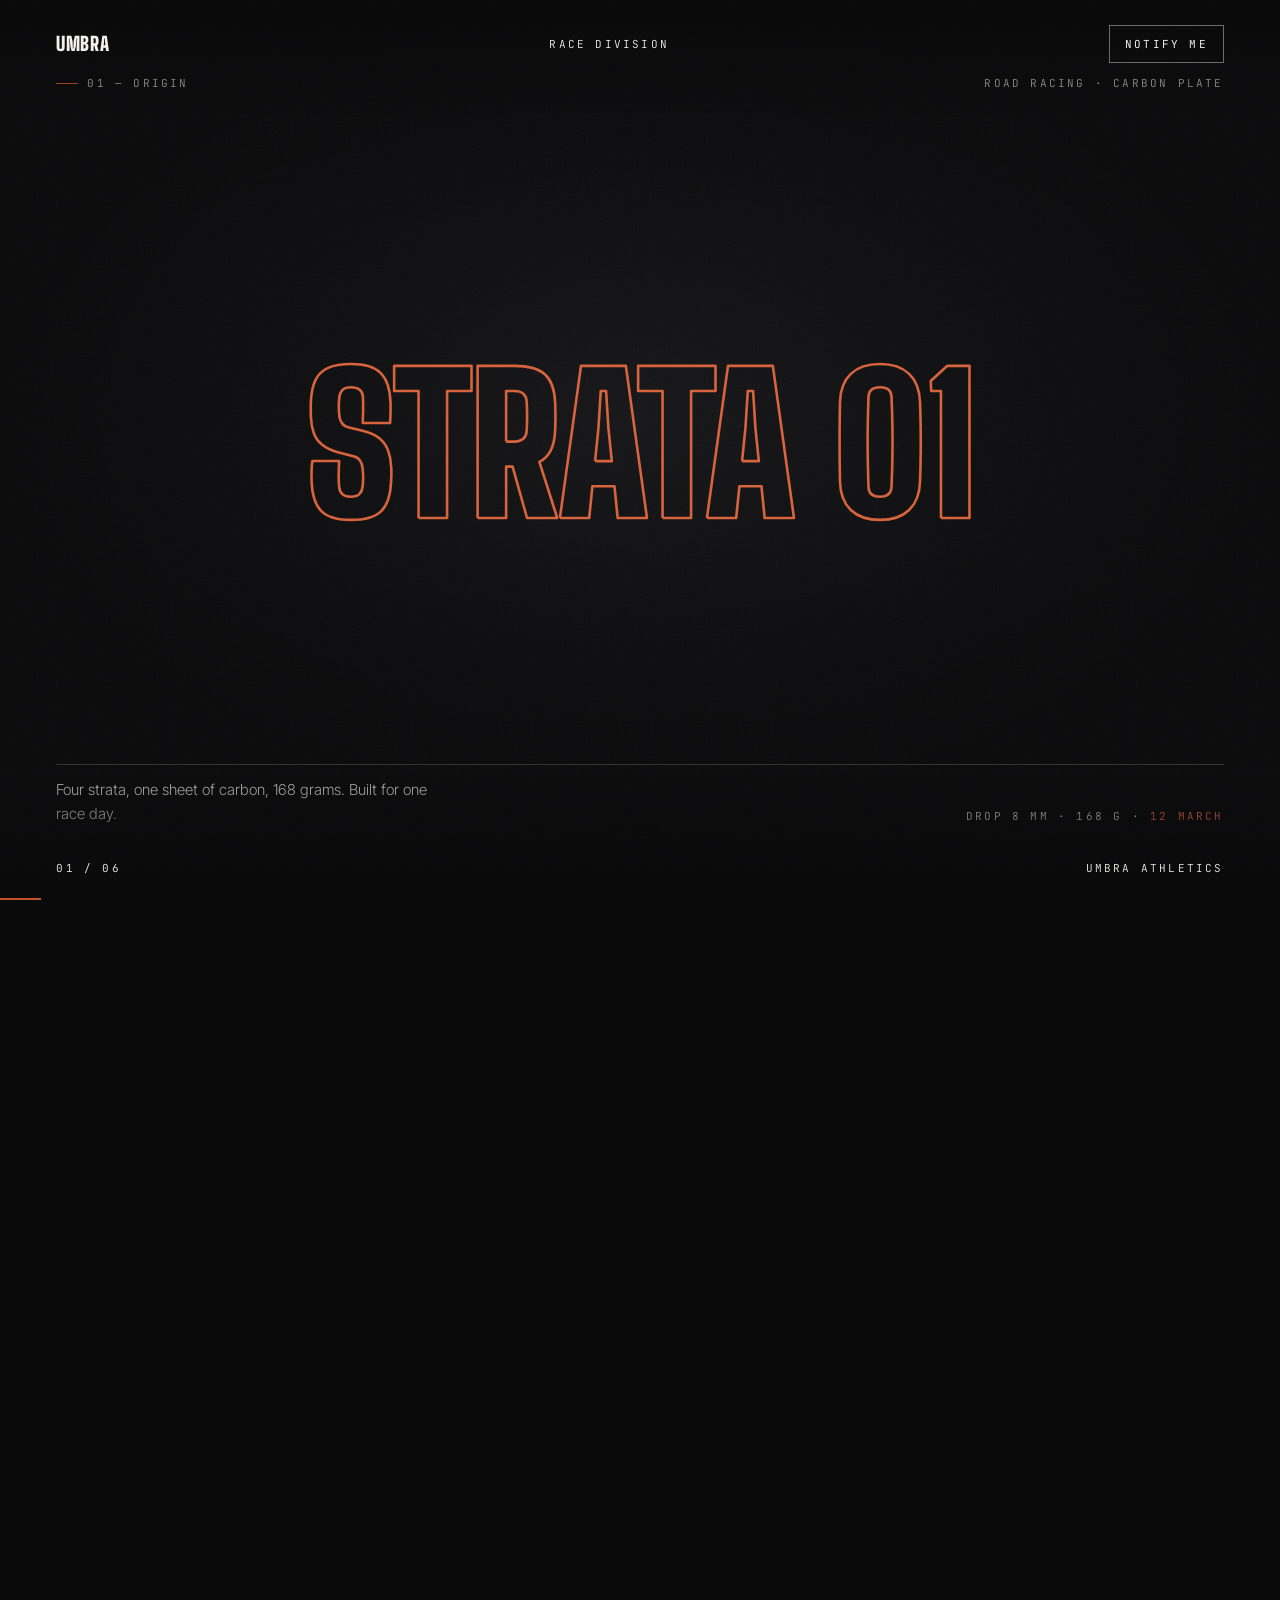
<file: sites/umb/index.html>
<!doctype html>
<html lang="en">
<head>
<meta charset="utf-8">
<meta name="viewport" content="width=device-width,initial-scale=1">
<title>Umbra Strata 01</title>
<meta name="description" content="Umbra Strata 01 — a carbon-plate road racing shoe. 39 mm heel stack, 8 mm drop, 168 g half pair. €289, 12 March.">
<link rel="canonical" href="https://umbra-athletics.com/strata-01">
<meta name="robots" content="index,follow,max-snippet:-1,max-image-preview:large">
<meta name="theme-color" content="#0A0A0B">
<link rel="icon" href="data:image/svg+xml,%3Csvg xmlns='http://www.w3.org/2000/svg' viewBox='0 0 32 32'%3E%3Crect width='32' height='32' fill='%230A0A0B'/%3E%3Cpath d='M9 9v9a7 7 0 0 0 14 0V9' fill='none' stroke='%23F2F0EC' stroke-width='3.4'/%3E%3C/svg%3E">
<meta property="og:type" content="product">
<meta property="og:site_name" content="Umbra Athletics">
<meta property="og:title" content="Umbra Strata 01 — carbon-plate road racing shoe">
<meta property="og:description" content="Four strata, one sheet of carbon, 168 grams. 39 mm heel stack — one millimetre under the World Athletics limit. €289, releases 12 March.">
<meta property="og:url" content="https://umbra-athletics.com/strata-01">
<meta name="twitter:card" content="summary_large_image">

<!-- Structured data: the same facts the page states, in a form a crawler or an
     agent can read without rendering or scrolling the deck. -->
<script type="application/ld+json">
{
  "@context": "https://schema.org",
  "@graph": [
    {
      "@type": "Organization",
      "@id": "https://umbra-athletics.com/#org",
      "name": "Umbra Athletics",
      "url": "https://umbra-athletics.com/",
      "department": { "@type": "Organization", "name": "Race Division" }
    },
    {
      "@type": "Product",
      "@id": "https://umbra-athletics.com/strata-01#product",
      "name": "Umbra Strata 01",
      "category": "Road racing shoe",
      "brand": { "@id": "https://umbra-athletics.com/#org" },
      "releaseDate": "2027-03-12",
      "description": "A carbon-plate road racing shoe built from four strata: a 42 den engineered mesh skin at 31 g/m2, a 1.0 mm thermoplastic heel cradle, a 0.9 mm unidirectional carbon plate laid at 0 and plus-minus 45 degrees, and a supercritical PEBA core. 39 mm heel stack, 31 mm forefoot, 8 mm drop, 168 g for a half pair in EU 43.",
      "weight": { "@type": "QuantitativeValue", "value": 168, "unitCode": "GRM",
                  "description": "Half pair, EU 43" },
      "offers": {
        "@type": "Offer",
        "price": "289.00",
        "priceCurrency": "EUR",
        "availability": "https://schema.org/PreOrder",
        "availabilityStarts": "2027-03-12T09:00:00+01:00",
        "url": "https://umbra-athletics.com/strata-01",
        "eligibleRegion": { "@type": "Place", "name": "European Union" }
      },
      "additionalProperty": [
        { "@type": "PropertyValue", "name": "Heel stack height", "value": "39", "unitCode": "MMT" },
        { "@type": "PropertyValue", "name": "Forefoot stack height", "value": "31", "unitCode": "MMT" },
        { "@type": "PropertyValue", "name": "Heel-to-toe drop", "value": "8", "unitCode": "MMT" },
        { "@type": "PropertyValue", "name": "World Athletics road stack limit", "value": "40", "unitCode": "MMT" },
        { "@type": "PropertyValue", "name": "Upper", "value": "42 den engineered mesh, 31 g/m2, welded" },
        { "@type": "PropertyValue", "name": "Heel cradle", "value": "Thermoplastic polyurethane, 1.0 mm" },
        { "@type": "PropertyValue", "name": "Plate", "value": "Unidirectional carbon tape, 0.9 mm, laid 0 and plus-minus 45 degrees, full length" },
        { "@type": "PropertyValue", "name": "Midsole", "value": "Supercritical PEBA, 86% energy return" },
        { "@type": "PropertyValue", "name": "Bending stiffness", "value": "38 N/mm, three-point, 50 mm span" },
        { "@type": "PropertyValue", "name": "Size run", "value": "EU 38-47" }
      ]
    },
    {
      "@type": "FAQPage",
      "@id": "https://umbra-athletics.com/strata-01#faq",
      "mainEntity": [
        {
          "@type": "Question",
          "name": "Is the Umbra Strata 01 legal for road racing?",
          "acceptedAnswer": { "@type": "Answer", "text": "Yes. World Athletics caps road racing shoes at a 40 mm stack height measured at the heel. The Strata 01 measures 39 mm at the heel, one millimetre under the limit, so it is eligible for sanctioned road competition." }
        },
        {
          "@type": "Question",
          "name": "How much does the Umbra Strata 01 weigh?",
          "acceptedAnswer": { "@type": "Answer", "text": "168 grams for a half pair in EU 43. That figure covers the complete shoe: the 42 den mesh upper, the 1.0 mm thermoplastic heel cradle, the 0.9 mm carbon plate and the supercritical PEBA core." }
        },
        {
          "@type": "Question",
          "name": "What is the stack height and drop of the Umbra Strata 01?",
          "acceptedAnswer": { "@type": "Answer", "text": "39 mm at the heel and 31 mm at the forefoot, giving an 8 mm heel-to-toe drop. Both figures are measured on a half pair in EU 43, and the drop is the difference between the two stack heights rather than a separate measurement." }
        },
        {
          "@type": "Question",
          "name": "What carbon plate does the Umbra Strata 01 use?",
          "acceptedAnswer": { "@type": "Answer", "text": "A full-length 0.9 mm plate of unidirectional carbon tape, laid at 0 and plus-minus 45 degrees and cured to the angle of toe-off. Measured bending stiffness is 38 N/mm in a three-point test over a 50 mm span. There is no shank." }
        },
        {
          "@type": "Question",
          "name": "When does the Umbra Strata 01 release and what does it cost?",
          "acceptedAnswer": { "@type": "Answer", "text": "It releases on 12 March at 09:00 CET at 289 euro, in EU sizes 38 to 47. Registering an email on the product page sends one notification 24 hours before the drop and nothing else." }
        }
      ]
    },
    {
      "@type": "WebPage",
      "@id": "https://umbra-athletics.com/strata-01#page",
      "url": "https://umbra-athletics.com/strata-01",
      "name": "Umbra Strata 01",
      "isPartOf": { "@id": "https://umbra-athletics.com/#org" },
      "about": { "@id": "https://umbra-athletics.com/strata-01#product" },
      "inLanguage": "en",
      "dateModified": "2026-09-11"
    }
  ]
}
</script>
<link rel="preconnect" href="https://fonts.googleapis.com">
<link rel="preconnect" href="https://fonts.gstatic.com" crossorigin>
<link rel="stylesheet" href="https://fonts.googleapis.com/css2?family=Big+Shoulders+Display:wght@500;700;900&family=Inter+Tight:wght@300;400&family=JetBrains+Mono:wght@400&display=swap">

<style>
/* ══ SYSTEM ════════════════════════════════════════════
   colour : neutral ramp + ONE accent (oxide)
   motion : the page moves on one axis — vertically
   layout : static and readable by default; the pinned deck
            is switched on by html.js, so no-JS and
            prefers-reduced-motion get the same honest page
   ═════════════════════════════════════════════════════ */
:root{
  --ink:#0A0A0B; --bone:#F2F0EC; --grey:#84848A; --grey-2:#B4B3AF;
  --ink-rgb:10,10,11; --bone-rgb:242,240,236; --oxide-rgb:196,82,42;
  --white:#fff; --white-rgb:255,255,255;
  --line:rgba(var(--bone-rgb),.16); --line-2:rgba(var(--bone-rgb),.08);
  /* --oxide is a fill and a rule. --oxide-txt is the only one allowed to
     carry type: 5.40:1 on ink, where the fill measures 4.32:1 and fails AA. */
  --oxide:#C4522A; --oxide-txt:#D8623A; --oxide-hi:#E8734A;
  --vig:rgba(28,30,38,.55);
  --f-display:"Big Shoulders Display","Arial Narrow",Impact,sans-serif;
  --f-body:"Inter Tight","Helvetica Neue",Arial,sans-serif;
  --f-mono:"JetBrains Mono",ui-monospace,monospace;
  --m:4.4vw; --gut:1.3vw; --top:5.2rem; --bot:5.2rem;
  --t1:clamp(52px,9vw,10rem);
  --t2:clamp(34px,4.7vw,5.1rem);
  --t3:clamp(18px,1.75vw,1.9rem);
  --tb:clamp(15px,1.02vw,20px);
  --tm:clamp(11px,.66rem,13px);
  --e:cubic-bezier(.22,.8,.28,1);
  --plate-grade:contrast(1.06) saturate(.93) brightness(.92);
  color-scheme:dark;
}
/* the root size keeps the user's own default as its base, so browser zoom and
   a font-size override both still move the page */
html{font-size:clamp(.7rem,.58rem + .38vw,1.15rem);background:var(--ink)}
*,*::before,*::after{box-sizing:border-box}
html,body{margin:0;padding:0}
body{background:var(--ink);color:var(--bone);
  font-family:var(--f-body);
  font-size:var(--tb);line-height:1.5;font-weight:300;
  -webkit-font-smoothing:antialiased;overflow-x:clip}
::selection{background:var(--oxide);color:var(--ink)}
img,video{display:block}
[hidden]{display:none!important}
:focus-visible{outline:2px solid var(--white);outline-offset:3px}
.sr{position:absolute;width:1px;height:1px;margin:-1px;padding:0;
  overflow:hidden;clip:rect(0 0 0 0);white-space:nowrap;border:0}

.h1,.h2,.h3{font-family:var(--f-display);
  font-weight:900;text-transform:uppercase;letter-spacing:-.018em;margin:0;line-height:.84}
.h1{font-size:var(--t1)}
.h2{font-size:var(--t2);line-height:.86}
.h3{font-size:var(--t3);line-height:1.05;font-weight:700;letter-spacing:0}
.p{font-size:var(--tb);line-height:1.62;color:var(--grey-2);margin:0;max-width:46ch;
  text-wrap:pretty}
.m{font-family:var(--f-mono);font-size:var(--tm);
  letter-spacing:.2em;text-transform:uppercase;color:var(--grey-2);margin:0;line-height:1.8}
.ox{color:var(--oxide-txt)}

/* ── fixed chrome. A scrim, not difference blending: over a scrubbing video
      difference has a null at mid-grey and drops to 1.01:1. ── */
.scrim{position:fixed;left:0;right:0;z-index:58;pointer-events:none}
.scrim-t{top:0;height:8rem;
  background:linear-gradient(180deg,rgba(var(--ink-rgb),.88),rgba(var(--ink-rgb),0))}
.scrim-b{bottom:0;height:9rem;
  background:linear-gradient(0deg,rgba(var(--ink-rgb),.9),rgba(var(--ink-rgb),0))}
.top,.foot{position:fixed;left:var(--m);right:var(--m);z-index:60;
  display:flex;align-items:center;justify-content:space-between;gap:1rem;
  pointer-events:none}
.top{top:1.8rem} .foot{bottom:1.5rem}
.top *,.foot *{pointer-events:auto}
.wordmark{font-family:var(--f-display);font-weight:900;
  font-size:1.35rem;letter-spacing:.03em;text-transform:uppercase;color:var(--bone)}
.top .m,.foot .m{color:var(--bone)}
.top .cta{font-family:var(--f-mono);font-size:var(--tm);letter-spacing:.2em;
  text-transform:uppercase;color:var(--bone);background:none;cursor:pointer;
  border:1px solid rgba(var(--bone-rgb),.42);padding:.62rem 1.05rem;min-height:38px}
.top .cta:hover{border-color:var(--bone)}
.pbar{position:fixed;left:0;bottom:0;height:2px;background:var(--oxide);z-index:61;width:0}
.hint{position:fixed;left:50%;bottom:4.4rem;transform:translateX(-50%);z-index:60;
  font-family:var(--f-mono);font-size:var(--tm);letter-spacing:.26em;
  text-transform:uppercase;color:var(--bone);opacity:.62}

/* ── the deck. Static by default. ── */
#deck{position:relative}
.stage{position:relative;height:auto;background:var(--ink)}
.sc{position:relative;min-height:100svh;background:var(--ink);display:flex}
.sc .dim{display:none}
.inner{position:relative;z-index:4;display:flex;flex-direction:column;flex:1 1 auto;
  min-height:100svh;padding:calc(var(--top) + 2rem) var(--m) calc(var(--bot) + 1rem)}
.pbar,.hint,.lat{display:none}

/* ── …and pinned once the engine is running. ── */
html.js .stage{position:sticky;top:0;height:100svh;overflow:hidden}
html.js .sc{position:absolute;inset:0;min-height:0;overflow:hidden;display:block;
  will-change:transform}
html.js .sc .dim{display:block;position:absolute;inset:0;z-index:9;
  background:var(--ink);opacity:0;pointer-events:none}
html.js .inner{position:absolute;inset:0;min-height:0;
  padding:var(--top) var(--m) var(--bot)}
html.js .pbar,html.js .hint{display:block}
html.js .lat{display:block}

.grain{position:absolute;inset:0;z-index:3;pointer-events:none;opacity:.09;
  background-image:url("data:image/svg+xml;utf8,<svg xmlns='http://www.w3.org/2000/svg' width='120' height='120'><filter id='n'><feTurbulence type='fractalNoise' baseFrequency='.9' numOctaves='2'/></filter><rect width='120' height='120' filter='url(%23n)' opacity='.5'/></svg>")}

/* ── photographic plate: one consistent treatment for every render ── */
.plate{position:absolute;inset:0;z-index:1;overflow:hidden;
  background:linear-gradient(160deg,#141416,#0b0b0c)}
.plate img,.plate video{width:100%;height:100%;object-fit:cover;display:block;filter:var(--plate-grade)}
.plate::after{content:"";position:absolute;inset:0;
  background:linear-gradient(96deg,rgba(var(--ink-rgb),.94) 0%,rgba(var(--ink-rgb),.74) 30%,
             rgba(var(--ink-rgb),.20) 66%,rgba(var(--ink-rgb),.42) 100%)}
.plate.flip::after{
  background:linear-gradient(264deg,rgba(var(--ink-rgb),.94) 0%,rgba(var(--ink-rgb),.74) 30%,
             rgba(var(--ink-rgb),.20) 66%,rgba(var(--ink-rgb),.42) 100%)}
/* 05 runs a clip behind the type, so the corners the mono lines live in can no
   longer be assumed dark. A second scrim holds the top and bottom bands down. */
/* until the engine releases a poster or a source there is nothing to show,
   and an empty video box would sit on top of the noscript still */
.plate video:not([src]):not([poster]){display:none}
#s4 .plate::before{content:"";position:absolute;inset:0;z-index:1;
  background:linear-gradient(180deg,rgba(var(--ink-rgb),.80) 0%,rgba(var(--ink-rgb),0) 22%,
             rgba(var(--ink-rgb),0) 74%,rgba(var(--ink-rgb),.86) 100%)}
.plate.centre::after{
  background:radial-gradient(78% 70% at 50% 48%,rgba(var(--ink-rgb),.06),rgba(var(--ink-rgb),.86) 100%)}

/* ── hero: the flyaround, scrubbed by the scroll ── */
.herovid{position:absolute;inset:0;z-index:2;overflow:hidden;pointer-events:none;
  background:radial-gradient(64% 58% at 50% 46%,#17171a,#0a0a0b 76%)}
.herovid video{width:100%;height:100%;object-fit:cover;display:block;filter:var(--plate-grade)}
.floormask{position:absolute;left:-10%;right:-10%;bottom:-14%;height:52%;z-index:1;opacity:0;
  pointer-events:none;
  background:radial-gradient(58% 74% at 50% 100%,var(--ink) 0%,rgba(var(--ink-rgb),.92) 42%,rgba(var(--ink-rgb),0) 78%)}
.herovid::after{content:"";position:absolute;inset:0;z-index:2;
  background:radial-gradient(86% 76% at 50% 46%,rgba(var(--ink-rgb),.05),rgba(var(--ink-rgb),.72) 100%),
             linear-gradient(180deg,rgba(var(--ink-rgb),.60) 0%,transparent 24%,transparent 60%,rgba(var(--ink-rgb),.82) 100%)}
.hero-type{position:absolute;left:0;right:0;top:0;bottom:0;
  z-index:3;text-align:center;pointer-events:none}
.hero-type .titlesvg{position:absolute;left:0;top:50%;transform:translateY(-50%);
  width:min(94vw,1400px);height:26vh;display:block;overflow:visible;z-index:2}
.tt{font-family:var(--f-display);font-weight:900;text-transform:uppercase}
#tGlass{fill:var(--bone);fill-opacity:.42;stroke:none}
/* the pane is plain HTML — backdrop-filter only sees the page when it is not inside the svg */
.pane{position:absolute;left:0;top:0;width:0;height:0;pointer-events:none;opacity:0;z-index:1;
  -webkit-clip-path:url(#titleClip);clip-path:url(#titleClip);
  background:rgba(var(--bone-rgb),.05);
  /* frost: the warp happens first, then it is beaten to a milky pulp */
  -webkit-backdrop-filter:url(#refract) blur(15px) saturate(1.28) brightness(1.5) contrast(.86);
  backdrop-filter:url(#refract) blur(15px) saturate(1.28) brightness(1.5) contrast(.86)}
/* Firefox drops the whole declaration when it contains url(); give it a real pane */
@supports not (backdrop-filter: url(#refract)){
  .pane{background:rgba(var(--bone-rgb),.20);-webkit-backdrop-filter:blur(14px);backdrop-filter:blur(14px)}
}
#tEdge{fill:none;stroke:url(#glassEdge);stroke-width:1.4;opacity:0}
#tDraw{fill:none;stroke:var(--oxide-txt);stroke-width:2.6;stroke-linejoin:round}
html.js #tGlass{fill-opacity:0}
/* nothing is written until the scroll writes it: the stroke starts fully
   retracted, so no frame between parse and first paint can reveal it */
html.js #tDraw{stroke-dasharray:4000;stroke-dashoffset:4000}
#s0 .vigfloor{position:absolute;inset:0;z-index:0;pointer-events:none;
  background:radial-gradient(74% 62% at 50% 44%,var(--vig),rgba(var(--ink-rgb),0) 72%)}

.rail{display:grid;grid-template-columns:repeat(12,1fr);column-gap:var(--gut);
  align-items:start;flex:0 0 auto}
.rail .a{grid-column:1/6}
.rail .b{grid-column:8/13;text-align:right}
.work{flex:1 1 auto;min-height:0;display:flex;flex-direction:column;
  justify-content:flex-end;padding:1.6rem 0;gap:1.4rem}
.work.mid{justify-content:center}
.work.spread{justify-content:space-between}
/* one constant base band, so the deck's only persistent rule stops jumping
   82 px between scenes */
.base{flex:0 0 auto;border-top:1px solid var(--line);padding-top:.9rem;min-height:2.9rem;
  display:flex;justify-content:space-between;gap:2rem;flex-wrap:wrap;align-items:flex-end}

.eyebrow{display:flex;align-items:center;gap:.7rem}
.eyebrow::before{content:"";width:1.5rem;height:1px;background:var(--oxide);flex:0 0 auto}

.stmt{display:flex;flex-direction:column;gap:1.3rem;width:min(42vw,44rem)}
.stmt .p{max-width:34ch}
.stmt.right{margin-left:auto;text-align:right}
.stmt.right .p{margin-left:auto}

/* ── 03 lateral track ── */
.track{display:flex;gap:var(--gut);height:100%;align-items:stretch;flex-wrap:wrap}
html.js .track{flex-wrap:nowrap}
.card{flex:1 1 min(40vw,38rem);position:relative;display:flex;flex-direction:column;
  justify-content:space-between;padding:1.5rem 1.5rem 1.4rem;min-height:52svh;
  border:1px solid var(--line-2);background:rgba(var(--bone-rgb),.022)}
html.js .card{flex:0 0 min(40vw,38rem);min-height:0}
/* the lit card answers the cursor. Tying it to scroll position made it look
   arbitrary, because it was. */
.card{transition:border-color .25s var(--e),background-color .25s var(--e)}
@media (hover:hover){
  .card:hover{border-color:var(--oxide);background:rgba(var(--oxide-rgb),.075)}
  .card:hover .n{color:var(--oxide-txt)}
}
.card .t{font-family:var(--f-display);font-weight:700;
  text-transform:uppercase;font-size:clamp(24px,2.7vw,2.9rem);line-height:.98;margin:0}
.card .fig{width:100%;flex:1 1 auto;min-height:0;display:flex;align-items:center;
  justify-content:center;padding:1rem 0;background:linear-gradient(160deg,#141416,#0b0b0c)}
/* contain, not cover: these are product renders and a cropped shoe reads
   as a mistake. The fig's own gradient fills whatever the render leaves. */
.card .fig img{width:100%;height:100%;object-fit:contain;opacity:.9;filter:var(--plate-grade)}
.card .meta{display:flex;justify-content:space-between;gap:1rem;
  border-top:1px solid var(--line-2);padding-top:.8rem}
.lat{position:absolute;left:var(--m);right:var(--m);top:calc(var(--top) + 2.6rem);z-index:5;
  height:1px;background:var(--line-2)}
.lat i{display:block;height:1px;background:var(--oxide);width:0}

/* ── 04 scale: a real ruler, and the limit that makes it mean something ── */
.scale{display:grid;grid-template-columns:5.5rem 1fr;gap:var(--gut);flex:1 1 auto;min-height:0}
.ruler{position:relative;border-right:1px solid var(--line)}
.tick{position:absolute;right:0;width:100%;display:flex;justify-content:space-between;
  align-items:center;transform:translateY(50%);gap:.4rem}
.tick::after{content:"";flex:0 0 .55rem;height:1px;background:var(--line)}
.plot{position:relative}
.limit{position:absolute;left:0;right:0;z-index:2;border-top:1px dashed rgba(var(--oxide-rgb),.75);
  display:flex;justify-content:flex-end}
.limit span{transform:translateY(-130%);color:var(--oxide-txt)}
.cols{position:absolute;inset:0 0 2.1rem 0;display:grid;
  grid-template-columns:repeat(3,1fr);gap:var(--gut);align-items:end}
.col{position:relative;height:100%}
.limit{bottom:90.909%}
.col .stack{position:absolute;left:0;right:0;bottom:0;height:88.636%;
  background:linear-gradient(180deg,rgba(var(--oxide-rgb),.26),rgba(var(--oxide-rgb),.04) 74%);
  border-top:2px solid var(--oxide);
  border-left:1px solid rgba(var(--oxide-rgb),.35);border-right:1px solid rgba(var(--oxide-rgb),.35)}
/* drop is the gap between the other two, so it is drawn as a bracket across
   that gap — not as a third thing you could put a caliper on */
.col:nth-child(2) .stack{height:70.455%}
.col:nth-child(2) .v{bottom:70.455%}
.col.drop .stack{bottom:70.455%;height:18.182%;background:none;
  border:1px solid var(--oxide);border-width:1px 0}
.col.drop .stack::before{content:"";position:absolute;left:50%;top:0;bottom:0;width:1px;
  background:var(--oxide);opacity:.7}
.col .v{position:absolute;left:0;bottom:88.636%;margin-bottom:.5rem;
  font-family:var(--f-display);font-weight:900;
  font-size:clamp(38px,5vw,5.2rem);line-height:.82;letter-spacing:-.035em;
  font-variant-numeric:tabular-nums;display:flex;align-items:baseline;gap:.35rem}
.col.drop .v{bottom:79.545%;margin-bottom:0;transform:translateY(50%);color:var(--oxide-txt)}
.col .v em{font-style:normal;font-family:var(--f-mono);
  font-size:var(--tm);color:var(--grey-2);letter-spacing:.1em}
/* the key sits below the axis, where it cannot be printed on by a numeral */
.col .k{position:absolute;left:0;top:100%;margin-top:.5rem;color:var(--grey-2)}

.centrestack{display:flex;flex-direction:column;align-items:center;text-align:center;gap:1.2rem}
.price{font-family:var(--f-display);font-weight:900;font-size:var(--t2);
  line-height:.9;letter-spacing:-.02em;margin:0}
.buy{display:inline-flex;align-items:center;justify-content:center;gap:.8rem;
  background:var(--oxide-txt);color:var(--ink);border:0;cursor:pointer;
  font-family:var(--f-mono);font-size:var(--tm);
  letter-spacing:.2em;text-transform:uppercase;padding:1.1rem 2.2rem;min-height:48px;
  transition:background .3s var(--e)}
.buy:hover{background:var(--oxide-hi)}
.capture{display:flex;gap:.6rem;flex-wrap:wrap;justify-content:center}
.capture input{font-family:var(--f-mono);font-size:var(--tm);letter-spacing:.1em;
  background:rgba(var(--bone-rgb),.05);border:1px solid var(--line);color:var(--bone);
  padding:1.1rem 1.2rem;min-height:48px;min-width:min(74vw,20rem)}
.capture input::placeholder{color:var(--grey)}
.fine{max-width:48ch;color:var(--grey-2)}

@media (max-width:860px){
  :root{--m:6vw;--top:4.4rem;--bot:4.6rem;--t2:clamp(30px,7.4vw,3.2rem)}
  .rail .a,.rail .b{grid-column:1/13}
  .rail .b{text-align:left;margin-top:.5rem}
  .stmt{width:auto}
  .stmt.right{text-align:left}
  .stmt.right .p{margin-left:0}
  html.js .card{flex:0 0 78vw}
  .card .fig img{object-fit:contain}
  .scale{grid-template-columns:3rem 1fr}
  .cols{gap:.5rem;inset:0 0 2.6rem 0}
  .col .v{font-size:7.4vw}
  .top .cta{padding:.5rem .7rem;letter-spacing:.12em}
  .wordmark{font-size:1.15rem}
  .plate::after,.plate.flip::after{
    background:linear-gradient(180deg,rgba(var(--ink-rgb),.55),rgba(var(--ink-rgb),.92))}
}

@media (max-width:760px){.hint{bottom:17px;left:calc(50% - 35px)}}
</style>
</head>
<body>
<div class="scrim scrim-t" aria-hidden="true"></div>
<div class="scrim scrim-b" aria-hidden="true"></div>
<header class="top">
  <span class="wordmark">Umbra</span>
  <p class="m">Race Division</p>
  <button class="cta" id="ctaTop" type="button">Notify me</button>
</header>
<footer class="foot">
  <p class="m"><span id="hn">01</span> / 06</p>
  <p class="m">Umbra Athletics</p>
</footer>
<div class="pbar" id="bar" role="progressbar" aria-hidden="true"></div>
<div class="hint" id="hint" aria-hidden="true">Scroll</div>

<main id="deck"><div class="stage" id="stage">

  <!-- 01 · ORIGIN — title behind, product in front, rotation on scroll -->
  <section class="sc" id="s0" data-t="Origin" aria-label="01 — Origin">
    <h1 class="sr">Umbra Strata 01 — carbon-plate road racing shoe</h1>
    <div class="vigfloor"></div>
    <div class="hero-type" id="heroType">
      <div class="pane" id="glassplate"></div>
      <svg class="titlesvg" role="img" viewBox="0 0 1200 210" preserveAspectRatio="xMidYMid meet" aria-label="Strata 01">
        <defs>
          <linearGradient id="glassEdge" x1="0" y1="0" x2="0" y2="1">
            <stop offset="0"   stop-color="#FFFFFF" stop-opacity=".95"/>
            <stop offset=".42" stop-color="#F2F0EC" stop-opacity=".35"/>
            <stop offset="1"   stop-color="#F2F0EC" stop-opacity=".14"/>
          </linearGradient>
          <!-- the glass bends what is behind it -->
          <filter id="refract" x="-15%" y="-15%" width="130%" height="130%"
                  color-interpolation-filters="sRGB">
            <feTurbulence type="fractalNoise" baseFrequency="0.0055 0.010"
                          numOctaves="3" seed="7" result="n"/>
            <feDisplacementMap in="SourceGraphic" in2="n" scale="78"
                               xChannelSelector="R" yChannelSelector="G" result="d"/>
            <feTurbulence type="fractalNoise" baseFrequency="0.021 0.017"
                          numOctaves="2" seed="3" result="n2"/>
            <feDisplacementMap in="d" in2="n2" scale="22"
                               xChannelSelector="R" yChannelSelector="G"/>
          </filter>
          <!-- one text node, one geometry: the pane is cut by the very same letters -->
          <clipPath id="titleClip" clipPathUnits="userSpaceOnUse">
            <text id="tClip" aria-hidden="true" class="tt" text-anchor="middle">Strata 01</text>
          </clipPath>
        </defs>

        <text id="tGlass" aria-hidden="true" class="tt" x="600" y="150" text-anchor="middle">Strata 01</text>
        <text id="tEdge" aria-hidden="true" class="tt" x="600" y="150" text-anchor="middle">Strata 01</text>
        <text id="tDraw" aria-hidden="true" class="tt" x="600" y="150" text-anchor="middle">Strata 01</text>
      </svg>
    </div>
    <div class="herovid"><video id="spin" aria-hidden="true" tabindex="-1" muted playsinline preload="none"></video><div class="floormask" id="floormask"></div></div>
    <div class="grain"></div>
    <div class="inner">
      <div class="rail">
        <p class="m a eyebrow">01 — Origin</p>
        <p class="m b">Road racing · carbon plate</p>
      </div>
      <div class="work"></div>
      <div class="base">
        <p class="p">Four strata, one sheet of carbon, 168 grams. Built for one race day.</p>
        <p class="m">Drop 8 mm · 168 g · <span class="ox">12 March</span></p>
      </div>
    </div>
    <div class="dim"></div>
  </section>

  <!-- 02 · UPPER — the mesh render is the subject -->
  <section class="sc" id="s1" data-t="Upper" aria-label="02 — Upper">
    <div class="plate">
      <img decoding="async" alt="Engineered mesh upper" data-scene="1" data-src="m/1c22cd6730af.webp"><noscript><img decoding="async" alt="Engineered mesh upper" src="m/1c22cd6730af.webp"></noscript>
    </div>
    <div class="grain"></div>
    <div class="inner">
      <div class="rail">
        <p class="m a eyebrow">02 — Upper</p>
        <p class="m b">42 den · 31 g/m²</p>
      </div>
      <div class="work mid">
        <div class="stmt">
          <h2 class="h2">Thirty-one grams<br>per square metre</h2>
          <p class="p">A single-layer engineered mesh, welded rather than stitched. It holds the foot where the plate loads it and disappears everywhere else.</p>
        </div>
      </div>
      <div class="base">
        <p class="m">No sew lines · no overlays</p>
        <p class="m"><span class="ox">Welded</span> lace cage</p>
      </div>
    </div>
    <div class="dim"></div>
  </section>

  <!-- 03 · CONSTRUCTION — holds, moves sideways -->
  <section class="sc" id="s2" data-t="Construction" aria-label="03 — Construction">
    <div class="grain"></div>
    <div class="inner">
      <div class="rail">
        <p class="m a eyebrow">03 — Construction</p>
        <p class="m b">1.0 mm cage · 0.9 mm plate</p>
      </div>
      <div class="work">
        <div class="track" id="track">
          <div class="card">
            <div><p class="m n">/01</p><p class="t">Skin</p></div>
            <div class="fig"><img decoding="async" alt="Engineered mesh skin layer" data-scene="2" data-src="m/0a554d53eed8.webp"><noscript><img decoding="async" alt="Engineered mesh skin layer" src="m/0a554d53eed8.webp"></noscript></div>
            <div class="meta"><p class="m">42 den mesh</p><p class="m">31 g/m²</p></div>
          </div>
          <div class="card">
            <div><p class="m n">/02</p><p class="t">Cradle</p></div>
            <div class="fig"><img decoding="async" alt="Thermoplastic heel cradle" data-scene="2" data-src="m/13dc420fb474.webp"><noscript><img decoding="async" alt="Thermoplastic heel cradle" src="m/13dc420fb474.webp"></noscript></div>
            <div class="meta"><p class="m">Heel cradle</p><p class="m">TPU 1.0 mm</p></div>
          </div>
          <div class="card">
            <div><p class="m n">/03</p><p class="t">Plate</p></div>
            <div class="fig"><img decoding="async" alt="Unidirectional carbon plate" data-scene="2" data-src="m/30234e4e68c1.webp"><noscript><img decoding="async" alt="Unidirectional carbon plate" src="m/30234e4e68c1.webp"></noscript></div>
            <div class="meta"><p class="m">UD carbon</p><p class="m">0.9 mm</p></div>
          </div>
          <div class="card">
            <div><p class="m n">/04</p><p class="t">Core</p></div>
            <div class="fig"><img decoding="async" alt="Supercritical foam core" data-scene="2" data-src="m/74bfa0c25601.webp"><noscript><img decoding="async" alt="Supercritical foam core" src="m/74bfa0c25601.webp"></noscript></div>
            <div class="meta"><p class="m">Supercritical PEBA</p><p class="m">86% return</p></div>
          </div>
        </div>
      </div>
      <div class="base">
        <p class="m">Skin · cradle · plate · core</p>
        <p class="m">No shank · rubber only where it lands</p>
      </div>
    </div>
    <div class="lat"><i id="latbar"></i></div>
    <div class="dim"></div>
  </section>

  <!-- 04 · SCALE — a real ruler, and the rule the stack has to live under -->
  <section class="sc" id="s3" data-t="Scale" aria-label="04 — Scale">
    <div class="grain"></div>
    <div class="inner">
      <div class="rail">
        <p class="m a eyebrow">04 — Scale</p>
        <p class="m b">EU 43 · half pair</p>
      </div>
      <div class="work">
        <h2 class="h3">Thirty-nine millimetres. One under the limit.</h2>
        <div class="scale">
          <div class="ruler" id="ruler">
            <div class="tick" style="bottom:90.909%"><span class="m">40 mm</span></div>
            <div class="tick" style="bottom:68.182%"><span class="m">30</span></div>
            <div class="tick" style="bottom:45.455%"><span class="m">20</span></div>
            <div class="tick" style="bottom:22.727%"><span class="m">10</span></div>
            <div class="tick" style="bottom:0%"><span class="m">0</span></div>
          </div>
          <div class="plot">
            <div class="limit" id="limit"><span class="m">World Athletics limit · 40 mm</span></div>
            <div class="cols">
              <div class="col">
                <div class="stack" data-mm="39"></div>
                <p class="v" data-n="39" data-mm="39">39<em>mm</em></p>
                <p class="k m">Heel</p>
              </div>
              <div class="col">
                <div class="stack" data-mm="31"></div>
                <p class="v" data-n="31" data-mm="31">31<em>mm</em></p>
                <p class="k m">Forefoot</p>
              </div>
              <!-- drop is the gap between the other two, so it is bracketed
                   across that gap rather than stacked as a third measurement -->
              <div class="col drop">
                <div class="stack" data-mm="39" data-lo="31"></div>
                <p class="v" data-diff="1" data-mm="39" data-lo="31">8<em>mm</em></p>
                <p class="k m">Drop</p>
              </div>
            </div>
          </div>
        </div>
      </div>
      <div class="base">
        <p class="m">Stack 39 / 31 mm · <span class="ox">drop 8</span></p>
        <p class="m">Measured at the heel, EU 43</p>
      </div>
    </div>
    <div class="dim"></div>
  </section>

  <!-- 05 · PLATE — mirrored, so it is not scene 02 a second time -->
  <section class="sc" id="s4" data-t="Plate" aria-label="05 — Plate">
    <div class="plate flip">
      <video id="plateVid" aria-hidden="true" tabindex="-1" muted playsinline preload="none"
             data-scene="4" data-poster="m/dc342a31dce4.webp"></video>
    </div>
    <div class="grain"></div>
    <div class="inner">
      <div class="rail">
        <p class="m a eyebrow">05 — Plate</p>
        <p class="m b">Bending stiffness 38 N/mm · 3-point, 50 mm</p>
      </div>
      <div class="work mid">
        <div class="stmt right">
          <h2 class="h2">A sheet that<br>bends one way</h2>
          <p class="p">Unidirectional tape laid at 0° and ±45°, cured to the angle of toe-off. It bends once per stride and straightens under the toe.</p>
        </div>
      </div>
      <div class="base">
        <p class="m">0.9 mm · full length</p>
        <p class="m"><span class="ox">No shank</span> · no glue line</p>
      </div>
    </div>
    <div class="dim"></div>
  </section>

  <!-- 06 · RELEASE — the one screen with a commercial job -->
  <section class="sc" id="s5" data-t="Release" aria-label="06 — Release">
    <div class="plate centre">
      <video id="runvid" aria-hidden="true" tabindex="-1" muted loop playsinline preload="none"
             data-scene="5" data-poster="[data-uri]"
             src="m/287daa35e5d4.mp4"></video>
    </div>
    <div class="grain"></div>
    <div class="inner">
      <div class="rail">
        <p class="m a eyebrow">06 — Release</p>
        <p class="m b">12 March · 09:00 CET</p>
      </div>
      <div class="work mid">
        <div class="centrestack">
          <h2 class="h1">Strata 01</h2>
          <p class="price">€ 289</p>
          <button class="buy" id="notifyBtn" type="button">Notify me</button>
          <form class="capture" id="capture" hidden>
            <label class="sr" for="email">Email address</label>
            <input id="email" type="email" required placeholder="you@example.com" autocomplete="email">
            <button class="buy" type="submit">Get the alert</button>
          </form>
          <p class="m fine" id="fine">One email, 24 hours before 12 March. Nothing else.</p>
        </div>
      </div>
      <div class="base">
        <p class="m">Race Division</p>
        <p class="m">Sizes 38–47</p>
      </div>
    </div>
    <div class="dim"></div>
  </section>

</div></main>

<script>
(function(){
  var root = document.documentElement;
  var reduce = !!(window.matchMedia && matchMedia('(prefers-reduced-motion: reduce)').matches);

  /* Release-screen loop. It is the sixth screen, so nothing about it is
     fetched, decoded or animated until the scroll is nearly there; reduced
     motion never starts it at all and keeps the poster. */
  var runvid = document.getElementById('runvid');
  var runLoaded = false, runRunning = false;

  function runStart(){
    if (reduce || !runvid) return;
    if (!runLoaded){ runLoaded = true; try{ runvid.load(); }catch(e){} }
    /* paint() calls this on every frame the screen is in reach, so only act
       on the edges — play() per frame is pure churn */
    if (runvid.paused){
      var pr = runvid.play();
      if (pr && pr.catch) pr.catch(function(){});   /* autoplay policy: poster stays */
    }
    if (!runRunning){ runRunning = true; requestAnimationFrame(runRamp); }
  }
  function runStop(){
    if (!runvid || !runLoaded) return;
    runRunning = false;
    try{ runvid.pause(); }catch(e){}
  }

  /* One natural tempo in the file; the player carries the slow-motion beat.
     Rate rides a cosine bump — real speed at both ends, slowest at the middle —
     so the loop seam always lands at the same rate and never reads as a cut. */
  var R_FAST = 1.0, R_SLOW = 0.45;
  function runRamp(){
    if (!runRunning) return;
    requestAnimationFrame(runRamp);
    var d = runvid.duration;
    if (!d || !isFinite(d) || d <= 0) return;
    var u = (runvid.currentTime % d) / d;
    var bump = 0.5 * (1 - Math.cos(2 * Math.PI * u));
    try{ runvid.playbackRate = R_FAST + (R_SLOW - R_FAST) * bump; }
    catch(e){ runRunning = false; }
  }

  var stage = document.getElementById('stage');
  var deck  = document.getElementById('deck');
  var sc    = [].slice.call(stage.querySelectorAll('.sc'));
  var N = sc.length;

  /* ── broken renders should read as an empty plate, not as a browser glyph ── */
  [].forEach.call(document.images, function(im){
    im.addEventListener('error', function(){ im.style.opacity = '0'; }, {once:true});
  });

  /* ── the offer works with or without the engine ── */
  var notifyBtn = document.getElementById('notifyBtn'),
      capture   = document.getElementById('capture'),
      fine      = document.getElementById('fine'),
      email     = document.getElementById('email'),
      ctaTop    = document.getElementById('ctaTop');
  if(notifyBtn) notifyBtn.addEventListener('click', function(){
    notifyBtn.hidden = true; capture.hidden = false; email.focus();
  });
  if(capture) capture.addEventListener('submit', function(e){
    e.preventDefault();
    capture.hidden = true;
    fine.textContent = 'You are on the list. One email on 12 March.';
    fine.focus && fine.setAttribute('tabindex','-1');
    fine.focus && fine.focus();
  });

  /* scene 0 holds longer — that is where the shoe turns */
  var SPAN = [2.4, 1.3, 1.9, 1.3, 1.3, 1.3];      // steps per scene
  var HOLD = 0.62, TAIL = 0.62;
  var starts = [], total = 0;
  SPAN.forEach(function(s){ starts.push(total); total += s; });
  /* the point at which the last scene has fully arrived — the real end of the
     story, and therefore what the progress bar is a fraction of */
  var LAST = starts[N-1] + SPAN[N-1]*HOLD;

  var hn = document.getElementById('hn'),
      bar = document.getElementById('bar'),
      hint = document.getElementById('hint');
  var dims   = sc.map(function(s){ return s.querySelector('.dim'); });
  var inners = sc.map(function(s){ return s.querySelector('.inner'); });

  var MAXMM = 44;
  var bands = [].slice.call(document.querySelectorAll('.col .stack'));
  var vals  = [].slice.call(document.querySelectorAll('.col .v'));

  function cl(v){ return v<0?0:v>1?1:v; }
  function ease(x){ return 1-Math.pow(1-x,3); }
  function setText(el, s){ if(el.textContent !== s) el.textContent = s; }

  /* Reduced motion: a scroll-scrubbed flyaround has no honest "gentler"
     version, so the page simply stays the six stacked sections it already is
     without the engine. Same path a no-JS visitor gets. */
  if(reduce){
    /* the static page has no scroll position to release things against */
    [].forEach.call(document.querySelectorAll('[data-src]'), function(el){
      /* the static page really does stack its sections, so the browser's own
         deferral works here where it cannot in the pinned deck */
      el.loading = 'lazy';
      el.src = el.dataset.src; el.removeAttribute('data-src');
    });
    [].forEach.call(document.querySelectorAll('[data-poster]'), function(el){
      el.poster = el.dataset.poster; el.removeAttribute('data-poster');
    });
    return;
  }

  root.className = (root.className ? root.className + ' ' : '') + 'js';
  sc.forEach(function(s,i){ s.style.zIndex = i+1; });

  var vh = 0, cur = 0, painted = NaN, latSpan = 0;

  function layout(){
    /* The deck and the pinned stage are sized in pixels off one measured
       viewport height rather than left to svh. A page embedded in a frame can
       be handed a viewport whose small-viewport units resolve to nothing, and
       an svh-sized deck then collapses to zero: the scroll it is supposed to
       provide disappears and the whole run of scenes is stranded on the first
       frame. Measuring once and writing px keeps the deck honest wherever the
       page is opened, and the resize pass below re-measures when the viewport
       really does change. */
    var vv = (window.visualViewport && window.visualViewport.height) ||
             window.innerHeight || document.documentElement.clientHeight || 0;
    if (!(vv > 0)) vv = 800;
    vh = vv;
    stage.style.height = Math.round(vv) + 'px';
    deck.style.height  = Math.round((total + TAIL) * vv) + 'px';
    measureTrack();
  }

  /* ── lateral track for scene 03 ── */
  var track = document.getElementById('track');
  var cards = [].slice.call(track.children);
  var latbar = document.getElementById('latbar');
  function measureTrack(){
    var w = Math.max(0, track.scrollWidth - track.clientWidth);
    if(w !== latSpan){ latSpan = w; painted = NaN; }
  }

  /* ── hero scrub ────────────────────────────────────────────────
     Seeking a video over its network URL is what made the header look
     like five photographs: the browser clamps those seeks to the file's
     sparse key frames. Fetched as a Blob it is fully seekable, so every
     scroll position lands on its own frame. If that fetch is refused —
     the Blob route needs CORS where a plain src does not — the element
     falls back to the direct source: a coarser scrub, but a picture. */
  /* One scrubber per clip. Each owns its own readiness, in-flight seek and
     watchdog: a shared set of those let one stalled element freeze the other. */
  function Scrubber(el, src){
    var self = this;
    this.el = el; this.ready = false;
    var seeking = false, pending = null, guard = 0, started = false;

    function markReady(){ self.ready = true; painted = NaN; }

    /* Nothing is fetched on construction. A scrubbed clip is only pulled when
       the scroll comes within reach of the scene that uses it, so a visitor who
       never gets there never pays for it.

       The clip is attached straight to the element rather than fetched into a
       blob: the files sit next to this page, so the browser already has whole-
       file access and seeks land on the exact frame. Going through fetch() would
       double the memory and would simply fail when the page is opened from disk,
       where fetch has no origin to work with. */
    this.load = function(){
      if (started) return;
      started = true;
      try{
        el.preload = 'auto';
        el.src = src;
        el.addEventListener('loadedmetadata', function(){
          try{ el.currentTime = 0; }catch(e){}
          markReady();
        }, {once:true});
        el.addEventListener('error', function(){
          console.warn('[strata] video unavailable:', el.id, el.error && el.error.message);
        }, {once:true});
        el.load();
      }catch(e){ console.warn('[strata] video unavailable:', el.id, e); }
    };

    el.addEventListener('seeked', function(){
      clearTimeout(guard);
      seeking = false;
      if(pending !== null){ var q = pending; pending = null; self.seek(q); }
    });

    this.seek = function(tt){
      if(!self.ready) return;
      if(seeking){ pending = tt; return; }
      if(Math.abs(el.currentTime - tt) < 0.008) return;
      seeking = true;
      /* iOS coalesces seeks and can swallow the event; without this the clip
         freezes on one frame for the rest of the session */
      clearTimeout(guard);
      guard = setTimeout(function(){
        seeking = false;
        if(pending !== null){ var q = pending; pending = null; self.seek(q); }
      }, 500);
      try{ el.currentTime = tt; }catch(e){ seeking = false; }
    };

    /* park the playhead on a progress fraction of the clip */
    this.scrubTo = function(u){
      var d = el.duration;
      if(!self.ready || !isFinite(d) || d <= 0) return;
      self.seek(cl(u) * (d - 0.05));
    };
  }

  var hero = new Scrubber(document.getElementById('spin'),
    'm/8b2a4c089d7f.mp4');
  var plate = new Scrubber(document.getElementById('plateVid'),
    'm/bf6ef9cf0cd6.mp4');

  /* The hero is the first thing on screen, so it loads now. Everything further
     down the deck waits for the scroll to come within LEAD steps of it. */
  hero.load();
  var LEAD = 1.2;

  /* Stills carry the page's weight — a single render is heavier than a clip —
     and loading="lazy" cannot help here: the pinned deck stacks every screen
     at inset 0, so the browser counts all of them as on-screen from the start.
     Each one is therefore held behind data-src and released on approach. */
  var deferred = [].slice.call(document.querySelectorAll('[data-src],[data-poster]'));
  function releaseStills(t){
    for (var i = deferred.length - 1; i >= 0; i--){
      var el = deferred[i];
      var scene = +el.dataset.scene;
      if (t <= starts[scene] - LEAD) continue;
      if (el.dataset.src){ el.src = el.dataset.src; el.removeAttribute('data-src'); }
      else { el.poster = el.dataset.poster; el.removeAttribute('data-poster'); }
      deferred.splice(i, 1);
    }
  }

  /* ── hero title ── */
  var floormask = document.getElementById('floormask');
  var tDraw = document.getElementById('tDraw'),
      tEdge = document.getElementById('tEdge'),
      tGlass = document.getElementById('tGlass'),
      glassplate = document.getElementById('glassplate'),
      tClip = document.getElementById('tClip'),
      titleSvg = document.querySelector('.titlesvg'),
      texts = [tGlass, tEdge, tDraw, tClip];
  var DASH = 3000;

  /* the svg user space is pinned to CSS pixels, so the clip path and the
     drawn letters are literally the same coordinates — nothing to keep in sync */
  function layoutTitle(){
    var host = titleSvg.parentNode.getBoundingClientRect();
    var w = Math.min(window.innerWidth * 0.94, 1400);
    var h = Math.max(120, window.innerHeight * 0.26);
    var left = (host.width - w) / 2;
    titleSvg.setAttribute('viewBox', '0 0 ' + w.toFixed(0) + ' ' + h.toFixed(0));
    titleSvg.style.width = w + 'px';
    titleSvg.style.height = h + 'px';
    titleSvg.style.left = left + 'px';
    var fs = w * 0.158, y = h / 2 + fs * 0.36;
    texts.forEach(function(t){
      if(!t) return;
      t.setAttribute('x', (w/2).toFixed(1));
      t.setAttribute('y', y.toFixed(1));
      t.style.fontSize = fs.toFixed(1) + 'px';
      t.style.letterSpacing = (-fs * 0.016).toFixed(2) + 'px';
    });
    glassplate.style.left = left + 'px';
    glassplate.style.top = ((host.height - h) / 2).toFixed(1) + 'px';
    glassplate.style.width = w + 'px';
    glassplate.style.height = h + 'px';
    /* the dash length has to follow the type, not a constant: a fixed 3000
       finished the draw in the first tenth of the hold and then sat still */
    var adv = 0;
    try{ adv = tDraw.getComputedTextLength(); }catch(e){}
    DASH = Math.max(800, (adv || w * 0.8) * 2.35);
    tDraw.style.strokeDasharray = DASH.toFixed(0);
  }

  if(document.fonts && document.fonts.ready)
    document.fonts.ready.then(function(){ layoutTitle(); measureTrack(); painted = NaN; });
  layoutTitle();

  function paint(t){
    /* t is in "steps"; find the active scene. The entry ramp of scene a is
       driven by SPAN[a-1], so that is what its midpoint is measured against. */
    var act = 0;
    for(var a=0;a<N;a++){
      var ramp = SPAN[a===0 ? 0 : a-1] * (1-HOLD);
      if(t >= starts[a] - ramp*0.5) act = a;
    }

    for(var i=0;i<N;i++){
      var el = sc[i];
      var s0 = starts[i];
      var eIn  = i===0 ? 1 : cl((t - (s0 - SPAN[i-1]*(1-HOLD)) ) / (SPAN[i-1]*(1-HOLD)));
      var eOut = i===N-1 ? 0 : cl((t - (s0 + SPAN[i]*HOLD)) / (SPAN[i]*(1-HOLD)));

      /* eOut of scene i is identical to eIn of scene i+1, so a scene that has
         finished leaving is fully covered by an opaque one — dropping it costs
         nothing on screen and frees a viewport-sized compositor layer */
      if(eIn<=0 || eOut>=1){ el.style.visibility='hidden'; continue; }
      el.style.visibility='visible';

      if(eIn<1){
        var q = ease(eIn);
        el.style.transform = 'translate3d(0,'+((1-q)*100)+'%,0)';
        dims[i].style.opacity = 0;
        inners[i].style.transform = 'translate3d(0,'+((1-q)*2)+'rem,0)';
        inners[i].style.opacity = cl((q-0.18)/0.5);
      } else if(eOut>0){
        var r = ease(eOut);
        el.style.transform = 'translate3d(0,'+(-r*14)+'%,0)';
        dims[i].style.opacity = r*0.55;
        inners[i].style.transform = 'none'; inners[i].style.opacity = 1;
      } else {
        el.style.transform = 'none';
        dims[i].style.opacity = 0;
        inners[i].style.transform = 'none'; inners[i].style.opacity = 1;
      }
    }

    /* 01 — scroll drives the frame; nothing plays on its own */
    var p0 = cl(t / (SPAN[0]*HOLD));
    hero.scrubTo(p0);
    /* the model paints a lit floor under the shoe past ~70% of the clip; mask just that */
    floormask.style.opacity = cl((p0 - 0.62) / 0.22).toFixed(3);
    /* the title is written by the scroll and by nothing else: at rest the page
       opens on bare product, and the stroke finishes across the hold rather
       than in its first tenth */
    var kDraw  = cl(p0 / 0.88);
    var kGlass = cl((p0 - 0.34) / 0.34);
    tDraw.style.strokeDashoffset = (DASH * (1 - ease(kDraw))).toFixed(0);
    tEdge.style.opacity  = kGlass.toFixed(3);
    tGlass.style.fillOpacity = (0.42 * kGlass).toFixed(3);
    glassplate.style.opacity = kGlass.toFixed(3);

    /* 03 — lateral run */
    var p2 = cl((t - starts[2]) / (SPAN[2]*HOLD));
    var x = latSpan * ease(p2);
    track.style.transform = 'translate3d('+(-x)+'px,0,0)';
    latbar.style.width = (p2*100)+'%';

    /* 04 — bars against the ruler */
    var p3 = ease(cl((t - starts[3]) / (SPAN[3]*HOLD) * 1.5));
    bands.forEach(function(b){
      var hi = +b.dataset.mm, lo = +(b.dataset.lo || 0);
      b.style.bottom = ((lo/MAXMM)*100*p3).toFixed(3) + '%';
      b.style.height = (((hi-lo)/MAXMM)*100*p3).toFixed(3) + '%';
    });
    var shown = [];
    vals.forEach(function(v,k){
      var hi = +v.dataset.mm, lo = +(v.dataset.lo || 0), val;
      if(v.dataset.diff){
        /* drop IS heel minus forefoot; rounding it separately makes the three
           numbers on screen contradict each other for a fifth of the count-up */
        val = (shown[0] || 0) - (shown[1] || 0);
        v.style.bottom = (((lo + (hi-lo)/2)/MAXMM)*100*p3).toFixed(3) + '%';
      }else{
        val = Math.round(+v.dataset.n * p3);
        shown[k] = val;
        v.style.bottom = ((hi/MAXMM)*100*p3).toFixed(3) + '%';
      }
      setText(v.firstChild, String(val));
    });

    releaseStills(t);

    /* 05 — the plate macro is a dolly, and the scroll is the dolly track */
    if (t > starts[4] - LEAD) plate.load();
    plate.scrubTo((t - starts[4]) / (SPAN[4]*HOLD));

    /* 06 — the release loop runs only while its screen is within reach */
    if (t > starts[5] - LEAD) runStart(); else runStop();

    setText(hn, String(act+1).padStart(2,'0'));
    bar.style.width = cl(t/LAST)*100+'%';
    hint.style.opacity = t<0.3 ? 0.62*(1-t/0.3) : 0;
  }

  var lastTs = 0;
  function frame(ts){
    /* rescheduled first: one throw anywhere in paint() used to kill the loop
       and weld the deck to whatever was on screen */
    requestAnimationFrame(frame);
    try{
      var dt = lastTs ? Math.min(64, ts - lastTs) : 16.67;
      lastTs = ts;
      var target = window.scrollY / vh;
      /* frame-rate independent, so a 120 Hz screen does not feel twice as tight */
      cur += (target-cur) * (1 - Math.pow(1-0.17, dt/16.67));
      if(Math.abs(target-cur)<0.0005) cur = target;
      if(cur !== painted){ paint(cur); painted = cur; }
    }catch(e){
      if(!frame.warned){ frame.warned = true; console.warn('[strata] paint:', e); }
    }
  }

  var rzQueued = false;
  function onResize(){
    if(rzQueued) return;
    rzQueued = true;
    requestAnimationFrame(function(){
      rzQueued = false;
      layoutTitle(); layout(); paint(cur); painted = cur;
    });
  }
  layout();
  window.addEventListener('resize', onResize);
  window.addEventListener('load', onResize);
  if(window.visualViewport) window.visualViewport.addEventListener('resize', onResize);
  paint(0); painted = 0;
  requestAnimationFrame(frame);

  /* ── keyboard ── */
  var stops = starts.slice();
  stops.push(Math.min(LAST, total + TAIL - 1));
  function goTo(v){ window.scrollTo({top: v*vh, behavior:'smooth'}); }
  if(ctaTop) ctaTop.addEventListener('click', function(){ goTo(LAST); });

  window.addEventListener('keydown', function(e){
    if(e.defaultPrevented || e.metaKey || e.ctrlKey || e.altKey) return;
    var el = e.target, tag = (el && el.tagName) || '';
    if(/^(INPUT|TEXTAREA|SELECT|BUTTON|A)$/.test(tag) || (el && el.isContentEditable)) return;
    var d = 0;
    if(e.key==='ArrowDown'||e.key==='PageDown') d = 1;
    else if(e.key==='ArrowUp'||e.key==='PageUp') d = -1;
    else if(e.key===' ') d = e.shiftKey ? -1 : 1;
    if(!d) return;
    var here = window.scrollY / vh, dest = null;
    for(var i=0;i<stops.length;i++){
      if(d>0){ if(stops[i] > here+0.05){ dest = stops[i]; break; } }
      else if(stops[i] < here-0.05) dest = stops[i];
    }
    /* nothing further in that direction: let the browser scroll normally
       instead of teleporting to the top of the page */
    if(dest === null) return;
    e.preventDefault();
    goTo(dest);
  });
})();
</script>

</body>
</html>
</file>
<file: sites/chase/assets/style.css>
:root{
  --bg:#fcfcfb; --paper:#f4f2ec; --ink:#242320; --ink2:#55534d; --mute:#9a978f; --line:rgba(36,35,32,.12);
  --orange:#d96f35; --sky:#abcefe; --gold:#ae8d3e; --haze:#879391; --green:#2f7a4f; --rose:#d4766c;
  --pad:clamp(20px,3.4vw,56px); --r:22px; --rs:14px;
  --ease:cubic-bezier(.2,.7,.1,1);
}
*{box-sizing:border-box;margin:0;padding:0}
html{-webkit-text-size-adjust:100%;text-size-adjust:100%}
html.lenis,html.lenis body{height:auto}
.lenis.lenis-smooth{scroll-behavior:auto!important}
body{background:var(--bg);color:var(--ink);font:400 16px/1.45 Culture,ui-sans-serif,system-ui,sans-serif;-webkit-font-smoothing:antialiased;overflow-x:clip}
a{color:inherit;text-decoration:none}
button{font:inherit;color:inherit;background:none;border:0;cursor:pointer}
img{display:block;max-width:100%}
.sr{position:absolute;width:1px;height:1px;overflow:hidden;clip:rect(0 0 0 0);white-space:nowrap}
.skip{position:fixed;left:12px;top:-60px;z-index:100;background:var(--ink);color:#fff;padding:10px 14px}
.skip:focus{top:12px}
:focus-visible{outline:2px solid var(--orange);outline-offset:3px}

/* ---------- type ---------- */
.h1{font-weight:500;font-size:clamp(34px,4.6vw,76px);line-height:1.04;letter-spacing:-.025em}
.h2{font-weight:500;font-size:clamp(30px,3.6vw,58px);line-height:1.06;letter-spacing:-.022em}
.g{color:var(--green)} .r{color:#b0473a}
[data-split] .sw{display:inline-block;will-change:transform}

/* ---------- buttons ---------- */
.btn{display:inline-flex;align-items:center;justify-content:center;gap:8px;height:48px;padding:0 24px;font-size:13px;font-weight:500;letter-spacing:.08em;text-transform:uppercase;transition:background .25s,color .25s,transform .25s var(--ease),box-shadow .25s;white-space:nowrap}
.btn--orange{background:var(--orange);color:#fff}
.btn--orange:hover{background:#c55e27;transform:translateY(-1px)}
.btn--ghost{border:1px solid currentColor;color:var(--ink);background:rgba(252,252,251,.35);backdrop-filter:blur(8px);-webkit-backdrop-filter:blur(8px)}
.btn--ghost:hover{background:var(--ink);color:#fff;border-color:var(--ink)}
.btn--sm{height:38px;padding:0 16px;font-size:12px}
.btn--xs{height:32px;padding:0 14px;font-size:11px}
.btn--ink{background:var(--ink);color:#fff}
.btn--line{border:1px solid var(--line)}
.btn--line:hover{border-color:var(--ink)}

/* ---------- canvas ---------- */
#gl{position:fixed;inset:0;width:100vw;height:100vh;height:100lvh;z-index:0;display:block;pointer-events:none}

/* ---------- announce + nav ---------- */
.announce{position:relative;z-index:30;display:block;height:34px;overflow:hidden;background:var(--sky);color:var(--ink);font-size:12px;letter-spacing:.08em;text-transform:uppercase;font-weight:500}
.announce__track{display:flex;align-items:center;gap:28px;height:100%;width:max-content;animation:marq 38s linear infinite;padding-left:28px}
.announce__track i{width:6px;height:6px;background:var(--ink);transform:rotate(45deg);flex:none}
.announce:hover .announce__track{animation-play-state:paused}
@keyframes marq{to{transform:translateX(-50%)}}
.nav{position:fixed;left:0;right:0;top:34px;z-index:40;display:grid;grid-template-columns:1fr auto 1fr;align-items:center;height:64px;padding:0 var(--pad);transition:transform .45s var(--ease),background .35s,top .35s}
.nav.is-scrolled{top:0;background:rgba(252,252,251,.82);backdrop-filter:blur(14px) saturate(1.2);-webkit-backdrop-filter:blur(14px) saturate(1.2)}
.nav.is-hidden{transform:translateY(-110%)}
.nav__side{display:flex;align-items:center;gap:26px;font-size:15px}
.nav__side--r{justify-content:flex-end}
.nav__side a:not(.btn){position:relative}
.nav__side a:not(.btn)::after{content:"";position:absolute;left:0;right:0;bottom:-3px;height:1px;background:currentColor;transform:scaleX(0);transform-origin:right;transition:transform .35s var(--ease)}
.nav__side a:not(.btn):hover::after{transform:scaleX(1);transform-origin:left}
.nav__logo svg{height:26px;width:auto;display:block}
.logo .fill-gold{fill:var(--gold)} .logo .fill-orange{fill:var(--orange)} .logo .fill-sky{fill:var(--sky)}

/* ---------- hero ---------- */
.hero{position:relative;z-index:2;height:330vh}
.hero__stage{position:sticky;top:0;height:100vh;height:100svh;overflow:hidden;touch-action:pan-y}
.hero__copy{position:absolute;left:50%;top:calc(34px + 64px + clamp(10px,4.2vh,48px));transform:translateX(-50%);width:min(92vw,1100px);text-align:center;will-change:transform,opacity}
.hero__copy .h1{font-size:clamp(34px,min(4.9vw,7.4vh),84px)}
.hero__sub{margin-top:clamp(10px,1.6vh,18px);font-size:clamp(16px,1.35vw,20px);color:var(--ink)}
.hero__ctas{margin-top:clamp(14px,2.6vh,30px);display:flex;gap:12px;justify-content:center;flex-wrap:wrap}

.beam-label{position:absolute;left:0;top:0;z-index:3;display:flex;flex-direction:column;gap:2px;padding:9px 13px;border-radius:14px;background:rgba(252,252,251,.88);backdrop-filter:blur(10px);-webkit-backdrop-filter:blur(10px);font-size:12.5px;line-height:1.25;white-space:nowrap;box-shadow:0 10px 30px -14px rgba(60,40,10,.45);opacity:0;pointer-events:none;will-change:transform}
.beam-label b{font-weight:500}
.beam-label span{color:var(--ink2)}
.deal-chip{position:absolute;left:0;top:0;z-index:3;padding:7px 12px;border-radius:999px;background:var(--ink);color:#fff;font-size:12px;font-weight:500;letter-spacing:.02em;white-space:nowrap;opacity:0;pointer-events:none;will-change:transform;transition:background .3s}
.deal-chip.is-ok{background:var(--green)}
.drag-hint{position:absolute;left:0;top:0;z-index:4;display:flex;align-items:center;gap:6px;height:34px;padding:0 13px 0 10px;border-radius:999px;background:var(--orange);color:#fff;font-size:12px;font-weight:500;letter-spacing:.06em;text-transform:uppercase;opacity:0;pointer-events:none;will-change:transform;box-shadow:0 10px 24px -10px rgba(217,111,53,.8)}
.drag-hint svg{width:18px;height:18px}
.drag-hint.is-on{opacity:1}
.drag-hint.is-on svg{animation:nudge 1.6s var(--ease) infinite}
@keyframes nudge{0%,100%{transform:translateX(-3px)}50%{transform:translateX(4px)}}

.inv{position:absolute;right:var(--pad);bottom:clamp(18px,4vh,40px);z-index:3;width:330px;padding:18px 18px 16px;border-radius:var(--r);background:rgba(252,252,251,.94);backdrop-filter:blur(16px);-webkit-backdrop-filter:blur(16px);box-shadow:0 30px 60px -30px rgba(60,40,10,.5),0 2px 0 rgba(255,255,255,.6) inset;font-size:13px;will-change:transform,opacity}
.inv__head{display:flex;justify-content:space-between;align-items:flex-start;margin-bottom:12px}
.inv__head b{font-weight:500;font-size:15px;display:block}
.inv__head span{color:var(--mute);font-size:12px}
.inv__meta{display:grid;grid-template-columns:1fr 1fr;gap:8px 14px;padding:10px 0;margin-bottom:8px}
.inv__meta dt{color:var(--mute);font-size:11px}
.inv__meta dd{font-weight:500}
.ok{font-style:normal;color:var(--green)}
.inv__items{width:100%;border-collapse:collapse;font-size:12.5px}
.inv__items th{text-align:left;color:var(--mute);font-weight:400;font-size:11px;padding-bottom:4px}
.inv__items th:last-child,.inv__items td:last-child{text-align:right;white-space:nowrap}
.inv__items td{padding:3px 0}
.inv__total{display:flex;justify-content:space-between;align-items:flex-end;margin-top:10px;padding-top:10px;border-top:1px solid var(--line)}
.inv__tl{display:flex;flex-direction:column}
.inv__tl small{color:var(--mute)}
.inv__sum{display:flex;flex-direction:column;align-items:flex-end;line-height:1.1}
.inv__sum s{color:var(--mute);font-size:12px;opacity:0;transform:translateY(6px);transition:.4s var(--ease)}
.inv__sum strong{font-size:22px;font-weight:500;letter-spacing:-.02em}
.inv.is-deal .inv__sum s{opacity:1;transform:none}
.inv__deal{display:flex;align-items:center;gap:8px;margin-top:12px;height:0;overflow:hidden;opacity:0;transition:height .45s var(--ease),opacity .3s}
.inv.is-deal .inv__deal{height:34px;opacity:1}
.inv.is-paid .inv__deal{height:0;opacity:0}
.inv__save{margin-left:auto;color:var(--green);font-weight:500}
.inv__saved{position:absolute;right:16px;top:-14px;padding:6px 12px;border-radius:999px;background:var(--green);color:#fff;font-size:12px;font-weight:500;opacity:0;transform:translateY(8px) scale(.9);transition:.45s var(--ease)}
.inv.is-paid .inv__saved{opacity:1;transform:none}
.swap{display:grid}
.swap>span{grid-area:1/1;transition:opacity .35s,transform .45s var(--ease)}
.swap .s1,.swap .s2{opacity:0;transform:translateY(8px)}
.inv.is-deal .swap .s0{opacity:0;transform:translateY(-8px)}
.inv.is-deal .swap .s1{opacity:1;transform:none}
.inv.is-paid .swap .s1{opacity:0;transform:translateY(-8px)}
.inv.is-paid .swap .s2{opacity:1;transform:none}
.pill{display:inline-flex;align-items:center;height:24px;padding:0 10px;border-radius:999px;font-size:11.5px;font-weight:500;background:var(--paper)}
.pill--ok{background:#e3f0e7;color:var(--green)}

/* ---------- backed ---------- */
.backed{position:relative;z-index:2;background:var(--bg);padding:clamp(60px,9vh,110px) 0 clamp(40px,7vh,90px);border-radius:var(--r) var(--r) 0 0;margin-top:-24px}
.backed__h{font-size:15px;font-weight:400;color:var(--ink2);text-align:center;margin-bottom:28px}
.backed__rail{overflow:hidden;-webkit-mask:linear-gradient(90deg,transparent,#000 12%,#000 88%,transparent);mask:linear-gradient(90deg,transparent,#000 12%,#000 88%,transparent)}
.backed__track{display:flex;gap:clamp(40px,6vw,96px);width:max-content;list-style:none;animation:marq 40s linear infinite;padding:0 4vw}
.backed__track li{font-size:clamp(22px,2.4vw,36px);font-weight:600;letter-spacing:-.02em;color:#3a3833;white-space:nowrap;opacity:.82}

/* ---------- platform ---------- */
.plat{position:relative;z-index:2;background:var(--bg);height:340vh}
.plat__pin{position:sticky;top:0;height:100vh;height:100svh;overflow:hidden;display:flex;flex-direction:column;align-items:center;padding-top:clamp(84px,12vh,120px)}
.plat__h{text-align:center;margin:0 auto;padding:0 var(--pad);will-change:transform,opacity}
.dash-wrap{position:absolute;left:50%;top:50%;width:min(1240px,92vw);transform-origin:50% 0;transform:translate(-50%,36vh) scale(.9);will-change:transform}
.dash{display:grid;grid-template-columns:150px 1fr 300px;gap:0;min-height:560px;border-radius:26px;background:linear-gradient(180deg,#e9dfd1,#efe6db 40%,#e8d6c6);padding:12px;box-shadow:0 60px 120px -60px rgba(80,50,20,.55)}
.dash__side{display:flex;flex-direction:column;gap:18px;padding:12px 10px}
.dash__mark svg{width:30px;height:auto}
.dash__side ul{list-style:none;display:flex;flex-direction:column;gap:6px;font-size:13.5px}
.dash__side li{padding:7px 10px;border-radius:10px;color:var(--ink2)}
.dash__side li.on{background:rgba(255,255,255,.7);color:var(--ink);font-weight:500}
.dash__me{margin-top:auto;width:30px;height:30px;border-radius:50%;background:var(--haze);color:#fff;font-size:11px;display:grid;place-items:center;font-weight:500}
.dash__main{background:rgba(252,252,251,.92);border-radius:18px;padding:18px 20px 14px;display:flex;flex-direction:column;gap:12px;min-width:0;position:relative}
.dash__today{list-style:none;font-size:13px;color:var(--ink2);display:flex;flex-direction:column;gap:4px}
.dash__today b{color:var(--ink);font-weight:500}
.chat{display:flex;flex-direction:column;gap:10px;flex:1}
.msg{border-radius:16px;padding:13px 15px;font-size:13.5px;opacity:0;transform:translateY(16px);transition:opacity .5s,transform .6s var(--ease)}
.msg.on{opacity:1;transform:none}
.msg small{display:block;color:var(--mute);font-size:11px;margin-bottom:3px}
.msg--in{background:var(--paper);max-width:520px}
.msg--ai{background:#fff;border:1px solid var(--line);max-width:560px;margin-left:auto}
.msg--done{background:#eef5f0;max-width:560px;margin-left:auto;display:flex;flex-direction:column;gap:6px;align-items:flex-start}
.msg__tags{display:flex;gap:6px;margin-top:8px;flex-wrap:wrap}
.tag{display:inline-flex;align-items:center;height:22px;padding:0 9px;border-radius:999px;background:rgba(36,35,32,.06);font-size:11px;font-style:normal;font-weight:500;white-space:nowrap}
.tag--ok{background:#e3f0e7;color:var(--green)}
.tag--warn{background:#f8e7dc;color:#a8521f}
#tagPaid{display:none}
.chat.is-paid #tagPaid{display:inline-flex}
.chat.is-paid #tagNeeds{display:none}
.mini-inv{margin:10px 0;padding:10px 12px;border-radius:12px;background:var(--paper);font-size:11.5px}
.mini-inv__top{display:flex;justify-content:space-between;margin-bottom:6px}.mini-inv__top span{color:var(--mute)}
.mini-inv__grid{display:grid;grid-template-columns:1fr 1fr;gap:10px;color:var(--ink2)}
.mini-inv__grid small{margin:0;color:var(--mute)}
.mini-inv__rows{display:grid;grid-template-columns:1fr auto;gap:2px 12px;margin-top:8px}
.mini-inv__rows span:nth-child(-n+2){color:var(--mute)}
.pay-row{display:flex;justify-content:space-between;align-items:center;gap:12px;padding:8px 0}
.pay-row small{display:block;color:var(--mute);margin:0}
.pay-row__amt{text-align:right;display:flex;flex-direction:column;align-items:flex-end}
.pay-row__amt strong{font-size:17px;font-weight:500}
.pay-row__amt s{color:var(--mute);font-size:12px}
.pay-row--done{width:100%}
.why{font-size:12.5px;color:var(--ink2);overflow:hidden;max-height:80px;transition:max-height .45s var(--ease),opacity .3s}
.why.is-hidden{max-height:0;opacity:0}
.ex-b{display:none}
#dashExplain[aria-expanded=true] .ex-a{display:none}
#dashExplain[aria-expanded=true] .ex-b{display:inline}
.msg__acts{display:flex;gap:8px;margin-top:10px}
.ask{height:44px;border-radius:14px;border:1px solid var(--line);display:flex;align-items:center;padding:0 14px;color:var(--mute);font-size:13px;background:#fff}
.dash__right{display:flex;flex-direction:column;gap:10px;padding:0 0 0 12px;min-width:0}
.card{background:rgba(252,252,251,.92);border-radius:16px;padding:13px 14px;font-size:12px;position:relative}
.card small{color:var(--mute);font-size:11px}
.card small.r{position:absolute;right:14px;top:13px;color:var(--mute)}
.card__h{margin-bottom:6px;font-size:13px}.card__h b{font-weight:500}
.big{font-size:26px;font-weight:500;letter-spacing:-.02em;line-height:1.15;margin:2px 0}
.spark{width:100%;height:52px;margin-top:6px;display:block}
.spark path{fill:none;stroke-width:2;vector-effect:non-scaling-stroke}
.spark__prior{stroke:#c9c3b6;stroke-dasharray:3 4}
.spark__now{stroke:var(--orange)}
.spark__lbl{display:flex;justify-content:space-between;font-size:10.5px;color:var(--mute);margin-top:2px}
.bars{display:flex;align-items:flex-end;gap:4px;height:42px;margin-top:8px}
.bars i{flex:1;height:calc(var(--h)*100%);background:linear-gradient(180deg,var(--orange),#e9b38f);border-radius:4px 4px 2px 2px;transform-origin:bottom;transform:scaleY(var(--k,1))}
.doing{list-style:none;display:flex;flex-direction:column;gap:7px;margin-top:6px}
.doing li{display:flex;justify-content:space-between;gap:8px;font-size:12px}
.doing li>span{display:flex;flex-direction:column}
.doing li>span:last-child{align-items:flex-end;text-align:right;gap:3px}
.doing small{font-size:10.5px}
.esc{display:flex;justify-content:space-between;margin-top:10px}

/* ---------- verbs ---------- */
.verbs{position:relative;z-index:2;height:480vh;background:transparent}
.verbs__pin{position:sticky;top:0;height:100vh;height:100svh;overflow:hidden;display:grid;grid-template-columns:minmax(220px,1fr) minmax(0,1.55fr) minmax(220px,1fr);align-items:center;gap:clamp(20px,3vw,48px);padding:0 var(--pad)}
.verbs__list{list-style:none;display:flex;flex-direction:column;gap:2px}
.verbs__list a{display:block;font-size:clamp(30px,3.3vw,54px);font-weight:500;letter-spacing:-.025em;line-height:1.12;color:#a9a69f;transition:color .45s}
.verbs__list li.on a{color:var(--ink)}
.verbs__stage{position:relative;height:min(78vh,720px);border-radius:28px;overflow:hidden;isolation:isolate}
.verbs__view{position:absolute;inset:0;z-index:0}
.w{position:absolute;left:50%;bottom:clamp(16px,3vh,32px);width:min(400px,calc(100% - 36px));transform:translate(-50%,40px);opacity:0;z-index:2;padding:16px 18px;border-radius:20px;background:rgba(252,252,251,.93);backdrop-filter:blur(18px);-webkit-backdrop-filter:blur(18px);box-shadow:0 40px 80px -40px rgba(60,30,10,.6);font-size:13px;transition:opacity .5s,transform .7s var(--ease);pointer-events:none}
.w.on{opacity:1;transform:translate(-50%,0);pointer-events:auto}
.w__h{display:flex;justify-content:space-between;align-items:center;margin-bottom:10px;font-size:14px}
.w__h b{font-weight:500}.w__h span{color:var(--mute);font-size:12px}
.live{display:inline-flex;align-items:center;gap:6px;color:var(--green)!important;font-size:11px!important;font-weight:500;text-transform:uppercase;letter-spacing:.06em}
.live::before{content:"";width:6px;height:6px;border-radius:50%;background:currentColor;animation:blink 1.6s infinite}
@keyframes blink{50%{opacity:.25}}
.w__stats{display:grid;grid-template-columns:repeat(3,1fr);gap:8px;margin-top:12px;padding-top:10px;border-top:1px solid var(--line)}
.w__stats small{display:block;color:var(--mute);font-size:10.5px;text-transform:uppercase;letter-spacing:.05em}
.w__stats b{font-size:19px;font-weight:500}
.auto__cols{display:grid;grid-template-columns:repeat(3,1fr);font-size:10.5px;text-transform:uppercase;letter-spacing:.06em;color:var(--mute);text-align:center}
.auto__belt{position:relative;height:96px;margin-top:6px;overflow:hidden}
.doc{position:absolute;top:8px;left:0;width:54px;height:72px;border-radius:7px;background:#fff;box-shadow:0 6px 14px -8px rgba(0,0,0,.35);padding:8px 7px;display:flex;flex-direction:column;gap:4px}
.doc i{display:block;height:3px;border-radius:2px;background:#d9d5cc}
.doc i:nth-child(1){width:60%;background:#bdb7aa}
.doc i:nth-child(4){width:40%;margin-top:auto;align-self:flex-end}
.doc em{position:absolute;right:-6px;top:-6px;width:18px;height:18px;border-radius:50%;background:var(--green);color:#fff;font-size:10px;display:grid;place-items:center;font-style:normal;transform:scale(0);transition:transform .3s var(--ease)}
.doc.is-ok em{transform:scale(1)}
.auto__issue{display:flex;align-items:center;gap:8px;height:30px;padding:0 10px;border-radius:10px;background:#f8e7dc;color:#a8521f;font-size:12px;transition:background .4s,color .4s}
.bang{width:18px;height:18px;border-radius:50%;background:currentColor;color:#fff;display:grid;place-items:center;font-size:11px;font-weight:600}
.bang{color:inherit}
.auto__issue .bang{background:#a8521f;color:#fff}
.auto__issue-b{display:none}
.auto__issue.is-ok{background:#e3f0e7;color:var(--green)}
.auto__issue.is-ok .bang{background:var(--green)}
.auto__issue.is-ok .auto__issue-a{display:none}
.auto__issue.is-ok .auto__issue-b{display:inline}
.neg__scale{display:grid;grid-template-columns:auto 1fr auto;align-items:center;gap:10px;margin:28px 0 30px;font-size:11px;color:var(--mute)}
.neg__track{position:relative;height:8px;border-radius:999px;background:#ece8df;touch-action:none}
.neg__fill{position:absolute;left:0;top:0;bottom:0;width:66.6%;border-radius:999px;background:linear-gradient(90deg,#f2c7a8,var(--orange))}
.neg__mark{position:absolute;top:-22px;font-size:10.5px;white-space:nowrap;color:var(--mute);transform:translateX(-50%)}
.neg__mark--target{left:100%;transform:translateX(-100%)}
.neg__mark--acme{left:0;top:16px;transform:none;transition:left .6s var(--ease)}
.neg__knob{position:absolute;top:50%;left:66.6%;width:26px;height:26px;margin:-13px 0 0 -13px;border-radius:50%;background:#fff;box-shadow:0 2px 8px rgba(0,0,0,.25),0 0 0 6px rgba(217,111,53,.18);cursor:grab;touch-action:none}
.neg__knob span{position:absolute;bottom:32px;left:50%;transform:translateX(-50%);background:var(--ink);color:#fff;font-size:11px;padding:3px 8px;border-radius:999px;white-space:nowrap}
.neg__knob:active{cursor:grabbing}
.neg__deal{display:grid;font-size:12px;font-weight:500}
.neg__deal span{grid-area:1/1;transition:opacity .35s}
.neg__deal .b{opacity:0;color:var(--green)}
.w--neg.is-deal .neg__deal .a{opacity:0}.w--neg.is-deal .neg__deal .b{opacity:1}
.neg__rows,.fc__rows{display:flex;flex-direction:column;gap:6px;margin-top:10px}
.neg__rows div,.fc__rows div{display:flex;justify-content:space-between}
.neg__rows dt,.fc__rows dt{color:var(--mute)}
.neg__rows dd,.fc__rows dd{font-weight:500}
.swap2,.swap3{display:grid;text-align:right}
.swap2>span,.swap3>span{grid-area:1/1;transition:opacity .35s,transform .45s var(--ease);justify-self:end}
.swap2 .x1,.swap3 .y1,.swap3 .y2{opacity:0;transform:translateY(6px)}
.is-deal .swap2 .x0,.is-b .swap2 .x0{opacity:0;transform:translateY(-6px)}
.is-deal .swap2 .x1,.is-b .swap2 .x1{opacity:1;transform:none}
.is-y1 .swap3 .y0,.is-y2 .swap3 .y0,.is-y2 .swap3 .y1{opacity:0}
.is-y1 .swap3 .y1,.is-y2 .swap3 .y2{opacity:1;transform:none}
.neg__save{display:flex;justify-content:space-between;align-items:baseline;margin-top:8px;padding-top:8px;border-top:1px solid var(--line)}
.neg__save small{color:var(--mute)}.neg__save b{font-size:20px;font-weight:500;color:var(--green)}
.bubbles{display:flex;flex-direction:column;gap:6px;margin-top:12px}
.bub{max-width:82%;padding:8px 11px;border-radius:14px;font-size:12.5px;line-height:1.35;opacity:0;transform:translateY(8px);transition:opacity .4s,transform .5s var(--ease)}
.bub small{display:block;font-size:10.5px;color:var(--mute)}
.bub--me{background:var(--ink);color:#fff;align-self:flex-start;border-bottom-left-radius:4px}
.bub--me small{color:#bdb9b0}
.bub--them{background:var(--paper);align-self:flex-end;border-bottom-right-radius:4px}
.w.on .bub{opacity:1;transform:none}
.w.on .bub:nth-child(2){transition-delay:.5s}
.fc__chart{width:100%;height:120px;display:block;margin-top:4px;overflow:visible}
.fc__band{fill:rgba(217,111,53,.16);transition:d .8s var(--ease)}
.fc__line{fill:none;stroke:var(--orange);stroke-width:2.2;vector-effect:non-scaling-stroke;stroke-dasharray:600;stroke-dashoffset:600;transition:stroke-dashoffset 1.6s var(--ease)}
.w--fc.on .fc__line{stroke-dashoffset:0}
.fc__today{stroke:var(--ink);stroke-dasharray:2 3;stroke-width:1;vector-effect:non-scaling-stroke}
.fc__today-l{display:flex;gap:10px;font-size:11.5px;align-items:baseline}
.fc__today-l span{color:var(--mute)}
.fc__today-l b{font-weight:500}
.steer__chart{position:relative;height:150px;margin:6px 0 10px;border-radius:12px;background:linear-gradient(180deg,#fbf8f2,#f3eee5)}
.steer__chart svg{position:absolute;inset:0;width:100%;height:100%}
.steer__line{fill:none;stroke:var(--orange);stroke-width:2.2;vector-effect:non-scaling-stroke}
.steer__today{position:absolute;left:8px;top:6px;font-size:10.5px;color:var(--mute)}
.steer__evt{position:absolute;left:var(--x);bottom:6px;transform:translateX(-50%);font-size:10.5px;padding:2px 7px;border-radius:999px;background:#fff;box-shadow:0 2px 6px rgba(0,0,0,.12)}
.steer__floor{position:absolute;left:0;right:0;top:var(--fy,40%);height:24px;margin-top:-12px;cursor:ns-resize;touch-action:none;transition:top .1s}
.steer__floor::before{content:"";position:absolute;left:0;right:0;top:50%;border-top:1.5px dashed var(--ink)}
.steer__floor-l{position:absolute;right:6px;top:-8px;display:grid;font-size:10.5px;font-weight:500}
.steer__floor-l span{grid-area:1/1;background:var(--ink);color:#fff;padding:2px 8px;border-radius:999px;transition:opacity .3s}
.steer__floor-l .f0{opacity:0}
.w--steer.is-low .steer__floor-l .f0{opacity:1}.w--steer.is-low .steer__floor-l .f1{opacity:0}
.steer__rows{list-style:none;display:flex;flex-direction:column;gap:7px}
.steer__rows li{display:flex;align-items:center;gap:8px;font-size:12.5px}
.steer__rows li>span:first-child{flex:1}
.steer__tf .x1{opacity:1;transform:none}.steer__tf .x0{opacity:0}
.w--steer.is-low .steer__tf .x0{opacity:1;transform:none}.w--steer.is-low .steer__tf .x1{opacity:0}
.verbs__copy{position:relative;height:200px}
.vc{position:absolute;inset:0;opacity:0;transform:translateY(24px);transition:opacity .45s,transform .6s var(--ease);pointer-events:none}
.vc.on{opacity:1;transform:none;pointer-events:auto}
.vc h3{font-size:clamp(20px,1.6vw,26px);font-weight:500;letter-spacing:-.015em;line-height:1.2}
.vc p{font-size:clamp(17px,1.4vw,22px);color:var(--ink2);line-height:1.3;margin-top:4px;max-width:22ch}
.verbs__prog{position:absolute;left:var(--pad);bottom:clamp(20px,5vh,48px);width:min(200px,20vw);height:3px;border-radius:3px;background:var(--line);overflow:hidden}
.verbs__prog i{display:block;height:100%;width:100%;background:var(--ink);transform-origin:left;transform:scaleX(0)}

/* ---------- integrations ---------- */
.integ{position:relative;z-index:2;background:var(--bg);padding:clamp(80px,14vh,160px) var(--pad) clamp(60px,10vh,120px)}
.integ__top{display:flex;justify-content:space-between;align-items:flex-start;gap:30px}
.sap{display:flex;align-items:center;gap:10px;font-size:14px;color:var(--ink2);flex:none}
.sap__b{display:inline-grid;place-items:center;height:30px;padding:0 10px;background:linear-gradient(180deg,#1b8bd8,#0a5fae);color:#fff;font-weight:600;font-size:13px;letter-spacing:.02em;clip-path:polygon(0 0,100% 0,78% 100%,0 100%);padding-right:18px}
.works{display:flex;flex-wrap:wrap;align-items:baseline;gap:0 .3em;margin:clamp(40px,8vh,90px) 0 clamp(36px,6vh,70px);font-size:clamp(40px,7.4vw,128px);font-weight:500;letter-spacing:-.035em;line-height:1.08}
.works__a{color:#b5b1a8}
.works__w{position:relative;display:inline-grid;min-width:4ch}
.works__w span{grid-area:1/1;opacity:0;transform:translateY(.45em);transition:opacity .45s,transform .7s var(--ease);white-space:nowrap}
.works__w span.on{opacity:1;transform:none}
.works__w span.out{opacity:0;transform:translateY(-.45em)}
.integ__count{display:flex;align-items:center;gap:22px;margin-bottom:22px}
.integ__num{font-size:clamp(56px,6vw,96px);font-weight:500;letter-spacing:-.04em;line-height:1;color:var(--orange)}
.integ__lbl{display:flex;flex-direction:column;font-size:15px}
.integ__lbl b{font-weight:500}.integ__lbl span{color:var(--ink2)}
.cats{display:grid;grid-template-columns:minmax(220px,300px) 1fr;gap:clamp(20px,4vw,60px);margin-top:20px}
.cats__tabs{display:flex;flex-direction:column;gap:4px}
.cats__tabs button{display:flex;justify-content:space-between;align-items:center;gap:12px;text-align:left;padding:12px 16px;border-radius:14px;font-size:15px;color:var(--ink2);transition:background .3s,color .3s}
.cats__tabs button i{font-style:normal;font-size:12px;color:var(--mute);font-variant-numeric:tabular-nums}
.cats__tabs button:hover{background:var(--paper)}
.cats__tabs button.on{background:var(--ink);color:#fff}
.cats__tabs button.on i{color:#c9c5bc}
.cats__panes{position:relative;min-height:340px}
.cats__panes ul{list-style:none;display:none;flex-wrap:wrap;gap:8px;align-content:flex-start}
.cats__panes ul.on{display:flex}
.cats__panes li{padding:9px 14px;border-radius:999px;background:var(--paper);font-size:14px;opacity:0;transform:translateY(10px);animation:chip .5s var(--ease) forwards;animation-delay:calc(var(--i,0)*14ms)}
@keyframes chip{to{opacity:1;transform:none}}

/* ---------- proof ---------- */
.proof{position:relative;z-index:2;background:var(--ink);color:#f4f1ea;padding:clamp(80px,14vh,160px) var(--pad);border-radius:var(--r)}
.proof__k{font-size:15px;color:#a8a49b}
.proof__q{margin:24px 0 clamp(50px,9vh,100px)}
.proof__q p{font-size:clamp(30px,3.9vw,64px);font-weight:500;letter-spacing:-.025em;line-height:1.1;max-width:22ch}
.proof__q cite{display:block;margin-top:22px;font-style:normal;color:#a8a49b;font-size:15px}
.stats{list-style:none;display:grid;grid-template-columns:repeat(3,1fr);gap:clamp(16px,2vw,28px)}
.stats li{display:flex;flex-direction:column;gap:6px;padding:26px 24px 28px;border-radius:var(--r);background:#2f2d29;position:relative;overflow:hidden}
.stats b{font-size:clamp(48px,5.6vw,92px);font-weight:500;letter-spacing:-.04em;line-height:1;font-variant-numeric:tabular-nums}
.stats li>span{color:#b8b4aa;font-size:15px}
.meter{display:block;height:6px;border-radius:6px;background:#45423c;margin-top:16px;position:relative}
.meter i{position:absolute;left:0;top:0;bottom:0;width:calc(var(--p,0)*100%);border-radius:6px;background:var(--orange)}
.cycle{display:flex;gap:.25em;align-items:baseline}
.cycle .c11{color:#7d7a72;text-decoration:line-through;text-decoration-thickness:.06em}

/* ---------- manifesto ---------- */
.mani{position:relative;z-index:2;background:var(--bg);height:300vh}
.mani__pin{position:sticky;top:0;height:100vh;height:100svh;display:flex;flex-direction:column;justify-content:center;padding:0 var(--pad);max-width:1400px;margin:0 auto}
.mani__h{font-size:15px;font-weight:400;color:var(--ink2);margin-bottom:28px}
.mani__t{font-size:clamp(26px,3.3vw,54px);font-weight:500;letter-spacing:-.022em;line-height:1.14}
.mani__t .wd{color:#d5d1c8;transition:color .25s}
.mani__t .wd.on{color:var(--ink)}
.mani__t2,.mani__t3{font-size:clamp(18px,1.6vw,24px);color:var(--ink2);max-width:46ch;margin-top:24px;opacity:0;transform:translateY(18px);transition:opacity .6s,transform .8s var(--ease)}
.mani__t3{margin-top:10px;color:var(--ink)}
.mani.is-end .mani__t2,.mani.is-end2 .mani__t3{opacity:1;transform:none}

/* ---------- film ---------- */
.film{position:relative;z-index:2;background:var(--bg);padding:clamp(40px,8vh,90px) var(--pad) clamp(80px,14vh,150px)}
.film .h2{margin-bottom:28px}
.film__card{position:relative;display:block;border-radius:var(--r);overflow:hidden;aspect-ratio:16/9;max-height:84vh;width:100%;background:#1c1b19}
.film__card img{width:100%;height:100%;object-fit:cover;transform:scale(1.12);will-change:transform;transition:filter .5s}
.film__card:hover img{filter:brightness(.9)}
.film__play{position:absolute;left:50%;top:50%;transform:translate(-50%,-50%);display:flex;align-items:center;gap:10px;height:56px;padding:0 22px 0 16px;border-radius:999px;background:rgba(252,252,251,.92);font-size:14px;font-weight:500;transition:transform .4s var(--ease)}
.film__play svg{width:24px;height:24px;color:var(--orange)}
.film__card:hover .film__play{transform:translate(-50%,-50%) scale(1.06)}

/* ---------- founders ---------- */
.founders{position:relative;z-index:2;background:var(--paper);padding:clamp(80px,13vh,150px) var(--pad);border-radius:var(--r) var(--r) 0 0}
.founders__head{display:flex;justify-content:space-between;align-items:flex-end;gap:20px;margin-bottom:clamp(30px,6vh,60px)}
.founders__intro{font-size:clamp(17px,1.4vw,21px);color:var(--ink2);max-width:22ch;text-align:right}
.founders__grid{display:grid;grid-template-columns:minmax(0,.9fr) minmax(0,1.1fr);gap:clamp(24px,4vw,70px);align-items:stretch}
.founders__photos{position:relative;aspect-ratio:5/6;border-radius:var(--r);overflow:hidden;background:#ddd6c9}
.founders__photos img{position:absolute;inset:0;width:100%;height:100%;object-fit:cover;transform:translateX(100%);transition:transform .9s var(--ease)}
.founders__photos img.on{transform:none;z-index:2}
.founders__photos img.prev{transform:translateX(-30%);z-index:1;transition:transform .9s var(--ease)}
.founders__list{display:flex;flex-direction:column;justify-content:center;gap:6px}
.fd{display:grid;grid-template-columns:1fr auto;align-items:baseline;gap:4px 16px;text-align:left;padding:22px 24px;border-radius:var(--r);transition:background .35s}
.fd:hover{background:rgba(255,255,255,.5)}
.fd.on{background:#fff}
.fd__n{font-size:clamp(24px,2.4vw,40px);font-weight:500;letter-spacing:-.02em;color:#a9a59c;transition:color .35s}
.fd.on .fd__n{color:var(--ink)}
.fd__r{font-size:14px;color:var(--ink2)}
.fd__b{grid-column:1/-1;font-size:16px;color:var(--ink2);max-width:46ch;max-height:0;opacity:0;overflow:hidden;transition:max-height .6s var(--ease),opacity .4s,margin .4s}
.fd.on .fd__b{max-height:120px;opacity:1;margin-top:6px}

/* ---------- press ---------- */
.press{position:relative;z-index:2;background:var(--paper);padding:0 var(--pad) clamp(80px,13vh,150px)}
.press .h2{margin-bottom:28px}
.press__list{list-style:none;display:grid;grid-template-columns:repeat(3,1fr);gap:16px}
.press__list a{position:relative;display:flex;flex-direction:column;gap:14px;height:100%;min-height:240px;padding:24px;border-radius:var(--r);background:#fff;transition:transform .5s var(--ease),box-shadow .5s}
.press__list a:hover{transform:translateY(-6px);box-shadow:0 30px 50px -30px rgba(60,40,10,.4)}
.press__list small{color:var(--mute);font-size:13px}
.press__list h3{font-size:clamp(19px,1.5vw,24px);font-weight:500;letter-spacing:-.015em;line-height:1.2;padding-right:20px}
.arr{position:absolute;right:22px;bottom:20px;font-size:22px;color:var(--orange);transition:transform .4s var(--ease)}
.press__list a:hover .arr{transform:translate(4px,-4px)}

/* ---------- faq ---------- */
.faq{position:relative;z-index:2;background:var(--bg);padding:clamp(80px,13vh,150px) var(--pad);display:grid;grid-template-columns:minmax(0,.8fr) minmax(0,1.2fr);gap:clamp(24px,4vw,70px)}
.faq__head p{margin-top:12px;color:var(--ink2);font-size:17px}
.faq__list{display:flex;flex-direction:column;gap:8px}
.qa{border-radius:var(--r);background:var(--paper);overflow:hidden}
.qa summary{list-style:none;display:flex;justify-content:space-between;align-items:center;gap:16px;padding:22px 24px;font-size:clamp(17px,1.35vw,21px);font-weight:500;cursor:pointer}
.qa summary::-webkit-details-marker{display:none}
.qa summary i{position:relative;width:28px;height:28px;border-radius:50%;background:#fff;flex:none}
.qa summary i::before,.qa summary i::after{content:"";position:absolute;left:50%;top:50%;width:11px;height:1.5px;background:var(--ink);transform:translate(-50%,-50%);transition:transform .35s var(--ease)}
.qa summary i::after{transform:translate(-50%,-50%) rotate(90deg)}
.qa[open] summary i::after{transform:translate(-50%,-50%) rotate(0)}
.qa__a{padding:0 24px 22px;color:var(--ink2);font-size:16px;max-width:62ch}
.badges{list-style:none;display:flex;flex-wrap:wrap;gap:8px;margin-top:14px}
.badges li{display:flex;flex-direction:column;padding:10px 14px;border-radius:14px;background:#fff;font-size:13px}
.badges b{font-weight:500;color:var(--ink)}.badges span{color:var(--mute);font-size:12px}

/* ---------- final ---------- */
.final{position:relative;z-index:2;height:170vh}
.final__copy{position:sticky;top:0;height:100vh;height:100svh;display:flex;flex-direction:column;align-items:center;justify-content:flex-start;padding-top:clamp(110px,18vh,190px);gap:28px;text-align:center}
.final__h{color:#fff9ef;text-shadow:0 2px 30px rgba(80,40,10,.25)}

/* ---------- footer ---------- */
.foot{position:relative;z-index:2;background:var(--bg);display:flex;align-items:center;gap:28px;flex-wrap:wrap;padding:28px var(--pad);font-size:14px;color:var(--ink2)}
.foot__logo svg{height:22px;width:auto;display:block}
.foot ul{list-style:none;display:flex;gap:22px;flex-wrap:wrap;margin-left:auto}
.foot a:hover{color:var(--ink)}
.foot small{font-size:13px;color:var(--mute)}

/* ---------- responsive ---------- */
@media (max-width:1180px){
  .dash{grid-template-columns:120px 1fr 260px}
  .verbs__pin{grid-template-columns:1fr 1.5fr;grid-template-rows:auto 1fr}
  .verbs__copy{grid-column:1;grid-row:2;align-self:start}
  .verbs__list{grid-row:1;align-self:end}
  .verbs__stage{grid-column:2;grid-row:1/3}
}
@media (max-width:860px){
  .nav__side:not(.nav__side--r){display:none}
  .nav{grid-template-columns:auto 1fr}
  .nav__side--r a:not(.btn){display:none}
  .inv{left:50%;right:auto;transform:translateX(-50%);width:min(340px,calc(100vw - 32px));bottom:14px;padding:14px 15px 12px}
  .inv__meta{grid-template-columns:repeat(4,auto);gap:4px 10px;padding:6px 0;margin-bottom:4px}
  .inv__items{display:none}
  .hero__copy{top:calc(34px + 64px + 4px)}
  .hero__copy .h1{font-size:clamp(28px,8.4vw,40px)}
  .hero__sub{font-size:15px}
  .hero__ctas .btn{height:44px;padding:0 18px}
  .beam-label{display:none}
  .inv__meta{display:none}
  .inv__head{margin-bottom:4px}
  .inv__total{margin-top:2px;padding-top:6px}
  .plat__h br,.integ .h2 br{display:none}
  .neg__mark--target{display:none}
  .dash{grid-template-columns:1fr;min-height:0}
  .dash__side,.dash__right{display:none}
  .verbs__pin{display:flex;flex-direction:column;justify-content:center;gap:14px;padding-top:70px}
  .verbs__list{flex-direction:row;flex-wrap:wrap;gap:4px 14px}
  .verbs__list a{font-size:20px}
  .verbs__stage{width:100%;height:62vh;flex:none}
  .verbs__copy{height:96px;width:100%}
  .vc p{max-width:none;font-size:15px}.vc h3{font-size:17px}
  .verbs__prog{display:none}
  .cats{grid-template-columns:1fr}
  .cats__tabs{flex-direction:row;overflow-x:auto;scrollbar-width:none;margin:0 calc(var(--pad)*-1);padding:0 var(--pad)}
  .cats__tabs button{flex:none}
  .stats{grid-template-columns:1fr}
  .founders__head,.integ__top{flex-direction:column;align-items:flex-start}
  .founders__intro{text-align:left}
  .founders__grid{grid-template-columns:1fr}
  .press__list{grid-template-columns:1fr}
  .press__list a{min-height:180px}
  .faq{grid-template-columns:1fr}
  .foot ul{margin-left:0}
}
@media (prefers-reduced-motion:reduce){
  *,*::before,*::after{animation-duration:.01ms!important;animation-iteration-count:1!important;transition-duration:.01ms!important}
}
@media (max-height:780px) and (min-width:861px){
  .inv{width:300px;padding:14px 16px 12px}
  .inv__items{display:none}
  .inv__meta{padding:4px 0;margin-bottom:0}
  .hero__copy{top:calc(34px + 64px + 8px)}
}

.hero__film{position:absolute;inset:0;width:100%;height:100%;object-fit:cover;object-position:50% 100%;transform:scale(1.04);opacity:0;pointer-events:none;z-index:1;background:transparent}
.hero__copy,.inv,.beam-label,.deal-chip,.drag-hint{z-index:3}
.verbs__view{background:#cdb48a}
.verbs__film{position:absolute;inset:0;width:100%;height:100%;object-fit:cover}
.grain{position:fixed;inset:-50%;width:200%;height:200%;pointer-events:none;z-index:1;opacity:.07;mix-blend-mode:overlay;animation:grain 1s steps(6) infinite}
@keyframes grain{0%{transform:translate(0,0)}20%{transform:translate(-3%,2%)}40%{transform:translate(2%,-3%)}60%{transform:translate(-2%,-1%)}80%{transform:translate(3%,3%)}100%{transform:translate(0,0)}}

/* photographed garden */
.hero__stage{background:#d9c7a4}
.hero__media{position:absolute;inset:0;z-index:0;transform-origin:50% 50%;will-change:transform}
.hero__plate,.hero__bal{position:absolute;inset:0;width:100%;height:100%;object-fit:cover;object-position:50% 100%;display:block}
.hero__bal{opacity:0}
.final__copy{isolation:isolate;overflow:hidden}
.final__bg{position:absolute;inset:0;z-index:-1;background:#7d8aa0}
.final__bg video{width:100%;height:100%;object-fit:cover;object-position:50% 100%;transform-origin:50% 60%}
.final__bg::after{content:"";position:absolute;inset:0;background:linear-gradient(180deg,rgba(20,24,40,.28),rgba(20,24,40,0) 45%)}
</file>
